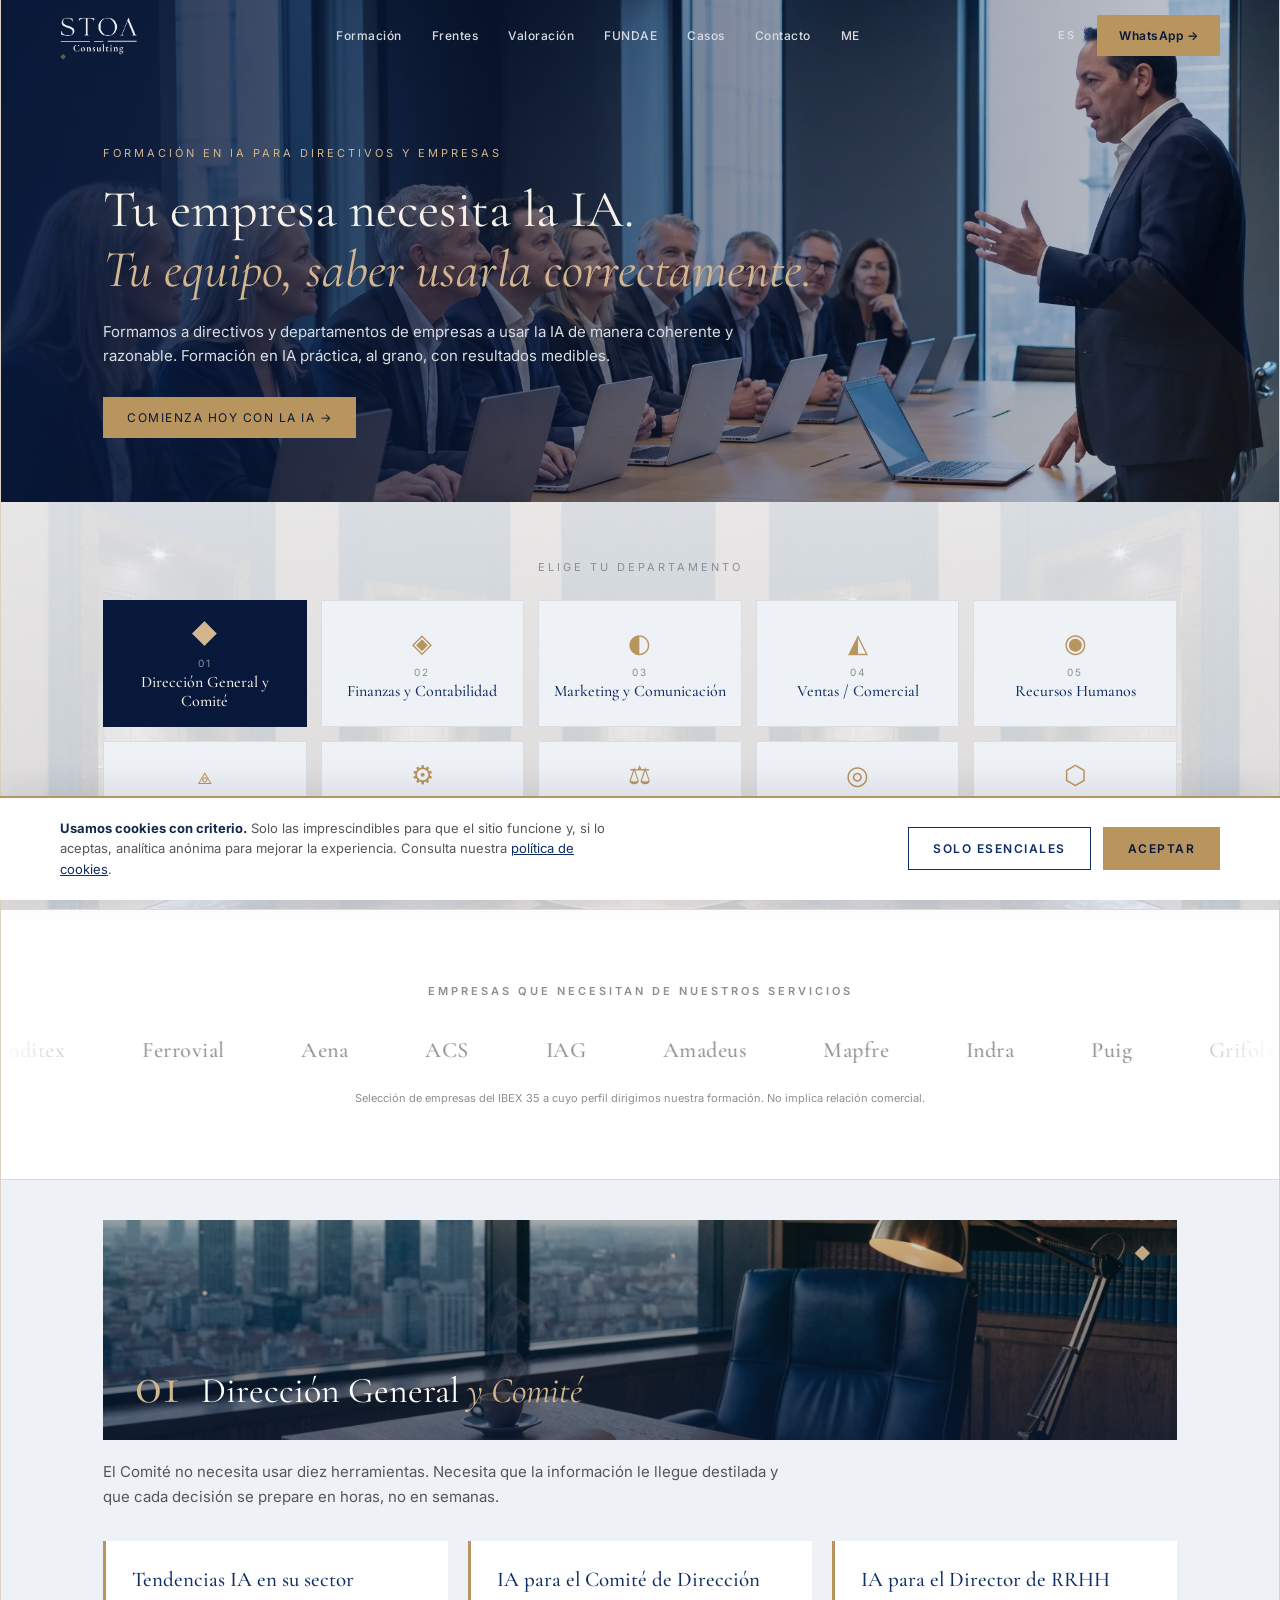
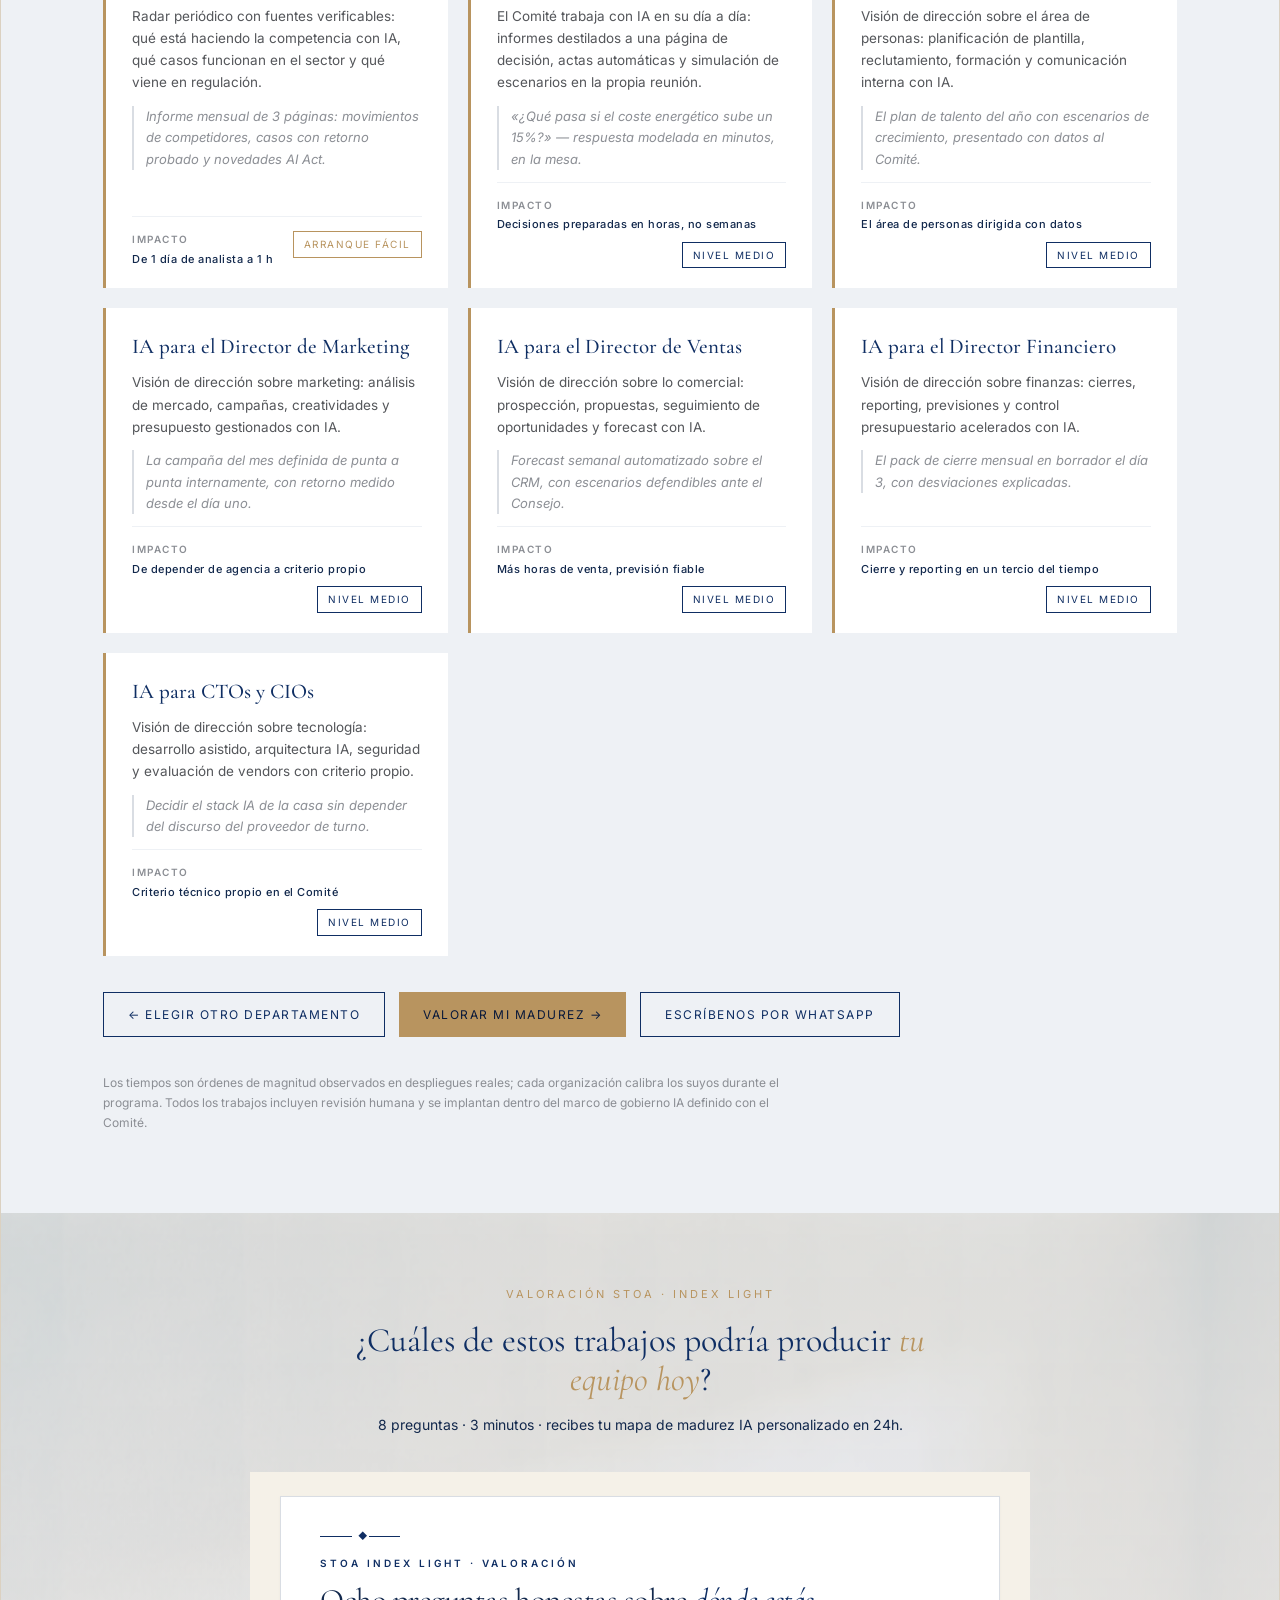
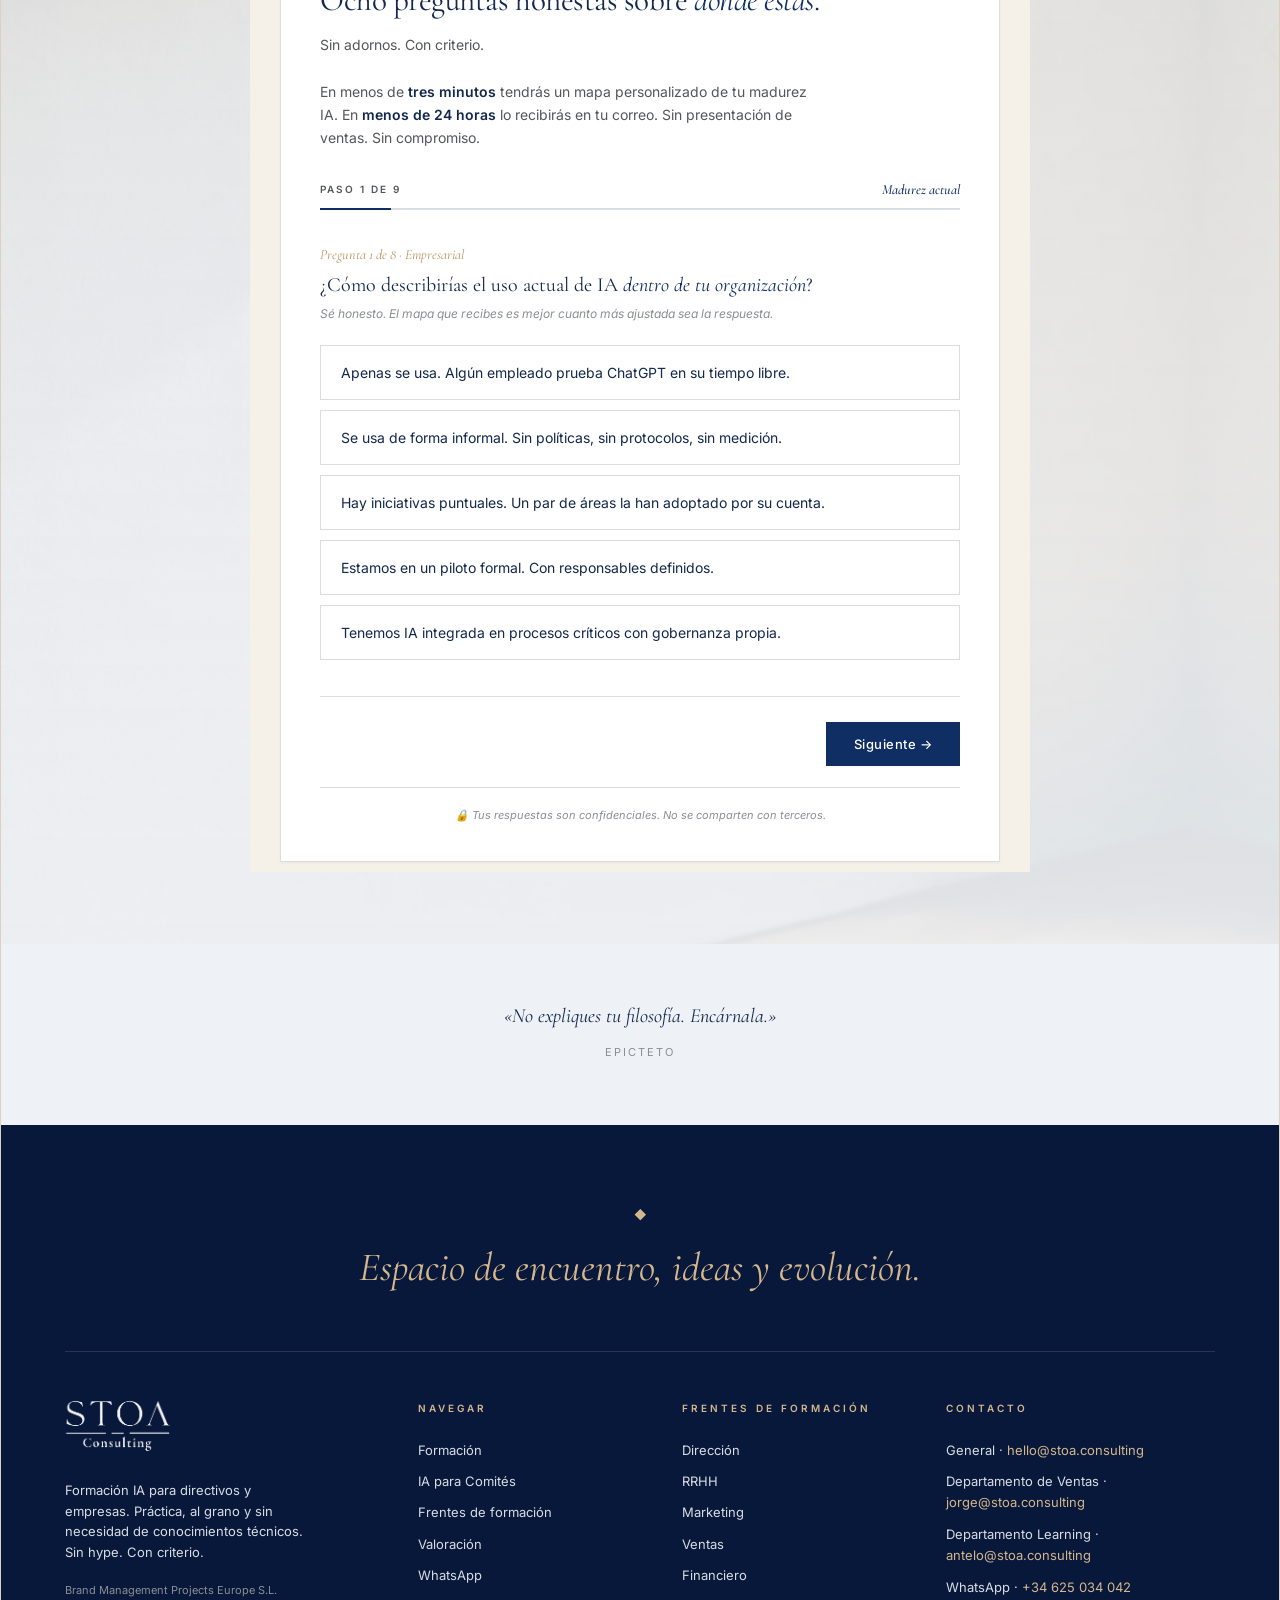
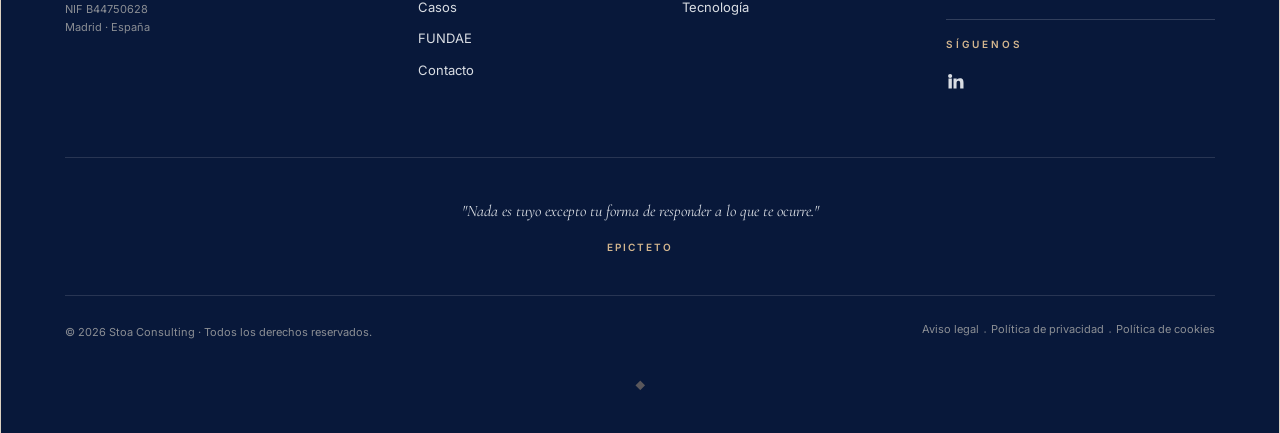
<file: index.html>
<!DOCTYPE html>
<html lang="es">
<head>
<meta charset="UTF-8">
<meta name="viewport" content="width=device-width, initial-scale=1.0">
<title>Stoa Consulting · Formación IA para Directivos y Empresas</title>
<link rel="canonical" href="https://www.stoa.consulting/">
<meta property="og:title" content="Stoa Consulting · Formación IA para Directivos y Empresas">
<meta property="og:description" content="Lo que la IA puede hacer hoy en cada departamento de tu empresa: trabajos concretos, herramienta y tiempo recuperado. Sin hype. Con criterio.">
<meta property="og:url" content="https://www.stoa.consulting/">
<meta property="og:type" content="website">
<meta name="description" content="61 trabajos concretos que la IA puede hacer hoy en cada departamento de tu empresa: qué obtienes, con qué herramienta y cuánto tiempo recupera. Sin hype. Con criterio.">
<link rel="preconnect" href="https://fonts.googleapis.com">
<link href="https://fonts.googleapis.com/css2?family=Cormorant+Garamond:ital,wght@0,400;0,500;1,400;1,500&family=Inter:wght@400;500;600&display=swap" rel="stylesheet">
<link rel="stylesheet" href="assets/stoa.css?v=20260728">
<style>
:root{
  --azul:#0F2E63; --azul-prof:#12284C; --azul-noche:#08183A;
  --crema:#F5F1E8; --bronze:#B8945F; --bronze-light:#D4B68E;
  --antracita:#54565A; --gris-medio:#8B8E94; --gris-claro:#D9DDE3;
  --niebla:#EEF1F5; --blanco:#FFFFFF;
  --serif:'Cormorant Garamond',Georgia,serif; --sans:'Inter',-apple-system,'Segoe UI',sans-serif;
}
*{margin:0;padding:0;box-sizing:border-box}
html{scroll-behavior:smooth}
body{font-family:var(--sans);color:var(--antracita);font-size:15px;line-height:1.65;
  background-color:var(--azul-noche);
  background-image:url("data:image/svg+xml,%3Csvg xmlns='http://www.w3.org/2000/svg' width='140' height='140'%3E%3Ctext x='35' y='42' font-size='22' fill='%23B8945F' fill-opacity='0.13' text-anchor='middle' font-family='serif'%3E%E2%97%86%3C/text%3E%3Ctext x='105' y='112' font-size='11' fill='%23B8945F' fill-opacity='0.10' text-anchor='middle' font-family='serif'%3E%E2%97%86%3C/text%3E%3C/svg%3E")}
.page{max-width:1480px;margin:0 auto;background:var(--niebla);position:relative;
  border-left:1px solid rgba(184,148,95,.35);border-right:1px solid rgba(184,148,95,.35);
  box-shadow:0 0 80px rgba(0,0,0,.5)}

/* ── HEADER SITIO ── */

/* ── HERO CON PORTADA ── */
.hero{position:relative;color:var(--crema);padding:calc(var(--header-h) + 72px) 8% 72px;overflow:hidden;background:linear-gradient(90deg,rgba(8,24,58,.92) 0%,rgba(8,24,58,.55) 48%,rgba(8,24,58,.22) 100%),url('assets/escenas/prog_hero_comite.webp?v=20260729') center 8%/cover no-repeat}
.hero::after{content:"◆";position:absolute;right:-40px;bottom:-90px;font-size:340px;color:var(--bronze);opacity:.08;line-height:1}
.eyebrow{font-size:11px;letter-spacing:3px;text-transform:uppercase;color:var(--bronze-light);margin-bottom:18px}
.hero h1{font-family:var(--serif);font-weight:400;font-size:clamp(30px,4.4vw,52px);line-height:1.15;max-width:820px}
.hero h1 em{font-style:italic;color:var(--bronze-light)}
.hero p{max-width:640px;margin-top:20px;font-size:15px;color:var(--gris-claro)}
.hero-cta{margin-top:36px}

/* ── HUB DE DEPARTAMENTOS (rejilla de accesos) ── */
.hub{position:relative;border-bottom:1px solid var(--gris-claro);padding:56px 8% 60px;background:linear-gradient(180deg,rgba(238,241,245,.90),rgba(238,241,245,.82)),url('assets/escenas/05_hub.webp') center/cover no-repeat}
.hub .hub-title{position:relative}
.hub-grid{position:relative}
.door{background:rgba(255,255,255,.94);backdrop-filter:blur(2px)}
.hub .hub-title{text-align:center;font-size:11px;letter-spacing:3px;text-transform:uppercase;color:var(--gris-medio);margin-bottom:24px}
.hub-grid{display:grid;grid-template-columns:repeat(5,1fr);gap:14px}
.door{background:var(--niebla);border:1px solid var(--gris-claro);border-radius:0;padding:20px 12px 16px;text-align:center;cursor:pointer;font-family:var(--sans);transition:border-color .2s,transform .2s,background .2s}
.door:hover{border-color:var(--bronze);transform:translateY(-2px)}
.door .ic{display:block;font-size:26px;color:var(--bronze);line-height:1;margin-bottom:10px}
.door .dn{display:block;font-size:10px;letter-spacing:2px;color:var(--gris-medio);margin-bottom:4px}
.door .nm{display:block;font-family:var(--serif);font-size:16px;font-weight:500;color:var(--azul);line-height:1.15}
.door.active{background:var(--azul-noche);border-color:var(--azul-noche)}
.door.active .nm{color:var(--crema)}
.door.active .ic{color:var(--bronze-light)}
@media(max-width:1000px){.hub-grid{grid-template-columns:repeat(3,1fr)}}
@media(max-width:560px){.hub-grid{grid-template-columns:repeat(2,1fr)}.hub{padding:28px 6% 32px}}

/* ── CARRUSEL DE LOGOS ── */
.logos{background:var(--blanco);padding:clamp(40px,7vw,72px) 0;overflow:hidden;border-bottom:1px solid var(--gris-claro)}
.logos-titulo{font-family:var(--sans);font-size:11px;letter-spacing:3px;text-transform:uppercase;font-weight:600;color:var(--gris-medio);margin:0 0 32px;text-align:center}
.logos-viewport{position:relative;overflow:hidden;-webkit-mask-image:linear-gradient(to right,transparent,#000 12%,#000 88%,transparent);mask-image:linear-gradient(to right,transparent,#000 12%,#000 88%,transparent)}
.logos-cinta{display:flex;align-items:center;gap:clamp(40px,6vw,80px);width:max-content;margin:0;padding:0;list-style:none;animation:logos-desplazar var(--duracion,40s) linear infinite;will-change:transform}
@keyframes logos-desplazar{from{transform:translate3d(0,0,0)}to{transform:translate3d(-50%,0,0)}}
.logos-viewport:hover .logos-cinta{animation-play-state:paused}
.logos-item{flex:none;display:flex;align-items:center}
.logos-item img{display:block;height:clamp(28px,4vw,40px);width:auto;object-fit:contain;filter:grayscale(1);opacity:.55;transition:filter .2s,opacity .2s}
.logos-item img:hover{filter:none;opacity:1}
.logos-item .logo-texto{font-family:var(--serif);font-size:clamp(17px,2.2vw,22px);font-weight:500;color:var(--gris-medio);letter-spacing:.5px;white-space:nowrap}

/* ── SECCIÓN DEPARTAMENTO ── */
main{padding:0 8% 80px}
.dept{display:none;padding-top:40px}
.dept.visible{display:block}
.dept-banner{position:relative;height:220px;background-size:cover;background-position:center;display:flex;align-items:flex-end;padding:28px 32px;margin-bottom:8px}
.dept-banner::before{content:"";position:absolute;inset:0;background:linear-gradient(180deg,rgba(8,24,58,.15),rgba(8,24,58,.62))}
.dept-banner .fil{position:absolute;top:20px;right:26px;color:var(--bronze-light);font-size:16px;opacity:.9}
.dept-banner-inner{position:relative;display:flex;align-items:baseline;gap:20px;flex-wrap:wrap}
.dept-num{font-family:var(--serif);font-size:56px;color:var(--bronze-light);line-height:1}
.dept-banner h2{font-family:var(--serif);font-weight:400;font-size:36px;color:var(--blanco);line-height:1.1}
.dept-banner h2 em{font-style:italic;color:var(--bronze-light)}
.dept-intro{max-width:680px;margin:20px 0 32px;color:var(--antracita)}

/* ── CARDS ── */
.grid{display:grid;grid-template-columns:repeat(auto-fill,minmax(340px,1fr));gap:20px}
.card{background:var(--blanco);border-left:3px solid var(--bronze);padding:26px 26px 20px;display:flex;flex-direction:column;gap:12px}
.card h3{font-family:var(--serif);font-weight:500;font-size:21px;color:var(--azul);line-height:1.2}
.card .que{font-size:13.5px;color:var(--antracita)}
.card .ej{font-size:13px;color:var(--gris-medio);border-left:2px solid var(--gris-claro);padding-left:12px;font-style:italic}
.meta{display:flex;flex-wrap:wrap;gap:8px 18px;margin-top:auto;padding-top:14px;border-top:1px solid var(--niebla);align-items:center}
.meta .m{font-size:11px;letter-spacing:.5px}
.meta .m b{display:block;font-size:10px;letter-spacing:1.5px;text-transform:uppercase;color:var(--gris-medio);font-weight:600;margin-bottom:2px}
.meta .m span{color:var(--azul-prof);font-weight:500}
.badge{font-size:10px;letter-spacing:1.5px;text-transform:uppercase;padding:4px 10px;border-radius:0;margin-left:auto;align-self:flex-start}
.badge.facil{border:1px solid var(--bronze);color:var(--bronze)}
.badge.media{border:1px solid var(--azul);color:var(--azul)}
.dept-cta{margin-top:36px;display:flex;gap:14px;flex-wrap:wrap}
.btn-primary{font-size:12px;letter-spacing:1.5px;text-transform:uppercase;text-decoration:none;color:var(--azul-noche);background:var(--bronze);padding:13px 24px;border-radius:0}
.btn-primary:hover{background:var(--bronze-light)}
.btn-ghost{font-size:12px;letter-spacing:1.5px;text-transform:uppercase;text-decoration:none;color:var(--azul);border:1px solid var(--azul);padding:12px 24px;border-radius:0}
.btn-ghost:hover{color:var(--bronze);border-color:var(--bronze)}
.nota{margin-top:36px;font-size:12px;color:var(--gris-medio);max-width:680px}

/* ── FORMULARIO ── */
.form-section{position:relative;background:linear-gradient(180deg,rgba(238,241,245,.82),rgba(238,241,245,.94)),url('assets/escenas/08_formulario.webp') center/cover no-repeat;padding:72px 8%}
.form-section .head{text-align:center;max-width:640px;margin:0 auto 36px}
.form-section h2{font-family:var(--serif);font-weight:400;font-size:34px;color:var(--azul);line-height:1.15}
.form-section h2 em{font-style:italic;color:var(--bronze)}
.form-section .head p{margin-top:14px;font-size:14px}
.form-embed{display:block;width:100%;max-width:780px;height:1000px;margin:0 auto;border:none;background:transparent}

/* ── QUOTE Y FOOTER ── */
.quote{margin:0 auto;max-width:620px;text-align:center;padding:56px 8% 64px}
.quote p{font-family:var(--serif);font-style:italic;font-size:20px;color:var(--azul-prof)}
.quote span{display:block;margin-top:10px;font-size:11px;letter-spacing:2px;text-transform:uppercase;color:var(--gris-medio)}
@media(max-width:640px){.hero{padding:64px 6% 48px}main{padding:0 6% 60px}.dept-banner{height:170px;padding:20px}.dept-banner h2{font-size:28px}.form-embed{height:1050px}}
@media(max-width:760px){.hero{background-position:74% 6%}}</style>
</head>
<body>
<div class="page">

<!-- ===== HEADER GLOBAL ===== -->
<header class="site-header">
  <a href="#" class="brand" aria-label="Stoa Consulting · Inicio">
    <img src="assets/stoa_logo.svg" class="brand-logo" alt="Stoa Consulting · Formación IA para Directivos y Empresas">
  </a>
  <nav class="site-nav" aria-label="Navegación principal">
    <a href="programas.html" class="nav-link">Formación</a>
    <div class="nav-item">
      <a href="#departamentos" class="nav-link">Frentes</a>
      <div class="nav-dropdown">
        <a href="#dept-direccion">Dirección</a>
        <a href="#dept-rrhh">RRHH</a>
        <a href="#dept-marketing">Marketing</a>
        <a href="#dept-ventas">Ventas</a>
        <a href="#dept-finanzas">Financiero</a>
        <a href="#dept-tecnologia">Tecnología</a>
      </div>
    </div>
    <a href="#valoracion" class="nav-link">Valoración</a>
    <a href="fundae.html" class="nav-link">FUNDAE</a>
    <a href="casos.html" class="nav-link">Casos</a>
    <a href="contacto.html" class="nav-link">Contacto</a>
    <a href="https://www.jmantelo.es" class="nav-link nav-me" target="_blank" rel="noopener" title="Jose Manuel Antelo - jmantelo.es">ME</a>
  </nav>
  <div class="header-right">
    <span class="lang">ES</span>
    <a href="https://wa.me/34625034042?text=Hello%20STOA%20quiero%20m%C3%A1s%20informaci%C3%B3n" class="header-cta" target="_blank" rel="noopener">WhatsApp →</a>
    <button class="hamburger" aria-label="Abrir menú"><span></span><span></span><span></span></button>
  </div>
</header>

<!-- ===== DRAWER MÓVIL ===== -->
<div class="drawer-overlay"></div>
<aside class="drawer" aria-label="Menú móvil">
  <button class="drawer-close" aria-label="Cerrar menú">&times;</button>
  <a href="programas.html">Formación</a>
  <a href="#valoracion">Valoración</a>
  <a href="fundae.html">FUNDAE</a>
  <a href="casos.html">Casos</a>
  <a href="contacto.html">Contacto</a>
  <a href="https://www.jmantelo.es" target="_blank" rel="noopener" title="Jose Manuel Antelo - jmantelo.es">ME</a>
  <div class="drawer-section">Frentes de formación</div>
  <a href="#dept-direccion">Dirección</a>
  <a href="#dept-rrhh">RRHH</a>
  <a href="#dept-marketing">Marketing</a>
  <a href="#dept-ventas">Ventas</a>
  <a href="#dept-finanzas">Financiero</a>
  <a href="#dept-tecnologia">Tecnología</a>
  <a href="https://cal.com/stoa-consulting-1e59mq/30min" class="drawer-cta" target="_blank" rel="noopener">Agendar Stoa Call →</a>
</aside>

<section class="hero">
  <div class="eyebrow">Formación en IA para Directivos y Empresas</div>
  <h1>Tu empresa necesita la IA.<br><em>Tu equipo, saber usarla correctamente.</em></h1>
  <p>Formamos a directivos y departamentos de empresas a usar la IA de manera coherente y razonable. Formación en IA práctica, al grano, con resultados medibles.</p>
  <div class="hero-cta">
    <a class="btn-primary" href="#departamentos">Comienza hoy con la IA →</a>
  </div>
</section>

<section class="hub" id="departamentos">
  <div class="hub-title">Elige tu departamento</div>
  <div class="hub-grid" id="hub"></div>
</section>

<!-- ===== CARRUSEL DE LOGOS (CSS puro, sin JS) ===== -->
<section class="logos" aria-labelledby="logos-titulo">
  <h2 id="logos-titulo" class="logos-titulo">Empresas que necesitan de nuestros servicios</h2>
  <div class="logos-viewport">
    <ul class="logos-cinta" id="logos-cinta" style="--duracion:56s"></ul>
  </div>
  <p style="text-align:center;font-size:11px;color:var(--gris-medio);margin:20px 24px 0;">Selección de empresas del IBEX 35 a cuyo perfil dirigimos nuestra formación. No implica relación comercial.</p>
</section>

<main id="main"></main>

<section class="form-section" id="valoracion">
  <div class="head">
    <div class="eyebrow" style="color:var(--bronze)">Valoración Stoa · Index Light</div>
    <h2>¿Cuáles de estos trabajos podría producir <em>tu equipo hoy</em>?</h2>
    <p>8 preguntas · 3 minutos · recibes tu mapa de madurez IA personalizado en 24h.</p>
  </div>
  <iframe class="form-embed" title="Valoración Stoa Index Light" srcdoc="&lt;!DOCTYPE html&gt;
&lt;html lang=&quot;es&quot;&gt;
&lt;head&gt;
&lt;meta charset=&quot;UTF-8&quot;&gt;
&lt;meta name=&quot;viewport&quot; content=&quot;width=device-width, initial-scale=1.0&quot;&gt;
&lt;title&gt;Valoración Stoa · Tu madurez IA en 8 preguntas&lt;/title&gt;
&lt;meta name=&quot;description&quot; content=&quot;Valoración Stoa Index Light · 8 preguntas · 3 minutos · mapa personalizado en 24h.&quot;&gt;
&lt;link rel=&quot;preconnect&quot; href=&quot;https://fonts.googleapis.com&quot;&gt;
&lt;link rel=&quot;preconnect&quot; href=&quot;https://fonts.gstatic.com&quot; crossorigin&gt;
&lt;link href=&quot;https://fonts.googleapis.com/css2?family=Cormorant+Garamond:ital,wght@0,400;0,500;1,400;1,500&amp;family=Inter:wght@300;400;500;600;700&amp;display=swap&quot; rel=&quot;stylesheet&quot;&gt;
&lt;style&gt;
:root {
  --azul-stoa: #0F2E63;
  --azul-profundo: #12284C;
  --azul-noche: #08183A;
  --crema: #F5F1E8;
  --bronze: #B8945F;
  --bronze-light: #D4B68E;
  --gris-antracita: #54565A;
  --gris-medio: #8B8E94;
  --gris-claro: #D9DDE3;
  --gris-niebla: #EEF1F5;
  --blanco: #FFFFFF;
  --ok: #2D7A5F;
  --bad: #A8332A;
  --serif: &#x27;Cormorant Garamond&#x27;, Georgia, serif;
  --sans: &#x27;Inter&#x27;, -apple-system, &#x27;Segoe UI&#x27;, sans-serif;
}
* { margin: 0; padding: 0; box-sizing: border-box; }
body {
  font-family: var(--sans);
  background: var(--crema);
  color: var(--azul-profundo);
  min-height: 100vh;
  display: flex;
  align-items: center;
  justify-content: center;
  padding: 24px;
  -webkit-font-smoothing: antialiased;
}

/* CONTAINER */
.form-wrapper {
  width: 100%;
  max-width: 720px;
  background: var(--blanco);
  border: 1px solid var(--gris-claro);
  padding: clamp(32px, 5vw, 64px);
  position: relative;
  box-shadow: 0 1px 3px rgba(0,0,0,0.04);
}

/* FILIGRANA */
.filigree {
  width: 80px;
  height: 1px;
  background: linear-gradient(90deg, var(--azul-stoa) 0 32px, transparent 32px 48px, var(--azul-stoa) 48px 80px);
  position: relative;
  margin-bottom: 20px;
}
.filigree::before {
  content: &#x27;◆&#x27;;
  position: absolute;
  top: -6px;
  left: 36px;
  font-size: 9px;
  color: var(--azul-stoa);
  background: var(--blanco);
  padding: 0 2px;
}

/* HEADER */
.eyebrow {
  font-family: var(--sans);
  font-size: 10px;
  letter-spacing: 3px;
  text-transform: uppercase;
  color: var(--azul-stoa);
  font-weight: 600;
  margin-bottom: 14px;
}
.form-title {
  font-family: var(--serif);
  font-size: clamp(28px, 4vw, 38px);
  font-weight: 400;
  line-height: 1.1;
  letter-spacing: -0.015em;
  margin-bottom: 16px;
}
.form-title em {
  font-style: italic;
  color: var(--azul-stoa);
}
.form-intro {
  font-size: 14px;
  line-height: 1.65;
  color: var(--gris-antracita);
  margin-bottom: 32px;
  max-width: 56ch;
}
.form-intro strong {
  color: var(--azul-profundo);
  font-weight: 600;
}

/* PROGRESS */
.progress-container { margin-bottom: 36px; }
.progress-label {
  font-size: 10px;
  letter-spacing: 2px;
  text-transform: uppercase;
  color: var(--gris-antracita);
  font-weight: 600;
  margin-bottom: 10px;
  display: flex;
  justify-content: space-between;
  align-items: center;
}
.progress-label em { font-style: italic; color: var(--azul-stoa); font-weight: 500; text-transform: none; letter-spacing: 0; font-family: var(--serif); font-size: 14px; }
.progress-bar {
  width: 100%;
  height: 2px;
  background: var(--gris-claro);
  position: relative;
}
.progress-fill {
  height: 100%;
  background: var(--azul-stoa);
  transition: width 0.5s cubic-bezier(0.65, 0, 0.35, 1);
  width: 11%;
}

/* QUESTIONS */
.question {
  display: none;
}
.question.active { display: block; animation: fadeIn 0.4s ease; }
@keyframes fadeIn { from { opacity: 0; transform: translateY(8px); } to { opacity: 1; transform: translateY(0); } }
.question-num {
  font-family: var(--serif);
  font-style: italic;
  font-size: 14px;
  color: var(--bronze);
  margin-bottom: 10px;
}
.question-text {
  font-family: var(--serif);
  font-size: clamp(20px, 2.5vw, 26px);
  font-weight: 400;
  line-height: 1.25;
  color: var(--azul-profundo);
  margin-bottom: 8px;
}
.question-text em { font-style: italic; color: var(--azul-stoa); }
.question-hint {
  font-size: 12px;
  color: var(--gris-medio);
  font-style: italic;
  margin-bottom: 24px;
}

/* OPTIONS */
.options { list-style: none; }
.option {
  display: block;
  margin-bottom: 10px;
}
.option input[type=&quot;radio&quot;], .option input[type=&quot;checkbox&quot;] {
  position: absolute;
  opacity: 0;
  pointer-events: none;
}
.option label {
  display: block;
  padding: 16px 20px;
  border: 1px solid var(--gris-claro);
  background: var(--blanco);
  cursor: pointer;
  transition: all 0.2s ease;
  font-size: 14px;
  line-height: 1.5;
  color: var(--azul-profundo);
}
.option label:hover {
  border-color: var(--azul-stoa);
  background: var(--gris-niebla);
}
.option input[type=&quot;radio&quot;]:checked + label,
.option input[type=&quot;checkbox&quot;]:checked + label {
  border-color: var(--azul-stoa);
  background: var(--azul-stoa);
  color: var(--blanco);
}

/* TEXT INPUTS */
.text-field { margin-bottom: 14px; }
.text-field label {
  display: block;
  font-size: 10px;
  letter-spacing: 2px;
  text-transform: uppercase;
  color: var(--gris-antracita);
  font-weight: 600;
  margin-bottom: 6px;
}
.text-field input, .text-field select {
  width: 100%;
  padding: 14px 16px;
  border: 1px solid var(--gris-claro);
  background: var(--blanco);
  font-family: var(--sans);
  font-size: 14px;
  color: var(--azul-profundo);
  transition: border-color 0.2s;
}
.text-field input:focus, .text-field select:focus {
  outline: none;
  border-color: var(--azul-stoa);
}
.text-field .field-grid {
  display: grid;
  grid-template-columns: 1fr 1fr;
  gap: 14px;
}

/* TRANSITION TEXT */
.transition-block {
  background: var(--gris-niebla);
  padding: 18px 22px;
  border-left: 3px solid var(--bronze);
  font-family: var(--serif);
  font-style: italic;
  font-size: 16px;
  color: var(--azul-profundo);
  margin-bottom: 24px;
  line-height: 1.5;
}

/* NAVIGATION */
.nav-buttons {
  display: flex;
  justify-content: space-between;
  align-items: center;
  margin-top: 36px;
  padding-top: 24px;
  border-top: 1px solid var(--gris-claro);
  flex-wrap: wrap;
  gap: 12px;
}
.btn {
  padding: 14px 28px;
  font-family: var(--sans);
  font-size: 13px;
  font-weight: 500;
  letter-spacing: 0.5px;
  cursor: pointer;
  border: none;
  transition: all 0.2s;
}
.btn-primary {
  background: var(--azul-stoa);
  color: var(--blanco);
}
.btn-primary:hover {
  background: var(--azul-profundo);
}
.btn-primary:disabled {
  opacity: 0.4;
  cursor: not-allowed;
}
.btn-ghost {
  background: transparent;
  color: var(--gris-antracita);
  border: 1px solid var(--gris-claro);
}
.btn-ghost:hover {
  border-color: var(--azul-stoa);
  color: var(--azul-stoa);
}

/* CONFIDENCE FOOTER */
.confidence {
  margin-top: 20px;
  padding-top: 20px;
  border-top: 1px solid var(--gris-claro);
  font-size: 11px;
  color: var(--gris-medio);
  font-style: italic;
  text-align: center;
}

/* SUCCESS SCREEN */
.success-screen {
  display: none;
  text-align: center;
  padding: 40px 0;
}
.success-screen.visible { display: block; animation: fadeIn 0.6s ease; }
.success-icon {
  font-family: var(--serif);
  font-size: 56px;
  font-weight: 300;
  color: var(--azul-stoa);
  margin-bottom: 20px;
}
.success-title {
  font-family: var(--serif);
  font-size: clamp(28px, 4vw, 42px);
  font-weight: 400;
  line-height: 1.1;
  margin-bottom: 16px;
  color: var(--azul-profundo);
}
.success-title em {
  font-style: italic;
  color: var(--azul-stoa);
}
.success-text {
  font-size: 14px;
  line-height: 1.7;
  color: var(--gris-antracita);
  max-width: 50ch;
  margin: 0 auto 28px;
}

/* LOADING */
.loading {
  display: none;
  text-align: center;
  padding: 40px 0;
}
.loading.visible { display: block; }
.loading-spinner {
  display: inline-block;
  width: 40px;
  height: 40px;
  border: 2px solid var(--gris-claro);
  border-top-color: var(--azul-stoa);
  border-radius: 50%;
  animation: spin 0.9s linear infinite;
  margin-bottom: 16px;
}
@keyframes spin { to { transform: rotate(360deg); } }
.loading-text { color: var(--gris-antracita); font-size: 13px; font-style: italic; }

/* ERROR */
.error-msg {
  display: none;
  background: rgba(168,51,42,0.06);
  border-left: 3px solid var(--bad);
  padding: 14px 18px;
  margin-top: 16px;
  font-size: 13px;
  color: var(--bad);
}
.error-msg.visible { display: block; }

@media (max-width: 640px) {
  .form-wrapper { padding: 28px 22px; }
  .text-field .field-grid { grid-template-columns: 1fr; }
  .nav-buttons { flex-direction: column-reverse; align-items: stretch; }
  .btn { width: 100%; }
}
&lt;/style&gt;
&lt;/head&gt;
&lt;body&gt;

&lt;div class=&quot;form-wrapper&quot; id=&quot;form-wrapper&quot;&gt;

  &lt;!-- HEADER --&gt;
  &lt;div class=&quot;filigree&quot;&gt;&lt;/div&gt;
  &lt;div class=&quot;eyebrow&quot;&gt;STOA INDEX LIGHT · VALORACIÓN&lt;/div&gt;
  &lt;h1 class=&quot;form-title&quot;&gt;Ocho preguntas honestas sobre &lt;em&gt;dónde estás&lt;/em&gt;.&lt;/h1&gt;
  &lt;p class=&quot;form-intro&quot;&gt;
    Sin adornos. Con criterio.
    &lt;br&gt;&lt;br&gt;
    En menos de &lt;strong&gt;tres minutos&lt;/strong&gt; tendrás un mapa personalizado de tu madurez IA.
    En &lt;strong&gt;menos de 24 horas&lt;/strong&gt; lo recibirás en tu correo.
    Sin presentación de ventas. Sin compromiso.
  &lt;/p&gt;

  &lt;!-- PROGRESS --&gt;
  &lt;div class=&quot;progress-container&quot;&gt;
    &lt;div class=&quot;progress-label&quot;&gt;
      &lt;span id=&quot;progress-num&quot;&gt;Paso 1 de 9&lt;/span&gt;
      &lt;em id=&quot;progress-tag&quot;&gt;Madurez actual&lt;/em&gt;
    &lt;/div&gt;
    &lt;div class=&quot;progress-bar&quot;&gt;
      &lt;div class=&quot;progress-fill&quot; id=&quot;progress-fill&quot;&gt;&lt;/div&gt;
    &lt;/div&gt;
  &lt;/div&gt;

  &lt;!-- FORM --&gt;
  &lt;form id=&quot;valoracion-form&quot; onsubmit=&quot;return false;&quot;&gt;

    &lt;!-- Q1 --&gt;
    &lt;div class=&quot;question active&quot; data-step=&quot;1&quot; data-tag=&quot;Madurez actual&quot;&gt;
      &lt;div class=&quot;question-num&quot;&gt;Pregunta 1 de 8 · Empresarial&lt;/div&gt;
      &lt;h2 class=&quot;question-text&quot;&gt;¿Cómo describirías el uso actual de IA &lt;em&gt;dentro de tu organización&lt;/em&gt;?&lt;/h2&gt;
      &lt;p class=&quot;question-hint&quot;&gt;Sé honesto. El mapa que recibes es mejor cuanto más ajustada sea la respuesta.&lt;/p&gt;
      &lt;ul class=&quot;options&quot;&gt;
        &lt;li class=&quot;option&quot;&gt;&lt;input type=&quot;radio&quot; name=&quot;q1&quot; value=&quot;1&quot; id=&quot;q1-1&quot;&gt;&lt;label for=&quot;q1-1&quot;&gt;Apenas se usa. Algún empleado prueba ChatGPT en su tiempo libre.&lt;/label&gt;&lt;/li&gt;
        &lt;li class=&quot;option&quot;&gt;&lt;input type=&quot;radio&quot; name=&quot;q1&quot; value=&quot;2&quot; id=&quot;q1-2&quot;&gt;&lt;label for=&quot;q1-2&quot;&gt;Se usa de forma informal. Sin políticas, sin protocolos, sin medición.&lt;/label&gt;&lt;/li&gt;
        &lt;li class=&quot;option&quot;&gt;&lt;input type=&quot;radio&quot; name=&quot;q1&quot; value=&quot;3&quot; id=&quot;q1-3&quot;&gt;&lt;label for=&quot;q1-3&quot;&gt;Hay iniciativas puntuales. Un par de áreas la han adoptado por su cuenta.&lt;/label&gt;&lt;/li&gt;
        &lt;li class=&quot;option&quot;&gt;&lt;input type=&quot;radio&quot; name=&quot;q1&quot; value=&quot;4&quot; id=&quot;q1-4&quot;&gt;&lt;label for=&quot;q1-4&quot;&gt;Estamos en un piloto formal. Con responsables definidos.&lt;/label&gt;&lt;/li&gt;
        &lt;li class=&quot;option&quot;&gt;&lt;input type=&quot;radio&quot; name=&quot;q1&quot; value=&quot;5&quot; id=&quot;q1-5&quot;&gt;&lt;label for=&quot;q1-5&quot;&gt;Tenemos IA integrada en procesos críticos con gobernanza propia.&lt;/label&gt;&lt;/li&gt;
      &lt;/ul&gt;
    &lt;/div&gt;

    &lt;!-- Q2 --&gt;
    &lt;div class=&quot;question&quot; data-step=&quot;2&quot; data-tag=&quot;Política institucional&quot;&gt;
      &lt;div class=&quot;question-num&quot;&gt;Pregunta 2 de 8 · Empresarial&lt;/div&gt;
      &lt;h2 class=&quot;question-text&quot;&gt;¿Tu empresa tiene una &lt;em&gt;política formal&lt;/em&gt; de uso responsable de IA?&lt;/h2&gt;
      &lt;ul class=&quot;options&quot;&gt;
        &lt;li class=&quot;option&quot;&gt;&lt;input type=&quot;radio&quot; name=&quot;q2&quot; value=&quot;1&quot; id=&quot;q2-1&quot;&gt;&lt;label for=&quot;q2-1&quot;&gt;No. Nadie ha planteado el tema en serio.&lt;/label&gt;&lt;/li&gt;
        &lt;li class=&quot;option&quot;&gt;&lt;input type=&quot;radio&quot; name=&quot;q2&quot; value=&quot;2&quot; id=&quot;q2-2&quot;&gt;&lt;label for=&quot;q2-2&quot;&gt;No. Lo hemos hablado pero no hay nada escrito.&lt;/label&gt;&lt;/li&gt;
        &lt;li class=&quot;option&quot;&gt;&lt;input type=&quot;radio&quot; name=&quot;q2&quot; value=&quot;3&quot; id=&quot;q2-3&quot;&gt;&lt;label for=&quot;q2-3&quot;&gt;Hay un borrador en curso, sin aprobar.&lt;/label&gt;&lt;/li&gt;
        &lt;li class=&quot;option&quot;&gt;&lt;input type=&quot;radio&quot; name=&quot;q2&quot; value=&quot;4&quot; id=&quot;q2-4&quot;&gt;&lt;label for=&quot;q2-4&quot;&gt;Sí, pero no se está aplicando con disciplina.&lt;/label&gt;&lt;/li&gt;
        &lt;li class=&quot;option&quot;&gt;&lt;input type=&quot;radio&quot; name=&quot;q2&quot; value=&quot;5&quot; id=&quot;q2-5&quot;&gt;&lt;label for=&quot;q2-5&quot;&gt;Sí, aprobada por dirección y aplicada con seguimiento.&lt;/label&gt;&lt;/li&gt;
      &lt;/ul&gt;
    &lt;/div&gt;

    &lt;!-- Q3 --&gt;
    &lt;div class=&quot;question&quot; data-step=&quot;3&quot; data-tag=&quot;Shadow AI&quot;&gt;
      &lt;div class=&quot;question-num&quot;&gt;Pregunta 3 de 8 · Empresarial&lt;/div&gt;
      &lt;h2 class=&quot;question-text&quot;&gt;¿Tienes certeza de que &lt;em&gt;ningún empleado&lt;/em&gt; está introduciendo información confidencial de la empresa en herramientas IA gratuitas?&lt;/h2&gt;
      &lt;p class=&quot;question-hint&quot;&gt;Datos de clientes, finanzas, RRHH, contratos…&lt;/p&gt;
      &lt;ul class=&quot;options&quot;&gt;
        &lt;li class=&quot;option&quot;&gt;&lt;input type=&quot;radio&quot; name=&quot;q3&quot; value=&quot;1&quot; id=&quot;q3-1&quot;&gt;&lt;label for=&quot;q3-1&quot;&gt;Estoy seguro de que sí está pasando.&lt;/label&gt;&lt;/li&gt;
        &lt;li class=&quot;option&quot;&gt;&lt;input type=&quot;radio&quot; name=&quot;q3&quot; value=&quot;2&quot; id=&quot;q3-2&quot;&gt;&lt;label for=&quot;q3-2&quot;&gt;Sospecho que sí pasa, pero no lo he confirmado.&lt;/label&gt;&lt;/li&gt;
        &lt;li class=&quot;option&quot;&gt;&lt;input type=&quot;radio&quot; name=&quot;q3&quot; value=&quot;3&quot; id=&quot;q3-3&quot;&gt;&lt;label for=&quot;q3-3&quot;&gt;Probablemente no pasa, pero no tenemos forma de saberlo.&lt;/label&gt;&lt;/li&gt;
        &lt;li class=&quot;option&quot;&gt;&lt;input type=&quot;radio&quot; name=&quot;q3&quot; value=&quot;4&quot; id=&quot;q3-4&quot;&gt;&lt;label for=&quot;q3-4&quot;&gt;Tenemos protocolos que lo limitan, aunque no auditados.&lt;/label&gt;&lt;/li&gt;
        &lt;li class=&quot;option&quot;&gt;&lt;input type=&quot;radio&quot; name=&quot;q3&quot; value=&quot;5&quot; id=&quot;q3-5&quot;&gt;&lt;label for=&quot;q3-5&quot;&gt;Está controlado y auditado.&lt;/label&gt;&lt;/li&gt;
      &lt;/ul&gt;
    &lt;/div&gt;

    &lt;!-- Q4 --&gt;
    &lt;div class=&quot;question&quot; data-step=&quot;4&quot; data-tag=&quot;Prioridad comité&quot;&gt;
      &lt;div class=&quot;question-num&quot;&gt;Pregunta 4 de 8 · Empresarial&lt;/div&gt;
      &lt;h2 class=&quot;question-text&quot;&gt;¿Cuál es la prioridad estratégica de la IA en tu comité de dirección en los &lt;em&gt;próximos 12 meses&lt;/em&gt;?&lt;/h2&gt;
      &lt;ul class=&quot;options&quot;&gt;
        &lt;li class=&quot;option&quot;&gt;&lt;input type=&quot;radio&quot; name=&quot;q4&quot; value=&quot;1&quot; id=&quot;q4-1&quot;&gt;&lt;label for=&quot;q4-1&quot;&gt;No está en la agenda del comité.&lt;/label&gt;&lt;/li&gt;
        &lt;li class=&quot;option&quot;&gt;&lt;input type=&quot;radio&quot; name=&quot;q4&quot; value=&quot;2&quot; id=&quot;q4-2&quot;&gt;&lt;label for=&quot;q4-2&quot;&gt;Está en la agenda pero como tema secundario.&lt;/label&gt;&lt;/li&gt;
        &lt;li class=&quot;option&quot;&gt;&lt;input type=&quot;radio&quot; name=&quot;q4&quot; value=&quot;3&quot; id=&quot;q4-3&quot;&gt;&lt;label for=&quot;q4-3&quot;&gt;Es uno de los 3-5 temas principales.&lt;/label&gt;&lt;/li&gt;
        &lt;li class=&quot;option&quot;&gt;&lt;input type=&quot;radio&quot; name=&quot;q4&quot; value=&quot;4&quot; id=&quot;q4-4&quot;&gt;&lt;label for=&quot;q4-4&quot;&gt;Es el tema número uno este año.&lt;/label&gt;&lt;/li&gt;
        &lt;li class=&quot;option&quot;&gt;&lt;input type=&quot;radio&quot; name=&quot;q4&quot; value=&quot;5&quot; id=&quot;q4-5&quot;&gt;&lt;label for=&quot;q4-5&quot;&gt;Tenemos presupuesto aprobado y un responsable dedicado.&lt;/label&gt;&lt;/li&gt;
      &lt;/ul&gt;
    &lt;/div&gt;

    &lt;!-- TRANSITION --&gt;
    &lt;div class=&quot;question&quot; data-step=&quot;5&quot; data-tag=&quot;Tú como decisor&quot;&gt;
      &lt;div class=&quot;transition-block&quot;&gt;
        Ahora, tres preguntas sobre ti. El mapa es más útil cuando incluye al decisor.
      &lt;/div&gt;

      &lt;div class=&quot;question-num&quot;&gt;Pregunta 5 de 8 · Personal&lt;/div&gt;
      &lt;h2 class=&quot;question-text&quot;&gt;¿Con qué frecuencia usas herramientas de IA &lt;em&gt;tú personalmente&lt;/em&gt; en tu trabajo?&lt;/h2&gt;
      &lt;ul class=&quot;options&quot;&gt;
        &lt;li class=&quot;option&quot;&gt;&lt;input type=&quot;radio&quot; name=&quot;q5&quot; value=&quot;1&quot; id=&quot;q5-1&quot;&gt;&lt;label for=&quot;q5-1&quot;&gt;Nunca o casi nunca.&lt;/label&gt;&lt;/li&gt;
        &lt;li class=&quot;option&quot;&gt;&lt;input type=&quot;radio&quot; name=&quot;q5&quot; value=&quot;2&quot; id=&quot;q5-2&quot;&gt;&lt;label for=&quot;q5-2&quot;&gt;Algunas veces al mes.&lt;/label&gt;&lt;/li&gt;
        &lt;li class=&quot;option&quot;&gt;&lt;input type=&quot;radio&quot; name=&quot;q5&quot; value=&quot;3&quot; id=&quot;q5-3&quot;&gt;&lt;label for=&quot;q5-3&quot;&gt;Algunas veces a la semana.&lt;/label&gt;&lt;/li&gt;
        &lt;li class=&quot;option&quot;&gt;&lt;input type=&quot;radio&quot; name=&quot;q5&quot; value=&quot;4&quot; id=&quot;q5-4&quot;&gt;&lt;label for=&quot;q5-4&quot;&gt;Varias veces al día.&lt;/label&gt;&lt;/li&gt;
        &lt;li class=&quot;option&quot;&gt;&lt;input type=&quot;radio&quot; name=&quot;q5&quot; value=&quot;5&quot; id=&quot;q5-5&quot;&gt;&lt;label for=&quot;q5-5&quot;&gt;Es parte estructural de cómo trabajo.&lt;/label&gt;&lt;/li&gt;
      &lt;/ul&gt;
    &lt;/div&gt;

    &lt;!-- Q6 --&gt;
    &lt;div class=&quot;question&quot; data-step=&quot;6&quot; data-tag=&quot;Confianza criterio&quot;&gt;
      &lt;div class=&quot;question-num&quot;&gt;Pregunta 6 de 8 · Personal&lt;/div&gt;
      &lt;h2 class=&quot;question-text&quot;&gt;¿Cómo de cómodo te sientes &lt;em&gt;evaluando si una propuesta técnica&lt;/em&gt; relacionada con IA tiene sentido o no?&lt;/h2&gt;
      &lt;ul class=&quot;options&quot;&gt;
        &lt;li class=&quot;option&quot;&gt;&lt;input type=&quot;radio&quot; name=&quot;q6&quot; value=&quot;1&quot; id=&quot;q6-1&quot;&gt;&lt;label for=&quot;q6-1&quot;&gt;Muy poco cómodo. Dependo totalmente del CTO o consultores externos.&lt;/label&gt;&lt;/li&gt;
        &lt;li class=&quot;option&quot;&gt;&lt;input type=&quot;radio&quot; name=&quot;q6&quot; value=&quot;2&quot; id=&quot;q6-2&quot;&gt;&lt;label for=&quot;q6-2&quot;&gt;Poco cómodo. Entiendo lo básico pero me pierdo en los detalles.&lt;/label&gt;&lt;/li&gt;
        &lt;li class=&quot;option&quot;&gt;&lt;input type=&quot;radio&quot; name=&quot;q6&quot; value=&quot;3&quot; id=&quot;q6-3&quot;&gt;&lt;label for=&quot;q6-3&quot;&gt;Razonablemente cómodo. Puedo hacer preguntas pertinentes.&lt;/label&gt;&lt;/li&gt;
        &lt;li class=&quot;option&quot;&gt;&lt;input type=&quot;radio&quot; name=&quot;q6&quot; value=&quot;4&quot; id=&quot;q6-4&quot;&gt;&lt;label for=&quot;q6-4&quot;&gt;Cómodo. Puedo desafiar propuestas con criterio.&lt;/label&gt;&lt;/li&gt;
        &lt;li class=&quot;option&quot;&gt;&lt;input type=&quot;radio&quot; name=&quot;q6&quot; value=&quot;5&quot; id=&quot;q6-5&quot;&gt;&lt;label for=&quot;q6-5&quot;&gt;Muy cómodo. Soy yo quien lidera la conversación técnica.&lt;/label&gt;&lt;/li&gt;
      &lt;/ul&gt;
    &lt;/div&gt;

    &lt;!-- Q7 --&gt;
    &lt;div class=&quot;question&quot; data-step=&quot;7&quot; data-tag=&quot;Preocupación&quot;&gt;
      &lt;div class=&quot;question-num&quot;&gt;Pregunta 7 de 8 · Personal&lt;/div&gt;
      &lt;h2 class=&quot;question-text&quot;&gt;Cuando piensas en IA en tu empresa, &lt;em&gt;¿qué te preocupa más?&lt;/em&gt;&lt;/h2&gt;
      &lt;p class=&quot;question-hint&quot;&gt;Elige una.&lt;/p&gt;
      &lt;ul class=&quot;options&quot;&gt;
        &lt;li class=&quot;option&quot;&gt;&lt;input type=&quot;radio&quot; name=&quot;q7&quot; value=&quot;competencia&quot; id=&quot;q7-1&quot;&gt;&lt;label for=&quot;q7-1&quot;&gt;Quedarme atrás respecto a la competencia.&lt;/label&gt;&lt;/li&gt;
        &lt;li class=&quot;option&quot;&gt;&lt;input type=&quot;radio&quot; name=&quot;q7&quot; value=&quot;adaptacion&quot; id=&quot;q7-2&quot;&gt;&lt;label for=&quot;q7-2&quot;&gt;Que mi equipo no sepa adaptarse.&lt;/label&gt;&lt;/li&gt;
        &lt;li class=&quot;option&quot;&gt;&lt;input type=&quot;radio&quot; name=&quot;q7&quot; value=&quot;regulatorio&quot; id=&quot;q7-3&quot;&gt;&lt;label for=&quot;q7-3&quot;&gt;Riesgos legales o regulatorios (RGPD, AI Act).&lt;/label&gt;&lt;/li&gt;
        &lt;li class=&quot;option&quot;&gt;&lt;input type=&quot;radio&quot; name=&quot;q7&quot; value=&quot;inversion&quot; id=&quot;q7-4&quot;&gt;&lt;label for=&quot;q7-4&quot;&gt;Gastar mucho dinero sin retorno claro.&lt;/label&gt;&lt;/li&gt;
        &lt;li class=&quot;option&quot;&gt;&lt;input type=&quot;radio&quot; name=&quot;q7&quot; value=&quot;datos&quot; id=&quot;q7-5&quot;&gt;&lt;label for=&quot;q7-5&quot;&gt;Decisiones tomadas con datos sesgados o erróneos.&lt;/label&gt;&lt;/li&gt;
      &lt;/ul&gt;
    &lt;/div&gt;

    &lt;!-- Q8 --&gt;
    &lt;div class=&quot;question&quot; data-step=&quot;8&quot; data-tag=&quot;Necesidades&quot;&gt;
      &lt;div class=&quot;question-num&quot;&gt;Pregunta 8 de 8 · Personal&lt;/div&gt;
      &lt;h2 class=&quot;question-text&quot;&gt;¿Qué necesitas tú &lt;em&gt;en los próximos 3 meses&lt;/em&gt; respecto a IA?&lt;/h2&gt;
      &lt;p class=&quot;question-hint&quot;&gt;Elige hasta 2.&lt;/p&gt;
      &lt;ul class=&quot;options&quot;&gt;
        &lt;li class=&quot;option&quot;&gt;&lt;input type=&quot;checkbox&quot; name=&quot;q8&quot; value=&quot;entender&quot; id=&quot;q8-1&quot;&gt;&lt;label for=&quot;q8-1&quot;&gt;Entender el panorama: qué es realmente IA y qué no.&lt;/label&gt;&lt;/li&gt;
        &lt;li class=&quot;option&quot;&gt;&lt;input type=&quot;checkbox&quot; name=&quot;q8&quot; value=&quot;herramientas&quot; id=&quot;q8-2&quot;&gt;&lt;label for=&quot;q8-2&quot;&gt;Saber qué puede usar mi equipo con tranquilidad y qué no.&lt;/label&gt;&lt;/li&gt;
        &lt;li class=&quot;option&quot;&gt;&lt;input type=&quot;checkbox&quot; name=&quot;q8&quot; value=&quot;casos&quot; id=&quot;q8-3&quot;&gt;&lt;label for=&quot;q8-3&quot;&gt;Identificar 2-3 casos uso concretos en mi área.&lt;/label&gt;&lt;/li&gt;
        &lt;li class=&quot;option&quot;&gt;&lt;input type=&quot;checkbox&quot; name=&quot;q8&quot; value=&quot;politica&quot; id=&quot;q8-4&quot;&gt;&lt;label for=&quot;q8-4&quot;&gt;Definir una política institucional defendible.&lt;/label&gt;&lt;/li&gt;
        &lt;li class=&quot;option&quot;&gt;&lt;input type=&quot;checkbox&quot; name=&quot;q8&quot; value=&quot;formacion&quot; id=&quot;q8-5&quot;&gt;&lt;label for=&quot;q8-5&quot;&gt;Formación práctica para el comité de dirección.&lt;/label&gt;&lt;/li&gt;
        &lt;li class=&quot;option&quot;&gt;&lt;input type=&quot;checkbox&quot; name=&quot;q8&quot; value=&quot;red&quot; id=&quot;q8-6&quot;&gt;&lt;label for=&quot;q8-6&quot;&gt;Conectar con otros decisores en mi situación.&lt;/label&gt;&lt;/li&gt;
      &lt;/ul&gt;
    &lt;/div&gt;

    &lt;!-- Q9 CONTACT --&gt;
    &lt;div class=&quot;question&quot; data-step=&quot;9&quot; data-tag=&quot;Cierre&quot;&gt;
      &lt;div class=&quot;question-num&quot;&gt;Datos finales · 30 segundos&lt;/div&gt;
      &lt;h2 class=&quot;question-text&quot;&gt;Casi listo. &lt;em&gt;Para enviarte el mapa.&lt;/em&gt;&lt;/h2&gt;
      &lt;p class=&quot;question-hint&quot;&gt;Toda la información es confidencial. Solo se usa para preparar la llamada.&lt;/p&gt;

      &lt;div class=&quot;text-field&quot;&gt;
        &lt;label for=&quot;nombre&quot;&gt;Nombre y apellidos&lt;/label&gt;
        &lt;input type=&quot;text&quot; id=&quot;nombre&quot; name=&quot;nombre&quot; required placeholder=&quot;&quot;&gt;
      &lt;/div&gt;

      &lt;div class=&quot;text-field&quot;&gt;
        &lt;label for=&quot;empresa&quot;&gt;Empresa&lt;/label&gt;
        &lt;input type=&quot;text&quot; id=&quot;empresa&quot; name=&quot;empresa&quot; required&gt;
      &lt;/div&gt;

      &lt;div class=&quot;text-field&quot;&gt;
        &lt;div class=&quot;field-grid&quot;&gt;
          &lt;div&gt;
            &lt;label for=&quot;rol&quot;&gt;Rol / cargo&lt;/label&gt;
            &lt;select id=&quot;rol&quot; name=&quot;rol&quot; required&gt;
              &lt;option value=&quot;&quot;&gt;Selecciona…&lt;/option&gt;
              &lt;option value=&quot;CEO&quot;&gt;CEO / Director General&lt;/option&gt;
              &lt;option value=&quot;COO&quot;&gt;Director de Operaciones&lt;/option&gt;
              &lt;option value=&quot;CTO&quot;&gt;Director Tecnología / CIO / CTO&lt;/option&gt;
              &lt;option value=&quot;CFO&quot;&gt;Director Financiero / CFO&lt;/option&gt;
              &lt;option value=&quot;CHRO&quot;&gt;Director RRHH&lt;/option&gt;
              &lt;option value=&quot;CMO&quot;&gt;Director Marketing&lt;/option&gt;
              &lt;option value=&quot;CSO&quot;&gt;Director Comercial&lt;/option&gt;
              &lt;option value=&quot;Comite&quot;&gt;Otro miembro comité&lt;/option&gt;
              &lt;option value=&quot;Mando&quot;&gt;Mando intermedio&lt;/option&gt;
              &lt;option value=&quot;Otro&quot;&gt;Otro&lt;/option&gt;
            &lt;/select&gt;
          &lt;/div&gt;
          &lt;div&gt;
            &lt;label for=&quot;tamano&quot;&gt;Tamaño empresa&lt;/label&gt;
            &lt;select id=&quot;tamano&quot; name=&quot;tamano&quot; required&gt;
              &lt;option value=&quot;&quot;&gt;Selecciona…&lt;/option&gt;
              &lt;option value=&quot;&lt;10&quot;&gt;Menos de 10 empleados&lt;/option&gt;
              &lt;option value=&quot;10-50&quot;&gt;10-50 empleados&lt;/option&gt;
              &lt;option value=&quot;50-250&quot;&gt;50-250 empleados&lt;/option&gt;
              &lt;option value=&quot;250-1000&quot;&gt;250-1.000 empleados&lt;/option&gt;
              &lt;option value=&quot;&gt;1000&quot;&gt;Más de 1.000 empleados&lt;/option&gt;
            &lt;/select&gt;
          &lt;/div&gt;
        &lt;/div&gt;
      &lt;/div&gt;

      &lt;div class=&quot;text-field&quot;&gt;
        &lt;div class=&quot;field-grid&quot;&gt;
          &lt;div&gt;
            &lt;label for=&quot;sector&quot;&gt;Sector&lt;/label&gt;
            &lt;select id=&quot;sector&quot; name=&quot;sector&quot; required&gt;
              &lt;option value=&quot;&quot;&gt;Selecciona…&lt;/option&gt;
              &lt;option value=&quot;Educacion&quot;&gt;Educación&lt;/option&gt;
              &lt;option value=&quot;Industria&quot;&gt;Industria&lt;/option&gt;
              &lt;option value=&quot;Legal&quot;&gt;Legal&lt;/option&gt;
              &lt;option value=&quot;Finanzas&quot;&gt;Finanzas&lt;/option&gt;
              &lt;option value=&quot;Marketing&quot;&gt;Marketing&lt;/option&gt;
              &lt;option value=&quot;Operaciones&quot;&gt;Operaciones&lt;/option&gt;
              &lt;option value=&quot;Otro&quot;&gt;Otro&lt;/option&gt;
            &lt;/select&gt;
          &lt;/div&gt;
          &lt;div&gt;
            &lt;label for=&quot;urgencia&quot;&gt;Cuándo quieres hablar&lt;/label&gt;
            &lt;select id=&quot;urgencia&quot; name=&quot;urgencia&quot;&gt;
              &lt;option value=&quot;&quot;&gt;Sin urgencia&lt;/option&gt;
              &lt;option value=&quot;semana&quot;&gt;Esta semana&lt;/option&gt;
              &lt;option value=&quot;proxima&quot;&gt;La próxima semana&lt;/option&gt;
              &lt;option value=&quot;mes&quot;&gt;Este mes&lt;/option&gt;
              &lt;option value=&quot;sin&quot;&gt;Sin prisa, contáctame cuando podáis&lt;/option&gt;
            &lt;/select&gt;
          &lt;/div&gt;
        &lt;/div&gt;
      &lt;/div&gt;

      &lt;div class=&quot;text-field&quot;&gt;
        &lt;label for=&quot;email&quot;&gt;Email corporativo&lt;/label&gt;
        &lt;input type=&quot;email&quot; id=&quot;email&quot; name=&quot;email&quot; required&gt;
      &lt;/div&gt;

      &lt;div class=&quot;error-msg&quot; id=&quot;error-msg&quot;&gt;&lt;/div&gt;
    &lt;/div&gt;

    &lt;!-- NAVIGATION --&gt;
    &lt;div class=&quot;nav-buttons&quot;&gt;
      &lt;button type=&quot;button&quot; class=&quot;btn btn-ghost&quot; id=&quot;btn-prev&quot;&gt;← Atrás&lt;/button&gt;
      &lt;button type=&quot;button&quot; class=&quot;btn btn-primary&quot; id=&quot;btn-next&quot;&gt;Siguiente →&lt;/button&gt;
    &lt;/div&gt;
  &lt;/form&gt;

  &lt;!-- LOADING --&gt;
  &lt;div class=&quot;loading&quot; id=&quot;loading-screen&quot;&gt;
    &lt;div class=&quot;loading-spinner&quot;&gt;&lt;/div&gt;
    &lt;p class=&quot;loading-text&quot;&gt;Guardando tu valoración…&lt;/p&gt;
  &lt;/div&gt;

  &lt;!-- SUCCESS --&gt;
  &lt;div class=&quot;success-screen&quot; id=&quot;success-screen&quot;&gt;
    &lt;div class=&quot;filigree&quot; style=&quot;margin: 0 auto 24px;&quot;&gt;&lt;/div&gt;
    &lt;div class=&quot;success-icon&quot;&gt;◆&lt;/div&gt;
    &lt;h2 class=&quot;success-title&quot;&gt;Recibido.&lt;br&gt;&lt;em&gt;Tu mapa está en camino.&lt;/em&gt;&lt;/h2&gt;
    &lt;p class=&quot;success-text&quot;&gt;
      Hemos guardado tu valoración. En las próximas &lt;strong&gt;veinticuatro horas&lt;/strong&gt; tendrás en tu correo el mapa completo de tu posición.
      &lt;br&gt;&lt;br&gt;
      El siguiente paso, si te parece bien, es una &lt;strong&gt;Stoa Call de treinta minutos&lt;/strong&gt;. Sin presentación. Sin vendedor. Solo la conversación que tiene sentido después de leer tu mapa.
    &lt;/p&gt;
    &lt;a href=&quot;https://cal.com/stoa-consulting-1e59mq/30min&quot; target=&quot;_blank&quot; class=&quot;btn btn-primary&quot; style=&quot;display:inline-block; text-decoration:none;&quot;&gt;Agendar mi Stoa Call ahora&lt;/a&gt;
  &lt;/div&gt;

  &lt;p class=&quot;confidence&quot;&gt;🔒 Tus respuestas son confidenciales. No se comparten con terceros.&lt;/p&gt;

&lt;/div&gt;

&lt;script&gt;
// ===== CONFIG =====
// Reemplaza esta URL con la URL del Apps Script Web App tras desplegarlo
const APPS_SCRIPT_URL = &#x27;https://brandandnetwork.app.n8n.cloud/webhook/stoa-valoracion&#x27;;

// ===== STATE =====
let currentStep = 1;
const totalSteps = 9;
const answers = {};

// ===== ELEMENTS =====
const form = document.getElementById(&#x27;valoracion-form&#x27;);
const formWrapper = document.getElementById(&#x27;form-wrapper&#x27;);
const progressFill = document.getElementById(&#x27;progress-fill&#x27;);
const progressNum = document.getElementById(&#x27;progress-num&#x27;);
const progressTag = document.getElementById(&#x27;progress-tag&#x27;);
const btnNext = document.getElementById(&#x27;btn-next&#x27;);
const btnPrev = document.getElementById(&#x27;btn-prev&#x27;);
const errorMsg = document.getElementById(&#x27;error-msg&#x27;);
const loadingScreen = document.getElementById(&#x27;loading-screen&#x27;);
const successScreen = document.getElementById(&#x27;success-screen&#x27;);

// ===== NAVIGATION =====
function showStep(n) {
  document.querySelectorAll(&#x27;.question&#x27;).forEach(q =&gt; q.classList.remove(&#x27;active&#x27;));
  const step = document.querySelector(`.question[data-step=&quot;${n}&quot;]`);
  if (!step) return;
  step.classList.add(&#x27;active&#x27;);

  // Update progress
  progressFill.style.width = `${(n / totalSteps) * 100}%`;
  progressNum.textContent = n === 9 ? &#x27;Último paso&#x27; : `Paso ${n} de 9`;
  progressTag.textContent = step.dataset.tag;

  // Update buttons
  btnPrev.style.visibility = n === 1 ? &#x27;hidden&#x27; : &#x27;visible&#x27;;
  btnNext.textContent = n === totalSteps ? &#x27;Enviar valoración →&#x27; : &#x27;Siguiente →&#x27;;

  errorMsg.classList.remove(&#x27;visible&#x27;);
  window.scrollTo({ top: 0, behavior: &#x27;smooth&#x27; });
}

function validateStep(n) {
  const step = document.querySelector(`.question[data-step=&quot;${n}&quot;]`);
  if (!step) return false;

  if (n === 8) {
    // Checkbox · al menos 1, máximo 2
    const checked = step.querySelectorAll(&#x27;input[type=&quot;checkbox&quot;]:checked&#x27;);
    if (checked.length === 0) {
      showError(&#x27;Elige al menos una opción.&#x27;);
      return false;
    }
    if (checked.length &gt; 2) {
      showError(&#x27;Máximo 2 opciones.&#x27;);
      return false;
    }
    answers.q8 = Array.from(checked).map(c =&gt; c.value);
    return true;
  }

  if (n === 9) {
    // Contact fields
    const fields = [&#x27;nombre&#x27;, &#x27;empresa&#x27;, &#x27;rol&#x27;, &#x27;tamano&#x27;, &#x27;sector&#x27;, &#x27;email&#x27;];
    for (const f of fields) {
      const el = document.getElementById(f);
      if (!el.value.trim()) {
        showError(&#x27;Por favor completa todos los campos requeridos.&#x27;);
        el.focus();
        return false;
      }
      answers[f] = el.value.trim();
    }
    // Email validation
    const email = answers.email;
    if (!/^[^\s@]+@[^\s@]+\.[^\s@]+$/.test(email)) {
      showError(&#x27;El email no parece válido.&#x27;);
      return false;
    }
    answers.urgencia = document.getElementById(&#x27;urgencia&#x27;).value || &#x27;sin&#x27;;
    return true;
  }

  // Radio questions 1-7
  const checked = step.querySelector(&#x27;input[type=&quot;radio&quot;]:checked&#x27;);
  if (!checked) {
    showError(&#x27;Elige una opción para continuar.&#x27;);
    return false;
  }
  answers[`q${n}`] = checked.value;
  return true;
}

function showError(msg) {
  errorMsg.textContent = msg;
  errorMsg.classList.add(&#x27;visible&#x27;);
  setTimeout(() =&gt; errorMsg.classList.remove(&#x27;visible&#x27;), 4000);
}

// ===== SCORING =====
function calculateScore() {
  const scoreQs = [&#x27;q1&#x27;, &#x27;q2&#x27;, &#x27;q3&#x27;, &#x27;q4&#x27;, &#x27;q5&#x27;, &#x27;q6&#x27;];
  return scoreQs.reduce((acc, q) =&gt; acc + parseInt(answers[q] || 0), 0);
}

function getNivel(score) {
  if (score &lt; 13) return { num: &#x27;1&#x27;, label: &#x27;Exploración&#x27; };
  if (score &lt; 19) return { num: &#x27;2&#x27;, label: &#x27;Despertar&#x27; };
  if (score &lt; 24) return { num: &#x27;3&#x27;, label: &#x27;Adopción inicial&#x27; };
  if (score &lt; 28) return { num: &#x27;4&#x27;, label: &#x27;Madurez práctica&#x27; };
  return { num: &#x27;5&#x27;, label: &#x27;Excelencia operativa&#x27; };
}

// ===== SUBMIT =====
async function submitForm() {
  const score = calculateScore();
  const nivel = getNivel(score);

  const payload = {
    tipo: &#x27;valoracion&#x27;,
    timestamp: new Date().toISOString(),
    nombre: answers.nombre,
    empresa: answers.empresa,
    rol: answers.rol,
    tamano: answers.tamano,
    sector: answers.sector,
    email: answers.email,
    urgencia: answers.urgencia,
    q1_madurez: answers.q1,
    q2_politica: answers.q2,
    q3_shadow_ai: answers.q3,
    q4_prioridad: answers.q4,
    q5_uso_personal: answers.q5,
    q6_confianza: answers.q6,
    q7_preocupacion: answers.q7,
    q8_necesidades: Array.isArray(answers.q8) ? answers.q8.join(&#x27; · &#x27;) : answers.q8,
    score_total: score,
    nivel_num: nivel.num,
    nivel_label: nivel.label
  };

  // Hide form, show loading
  form.style.display = &#x27;none&#x27;;
  loadingScreen.classList.add(&#x27;visible&#x27;);

  try {
    const response = await fetch(APPS_SCRIPT_URL, {
      method: &#x27;POST&#x27;,
      headers: { &#x27;Content-Type&#x27;: &#x27;application/json&#x27; },
      body: JSON.stringify(payload)
    });

    // Con mode: &#x27;no-cors&#x27; no podemos leer la respuesta, pero el envío ocurre.
    setTimeout(() =&gt; {
      loadingScreen.classList.remove(&#x27;visible&#x27;);
      successScreen.classList.add(&#x27;visible&#x27;);
    }, 1200);

  } catch (err) {
    console.error(&#x27;Error al enviar:&#x27;, err);
    loadingScreen.classList.remove(&#x27;visible&#x27;);
    form.style.display = &#x27;block&#x27;;
    showError(&#x27;Error al guardar. Inténtalo de nuevo o escríbeme a antelo@stoa.consulting&#x27;);
  }
}

// ===== EVENT LISTENERS =====
btnNext.addEventListener(&#x27;click&#x27;, () =&gt; {
  if (!validateStep(currentStep)) return;

  if (currentStep === totalSteps) {
    submitForm();
  } else {
    currentStep++;
    showStep(currentStep);
  }
});

btnPrev.addEventListener(&#x27;click&#x27;, () =&gt; {
  if (currentStep &gt; 1) {
    currentStep--;
    showStep(currentStep);
  }
});

// Initialize
showStep(1);
&lt;/script&gt;

&lt;/body&gt;
&lt;/html&gt;
"></iframe>
</section>

<div class="quote">
  <p>«No expliques tu filosofía. Encárnala.»</p>
  <span>Epicteto</span>
</div>

<!-- ===== FOOTER GLOBAL ===== -->
<footer class="site-footer">
  <div class="footer-statement">
    <span class="diamond">◆</span>
    <em>Espacio de encuentro, ideas y evolución.</em>
  </div>
  <div class="footer-grid">
    <div class="footer-col">
      <img src="assets/stoa_logo.svg" class="footer-logo" alt="Stoa Consulting">
      <p class="footer-desc">Formación IA para directivos y empresas. Práctica, al grano y sin necesidad de conocimientos técnicos. Sin hype. Con criterio.</p>
      <p class="footer-address">Brand Management Projects Europe S.L.<br>NIF B44750628<br>Madrid · España</p>
    </div>
    <div class="footer-col">
      <span class="eyebrow">Navegar</span>
      <a href="programas.html">Formación</a>
      <a href="programa-ia-comites.html">IA para Comités</a>
      <a href="#departamentos">Frentes de formación</a>
      <a href="#valoracion">Valoración</a>
      <a href="https://wa.me/34625034042?text=Hello%20STOA%20quiero%20m%C3%A1s%20informaci%C3%B3n" target="_blank" rel="noopener">WhatsApp</a>
      <a href="casos.html">Casos</a>
      <a href="fundae.html">FUNDAE</a>
      <a href="contacto.html">Contacto</a>
    </div>
    <div class="footer-col">
      <span class="eyebrow">Frentes de formación</span>
      <a href="#dept-direccion">Dirección</a>
      <a href="#dept-rrhh">RRHH</a>
      <a href="#dept-marketing">Marketing</a>
      <a href="#dept-ventas">Ventas</a>
      <a href="#dept-finanzas">Financiero</a>
      <a href="#dept-tecnologia">Tecnología</a>
    </div>
    <div class="footer-col">
      <span class="eyebrow">Contacto</span>
      <div class="footer-contact-line">General · <a href="mailto:hello@stoa.consulting">hello@stoa.consulting</a></div>
      <div class="footer-contact-line">Departamento de Ventas · <a href="mailto:jorge@stoa.consulting">jorge@stoa.consulting</a></div>
      <div class="footer-contact-line">Departamento Learning · <a href="mailto:antelo@stoa.consulting">antelo@stoa.consulting</a></div>
      <div class="footer-contact-line">WhatsApp · <a href="https://wa.me/34625034042?text=Hello%20STOA%20quiero%20m%C3%A1s%20informaci%C3%B3n" target="_blank" rel="noopener">+34 625 034 042</a></div>
      <div class="footer-sep"></div>
      <span class="eyebrow">Síguenos</span>
      <div class="footer-social">
        <a href="https://www.linkedin.com/in/jmantelo" target="_blank" rel="noopener" aria-label="LinkedIn">
          <svg viewBox="0 0 24 24"><path d="M4.98 3.5a2.5 2.5 0 1 1 0 5 2.5 2.5 0 0 1 0-5zM3 9h4v12H3zM9 9h3.8v1.7h.05c.53-1 1.83-2.05 3.76-2.05C20.4 8.65 21 11 21 14.1V21h-4v-6.1c0-1.45-.03-3.32-2.02-3.32-2.02 0-2.33 1.58-2.33 3.21V21H9z"/></svg>
        </a>
      </div>
    </div>
  </div>
  <div class="footer-quote">
    <em>"Nada es tuyo excepto tu forma de responder a lo que te ocurre."</em>
    <span class="author">Epicteto</span>
  </div>
  <div class="footer-legal">
    <span class="copy">© 2026 Stoa Consulting · Todos los derechos reservados.</span>
    <span class="links">
      <a href="aviso-legal.html">Aviso legal</a><span class="dot">·</span>
      <a href="privacidad.html">Política de privacidad</a><span class="dot">·</span>
      <a href="cookies.html">Política de cookies</a>
    </span>
  </div>
  <div class="footer-seal">◆</div>
</footer>

<!-- ===== BANNER COOKIES ===== -->
<div class="cookie-banner" role="dialog" aria-label="Aviso de cookies">
  <p class="cookie-text"><strong>Usamos cookies con criterio.</strong> Solo las imprescindibles para que el sitio funcione y, si lo aceptas, analítica anónima para mejorar la experiencia. Consulta nuestra <a href="cookies.html">política de cookies</a>.</p>
  <div class="cookie-actions">
    <button class="btn btn-ghost" data-cookie="reject">Solo esenciales</button>
    <button class="btn btn-primary" data-cookie="accept">Aceptar</button>
  </div>
</div>

<script src="assets/stoa.js?v=20260728"></script>

<script>
const DATA = [
{
 num:"01", slug:"direccion", nombre:"Dirección General", accent:"y Comité", img:"assets/escenas/04_despacho.webp",
 intro:"El Comité no necesita usar diez herramientas. Necesita que la información le llegue destilada y que cada decisión se prepare en horas, no en semanas.",
 trabajos:[
  {t:"Tendencias IA en su sector",q:"Radar periódico con fuentes verificables: qué está haciendo la competencia con IA, qué casos funcionan en el sector y qué viene en regulación.",e:"Informe mensual de 3 páginas: movimientos de competidores, casos con retorno probado y novedades AI Act.",h:"Claude con búsqueda web",tm:"De 1 día de analista a 1 h",d:"facil"},
  {t:"IA para el Comité de Dirección",q:"El Comité trabaja con IA en su día a día: informes destilados a una página de decisión, actas automáticas y simulación de escenarios en la propia reunión.",e:"«¿Qué pasa si el coste energético sube un 15%?» — respuesta modelada en minutos, en la mesa.",h:"Claude / Copilot + Excel",tm:"Decisiones preparadas en horas, no semanas",d:"media"},
  {t:"IA para el Director de RRHH",q:"Visión de dirección sobre el área de personas: planificación de plantilla, reclutamiento, formación y comunicación interna con IA.",e:"El plan de talento del año con escenarios de crecimiento, presentado con datos al Comité.",h:"Claude + datos de RRHH",tm:"El área de personas dirigida con datos",d:"media"},
  {t:"IA para el Director de Marketing",q:"Visión de dirección sobre marketing: análisis de mercado, campañas, creatividades y presupuesto gestionados con IA.",e:"La campaña del mes definida de punta a punta internamente, con retorno medido desde el día uno.",h:"Claude + herramientas creativas",tm:"De depender de agencia a criterio propio",d:"media"},
  {t:"IA para el Director de Ventas",q:"Visión de dirección sobre lo comercial: prospección, propuestas, seguimiento de oportunidades y forecast con IA.",e:"Forecast semanal automatizado sobre el CRM, con escenarios defendibles ante el Consejo.",h:"IA + CRM",tm:"Más horas de venta, previsión fiable",d:"media"},
  {t:"IA para el Director Financiero",q:"Visión de dirección sobre finanzas: cierres, reporting, previsiones y control presupuestario acelerados con IA.",e:"El pack de cierre mensual en borrador el día 3, con desviaciones explicadas.",h:"Claude / Copilot en Excel + Power BI",tm:"Cierre y reporting en un tercio del tiempo",d:"media"},
  {t:"IA para CTOs y CIOs",q:"Visión de dirección sobre tecnología: desarrollo asistido, arquitectura IA, seguridad y evaluación de vendors con criterio propio.",e:"Decidir el stack IA de la casa sin depender del discurso del proveedor de turno.",h:"Claude / Copilot + evaluación guiada",tm:"Criterio técnico propio en el Comité",d:"media"}
 ]
},
{
 num:"02", slug:"finanzas", nombre:"Finanzas", accent:"y Contabilidad", img:"assets/escenas/06_finanzas.webp",
 intro:"El departamento con más trabajo repetitivo de la casa es también donde la IA da resultados más medibles: cuadres, cierres y reporting.",
 trabajos:[
  {t:"Administración con IA",q:"El trabajo administrativo del día a día acelerado: facturas procesadas, cuadres automáticos y conciliación bancaria asistida.",e:"Las 400 facturas del mes digitadas y clasificadas; el equipo solo revisa excepciones.",h:"Document AI + Copilot en Excel",tm:"De horas diarias a minutos",d:"media"},
  {t:"Presupuestos y planificación financiera con IA",q:"Elaboración del presupuesto anual, previsiones y escenarios sobre tus propios datos, con supuestos visibles.",e:"«¿Qué pasa con el margen si el coste energético sube un 15%?» — escenario modelado en minutos.",h:"Claude / Copilot en Excel",tm:"De semanas de Excel a días",d:"media"},
  {t:"Contabilidad inteligente con IA",q:"Asientos, clasificación de apuntes y revisión cruzada de informes con cada descuadre localizado y explicado.",e:"El informe de gestión vs. el extracto del ERP: 4 diferencias encontradas en minutos.",h:"Claude / Copilot + ERP",tm:"De 3 h a 15 min por cuadre",d:"facil"},
  {t:"Reporting para Dirección con IA",q:"El pack de cierre y los informes de gestión con tablas, gráficos y desviaciones comentadas, listos para el Comité.",e:"El pack de cierre para el Comité sale en borrador el día 3, no el día 10.",h:"Claude + Power BI",tm:"De 2 días a media jornada",d:"facil"},
  {t:"Automatización del departamento financiero con IA",q:"Flujos que mueven datos entre banco, ERP y Excel sin picar nada a mano, con dashboards que se actualizan solos.",e:"Posición de caja y cobros pendientes actualizados a las 8:00 cada mañana, sin tocar nada.",h:"n8n / Power Automate + Power BI",tm:"Horas semanales recuperadas",d:"media"}
 ]
},
{
 num:"03", slug:"marketing", nombre:"Marketing", accent:"y Comunicación", img:"assets/escenas/06_marketing.webp",
 intro:"Donde antes hacía falta agencia, estudio o productora, ahora el equipo produce directamente. La IA no da las ideas: ejecuta a velocidad de idea.",
 trabajos:[
  {t:"Análisis de mercado, competencia, precios, canales y clientes",q:"Informes con fuentes verificables: tendencias de mercado, movimientos de competidores, comparativa de precios, rendimiento por canal de venta y segmentación de clientes.",e:"El análisis de competencia y precios que costaba una semana de trabajo, listo en una mañana.",h:"Claude con búsqueda web + datos propios",tm:"De semanas a horas",d:"facil"},
  {t:"Definición del producto del que eres responsable",q:"Concepto, propuesta de valor, precio y posicionamiento trabajados sobre datos de mercado y clientes, no sobre intuición.",e:"El brief del nuevo producto contrastado contra toda la competencia antes de llevarlo a dirección.",h:"Claude / ChatGPT",tm:"De intuición a propuesta documentada",d:"media"},
  {t:"Presentaciones para marketing, ventas y dirección",q:"Presentaciones con estructura, datos y diseño de marca generadas desde un guion, adaptadas a cada audiencia.",e:"La misma campaña presentada en 3 versiones: detalle para marketing, argumentos para ventas, síntesis para dirección.",h:"Claude + Gamma / Copilot PowerPoint",tm:"De 1 día a 1 h",d:"facil"},
  {t:"Definición de la campaña mensual completa",q:"Producto, precio y creatividades — logo, claims, música, imágenes y vídeos de campaña — más el plan de medios: redes sociales (Instagram, TikTok, YouTube, LinkedIn), SEM y offline.",e:"La campaña del mes definida de punta a punta, con creatividades listas para producir, en días y no en semanas.",h:"Claude + Midjourney / HeyGen / Suno",tm:"De depender de agencia a producción interna",d:"media"},
  {t:"Seguimiento de las campañas mensuales y reporting",q:"Informe periódico por canal: qué funciona, qué cortar y dónde mover presupuesto, con recomendaciones argumentadas.",e:"El reporting mensual que ocupaba 2 días, generado y comentado en 30 minutos.",h:"Claude + datos de las plataformas",tm:"De 2 días a 30 min",d:"facil"},
  {t:"Gestión del presupuesto de Marketing",q:"Presupuesto vivo: gasto real contra plan por campaña y canal, desviaciones explicadas y previsión de cierre de año.",e:"Saber en cualquier momento cuánto queda por campaña y qué retorno lleva cada euro invertido.",h:"Claude / Copilot en Excel",tm:"Control continuo sin picar datos",d:"media"}
 ]
},
{
 num:"04", slug:"ventas", nombre:"Ventas", accent:"/ Comercial", img:"assets/escenas/06_ventas.webp",
 intro:"El comercial no necesita más horas: necesita llegar a cada visita sabiendo más que nadie y no perder tardes escribiendo propuestas y correos.",
 trabajos:[
  {t:"Mejorar la prospección e investigación de clientes con IA",q:"Identificación de cuentas objetivo y dossier de cada cliente: quién es, últimas noticias, cifras y ángulos de conversación.",e:"Visita a las 10:00; a las 9:45 el comercial lee el dossier completo generado en el móvil.",h:"Claude con búsqueda web + CRM",tm:"De 1 h de búsqueda a 5 min por cuenta",d:"facil"},
  {t:"Presentaciones comerciales y ofertas con IA",q:"Presentaciones y propuestas adaptadas a cada cliente desde tu plantilla y las notas de la reunión.",e:"Propuesta con las necesidades exactas que el cliente mencionó, enviada esa misma tarde.",h:"Claude / Copilot + Gamma",tm:"De 4 h a 45 min por propuesta",d:"facil"},
  {t:"Redacción de emails comerciales con IA",q:"Primeros contactos, seguimientos y respuestas adaptados a cada cuenta y momento de la venta — no plantilla genérica.",e:"100 cuentas contactadas con referencia real a su negocio, no «Estimado cliente».",h:"Claude + CRM",tm:"×5 volumen con más calidad por email",d:"facil"},
  {t:"Seguimiento de oportunidades con IA",q:"Qué operaciones avanzan, cuáles llevan paradas demasiado tiempo y qué acción concreta toca en cada una.",e:"Lunes por la mañana: «8 operaciones sin actividad en 15 días; en estas 3, llamar hoy».",h:"IA sobre datos del CRM",tm:"Revisión del pipeline en 15 min",d:"media"},
  {t:"Forecast y predicción de ventas con IA",q:"Previsión de cierre sobre tu pipeline real, con escenarios defendibles ante dirección — no una hoja rellenada a fin de mes.",e:"El forecast semanal automatizado sobre el CRM existente, con supuestos visibles.",h:"IA + CRM / Copilot en Excel",tm:"De días de Excel a horas",d:"media"},
  {t:"Análisis comercial y mejora continua con IA",q:"Qué funciona y qué no: tasas de cierre por segmento, motivos de pérdida y argumentos que mejor convierten.",e:"«Perdemos el 60% de ofertas por precio en el segmento medio: revisar el paquete de entrada».",h:"Claude + datos comerciales",tm:"De intuición a decisiones con datos",d:"media"}
 ]
},
{
 num:"05", slug:"rrhh", nombre:"Recursos", accent:"Humanos", img:"assets/escenas/06_rrhh.webp",
 intro:"RRHH gana en dos frentes: se quita encima el trabajo administrativo y por primera vez puede analizar en serio lo que la plantilla dice y necesita.",
 trabajos:[
  {t:"Planificación de plantillas y necesidades de personal con IA",q:"Dimensionamiento de plantilla sobre datos: cargas de trabajo, rotación prevista y necesidades por área para los próximos meses.",e:"El plan de plantilla del año con escenarios: «¿y si crecemos un 20% en el canal online?».",h:"Claude / Copilot en Excel + datos RRHH",tm:"De estimaciones a plan con datos",d:"media"},
  {t:"Reclutamiento de talento con IA",q:"Descripciones de puesto, ofertas atractivas y búsqueda de candidatos alineadas con el rol real, en minutos.",e:"3 vacantes publicadas el mismo día que se aprueban, con lenguaje cuidado y difusión por canal.",h:"Claude + ATS / LinkedIn",tm:"De 2 h a 15 min por puesto",d:"facil"},
  {t:"Cribado de CVs con IA",q:"Ranking justificado contra los requisitos del puesto, siempre con revisión humana final.",e:"180 candidaturas ordenadas con el porqué de cada puntuación. Atención: uso regulado por el AI Act.",h:"ATS con IA / Copilot",tm:"De días a horas",d:"media"},
  {t:"Preparación y gestión de entrevistas con IA",q:"Guion de entrevista por candidato, preguntas según su CV, y síntesis comparable de cada conversación.",e:"Cada entrevistador llega con preguntas específicas del candidato; al final, comparativa homogénea de los 5 finalistas.",h:"Claude",tm:"De improvisación a proceso comparable",d:"facil"},
  {t:"Formación y desarrollo profesional con IA",q:"Itinerarios formativos por rol y nivel, materiales de formación interna y seguimiento del progreso.",e:"Cada mando recibe un plan individual a partir del mapa de capacidades, no el catálogo genérico de siempre.",h:"Claude",tm:"Personalización sin coste extra",d:"facil"},
  {t:"Comunicación interna y políticas de RRHH con IA",q:"Comunicados, manuales y políticas redactados en minutos, y un asistente que responde a la plantilla citando la fuente.",e:"«¿Cuántos días de teletrabajo me quedan este mes?» — respuesta correcta al momento, sin abrir ticket.",h:"Claude + GPT interno sobre tu documentación",tm:"Menos tickets repetitivos a RRHH",d:"media"}
 ]
},
{
 num:"06", slug:"operaciones", nombre:"Operaciones", accent:"", img:"assets/escenas/06_operaciones.webp",
 intro:"El conocimiento operativo suele vivir en la cabeza de tres personas. La IA lo documenta, lo automatiza y lo hace consultable por todos.",
 trabajos:[
  {t:"Documentar procesos que nadie escribía",q:"Grabas a alguien explicando el proceso; obtienes el manual con pasos, excepciones y responsables.",e:"El proceso de devoluciones «que solo sabe Marta», convertido en SOP en 1 h.",h:"Transcripción + Claude",tm:"De conocimiento tribal a manual en horas",d:"facil"},
  {t:"Automatizar tareas repetitivas entre sistemas",q:"Flujos que mueven datos entre aplicaciones sin picar nada a mano.",e:"Pedido entra por email → se registra en el ERP → se avisa a almacén. Solo, cada vez.",h:"n8n / Power Automate + IA",tm:"Horas semanales recuperadas por persona",d:"media"},
  {t:"Lectura masiva de documentos",q:"Datos clave extraídos de cientos de contratos, expedientes o albaranes a una tabla.",e:"Los 300 contratos de transporte: tarifas, vencimientos y penalizaciones en un Excel.",h:"Document AI / Claude",tm:"De semanas a horas",d:"media"},
  {t:"Informe diario de incidencias con patrones",q:"Resumen cada mañana de incidencias, causas probables y patrones que se repiten.",e:"«Tercera semana con picos de error en el turno de noche del centro B» — detectado solo.",h:"IA sobre datos operativos",tm:"Patrones visibles que antes pasaban de largo",d:"media"},
  {t:"Previsión de demanda explicada",q:"Previsión con supuestos visibles y escenarios alternativos, no una caja negra.",e:"Previsión de pedidos de Q4 con «qué pasa si» por canal y por región.",h:"IA + histórico propio",tm:"Mejora directa sobre el Excel manual",d:"media"},
  {t:"Histórico de incidencias consultable",q:"Preguntas del tipo «¿cómo se resolvió esto la última vez?» respondidas con contexto.",e:"El técnico nuevo resuelve en 20 min lo que antes exigía llamar al veterano.",h:"GPT interno sobre histórico de incidencias",tm:"De preguntar al veterano a autoservicio",d:"media"}
 ]
},
{
 num:"07", slug:"tecnologia", nombre:"Tecnología", accent:"/ IT", img:"assets/escenas/06_industria.webp",
 intro:"IT es a la vez el mayor beneficiario y el habilitador del resto. Empezar por aquí genera los primeros números que convencen al Comité.",
 trabajos:[
  {t:"Analizar mejor el mercado con IA",q:"Análisis de la competencia, de precios, de los canales de venta y de los clientes, con fuentes verificables.",e:"El benchmark tecnológico de la competencia — stack, productos y precios — actualizado cada mes.",h:"Claude con búsqueda web",tm:"De semanas a horas",d:"facil"},
  {t:"Desarrollo de software asistido por IA",q:"Código, tests y documentación asistidos dentro del entorno de desarrollo.",e:"La migración de informes que llevaba 3 semanas, entregada en una y media.",h:"GitHub Copilot / Claude Code",tm:"30-50% menos tiempo en tareas rutinarias",d:"facil"},
  {t:"Revisión de código y calidad del software con IA",q:"Revisión automática de cada cambio antes de producción: errores, vulnerabilidades y estilo.",e:"Cada pull request llega al revisor humano con lo obvio ya cazado.",h:"Copilot / Claude",tm:"Más defectos detectados antes de producción",d:"facil"},
  {t:"Testing automatizado con IA",q:"Generación y mantenimiento de tests unitarios, de integración y de regresión a partir del propio código.",e:"La cobertura de tests del módulo crítico pasa del 30% al 80% en un sprint.",h:"Copilot / Claude Code",tm:"Más cobertura con menos horas",d:"media"},
  {t:"Automatización mediante agentes de IA: tendencias",q:"Qué son los agentes, qué pueden automatizar de verdad hoy y qué es humo. Criterio para evaluar propuestas de vendors.",e:"Decidir con criterio propio si el «agente autónomo» que te ofrecen merece el presupuesto.",h:"Panorama de mercado guiado",tm:"Criterio propio ante cada propuesta",d:"facil"},
  {t:"Automatización mediante agentes de IA: casos prácticos",q:"Montar agentes reales sobre vuestros procesos: soporte interno, gestión de incidencias, flujos entre sistemas.",e:"Un agente que resuelve el 60% de los tickets repetitivos de nivel 1 sin tocar al equipo.",h:"n8n / Claude + APIs internas",tm:"Horas semanales recuperadas por proceso",d:"media"}
 ]
},
{
 num:"08", slug:"legal", nombre:"Legal", accent:"y Compliance", img:"assets/escenas/06_legal.webp",
 intro:"Leer mucho y rápido sin perder rigor: exactamente el trabajo donde la IA bien gobernada rinde más. Siempre con revisión del letrado.",
 trabajos:[
  {t:"Revisión de contratos contra tu playbook",q:"Cláusulas fuera de tu estándar marcadas, con propuesta de redline y nivel de riesgo.",e:"El contrato de 60 páginas del proveedor: 7 cláusulas señaladas con alternativa propuesta.",h:"Claude / herramienta legal IA",tm:"De 3 h a 30 min por contrato",d:"media"},
  {t:"Radar de novedades regulatorias",q:"Qué ha cambiado, a qué te afecta y qué habría que hacer, en un informe periódico.",e:"Novedades AI Act, protección de datos y sectorial del mes, aterrizadas a tu caso.",h:"Claude con búsqueda web",tm:"De suscripciones caras a informe propio",d:"facil"},
  {t:"Primer borrador de documentos legales",q:"NDAs, adendas y políticas generados desde tus propias plantillas y criterios.",e:"El NDA con el nuevo partner, en borrador consistente con tus 200 NDAs anteriores.",h:"Claude sobre plantillas propias",tm:"De 2 h a 20 min",d:"facil"},
  {t:"Due diligence documental",q:"Cientos de documentos leídos con riesgos, fechas y datos clave extraídos a matriz.",e:"El data room de la adquisición: primera pasada completa en días, no semanas.",h:"Claude / Document AI",tm:"De semanas a días",d:"media"},
  {t:"Inventario de sistemas IA (AI Act)",q:"Registro de sistemas de IA en uso, clasificados por nivel de riesgo, con evidencias.",e:"La obligación regulatoria cubierta y actualizable, no un Excel muerto.",h:"Plantilla Stoa + IA",tm:"Obligación AI Act resuelta y mantenible",d:"media"},
  {t:"Respuesta a requerimientos",q:"Borrador de respuesta con la documentación soporte localizada en tus archivos.",e:"Requerimiento de la agencia: borrador con anexos identificados en horas.",h:"Claude sobre archivo documental",tm:"De días a horas",d:"media"}
 ]
},
{
 num:"09", slug:"atencion-cliente", nombre:"Atención", accent:"al Cliente", img:"assets/escenas/03_recepcion.webp",
 intro:"No se trata de sustituir agentes por bots: se trata de que lo repetitivo se resuelva solo y los agentes lleguen a lo difícil con todo el contexto.",
 trabajos:[
  {t:"Asistente del agente en tiempo real",q:"Respuesta sugerida con los datos del cliente delante mientras el agente atiende.",e:"El agente ve historial, pedido y respuesta propuesta antes de terminar de leer la consulta.",h:"Copilot / plataforma de contact center",tm:"-30% de tiempo por consulta",d:"media"},
  {t:"Resolución automática de consultas repetitivas",q:"Las dudas frecuentes resueltas al momento, 24/7; lo complejo se deriva a personas.",e:"«¿Dónde está mi pedido?» y otras 40 consultas tipo, resueltas sin cola.",h:"Chatbot GPT sobre base de conocimiento",tm:"~60% de consultas sin intervención humana",d:"media"},
  {t:"Informe de motivos de contacto",q:"Por qué contacta la gente, qué crece y qué empeora, extraído de todas las conversaciones.",e:"«Las consultas por facturación han subido 40% desde el cambio de tarifa» — con datos.",h:"IA sobre transcripciones y tickets",tm:"De intuición a datos semanales",d:"facil"},
  {t:"Base de conocimiento que se escribe sola",q:"Cada caso resuelto se convierte en artículo reutilizable para clientes y agentes.",e:"La solución que encontró un agente el martes está disponible para todos el miércoles.",h:"Claude",tm:"KB siempre al día sin esfuerzo extra",d:"facil"},
  {t:"Alerta de clientes en riesgo de fuga",q:"Señales en las conversaciones — quejas repetidas, tono, amenaza de baja — detectadas a tiempo.",e:"Lista semanal de 12 clientes a los que llamar antes de que se vayan.",h:"IA sobre histórico de interacciones",tm:"Retención proactiva, no reactiva",d:"media"},
  {t:"Reclamaciones clasificadas y respondidas en borrador",q:"Cada reclamación clasificada, priorizada y con propuesta de respuesta lista para revisar.",e:"Las 80 reclamaciones de la semana, triadas y con borrador; el equipo revisa y envía.",h:"Claude",tm:"De 20 min a 3 min por reclamación",d:"facil"}
 ]
},
{
 num:"10", slug:"compras", nombre:"Compras", accent:"", img:"assets/escenas/02_hall.webp",
 intro:"Compras negocia mejor cuando sabe más. La IA convierte el archivo de contratos y el histórico de gasto en ventaja negociadora.",
 trabajos:[
  {t:"Comparación de ofertas de proveedores",q:"Tabla comparativa homogénea con la letra pequeña de cada oferta destacada.",e:"Las 4 ofertas del concurso, comparadas partida a partida, con las exclusiones señaladas.",h:"Claude",tm:"De 1 día a 1 h",d:"facil"},
  {t:"Archivo de contratos convertido en base de datos",q:"Renovaciones, penalizaciones y fechas clave extraídas de todos los contratos vigentes.",e:"«¿Qué contratos renuevan automáticamente en los próximos 90 días?» — respuesta al momento.",h:"Claude / Document AI",tm:"De archivador a consulta inmediata",d:"media"},
  {t:"Búsqueda y evaluación de proveedores",q:"Long list con criterios, riesgos, noticias y señales financieras de cada candidato.",e:"12 proveedores alternativos de embalaje evaluados con fuentes, en una mañana.",h:"Claude con búsqueda web",tm:"De semanas a días",d:"facil"},
  {t:"Borrador de RFPs y pliegos",q:"Pliego completo generado desde los requisitos de negocio, listo para revisar.",e:"El RFP de servicios logísticos, estructurado y redactado en media jornada.",h:"Claude",tm:"De 3 días a media jornada",d:"facil"},
  {t:"Alertas de gasto anómalo",q:"Líneas de gasto con desviaciones señaladas y explicadas sobre datos del ERP.",e:"«Este proveedor factura 18% más que el año pasado a igual volumen» — detectado solo.",h:"IA sobre datos del ERP",tm:"Ahorros que antes pasaban de largo",d:"media"},
  {t:"Preparación de negociaciones",q:"Briefing con histórico de precios, alternativas de mercado y argumentos por proveedor.",e:"A la renovación anual se llega con datos de 3 años y 2 alternativas reales sobre la mesa.",h:"Claude",tm:"De improvisación a negociar con datos",d:"facil"}
 ]
}
];

/* ── Render ── */
const ICONOS = ['◆','◈','◐','◭','◉','⟁','⚙','⚖','◎','⬡'];
const hub = document.getElementById('hub');
const main = document.getElementById('main');
let total=0, faciles=0;

DATA.forEach((d,i)=>{
  const btn=document.createElement('button');
  btn.className='door';
  btn.innerHTML=`<span class="ic">${ICONOS[i]}</span><span class="dn">${d.num}</span><span class="nm">${d.nombre}${d.accent? ' '+d.accent:''}</span>`;
  btn.onclick=()=>show(i);
  hub.appendChild(btn);

  const sec=document.createElement('section');
  sec.className='dept';
  sec.id='dept-'+d.slug;
  sec.innerHTML=`
    <div class="dept-banner" style="background-image:url('${d.img}')">
      <span class="fil">◆</span>
      <div class="dept-banner-inner">
        <span class="dept-num">${d.num}</span>
        <h2>${d.nombre}${d.accent? ' <em>'+d.accent+'</em>':''}</h2>
      </div>
    </div>
    <p class="dept-intro">${d.intro}</p>
    <div class="grid">
      ${d.trabajos.map(w=>{
        total++; if(w.d==='facil') faciles++;
        return `<article class="card">
          <h3>${w.t}</h3>
          <p class="que">${w.q}</p>
          <p class="ej">${w.e}</p>
          <div class="meta">
            <div class="m"><b>Impacto</b><span>${w.tm}</span></div>
            <span class="badge ${w.d}">${w.d==='facil'?'Arranque fácil':'Nivel medio'}</span>
          </div>
        </article>`;
      }).join('')}
    </div>
    <div class="dept-cta">
      <a class="btn-ghost" href="#departamentos">← Elegir otro departamento</a>
      <a class="btn-primary" href="#valoracion">Valorar mi madurez →</a>
      <a class="btn-ghost" href="https://wa.me/34625034042?text=Hello%20STOA%20quiero%20m%C3%A1s%20informaci%C3%B3n" target="_blank" rel="noopener">Escríbenos por WhatsApp</a>
    </div>
    <p class="nota">Los tiempos son órdenes de magnitud observados en despliegues reales; cada organización calibra los suyos durante el programa. Todos los trabajos incluyen revisión humana y se implantan dentro del marco de gobierno IA definido con el Comité.</p>
  `;
  main.appendChild(sec);
});

function show(i){
  document.querySelectorAll('.door').forEach((b,j)=>b.classList.toggle('active',j===i));
  document.querySelectorAll('.dept').forEach((s,j)=>s.classList.toggle('visible',j===i));
  window.scrollTo({top:document.getElementById('main').offsetTop - 70, behavior:'smooth'});
}

document.querySelectorAll('.door')[0].classList.add('active');
document.querySelectorAll('.dept')[0].classList.add('visible');

/* ── Enlaces directos a un departamento: #dept-<slug> (menú Frentes, drawer, footer) ── */
function showFromHash(){
  const m=(location.hash||'').match(/^#dept-([a-z-]+)$/);
  if(!m) return false;
  const i=DATA.findIndex(d=>d.slug===m[1]);
  if(i<0) return false;
  show(i);
  return true;
}
window.addEventListener('hashchange',showFromHash);
document.querySelectorAll('a[href*="#dept-"]').forEach(a=>a.addEventListener('click',()=>setTimeout(showFromHash,0)));
if(showFromHash()){ setTimeout(showFromHash,250); }

/* ── Carrusel de logos: cinta duplicada para bucle sin costura ── */
const LOGOS = [
  {nombre:'Inditex', src:'https://upload.wikimedia.org/wikipedia/commons/thumb/3/35/Inditex_logo_black.svg/500px-Inditex_logo_black.svg.png'},
  {nombre:'Ferrovial', src:'https://upload.wikimedia.org/wikipedia/commons/thumb/f/f5/Ferrovial_Logo.svg/500px-Ferrovial_Logo.svg.png'},
  {nombre:'Aena', src:'https://upload.wikimedia.org/wikipedia/commons/thumb/8/88/Aena_Logo_New.svg/500px-Aena_Logo_New.svg.png'},
  {nombre:'ACS', src:'https://upload.wikimedia.org/wikipedia/commons/thumb/0/05/Logo_Grupo_ACS.svg/500px-Logo_Grupo_ACS.svg.png'},
  {nombre:'IAG', src:'https://upload.wikimedia.org/wikipedia/commons/thumb/6/65/Logo_IAG.svg/500px-Logo_IAG.svg.png'},
  {nombre:'Amadeus', src:'https://upload.wikimedia.org/wikipedia/commons/thumb/4/4c/Amadeus_Organization_logo_2024.svg/500px-Amadeus_Organization_logo_2024.svg.png'},
  {nombre:'Mapfre', src:'https://upload.wikimedia.org/wikipedia/commons/thumb/4/48/Logo_Mapfre_2026.svg/500px-Logo_Mapfre_2026.svg.png'},
  {nombre:'Indra', src:'https://upload.wikimedia.org/wikipedia/commons/thumb/c/c1/Indra_Group_logo.svg/500px-Indra_Group_logo.svg.png'},
  {nombre:'Puig', src:'https://upload.wikimedia.org/wikipedia/commons/thumb/7/77/Puig_logo_2024.svg/500px-Puig_logo_2024.svg.png'},
  {nombre:'Grifols', src:'https://upload.wikimedia.org/wikipedia/commons/thumb/1/10/Grifols.svg/500px-Grifols.svg.png'},
  {nombre:'Fluidra', src:'https://upload.wikimedia.org/wikipedia/commons/thumb/0/06/Fluidra_Logo_2018.svg/500px-Fluidra_Logo_2018.svg.png'},
  {nombre:'Logista', src:'https://upload.wikimedia.org/wikipedia/commons/thumb/6/66/Logista_Logo_2021.svg/500px-Logista_Logo_2021.svg.png'}
];
const cinta = document.getElementById('logos-cinta');
let serie = [];
while (serie.length < 8) serie = serie.concat(LOGOS);
[...serie, ...serie].forEach((l,i)=>{
  const li = document.createElement('li');
  li.className='logos-item';
  if(i >= serie.length) li.setAttribute('aria-hidden','true');
  const img = document.createElement('img');
  img.src = l.src; img.alt = l.nombre; img.loading = 'lazy';
  img.onerror = () => { const s=document.createElement('span'); s.className='logo-texto'; s.textContent=l.nombre; img.replaceWith(s); };
  li.appendChild(img);
  cinta.appendChild(li);
});
</script>
</div>
</body>
</html>
</file>
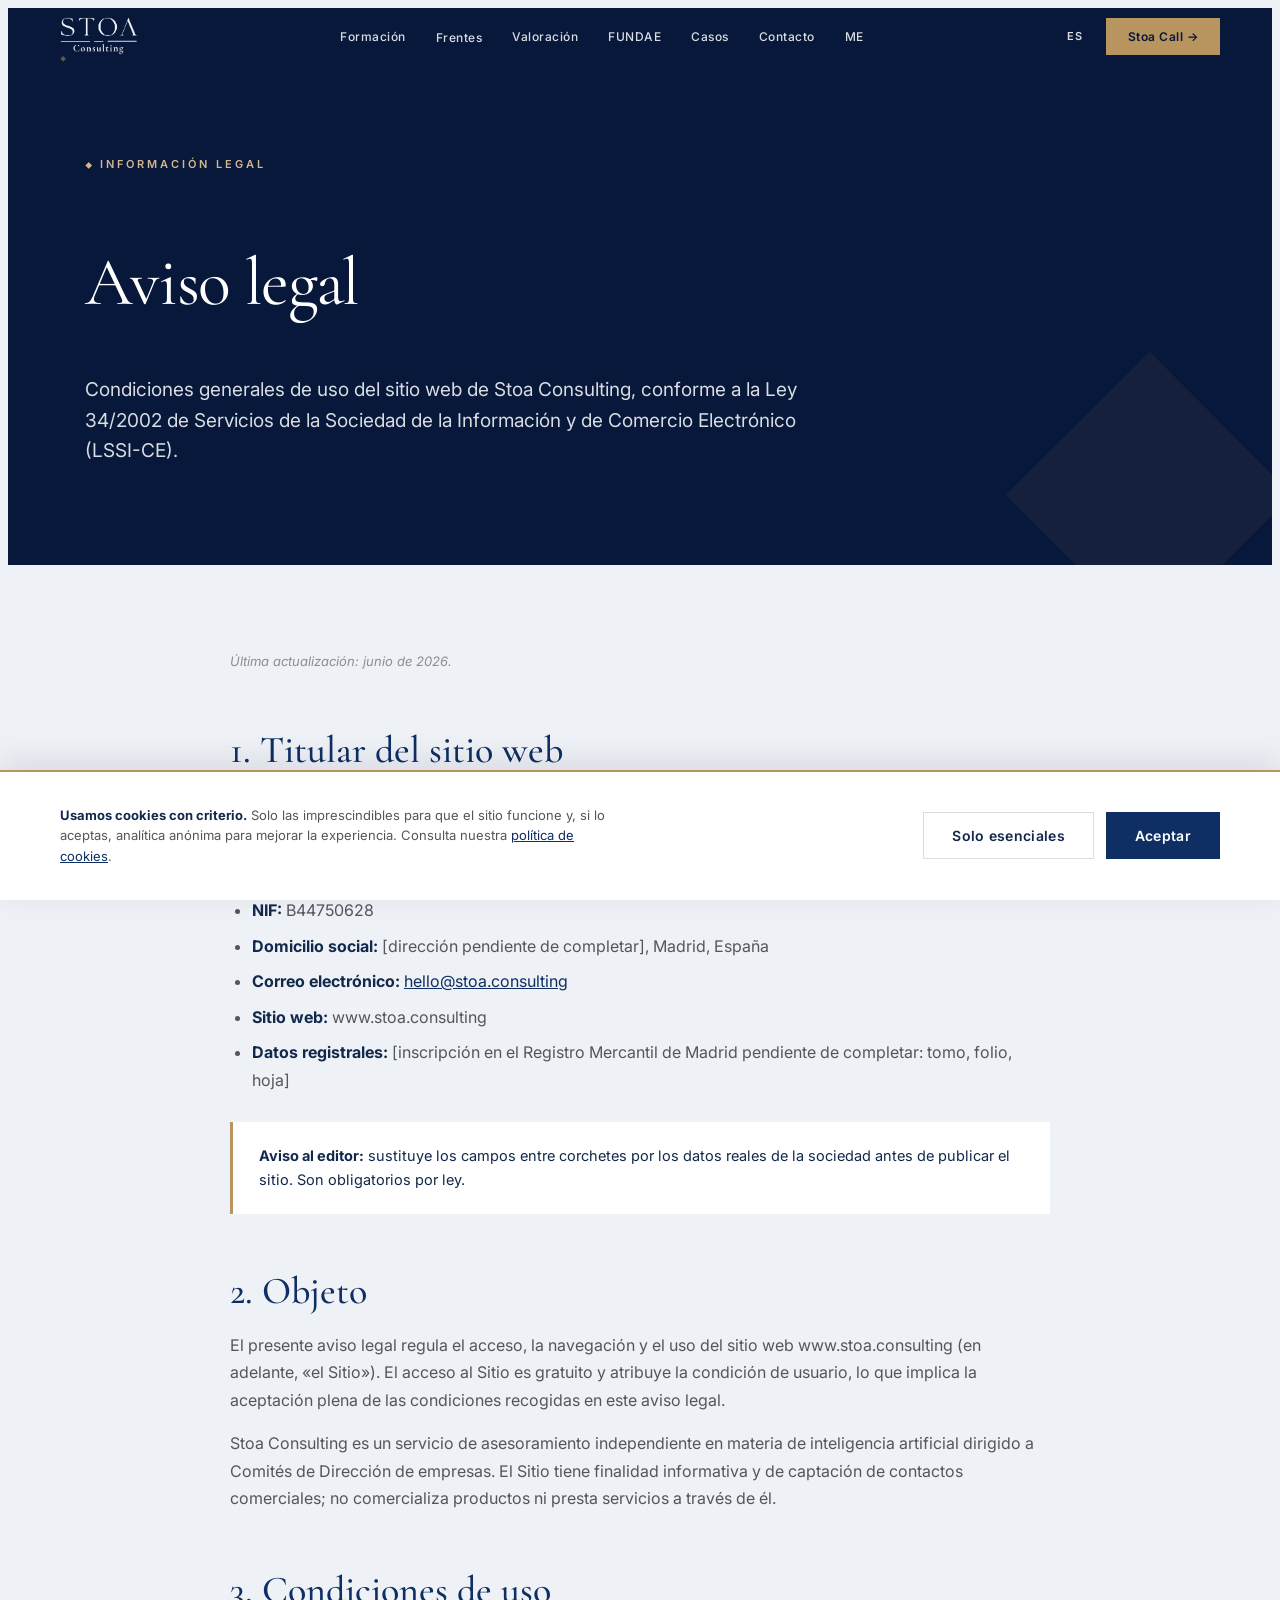
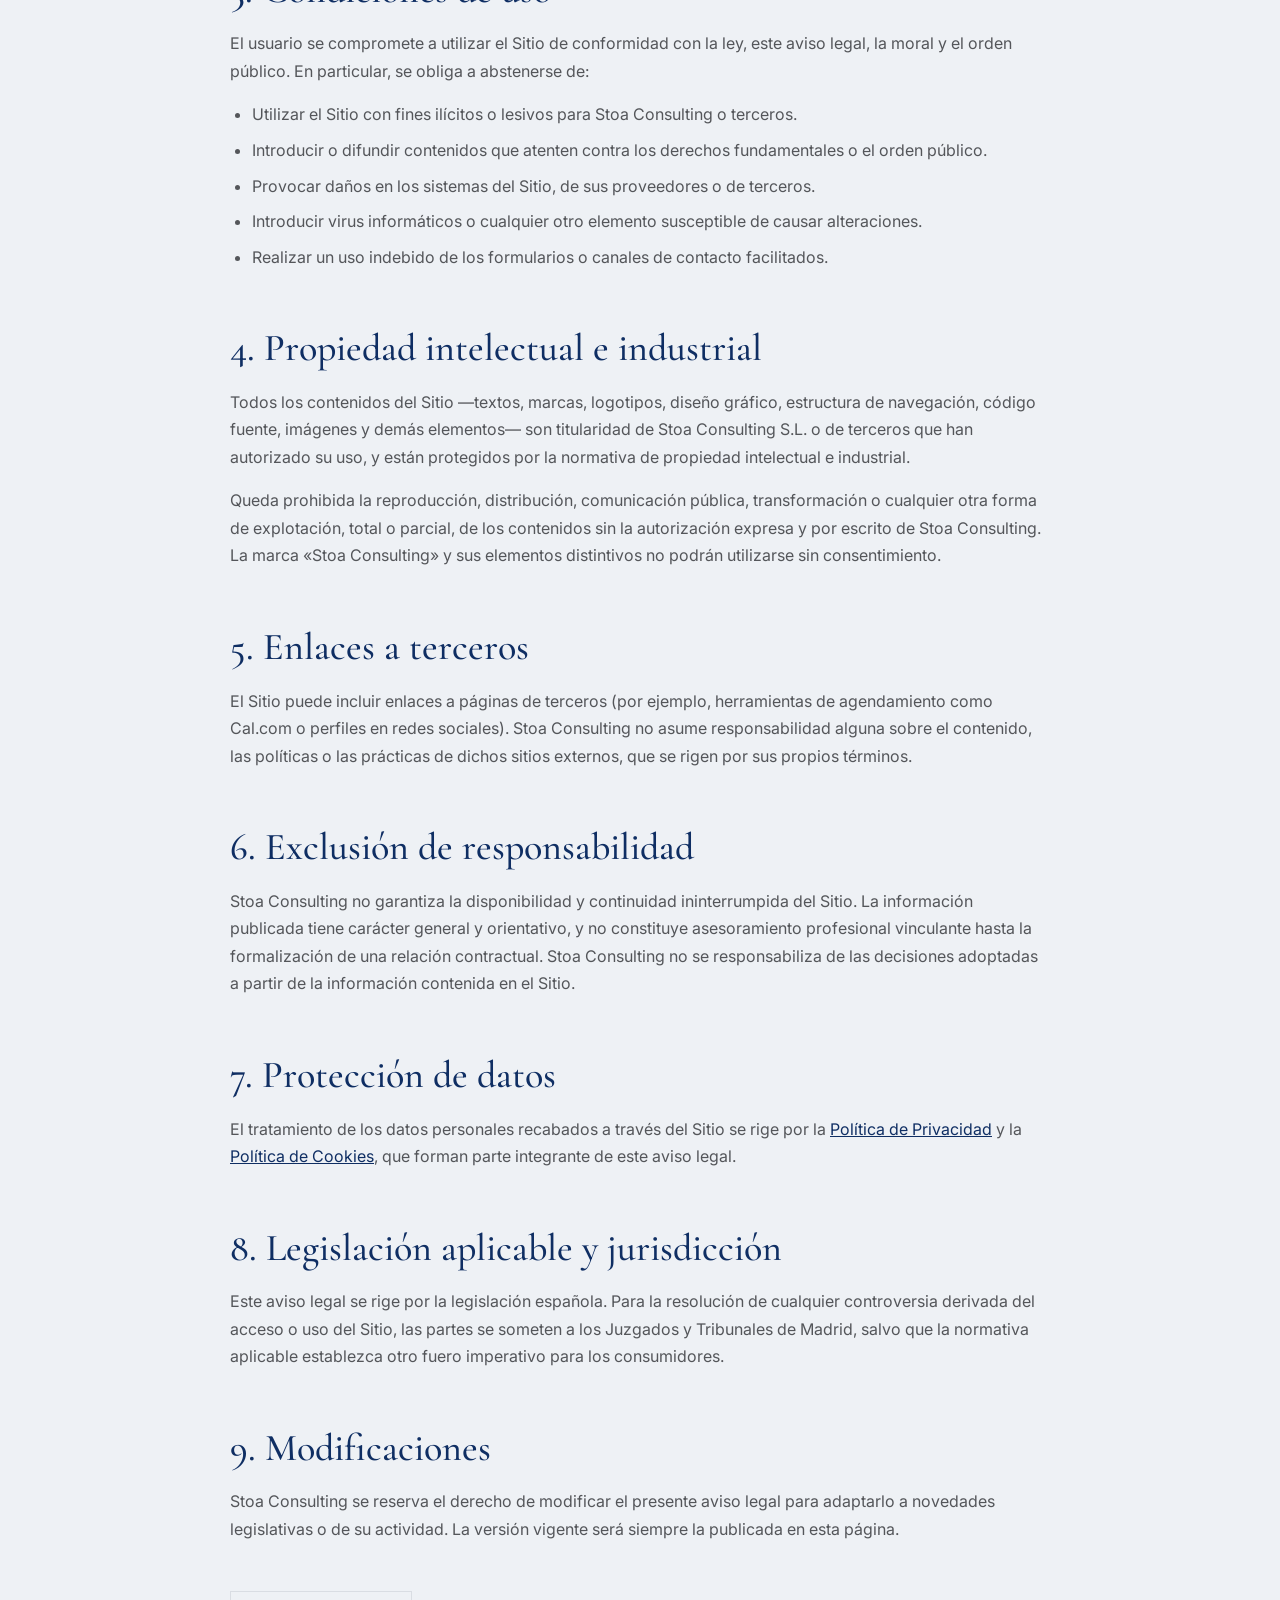
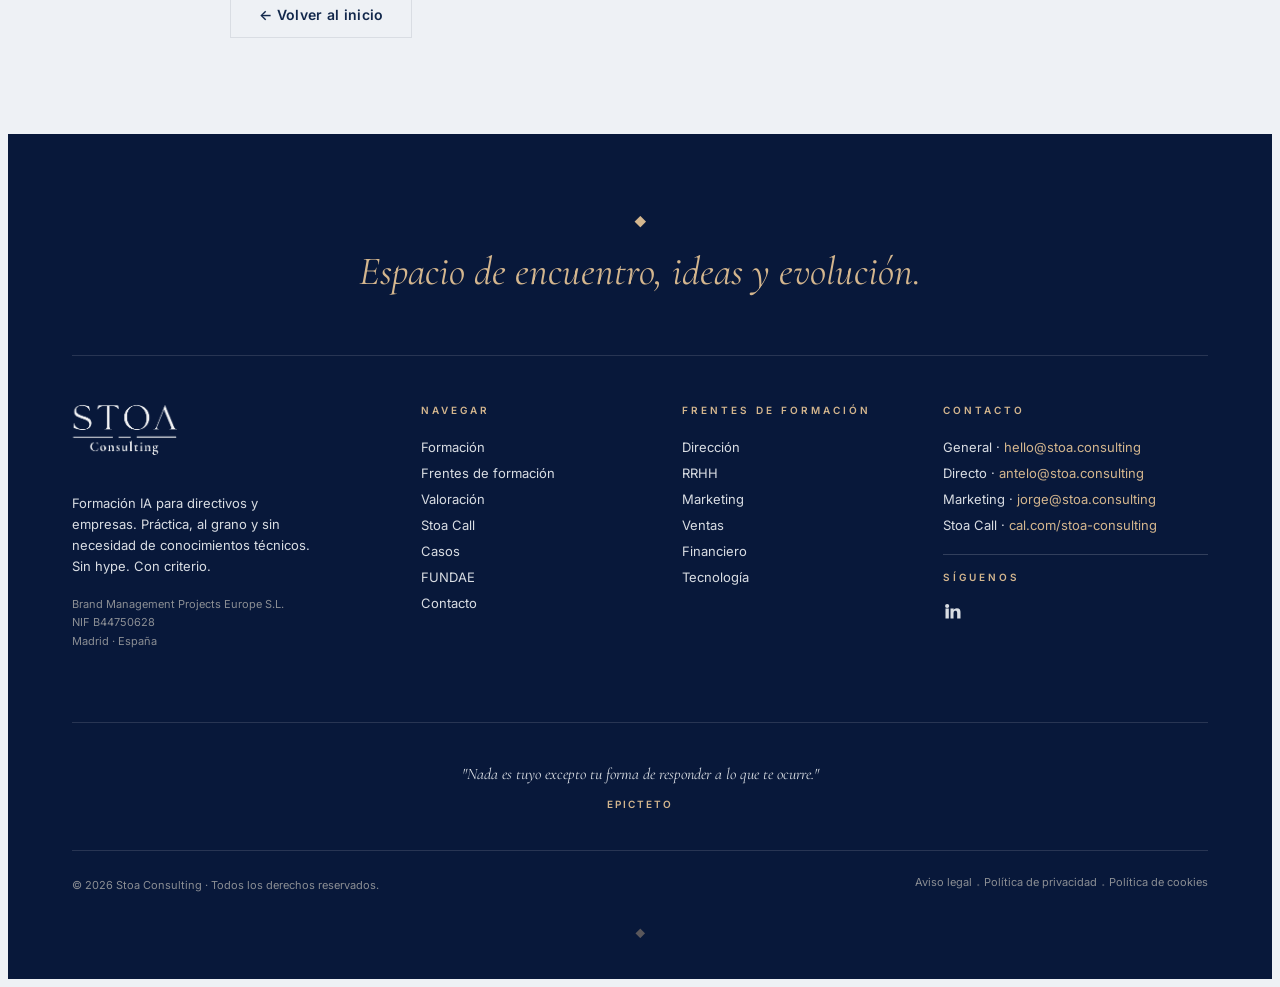
<file: aviso-legal.html>
<!DOCTYPE html>
<html lang="es">
<head>
<meta charset="UTF-8">
<meta name="viewport" content="width=device-width, initial-scale=1.0">
<title>Aviso legal · Stoa Consulting</title>
<meta name="description" content="Aviso legal y condiciones de uso del sitio web de Stoa Consulting S.L.">
<meta name="robots" content="noindex, follow">
<meta name="theme-color" content="#08183A">
<link rel="canonical" href="https://www.stoa.consulting/aviso-legal.html">
<link rel="icon" href="data:image/svg+xml,%3Csvg xmlns='http://www.w3.org/2000/svg' viewBox='0 0 32 32'%3E%3Crect width='32' height='32' fill='%2308183A'/%3E%3Ctext x='16' y='23' font-size='18' fill='%23D4B68E' text-anchor='middle' font-family='serif'%3E%E2%97%86%3C/text%3E%3C/svg%3E">
<link rel="preconnect" href="https://fonts.googleapis.com">
<link rel="preconnect" href="https://fonts.gstatic.com" crossorigin>
<link href="https://fonts.googleapis.com/css2?family=Cormorant+Garamond:ital,wght@0,300;0,400;0,500;0,600;1,400;1,500;1,600&family=Inter:wght@300;400;500;600;700&display=swap" rel="stylesheet">
<link rel="stylesheet" href="assets/stoa.css?v=20260728">
</head>
<body class="page">

<!-- ===== HEADER GLOBAL ===== -->
<header class="site-header">
  <a href="index.html" class="brand" aria-label="Stoa Consulting · Inicio">
    <img src="assets/stoa_logo.svg" class="brand-logo" alt="Stoa Consulting · Formación IA para Directivos y Empresas">
  </a>
  <nav class="site-nav" aria-label="Navegación principal">
    <a href="programas.html" class="nav-link">Formación</a>
    <div class="nav-item">
      <a href="index.html#departamentos" class="nav-link">Frentes</a>
      <div class="nav-dropdown">
        <a href="index.html#dept-direccion">Dirección</a>
        <a href="index.html#dept-rrhh">RRHH</a>
        <a href="index.html#dept-marketing">Marketing</a>
        <a href="index.html#dept-ventas">Ventas</a>
        <a href="index.html#dept-finanzas">Financiero</a>
        <a href="index.html#dept-tecnologia">Tecnología</a>
</div>
    </div>
    <a href="index.html#valoracion" class="nav-link">Valoración</a>
    <a href="fundae.html" class="nav-link">FUNDAE</a>
    <a href="casos.html" class="nav-link">Casos</a>
    <a href="contacto.html" class="nav-link">Contacto</a>
    <a href="https://www.jmantelo.es" class="nav-link nav-me" target="_blank" rel="noopener" title="Jose Manuel Antelo - jmantelo.es">ME</a>
  </nav>
  <div class="header-right">
    <span class="lang">ES</span>
    <a href="https://cal.com/stoa-consulting-1e59mq/30min" class="header-cta" target="_blank" rel="noopener">Stoa Call →</a>
    <button class="hamburger" aria-label="Abrir menú"><span></span><span></span><span></span></button>
  </div>
</header>

<!-- ===== DRAWER MÓVIL ===== -->
<div class="drawer-overlay"></div>
<aside class="drawer" aria-label="Menú móvil">
  <button class="drawer-close" aria-label="Cerrar menú">&times;</button>
  <a href="programas.html">Formación</a>
  <a href="index.html#valoracion">Valoración</a>
  <a href="fundae.html">FUNDAE</a>
  <a href="casos.html">Casos</a>
  <a href="contacto.html">Contacto</a>
  <a href="https://www.jmantelo.es" target="_blank" rel="noopener" title="Jose Manuel Antelo - jmantelo.es">ME</a>
  <div class="drawer-section">Frentes de formación</div>
  <a href="index.html#dept-direccion">Dirección</a>
  <a href="index.html#dept-rrhh">RRHH</a>
  <a href="index.html#dept-marketing">Marketing</a>
  <a href="index.html#dept-ventas">Ventas</a>
  <a href="index.html#dept-finanzas">Financiero</a>
  <a href="index.html#dept-tecnologia">Tecnología</a>
<a href="https://cal.com/stoa-consulting-1e59mq/30min" class="drawer-cta" target="_blank" rel="noopener">Agendar Stoa Call →</a>
</aside>

<!-- ===== HERO ===== -->
<section class="page-hero">
  <span class="eyebrow">Información legal</span>
  <h1>Aviso legal</h1>
  <p class="hero-lede">Condiciones generales de uso del sitio web de Stoa Consulting, conforme a la Ley 34/2002 de Servicios de la Sociedad de la Información y de Comercio Electrónico (LSSI-CE).</p>
</section>

<!-- ===== CUERPO ===== -->
<div class="page-body">
  <p class="updated">Última actualización: junio de 2026.</p>

  <h2>1. Titular del sitio web</h2>
  <p>En cumplimiento del artículo 10 de la LSSI-CE, se informa de los datos identificativos del titular de este sitio web:</p>
  <ul>
    <li><strong>Titular:</strong> Brand Management Projects Europe S.L. (Stoa Consulting)</li>
    <li><strong>NIF:</strong> B44750628</li>
    <li><strong>Domicilio social:</strong> [dirección pendiente de completar], Madrid, España</li>
    <li><strong>Correo electrónico:</strong> <a href="mailto:hello@stoa.consulting">hello@stoa.consulting</a></li>
    <li><strong>Sitio web:</strong> www.stoa.consulting</li>
    <li><strong>Datos registrales:</strong> [inscripción en el Registro Mercantil de Madrid pendiente de completar: tomo, folio, hoja]</li>
  </ul>
  <div class="callout"><strong>Aviso al editor:</strong> sustituye los campos entre corchetes por los datos reales de la sociedad antes de publicar el sitio. Son obligatorios por ley.</div>

  <h2>2. Objeto</h2>
  <p>El presente aviso legal regula el acceso, la navegación y el uso del sitio web www.stoa.consulting (en adelante, «el Sitio»). El acceso al Sitio es gratuito y atribuye la condición de usuario, lo que implica la aceptación plena de las condiciones recogidas en este aviso legal.</p>
  <p>Stoa Consulting es un servicio de asesoramiento independiente en materia de inteligencia artificial dirigido a Comités de Dirección de empresas. El Sitio tiene finalidad informativa y de captación de contactos comerciales; no comercializa productos ni presta servicios a través de él.</p>

  <h2>3. Condiciones de uso</h2>
  <p>El usuario se compromete a utilizar el Sitio de conformidad con la ley, este aviso legal, la moral y el orden público. En particular, se obliga a abstenerse de:</p>
  <ul>
    <li>Utilizar el Sitio con fines ilícitos o lesivos para Stoa Consulting o terceros.</li>
    <li>Introducir o difundir contenidos que atenten contra los derechos fundamentales o el orden público.</li>
    <li>Provocar daños en los sistemas del Sitio, de sus proveedores o de terceros.</li>
    <li>Introducir virus informáticos o cualquier otro elemento susceptible de causar alteraciones.</li>
    <li>Realizar un uso indebido de los formularios o canales de contacto facilitados.</li>
  </ul>

  <h2>4. Propiedad intelectual e industrial</h2>
  <p>Todos los contenidos del Sitio —textos, marcas, logotipos, diseño gráfico, estructura de navegación, código fuente, imágenes y demás elementos— son titularidad de Stoa Consulting S.L. o de terceros que han autorizado su uso, y están protegidos por la normativa de propiedad intelectual e industrial.</p>
  <p>Queda prohibida la reproducción, distribución, comunicación pública, transformación o cualquier otra forma de explotación, total o parcial, de los contenidos sin la autorización expresa y por escrito de Stoa Consulting. La marca «Stoa Consulting» y sus elementos distintivos no podrán utilizarse sin consentimiento.</p>

  <h2>5. Enlaces a terceros</h2>
  <p>El Sitio puede incluir enlaces a páginas de terceros (por ejemplo, herramientas de agendamiento como Cal.com o perfiles en redes sociales). Stoa Consulting no asume responsabilidad alguna sobre el contenido, las políticas o las prácticas de dichos sitios externos, que se rigen por sus propios términos.</p>

  <h2>6. Exclusión de responsabilidad</h2>
  <p>Stoa Consulting no garantiza la disponibilidad y continuidad ininterrumpida del Sitio. La información publicada tiene carácter general y orientativo, y no constituye asesoramiento profesional vinculante hasta la formalización de una relación contractual. Stoa Consulting no se responsabiliza de las decisiones adoptadas a partir de la información contenida en el Sitio.</p>

  <h2>7. Protección de datos</h2>
  <p>El tratamiento de los datos personales recabados a través del Sitio se rige por la <a href="privacidad.html">Política de Privacidad</a> y la <a href="cookies.html">Política de Cookies</a>, que forman parte integrante de este aviso legal.</p>

  <h2>8. Legislación aplicable y jurisdicción</h2>
  <p>Este aviso legal se rige por la legislación española. Para la resolución de cualquier controversia derivada del acceso o uso del Sitio, las partes se someten a los Juzgados y Tribunales de Madrid, salvo que la normativa aplicable establezca otro fuero imperativo para los consumidores.</p>

  <h2>9. Modificaciones</h2>
  <p>Stoa Consulting se reserva el derecho de modificar el presente aviso legal para adaptarlo a novedades legislativas o de su actividad. La versión vigente será siempre la publicada en esta página.</p>

  <div style="margin-top:48px;">
    <a href="index.html" class="btn btn-ghost">← Volver al inicio</a>
  </div>
</div>

<!-- ===== FOOTER GLOBAL ===== -->
<footer class="site-footer">
  <div class="footer-statement">
    <span class="diamond">◆</span>
    <em>Espacio de encuentro, ideas y evolución.</em>
  </div>
  <div class="footer-grid">
    <div class="footer-col">
      <img src="assets/stoa_logo.svg" class="footer-logo" alt="Stoa Consulting">
      <p class="footer-desc">Formación IA para directivos y empresas. Práctica, al grano y sin necesidad de conocimientos técnicos. Sin hype. Con criterio.</p>
      <p class="footer-address">Brand Management Projects Europe S.L.<br>NIF B44750628<br>Madrid · España</p>
    </div>
    <div class="footer-col">
      <span class="eyebrow">Navegar</span>
      <a href="programas.html">Formación</a>
      <a href="index.html#departamentos">Frentes de formación</a>
      <a href="index.html#valoracion">Valoración</a>
      <a href="https://cal.com/stoa-consulting-1e59mq/30min" target="_blank" rel="noopener">Stoa Call</a>
      <a href="casos.html">Casos</a>
      <a href="fundae.html">FUNDAE</a>
      <a href="contacto.html">Contacto</a>
    </div>
    <div class="footer-col">
      <span class="eyebrow">Frentes de formación</span>
      <a href="index.html#dept-direccion">Dirección</a>
      <a href="index.html#dept-rrhh">RRHH</a>
      <a href="index.html#dept-marketing">Marketing</a>
      <a href="index.html#dept-ventas">Ventas</a>
      <a href="index.html#dept-finanzas">Financiero</a>
      <a href="index.html#dept-tecnologia">Tecnología</a>
</div>
    <div class="footer-col">
      <span class="eyebrow">Contacto</span>
      <div class="footer-contact-line">General · <a href="mailto:hello@stoa.consulting">hello@stoa.consulting</a></div>
      <div class="footer-contact-line">Directo · <a href="mailto:antelo@stoa.consulting">antelo@stoa.consulting</a></div>
      <div class="footer-contact-line">Marketing · <a href="mailto:jorge@stoa.consulting">jorge@stoa.consulting</a></div>
      <div class="footer-contact-line">Stoa Call · <a href="https://cal.com/stoa-consulting-1e59mq/30min" target="_blank" rel="noopener">cal.com/stoa-consulting</a></div>
      <div class="footer-sep"></div>
      <span class="eyebrow">Síguenos</span>
      <div class="footer-social">
        <a href="https://www.linkedin.com/in/jmantelo" target="_blank" rel="noopener" aria-label="LinkedIn">
          <svg viewBox="0 0 24 24"><path d="M4.98 3.5a2.5 2.5 0 1 1 0 5 2.5 2.5 0 0 1 0-5zM3 9h4v12H3zM9 9h3.8v1.7h.05c.53-1 1.83-2.05 3.76-2.05C20.4 8.65 21 11 21 14.1V21h-4v-6.1c0-1.45-.03-3.32-2.02-3.32-2.02 0-2.33 1.58-2.33 3.21V21H9z"/></svg>
        </a>
      </div>
    </div>
  </div>
  <div class="footer-quote">
    <em>"Nada es tuyo excepto tu forma de responder a lo que te ocurre."</em>
    <span class="author">Epicteto</span>
  </div>
  <div class="footer-legal">
    <span class="copy">© 2026 Stoa Consulting · Todos los derechos reservados.</span>
    <span class="links">
      <a href="aviso-legal.html">Aviso legal</a><span class="dot">·</span>
      <a href="privacidad.html">Política de privacidad</a><span class="dot">·</span>
      <a href="cookies.html">Política de cookies</a>
    </span>
  </div>
  <div class="footer-seal">◆</div>
</footer>

<!-- ===== BANNER COOKIES ===== -->
<div class="cookie-banner" role="dialog" aria-label="Aviso de cookies">
  <p class="cookie-text"><strong>Usamos cookies con criterio.</strong> Solo las imprescindibles para que el sitio funcione y, si lo aceptas, analítica anónima para mejorar la experiencia. Consulta nuestra <a href="cookies.html">política de cookies</a>.</p>
  <div class="cookie-actions">
    <button class="btn btn-ghost" data-cookie="reject">Solo esenciales</button>
    <button class="btn btn-primary" data-cookie="accept">Aceptar</button>
  </div>
</div>

<script src="assets/stoa.js?v=20260728"></script>
</body>
</html>
</file>
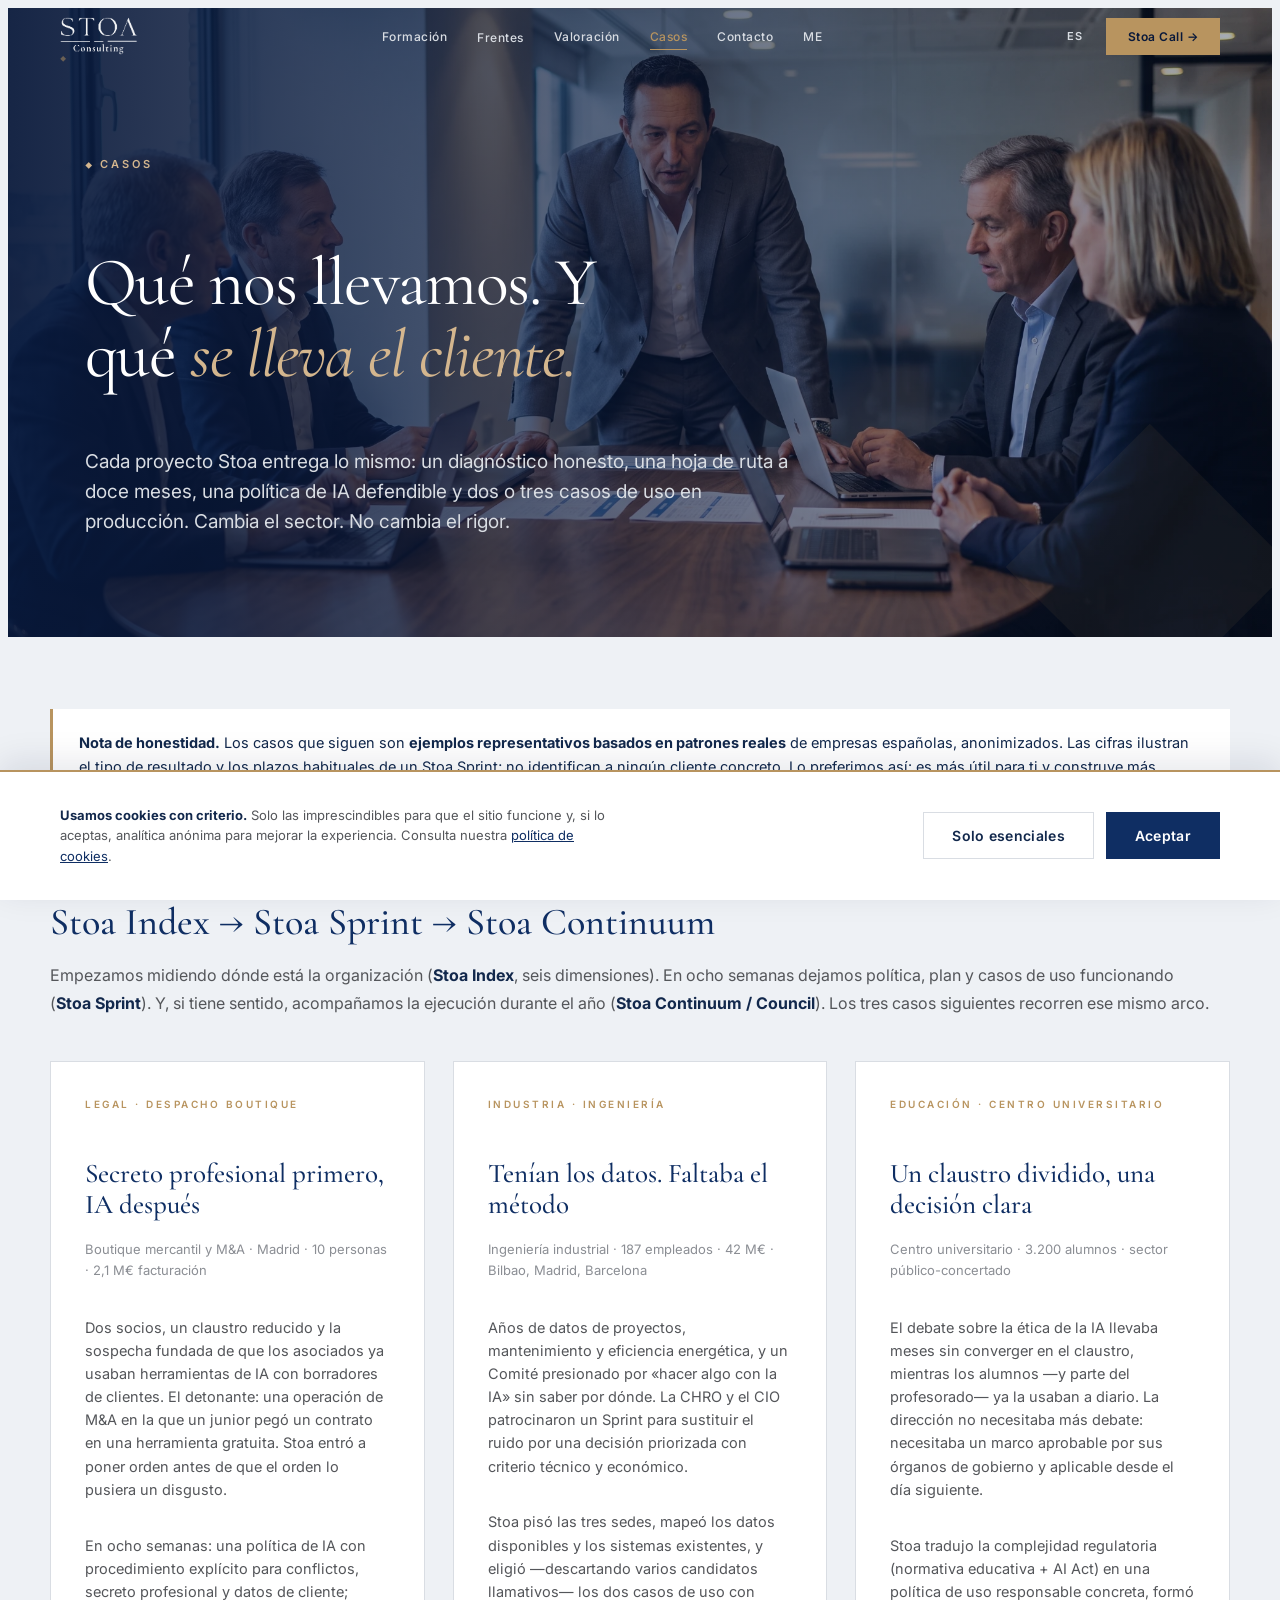
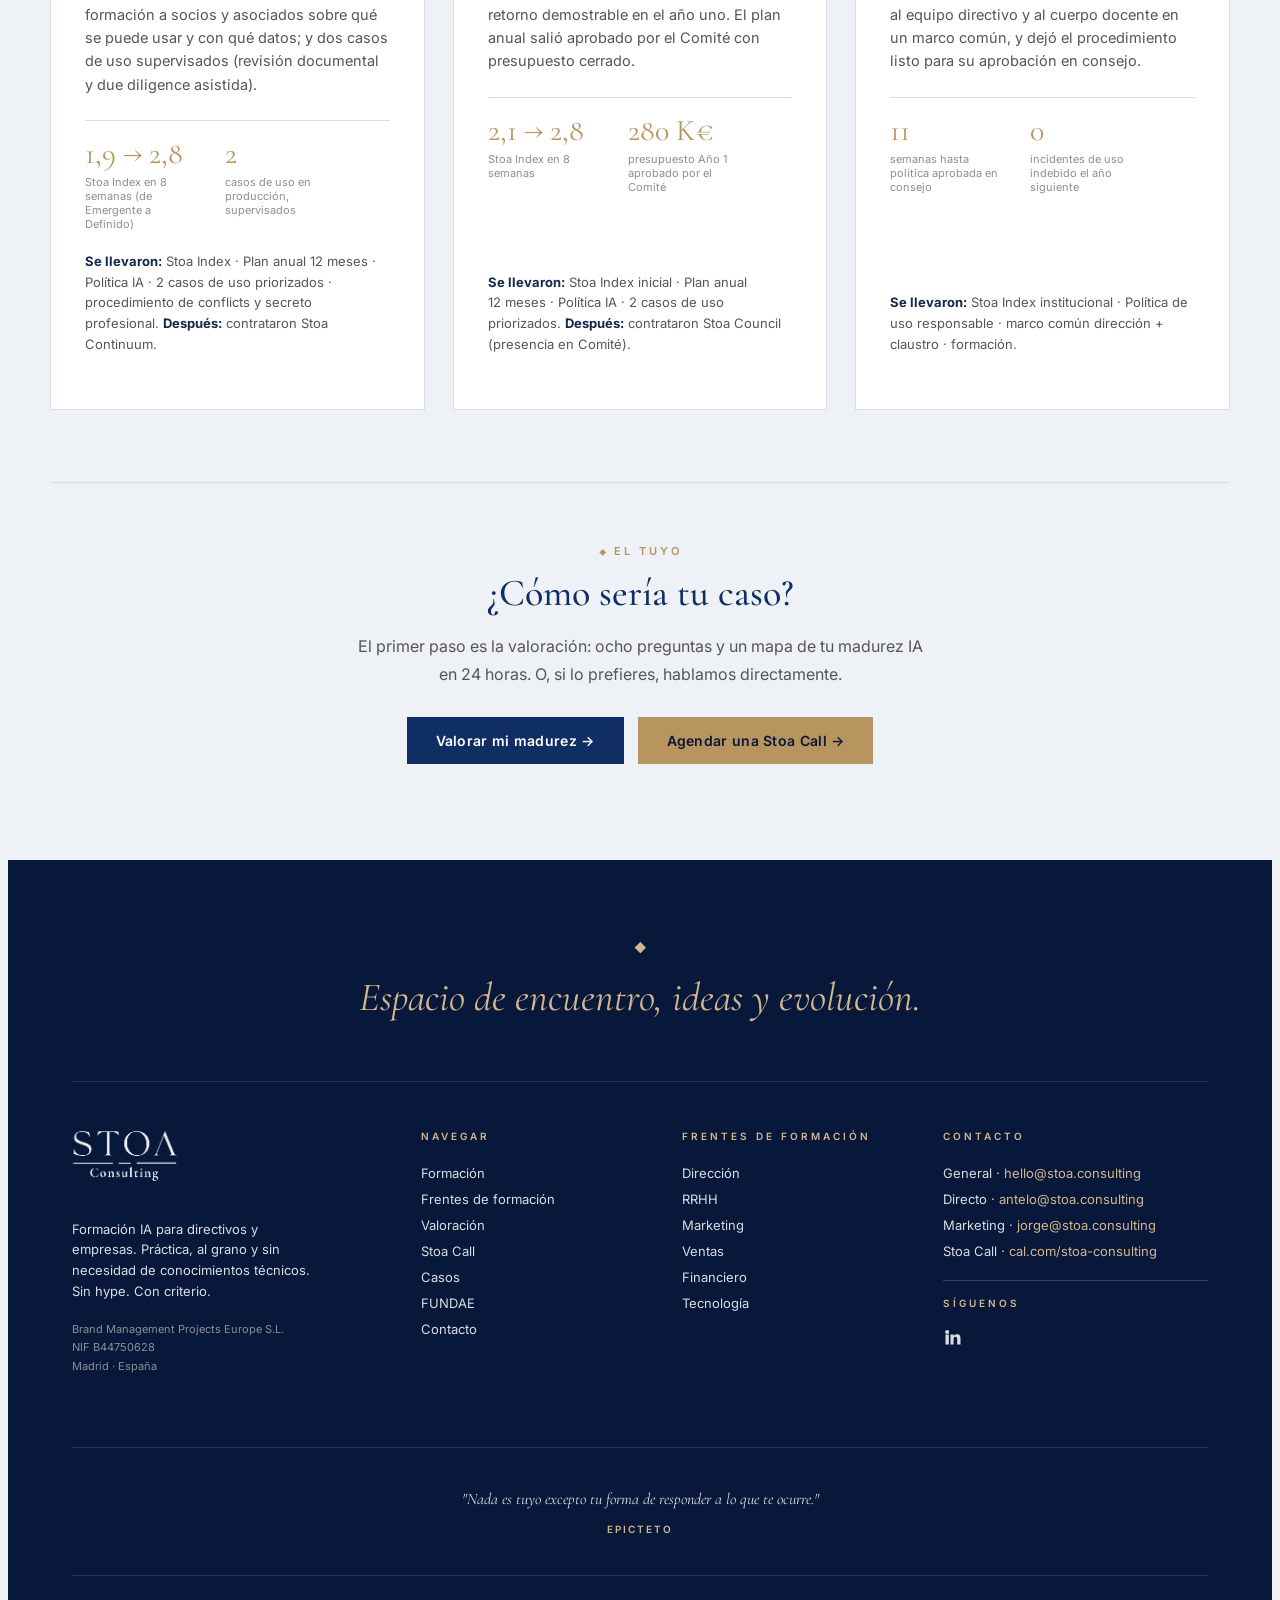
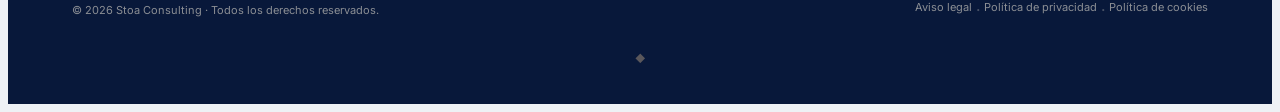
<file: casos.html>
<!DOCTYPE html>
<html lang="es">
<head>
<meta charset="UTF-8">
<meta name="viewport" content="width=device-width, initial-scale=1.0">
<title>Casos · Stoa Consulting</title>
<meta name="description" content="Casos representativos del trabajo de Stoa: qué entregamos en un Stoa Sprint, con qué resultados y en qué plazos. Ejemplos basados en patrones reales de empresas españolas.">
<meta name="theme-color" content="#08183A">
<link rel="canonical" href="https://www.stoa.consulting/casos.html">
<link rel="icon" href="data:image/svg+xml,%3Csvg xmlns='http://www.w3.org/2000/svg' viewBox='0 0 32 32'%3E%3Crect width='32' height='32' fill='%2308183A'/%3E%3Ctext x='16' y='23' font-size='18' fill='%23D4B68E' text-anchor='middle' font-family='serif'%3E%E2%97%86%3C/text%3E%3C/svg%3E">
<meta property="og:type" content="website">
<meta property="og:locale" content="es_ES">
<meta property="og:title" content="Casos · Stoa Consulting">
<meta property="og:description" content="Qué entregamos en un Stoa Sprint, con qué resultados y en qué plazos.">
<meta property="og:url" content="https://www.stoa.consulting/casos.html">
<link rel="preconnect" href="https://fonts.googleapis.com">
<link rel="preconnect" href="https://fonts.gstatic.com" crossorigin>
<link href="https://fonts.googleapis.com/css2?family=Cormorant+Garamond:ital,wght@0,300;0,400;0,500;0,600;1,400;1,500;1,600&family=Inter:wght@300;400;500;600;700&display=swap" rel="stylesheet">
<link rel="stylesheet" href="assets/stoa.css?v=20260728">
</head>
<body class="page">

<!-- ===== HEADER GLOBAL ===== -->
<header class="site-header">
  <a href="index.html" class="brand" aria-label="Stoa Consulting · Inicio">
    <img src="assets/stoa_logo.svg" class="brand-logo" alt="Stoa Consulting · Formación IA para Directivos y Empresas">
  </a>
  <nav class="site-nav" aria-label="Navegación principal">
    <a href="programas.html" class="nav-link">Formación</a>
    <div class="nav-item">
      <a href="index.html#departamentos" class="nav-link">Frentes</a>
      <div class="nav-dropdown">
        <a href="index.html#dept-direccion">Dirección</a>
        <a href="index.html#dept-rrhh">RRHH</a>
        <a href="index.html#dept-marketing">Marketing</a>
        <a href="index.html#dept-ventas">Ventas</a>
        <a href="index.html#dept-finanzas">Financiero</a>
        <a href="index.html#dept-tecnologia">Tecnología</a>
</div>
    </div>
    <a href="index.html#valoracion" class="nav-link">Valoración</a>
    <a href="casos.html" class="nav-link active">Casos</a>
    <a href="contacto.html" class="nav-link">Contacto</a>
    <a href="https://www.jmantelo.es" class="nav-link nav-me" target="_blank" rel="noopener" title="Jose Manuel Antelo - jmantelo.es">ME</a>
  </nav>
  <div class="header-right">
    <span class="lang">ES</span>
    <a href="https://cal.com/stoa-consulting-1e59mq/30min" class="header-cta" target="_blank" rel="noopener">Stoa Call →</a>
    <button class="hamburger" aria-label="Abrir menú"><span></span><span></span><span></span></button>
  </div>
</header>

<!-- ===== DRAWER MÓVIL ===== -->
<div class="drawer-overlay"></div>
<aside class="drawer" aria-label="Menú móvil">
  <button class="drawer-close" aria-label="Cerrar menú">&times;</button>
  <a href="programas.html">Formación</a>
  <a href="index.html#valoracion">Valoración</a>
  <a href="fundae.html">FUNDAE</a>
  <a href="casos.html">Casos</a>
  <a href="contacto.html">Contacto</a>
  <a href="https://www.jmantelo.es" target="_blank" rel="noopener" title="Jose Manuel Antelo - jmantelo.es">ME</a>
  <div class="drawer-section">Frentes de formación</div>
  <a href="index.html#dept-direccion">Dirección</a>
  <a href="index.html#dept-rrhh">RRHH</a>
  <a href="index.html#dept-marketing">Marketing</a>
  <a href="index.html#dept-ventas">Ventas</a>
  <a href="index.html#dept-finanzas">Financiero</a>
  <a href="index.html#dept-tecnologia">Tecnología</a>
<a href="https://cal.com/stoa-consulting-1e59mq/30min" class="drawer-cta" target="_blank" rel="noopener">Agendar Stoa Call →</a>
</aside>

<!-- ===== HERO ===== -->
<section class="page-hero con-foto" style="background-image:url('assets/escenas/prog_taller.webp')">
  <span class="eyebrow">Casos</span>
  <h1>Qué nos llevamos. Y qué <em>se lleva el cliente.</em></h1>
  <p class="hero-lede">Cada proyecto Stoa entrega lo mismo: un diagnóstico honesto, una hoja de ruta a doce meses, una política de IA defendible y dos o tres casos de uso en producción. Cambia el sector. No cambia el rigor.</p>
</section>

<!-- ===== CUERPO ===== -->
<div class="page-body wide">

  <div class="callout" style="margin-top:0; margin-bottom:48px;">
    <strong>Nota de honestidad.</strong> Los casos que siguen son <strong>ejemplos representativos basados en patrones reales</strong> de empresas españolas, anonimizados. Las cifras ilustran el tipo de resultado y los plazos habituales de un Stoa Sprint; no identifican a ningún cliente concreto. Lo preferimos así: es más útil para ti y construye más confianza que disfrazar un caso real.
  </div>

  <span class="section-eyebrow">El método, en una línea</span>
  <h2 style="margin-top:0">Stoa Index → Stoa Sprint → Stoa Continuum</h2>
  <p style="margin-bottom:44px;">Empezamos midiendo dónde está la organización (<strong>Stoa&nbsp;Index</strong>, seis dimensiones). En ocho semanas dejamos política, plan y casos de uso funcionando (<strong>Stoa&nbsp;Sprint</strong>). Y, si tiene sentido, acompañamos la ejecución durante el año (<strong>Stoa&nbsp;Continuum / Council</strong>). Los tres casos siguientes recorren ese mismo arco.</p>

  <div class="case-grid">

    <!-- CASO 1 · LEGAL -->
    <article class="case-card">
      <div class="case-tag">Legal · Despacho boutique</div>
      <h3>Secreto profesional primero, IA después</h3>
      <p class="case-meta">Boutique mercantil y M&amp;A · Madrid · 10 personas · 2,1&nbsp;M€ facturación</p>
      <p>Dos socios, un claustro reducido y la sospecha fundada de que los asociados ya usaban herramientas de IA con borradores de clientes. El detonante: una operación de M&amp;A en la que un junior pegó un contrato en una herramienta gratuita. Stoa entró a poner orden antes de que el orden lo pusiera un disgusto.</p>
      <p>En ocho semanas: una política de IA con procedimiento explícito para conflictos, secreto profesional y datos de cliente; formación a socios y asociados sobre qué se puede usar y con qué datos; y dos casos de uso supervisados (revisión documental y due diligence asistida).</p>
      <div class="case-metrics">
        <div class="case-metric"><div class="num">1,9 → 2,8</div><div class="lbl">Stoa Index en 8 semanas (de Emergente a Definido)</div></div>
        <div class="case-metric"><div class="num">2</div><div class="lbl">casos de uso en producción, supervisados</div></div>
      </div>
      <p class="deliverables"><strong>Se llevaron:</strong> Stoa Index · Plan anual 12&nbsp;meses · Política IA · 2 casos de uso priorizados · procedimiento de conflicts y secreto profesional. <strong>Después:</strong> contrataron Stoa Continuum.</p>
    </article>

    <!-- CASO 2 · INDUSTRIA -->
    <article class="case-card">
      <div class="case-tag">Industria · Ingeniería</div>
      <h3>Tenían los datos. Faltaba el método</h3>
      <p class="case-meta">Ingeniería industrial · 187 empleados · 42&nbsp;M€ · Bilbao, Madrid, Barcelona</p>
      <p>Años de datos de proyectos, mantenimiento y eficiencia energética, y un Comité presionado por «hacer algo con la IA» sin saber por dónde. La CHRO y el CIO patrocinaron un Sprint para sustituir el ruido por una decisión priorizada con criterio técnico y económico.</p>
      <p>Stoa pisó las tres sedes, mapeó los datos disponibles y los sistemas existentes, y eligió —descartando varios candidatos llamativos— los dos casos de uso con retorno demostrable en el año uno. El plan anual salió aprobado por el Comité con presupuesto cerrado.</p>
      <div class="case-metrics">
        <div class="case-metric"><div class="num">2,1 → 2,8</div><div class="lbl">Stoa Index en 8 semanas</div></div>
        <div class="case-metric"><div class="num">280&nbsp;K€</div><div class="lbl">presupuesto Año&nbsp;1 aprobado por el Comité</div></div>
      </div>
      <p class="deliverables"><strong>Se llevaron:</strong> Stoa Index inicial · Plan anual 12&nbsp;meses · Política IA · 2 casos de uso priorizados. <strong>Después:</strong> contrataron Stoa Council (presencia en Comité).</p>
    </article>

    <!-- CASO 3 · EDUCACIÓN -->
    <article class="case-card">
      <div class="case-tag">Educación · Centro universitario</div>
      <h3>Un claustro dividido, una decisión clara</h3>
      <p class="case-meta">Centro universitario · 3.200 alumnos · sector público-concertado</p>
      <p>El debate sobre la ética de la IA llevaba meses sin converger en el claustro, mientras los alumnos —y parte del profesorado— ya la usaban a diario. La dirección no necesitaba más debate: necesitaba un marco aprobable por sus órganos de gobierno y aplicable desde el día siguiente.</p>
      <p>Stoa tradujo la complejidad regulatoria (normativa educativa + AI&nbsp;Act) en una política de uso responsable concreta, formó al equipo directivo y al cuerpo docente en un marco común, y dejó el procedimiento listo para su aprobación en consejo.</p>
      <div class="case-metrics">
        <div class="case-metric"><div class="num">11</div><div class="lbl">semanas hasta política aprobada en consejo</div></div>
        <div class="case-metric"><div class="num">0</div><div class="lbl">incidentes de uso indebido el año siguiente</div></div>
      </div>
      <p class="deliverables"><strong>Se llevaron:</strong> Stoa Index institucional · Política de uso responsable · marco común dirección + claustro · formación.</p>
    </article>

  </div>

  <!-- CTA cierre -->
  <div style="text-align:center; margin-top:72px; padding-top:56px; border-top:1px solid var(--gris-claro);">
    <span class="section-eyebrow" style="display:inline-block;">El tuyo</span>
    <h2 style="margin-top:0;">¿Cómo sería tu caso?</h2>
    <p style="max-width:58ch; margin:0 auto 28px;">El primer paso es la valoración: ocho preguntas y un mapa de tu madurez IA en 24&nbsp;horas. O, si lo prefieres, hablamos directamente.</p>
    <div style="display:flex; gap:14px; justify-content:center; flex-wrap:wrap;">
      <a href="index.html#valoracion" class="btn btn-primary">Valorar mi madurez →</a>
      <a href="https://cal.com/stoa-consulting-1e59mq/30min" class="btn btn-bronze" target="_blank" rel="noopener">Agendar una Stoa Call →</a>
    </div>
  </div>

</div>

<!-- ===== FOOTER GLOBAL ===== -->
<footer class="site-footer">
  <div class="footer-statement">
    <span class="diamond">◆</span>
    <em>Espacio de encuentro, ideas y evolución.</em>
  </div>
  <div class="footer-grid">
    <div class="footer-col">
      <img src="assets/stoa_logo.svg" class="footer-logo" alt="Stoa Consulting">
      <p class="footer-desc">Formación IA para directivos y empresas. Práctica, al grano y sin necesidad de conocimientos técnicos. Sin hype. Con criterio.</p>
      <p class="footer-address">Brand Management Projects Europe S.L.<br>NIF B44750628<br>Madrid · España</p>
    </div>
    <div class="footer-col">
      <span class="eyebrow">Navegar</span>
      <a href="programas.html">Formación</a>
      <a href="index.html#departamentos">Frentes de formación</a>
      <a href="index.html#valoracion">Valoración</a>
      <a href="https://cal.com/stoa-consulting-1e59mq/30min" target="_blank" rel="noopener">Stoa Call</a>
      <a href="casos.html">Casos</a>
      <a href="fundae.html">FUNDAE</a>
      <a href="contacto.html">Contacto</a>
    </div>
    <div class="footer-col">
      <span class="eyebrow">Frentes de formación</span>
      <a href="index.html#dept-direccion">Dirección</a>
      <a href="index.html#dept-rrhh">RRHH</a>
      <a href="index.html#dept-marketing">Marketing</a>
      <a href="index.html#dept-ventas">Ventas</a>
      <a href="index.html#dept-finanzas">Financiero</a>
      <a href="index.html#dept-tecnologia">Tecnología</a>
</div>
    <div class="footer-col">
      <span class="eyebrow">Contacto</span>
      <div class="footer-contact-line">General · <a href="mailto:hello@stoa.consulting">hello@stoa.consulting</a></div>
      <div class="footer-contact-line">Directo · <a href="mailto:antelo@stoa.consulting">antelo@stoa.consulting</a></div>
      <div class="footer-contact-line">Marketing · <a href="mailto:jorge@stoa.consulting">jorge@stoa.consulting</a></div>
      <div class="footer-contact-line">Stoa Call · <a href="https://cal.com/stoa-consulting-1e59mq/30min" target="_blank" rel="noopener">cal.com/stoa-consulting</a></div>
      <div class="footer-sep"></div>
      <span class="eyebrow">Síguenos</span>
      <div class="footer-social">
        <a href="https://www.linkedin.com/in/jmantelo" target="_blank" rel="noopener" aria-label="LinkedIn">
          <svg viewBox="0 0 24 24"><path d="M4.98 3.5a2.5 2.5 0 1 1 0 5 2.5 2.5 0 0 1 0-5zM3 9h4v12H3zM9 9h3.8v1.7h.05c.53-1 1.83-2.05 3.76-2.05C20.4 8.65 21 11 21 14.1V21h-4v-6.1c0-1.45-.03-3.32-2.02-3.32-2.02 0-2.33 1.58-2.33 3.21V21H9z"/></svg>
        </a>
      </div>
    </div>
  </div>
  <div class="footer-quote">
    <em>"Nada es tuyo excepto tu forma de responder a lo que te ocurre."</em>
    <span class="author">Epicteto</span>
  </div>
  <div class="footer-legal">
    <span class="copy">© 2026 Stoa Consulting · Todos los derechos reservados.</span>
    <span class="links">
      <a href="aviso-legal.html">Aviso legal</a><span class="dot">·</span>
      <a href="privacidad.html">Política de privacidad</a><span class="dot">·</span>
      <a href="cookies.html">Política de cookies</a>
    </span>
  </div>
  <div class="footer-seal">◆</div>
</footer>

<!-- ===== BANNER COOKIES ===== -->
<div class="cookie-banner" role="dialog" aria-label="Aviso de cookies">
  <p class="cookie-text"><strong>Usamos cookies con criterio.</strong> Solo las imprescindibles para que el sitio funcione y, si lo aceptas, analítica anónima para mejorar la experiencia. Consulta nuestra <a href="cookies.html">política de cookies</a>.</p>
  <div class="cookie-actions">
    <button class="btn btn-ghost" data-cookie="reject">Solo esenciales</button>
    <button class="btn btn-primary" data-cookie="accept">Aceptar</button>
  </div>
</div>

<script src="assets/stoa.js?v=20260728"></script>
</body>
</html>
</file>
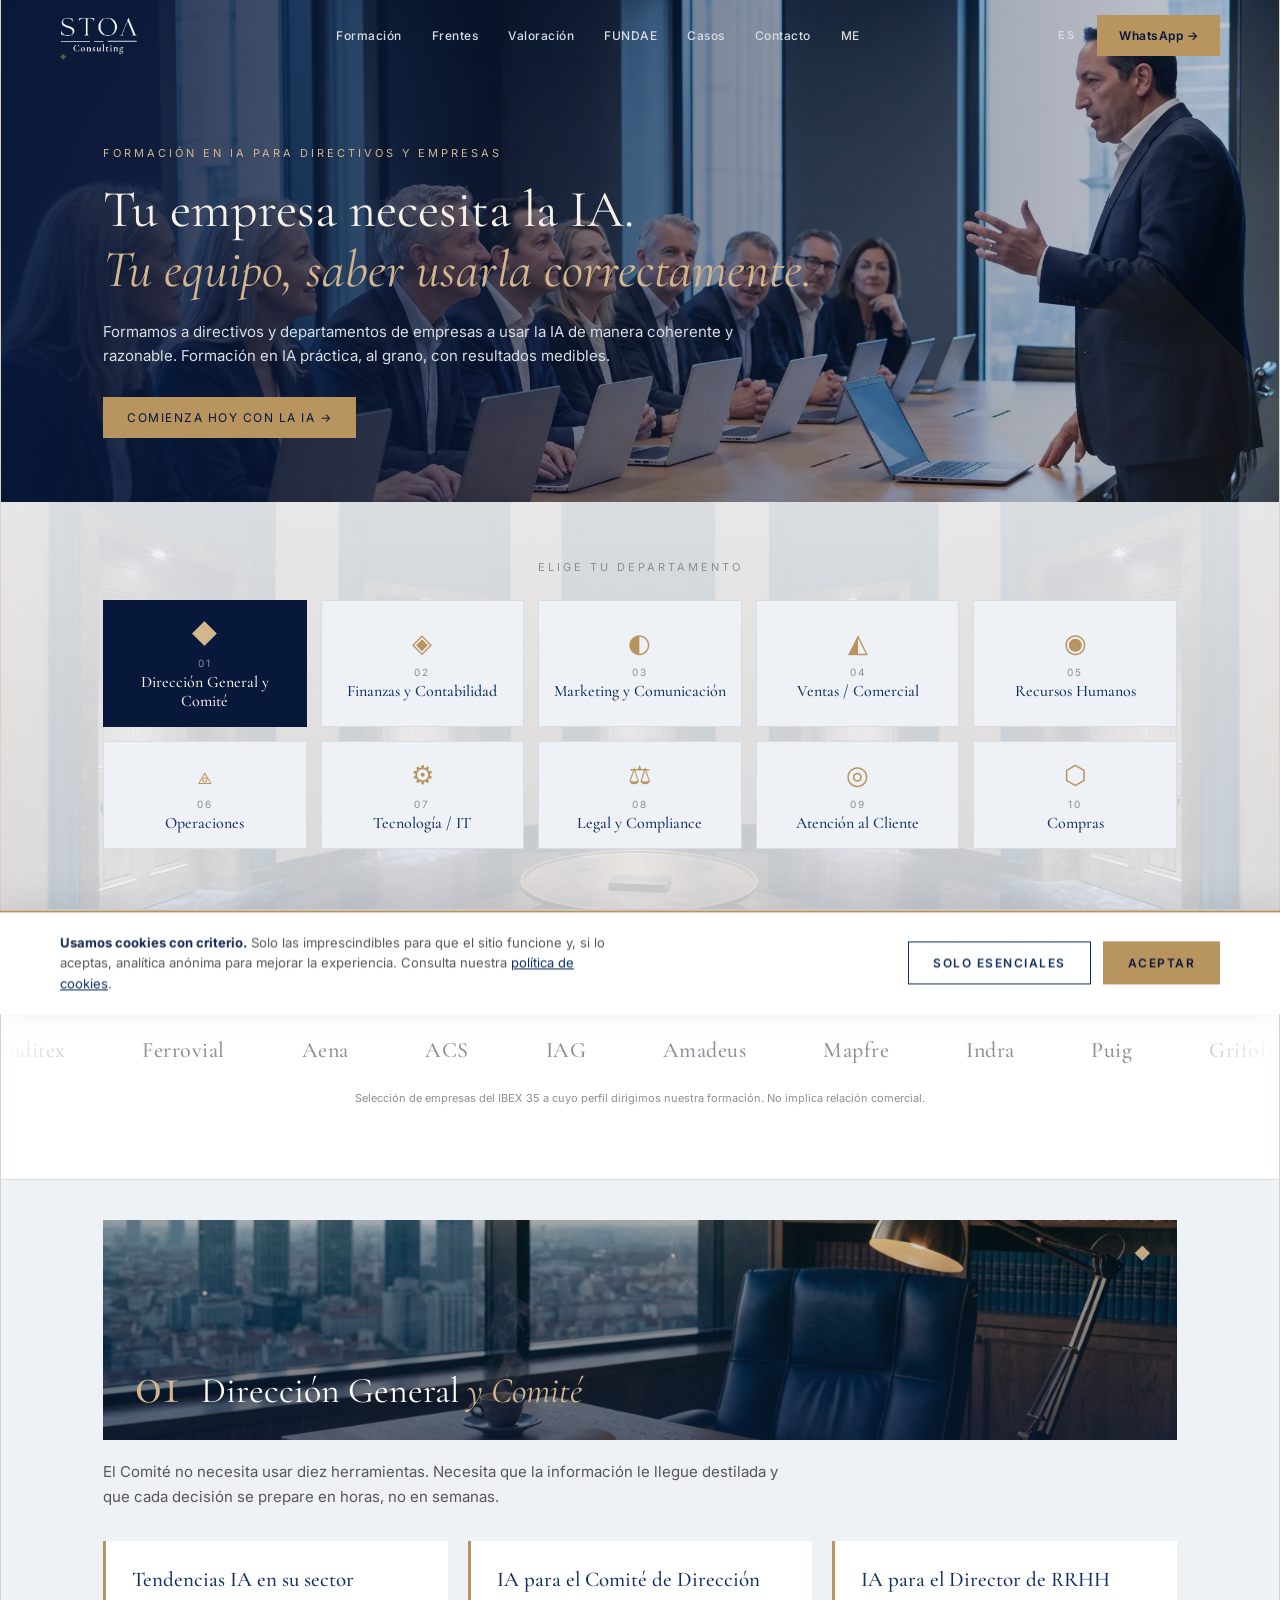
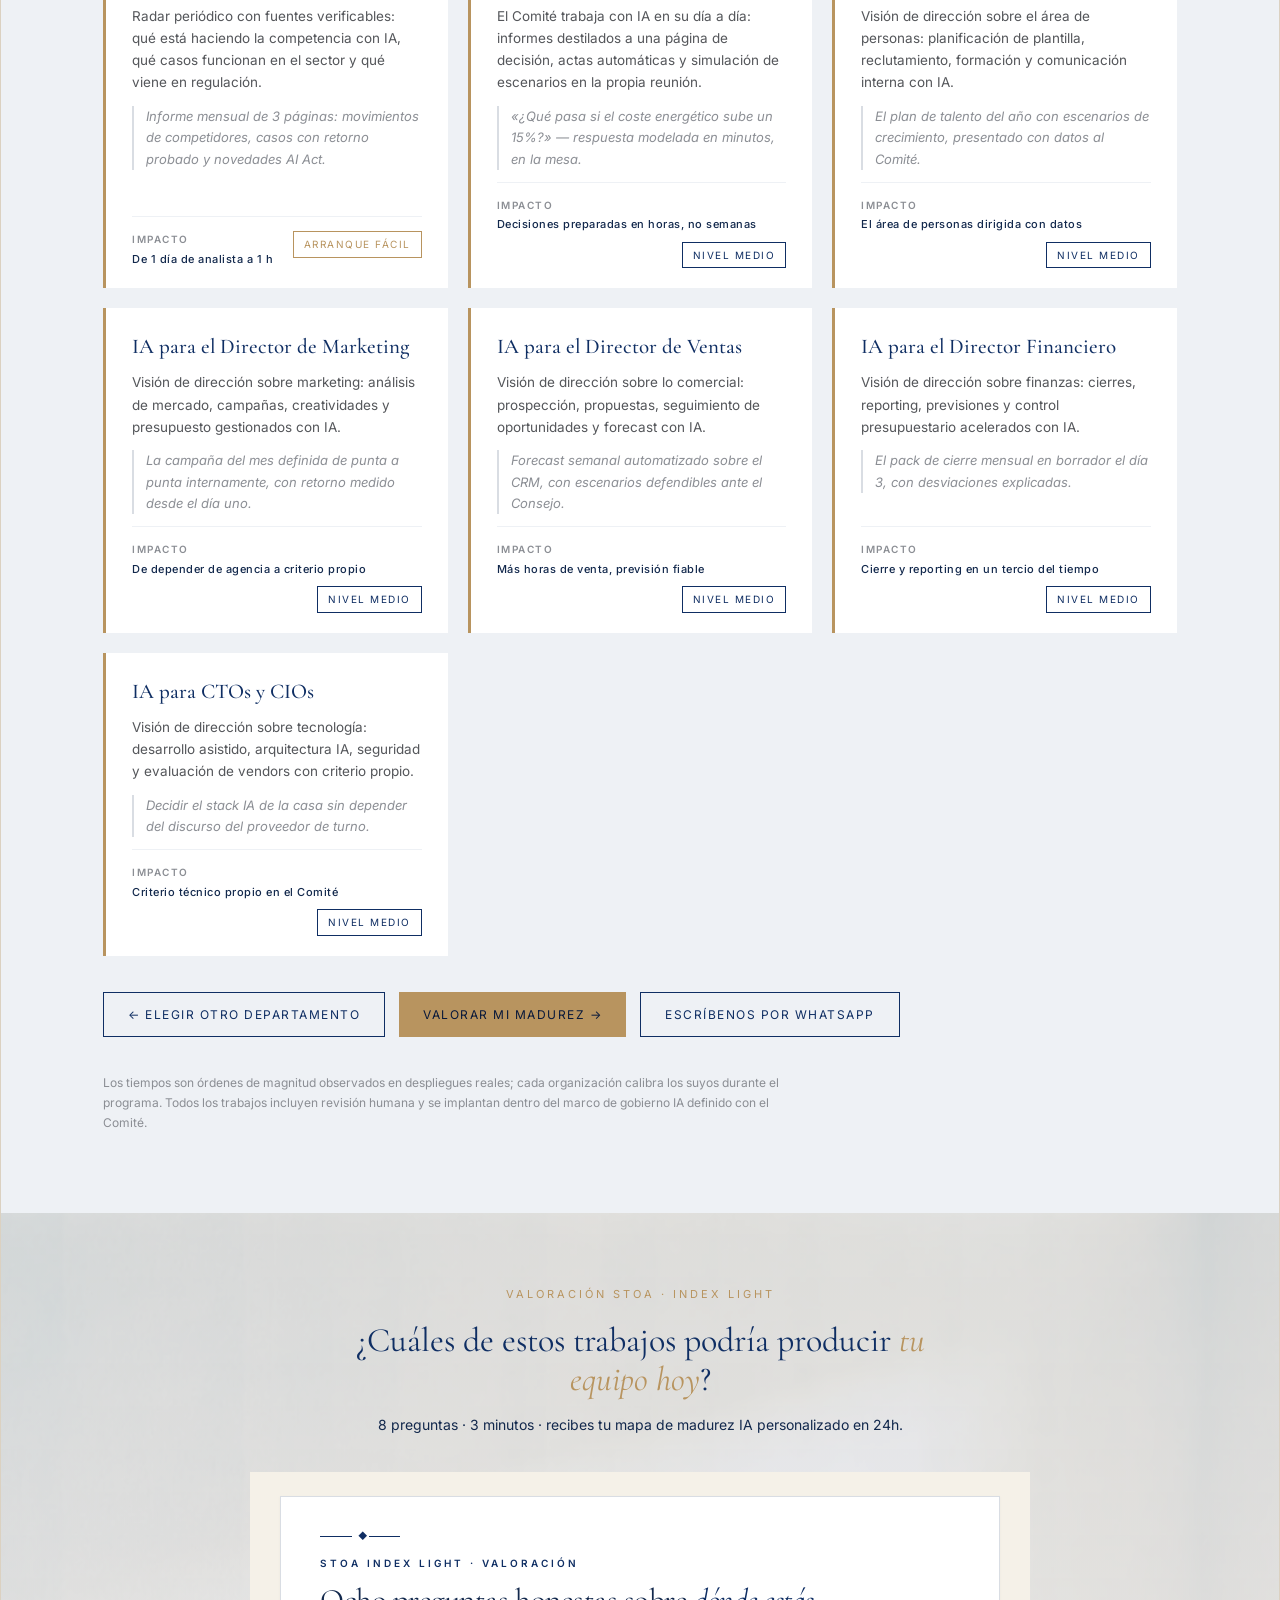
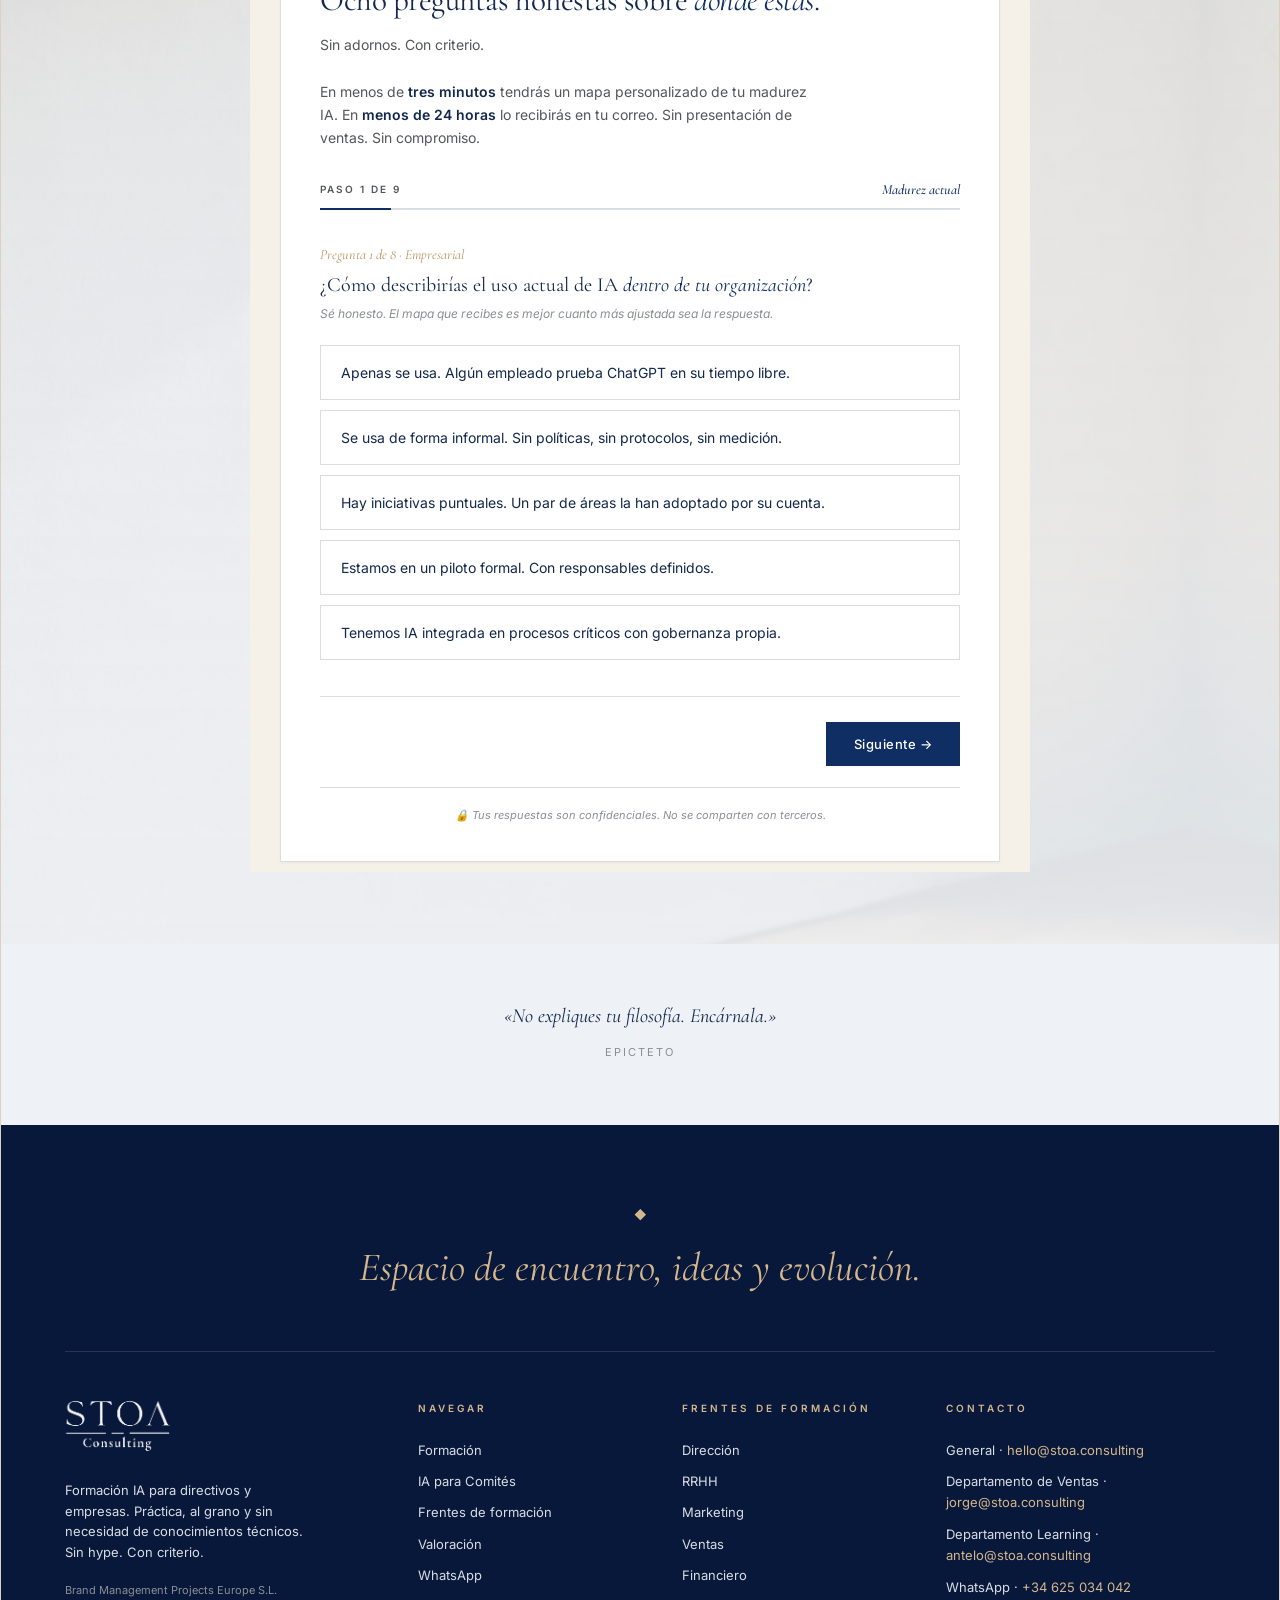
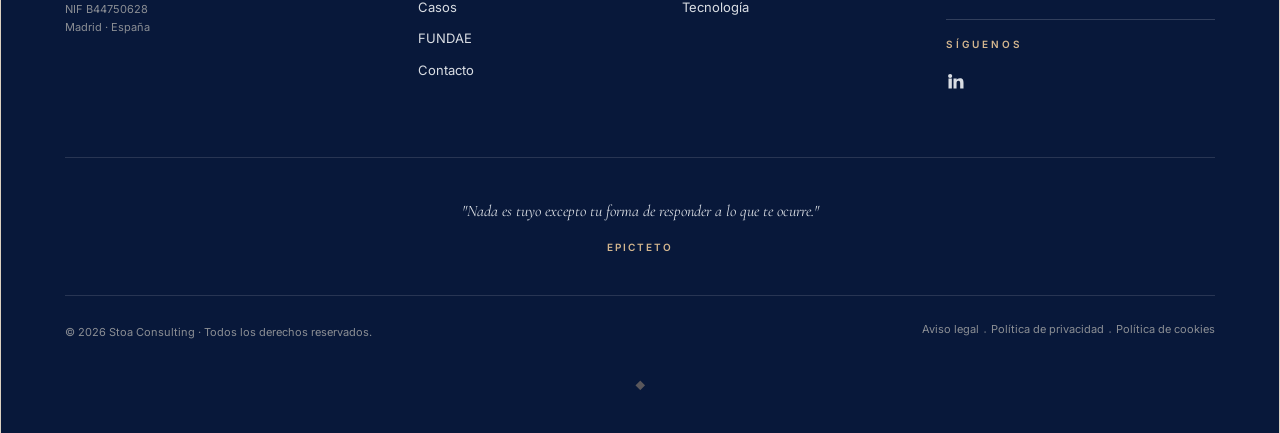
<file: catalogo.html>
<!DOCTYPE html>
<html lang="es"><head><meta charset="UTF-8">
<meta http-equiv="refresh" content="0; url=index.html">
<link rel="canonical" href="https://www.stoa.consulting/">
<title>Stoa Consulting</title></head>
<body><p>Redirigiendo… <a href="index.html">Ir a la página principal</a></p></body></html>
</file>
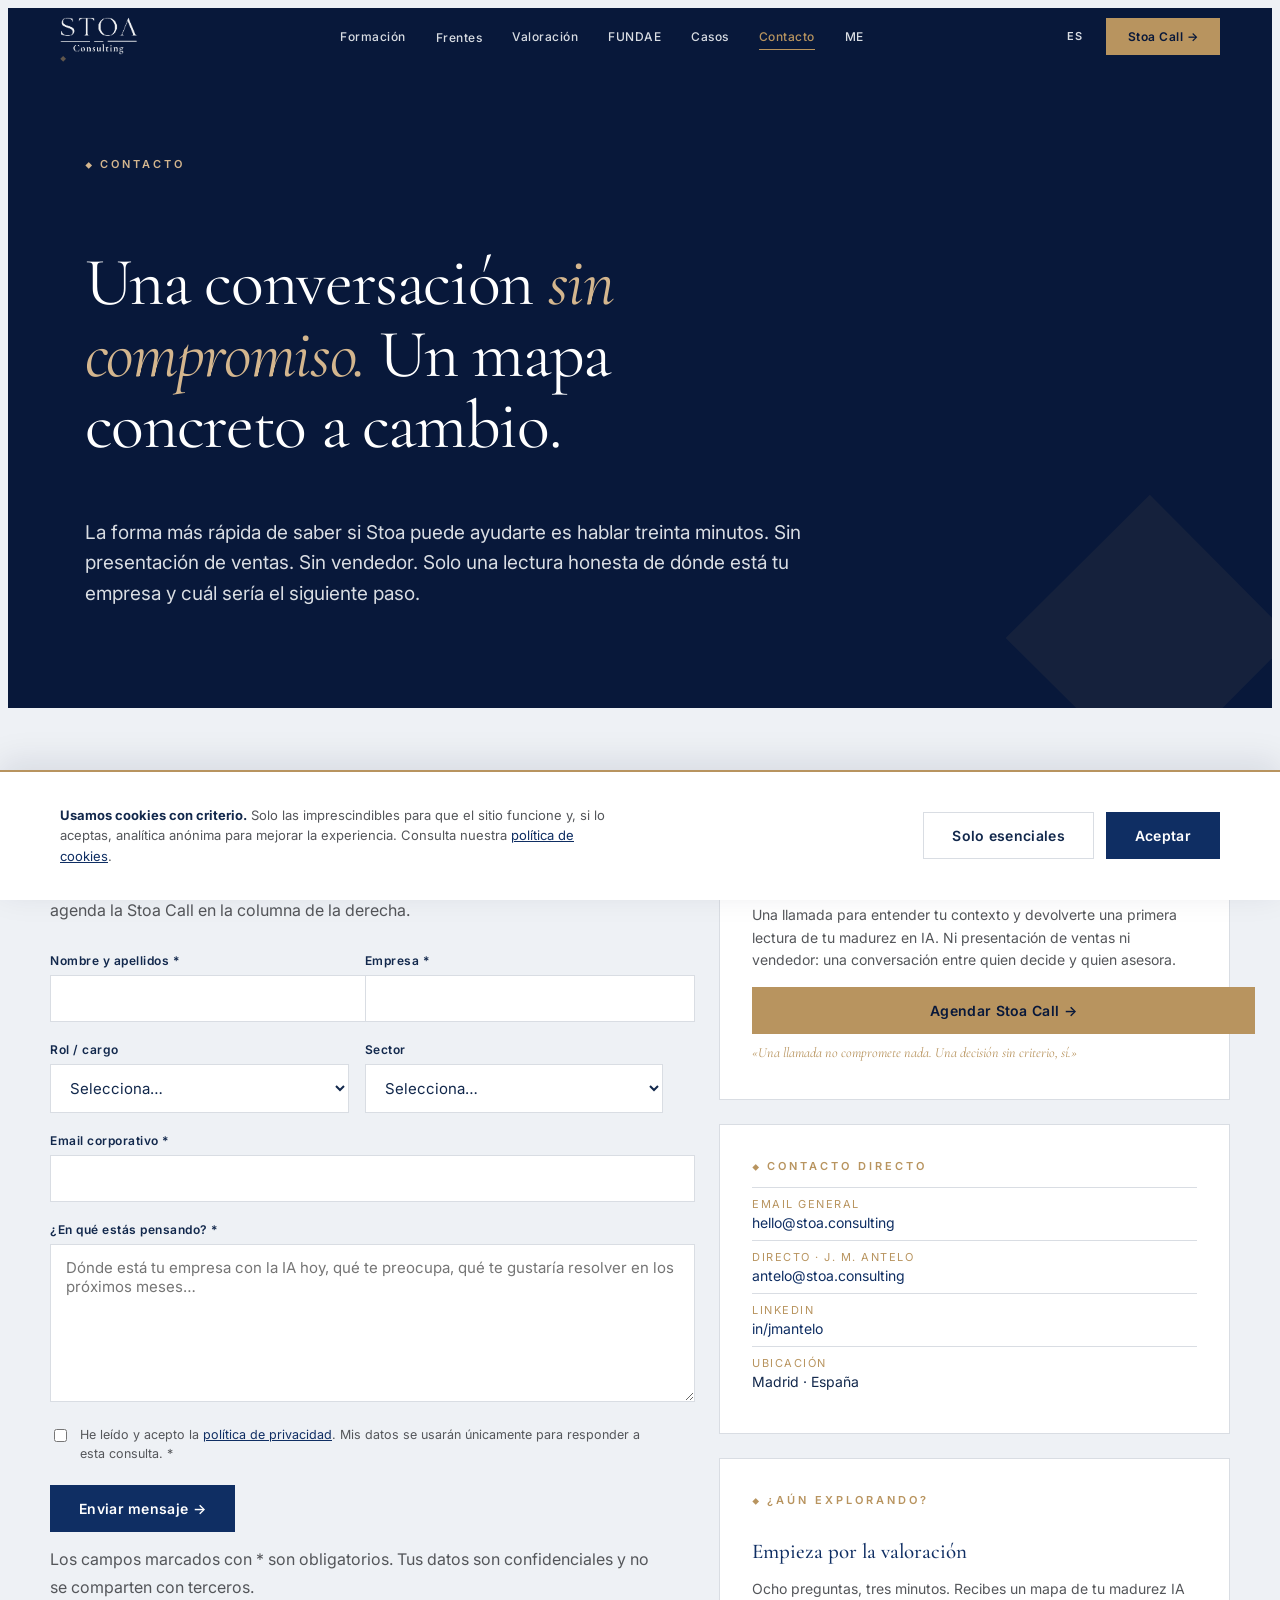
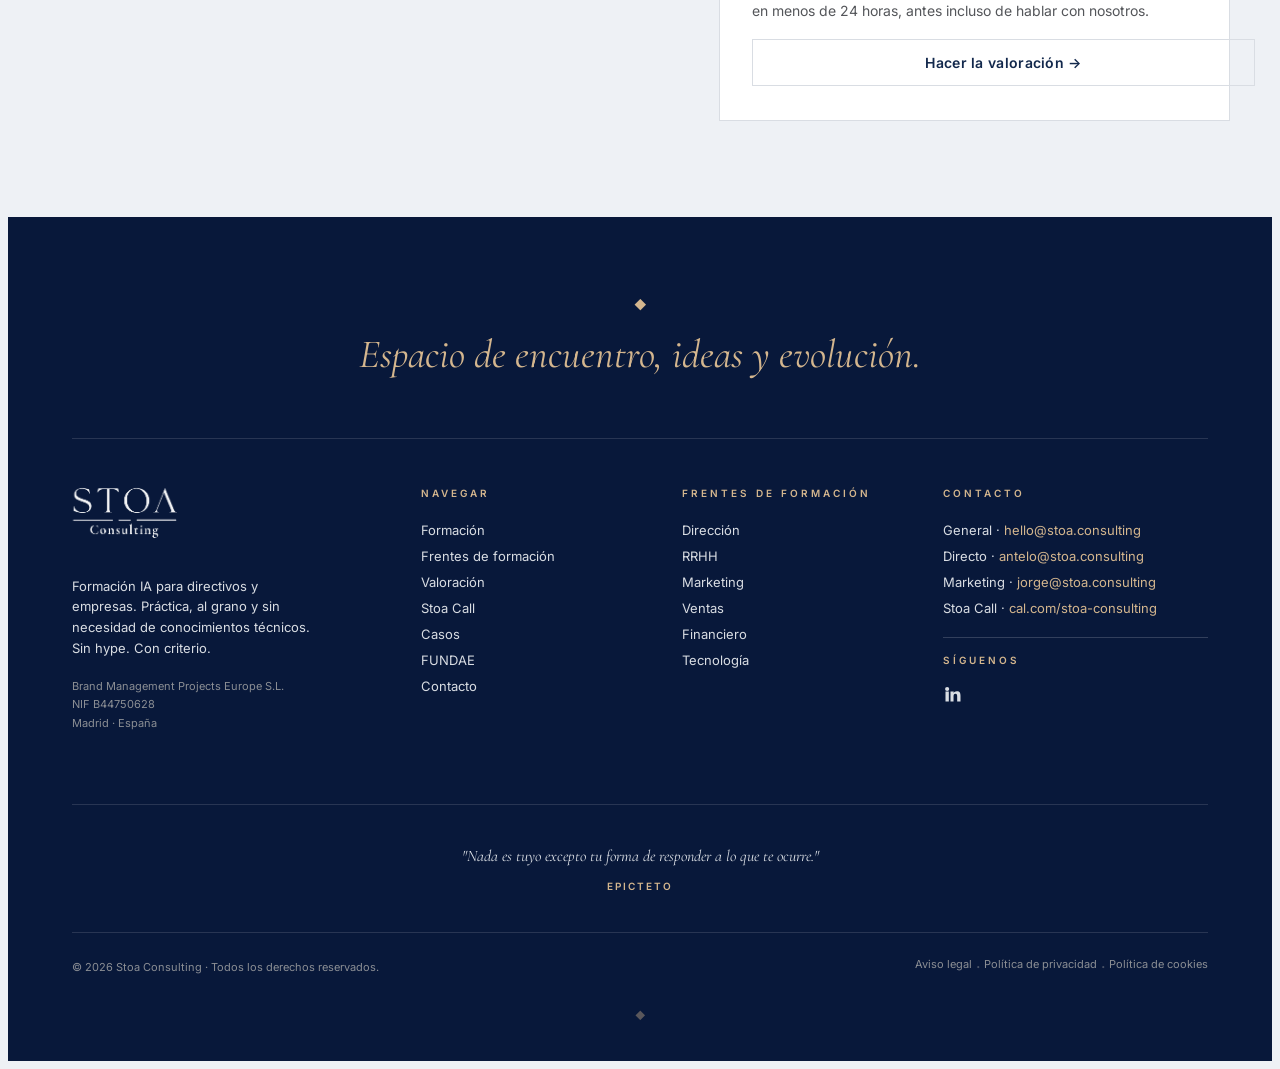
<file: contacto.html>
<!DOCTYPE html>
<html lang="es">
<head>
<meta charset="UTF-8">
<meta name="viewport" content="width=device-width, initial-scale=1.0">
<title>Contacto · Stoa Consulting</title>
<meta name="description" content="Hablemos. Escríbenos o agenda una Stoa Call de 30 minutos: una conversación sin compromiso para devolverte un mapa concreto de tu situación con la IA.">
<meta name="theme-color" content="#08183A">
<link rel="canonical" href="https://www.stoa.consulting/contacto.html">
<link rel="icon" href="data:image/svg+xml,%3Csvg xmlns='http://www.w3.org/2000/svg' viewBox='0 0 32 32'%3E%3Crect width='32' height='32' fill='%2308183A'/%3E%3Ctext x='16' y='23' font-size='18' fill='%23D4B68E' text-anchor='middle' font-family='serif'%3E%E2%97%86%3C/text%3E%3C/svg%3E">
<meta property="og:type" content="website">
<meta property="og:locale" content="es_ES">
<meta property="og:title" content="Contacto · Stoa Consulting">
<meta property="og:description" content="Agenda una Stoa Call de 30 minutos. Sin presentación de ventas. Sin compromiso.">
<meta property="og:url" content="https://www.stoa.consulting/contacto.html">
<link rel="preconnect" href="https://fonts.googleapis.com">
<link rel="preconnect" href="https://fonts.gstatic.com" crossorigin>
<link href="https://fonts.googleapis.com/css2?family=Cormorant+Garamond:ital,wght@0,300;0,400;0,500;0,600;1,400;1,500;1,600&family=Inter:wght@300;400;500;600;700&display=swap" rel="stylesheet">
<link rel="stylesheet" href="assets/stoa.css?v=20260728">
</head>
<body class="page">

<!-- ===== HEADER GLOBAL ===== -->
<header class="site-header">
  <a href="index.html" class="brand" aria-label="Stoa Consulting · Inicio">
    <img src="assets/stoa_logo.svg" class="brand-logo" alt="Stoa Consulting · Formación IA para Directivos y Empresas">
  </a>
  <nav class="site-nav" aria-label="Navegación principal">
    <a href="programas.html" class="nav-link">Formación</a>
    <div class="nav-item">
      <a href="index.html#departamentos" class="nav-link">Frentes</a>
      <div class="nav-dropdown">
        <a href="index.html#dept-direccion">Dirección</a>
        <a href="index.html#dept-rrhh">RRHH</a>
        <a href="index.html#dept-marketing">Marketing</a>
        <a href="index.html#dept-ventas">Ventas</a>
        <a href="index.html#dept-finanzas">Financiero</a>
        <a href="index.html#dept-tecnologia">Tecnología</a>
</div>
    </div>
    <a href="index.html#valoracion" class="nav-link">Valoración</a>
    <a href="fundae.html" class="nav-link">FUNDAE</a>
    <a href="casos.html" class="nav-link">Casos</a>
    <a href="contacto.html" class="nav-link active">Contacto</a>
    <a href="https://www.jmantelo.es" class="nav-link nav-me" target="_blank" rel="noopener" title="Jose Manuel Antelo - jmantelo.es">ME</a>
  </nav>
  <div class="header-right">
    <span class="lang">ES</span>
    <a href="https://cal.com/stoa-consulting-1e59mq/30min" class="header-cta" target="_blank" rel="noopener">Stoa Call →</a>
    <button class="hamburger" aria-label="Abrir menú"><span></span><span></span><span></span></button>
  </div>
</header>

<!-- ===== DRAWER MÓVIL ===== -->
<div class="drawer-overlay"></div>
<aside class="drawer" aria-label="Menú móvil">
  <button class="drawer-close" aria-label="Cerrar menú">&times;</button>
  <a href="programas.html">Formación</a>
  <a href="index.html#valoracion">Valoración</a>
  <a href="fundae.html">FUNDAE</a>
  <a href="casos.html">Casos</a>
  <a href="contacto.html">Contacto</a>
  <a href="https://www.jmantelo.es" target="_blank" rel="noopener" title="Jose Manuel Antelo - jmantelo.es">ME</a>
  <div class="drawer-section">Frentes de formación</div>
  <a href="index.html#dept-direccion">Dirección</a>
  <a href="index.html#dept-rrhh">RRHH</a>
  <a href="index.html#dept-marketing">Marketing</a>
  <a href="index.html#dept-ventas">Ventas</a>
  <a href="index.html#dept-finanzas">Financiero</a>
  <a href="index.html#dept-tecnologia">Tecnología</a>
<a href="https://cal.com/stoa-consulting-1e59mq/30min" class="drawer-cta" target="_blank" rel="noopener">Agendar Stoa Call →</a>
</aside>

<!-- ===== HERO ===== -->
<section class="page-hero">
  <span class="eyebrow">Contacto</span>
  <h1>Una conversación <em>sin compromiso.</em> Un mapa concreto a cambio.</h1>
  <p class="hero-lede">La forma más rápida de saber si Stoa puede ayudarte es hablar treinta minutos. Sin presentación de ventas. Sin vendedor. Solo una lectura honesta de dónde está tu empresa y cuál sería el siguiente paso.</p>
</section>

<!-- ===== CUERPO ===== -->
<div class="page-body wide">
  <div class="contact-layout">

    <!-- Formulario -->
    <div>
      <span class="section-eyebrow">Escríbenos</span>
      <h2 style="margin-top:0">Cuéntanos tu situación</h2>
      <p style="color:var(--gris-antracita); margin-bottom:28px;">Responderemos en menos de 24&nbsp;horas laborables. Si prefieres ir directo al grano, agenda la Stoa Call en la columna de la derecha.</p>

      <form id="contact-form" novalidate>
        <div class="field-row">
          <div class="field">
            <label for="nombre">Nombre y apellidos *</label>
            <input type="text" id="nombre" name="nombre" required autocomplete="name">
          </div>
          <div class="field">
            <label for="empresa">Empresa *</label>
            <input type="text" id="empresa" name="empresa" required autocomplete="organization">
          </div>
        </div>
        <div class="field-row">
          <div class="field">
            <label for="rol">Rol / cargo</label>
            <select id="rol" name="rol">
              <option value="">Selecciona…</option>
              <option>CEO / Director General</option>
              <option>Director de Operaciones</option>
              <option>Director de Tecnología</option>
              <option>Director Financiero</option>
              <option>Director de RRHH</option>
              <option>Director de Marketing</option>
              <option>Otro miembro del comité</option>
              <option>Mando intermedio</option>
              <option>Otro</option>
            </select>
          </div>
          <div class="field">
            <label for="sector">Sector</label>
            <select id="sector" name="sector">
              <option value="">Selecciona…</option>
              <option>Educación</option>
              <option>Industria</option>
              <option>Legal</option>
              <option>Finanzas</option>
              <option>Marketing</option>
              <option>Operaciones</option>
              <option>Otro</option>
            </select>
          </div>
        </div>
        <div class="field">
          <label for="email">Email corporativo *</label>
          <input type="email" id="email" name="email" required autocomplete="email">
        </div>
        <div class="field">
          <label for="mensaje">¿En qué estás pensando? *</label>
          <textarea id="mensaje" name="mensaje" required placeholder="Dónde está tu empresa con la IA hoy, qué te preocupa, qué te gustaría resolver en los próximos meses…"></textarea>
        </div>
        <label class="form-consent">
          <input type="checkbox" id="consent" name="consent" required>
          <span>He leído y acepto la <a href="privacidad.html" target="_blank">política de privacidad</a>. Mis datos se usarán únicamente para responder a esta consulta. *</span>
        </label>
        <button type="submit" class="btn btn-primary">Enviar mensaje →</button>
        <p class="form-note">Los campos marcados con * son obligatorios. Tus datos son confidenciales y no se comparten con terceros.</p>
        <div class="error-note" id="error-note" style="color:#b03030; font-size:13px; margin-top:12px; display:none;"></div>
      </form>

      <div class="form-success" id="form-success">
        <div class="diamond">◆</div>
        <h3>Recibido.</h3>
        <p style="color:var(--gris-antracita)">Gracias por escribirnos. Te responderemos en menos de 24&nbsp;horas laborables. Si quieres adelantar la conversación, la Stoa Call está disponible ahora mismo.</p>
        <a href="https://cal.com/stoa-consulting-1e59mq/30min" class="btn btn-bronze" target="_blank" rel="noopener" style="margin-top:8px;">Agendar mi Stoa Call →</a>
      </div>
    </div>

    <!-- Aside -->
    <div>
      <div class="aside-card">
        <span class="section-eyebrow">Stoa Call</span>
        <h3>30 minutos. Sin compromiso.</h3>
        <p>Una llamada para entender tu contexto y devolverte una primera lectura de tu madurez en IA. Ni presentación de ventas ni vendedor: una conversación entre quien decide y quien asesora.</p>
        <a href="https://cal.com/stoa-consulting-1e59mq/30min" class="btn btn-bronze" target="_blank" rel="noopener" style="width:100%; text-align:center; margin-bottom:8px;">Agendar Stoa Call →</a>
        <p style="font-family:var(--serif); font-style:italic; font-size:14px; color:var(--bronze); margin:0;">«Una llamada no compromete nada. Una decisión sin criterio, sí.»</p>
      </div>

      <div class="aside-card" style="margin-top:24px;">
        <span class="section-eyebrow">Contacto directo</span>
        <div class="contact-item"><span>Email general</span><a href="mailto:hello@stoa.consulting">hello@stoa.consulting</a></div>
        <div class="contact-item"><span>Directo · J. M. Antelo</span><a href="mailto:antelo@stoa.consulting">antelo@stoa.consulting</a></div>
        <div class="contact-item"><span>LinkedIn</span><a href="https://www.linkedin.com/in/jmantelo" target="_blank" rel="noopener">in/jmantelo</a></div>
        <div class="contact-item"><span>Ubicación</span>Madrid · España</div>
      </div>

      <div class="aside-card" style="margin-top:24px;">
        <span class="section-eyebrow">¿Aún explorando?</span>
        <h3 style="font-size:21px;">Empieza por la valoración</h3>
        <p>Ocho preguntas, tres minutos. Recibes un mapa de tu madurez IA en menos de 24&nbsp;horas, antes incluso de hablar con nosotros.</p>
        <a href="index.html#valoracion" class="btn btn-ghost" style="width:100%; text-align:center;">Hacer la valoración →</a>
      </div>
    </div>

  </div>
</div>

<!-- ===== FOOTER GLOBAL ===== -->
<footer class="site-footer">
  <div class="footer-statement">
    <span class="diamond">◆</span>
    <em>Espacio de encuentro, ideas y evolución.</em>
  </div>
  <div class="footer-grid">
    <div class="footer-col">
      <img src="assets/stoa_logo.svg" class="footer-logo" alt="Stoa Consulting">
      <p class="footer-desc">Formación IA para directivos y empresas. Práctica, al grano y sin necesidad de conocimientos técnicos. Sin hype. Con criterio.</p>
      <p class="footer-address">Brand Management Projects Europe S.L.<br>NIF B44750628<br>Madrid · España</p>
    </div>
    <div class="footer-col">
      <span class="eyebrow">Navegar</span>
      <a href="programas.html">Formación</a>
      <a href="index.html#departamentos">Frentes de formación</a>
      <a href="index.html#valoracion">Valoración</a>
      <a href="https://cal.com/stoa-consulting-1e59mq/30min" target="_blank" rel="noopener">Stoa Call</a>
      <a href="casos.html">Casos</a>
      <a href="fundae.html">FUNDAE</a>
      <a href="contacto.html">Contacto</a>
    </div>
    <div class="footer-col">
      <span class="eyebrow">Frentes de formación</span>
      <a href="index.html#dept-direccion">Dirección</a>
      <a href="index.html#dept-rrhh">RRHH</a>
      <a href="index.html#dept-marketing">Marketing</a>
      <a href="index.html#dept-ventas">Ventas</a>
      <a href="index.html#dept-finanzas">Financiero</a>
      <a href="index.html#dept-tecnologia">Tecnología</a>
</div>
    <div class="footer-col">
      <span class="eyebrow">Contacto</span>
      <div class="footer-contact-line">General · <a href="mailto:hello@stoa.consulting">hello@stoa.consulting</a></div>
      <div class="footer-contact-line">Directo · <a href="mailto:antelo@stoa.consulting">antelo@stoa.consulting</a></div>
      <div class="footer-contact-line">Marketing · <a href="mailto:jorge@stoa.consulting">jorge@stoa.consulting</a></div>
      <div class="footer-contact-line">Stoa Call · <a href="https://cal.com/stoa-consulting-1e59mq/30min" target="_blank" rel="noopener">cal.com/stoa-consulting</a></div>
      <div class="footer-sep"></div>
      <span class="eyebrow">Síguenos</span>
      <div class="footer-social">
        <a href="https://www.linkedin.com/in/jmantelo" target="_blank" rel="noopener" aria-label="LinkedIn">
          <svg viewBox="0 0 24 24"><path d="M4.98 3.5a2.5 2.5 0 1 1 0 5 2.5 2.5 0 0 1 0-5zM3 9h4v12H3zM9 9h3.8v1.7h.05c.53-1 1.83-2.05 3.76-2.05C20.4 8.65 21 11 21 14.1V21h-4v-6.1c0-1.45-.03-3.32-2.02-3.32-2.02 0-2.33 1.58-2.33 3.21V21H9z"/></svg>
        </a>
      </div>
    </div>
  </div>
  <div class="footer-quote">
    <em>"Nada es tuyo excepto tu forma de responder a lo que te ocurre."</em>
    <span class="author">Epicteto</span>
  </div>
  <div class="footer-legal">
    <span class="copy">© 2026 Stoa Consulting · Todos los derechos reservados.</span>
    <span class="links">
      <a href="aviso-legal.html">Aviso legal</a><span class="dot">·</span>
      <a href="privacidad.html">Política de privacidad</a><span class="dot">·</span>
      <a href="cookies.html">Política de cookies</a>
    </span>
  </div>
  <div class="footer-seal">◆</div>
</footer>

<!-- ===== BANNER COOKIES ===== -->
<div class="cookie-banner" role="dialog" aria-label="Aviso de cookies">
  <p class="cookie-text"><strong>Usamos cookies con criterio.</strong> Solo las imprescindibles para que el sitio funcione y, si lo aceptas, analítica anónima para mejorar la experiencia. Consulta nuestra <a href="cookies.html">política de cookies</a>.</p>
  <div class="cookie-actions">
    <button class="btn btn-ghost" data-cookie="reject">Solo esenciales</button>
    <button class="btn btn-primary" data-cookie="accept">Aceptar</button>
  </div>
</div>

<script src="assets/stoa.js?v=20260728"></script>
<script>
// Validación + envío del formulario de contacto
(function () {
  var form = document.getElementById('contact-form');
  var success = document.getElementById('form-success');
  var errorNote = document.getElementById('error-note');
  // Backend: workflow n8n "Stoa · Contacto web → Aviso + HubSpot" (id y9me8aXoSKpozoZO)
  var ENDPOINT = 'https://brandandnetwork.app.n8n.cloud/webhook/stoa-contacto';
  // Etiqueta el lead con el programa de origen (contacto.html?programa=ia-comites-oct26)
  var PROGRAMA = '';
  try { PROGRAMA = new URLSearchParams(window.location.search).get('programa') || ''; } catch (e) { PROGRAMA = ''; }

  function showError(msg) {
    errorNote.textContent = msg;
    errorNote.style.display = 'block';
  }

  form.addEventListener('submit', function (e) {
    e.preventDefault();
    errorNote.style.display = 'none';
    var nombre = document.getElementById('nombre').value.trim();
    var empresa = document.getElementById('empresa').value.trim();
    var email = document.getElementById('email').value.trim();
    var mensaje = document.getElementById('mensaje').value.trim();
    var consent = document.getElementById('consent').checked;

    if (!nombre || !empresa || !email || !mensaje) { return showError('Por favor completa todos los campos obligatorios.'); }
    if (!/^[^\s@]+@[^\s@]+\.[^\s@]+$/.test(email)) { return showError('El email no parece válido.'); }
    if (!consent) { return showError('Necesitamos tu consentimiento para tratar los datos.'); }

    var payload = {
      tipo: 'contacto',
      nombre: nombre, empresa: empresa,
      rol: document.getElementById('rol').value,
      sector: document.getElementById('sector').value,
      email: email, mensaje: mensaje,
      programa: PROGRAMA
    };

    function done() { form.style.display = 'none'; success.classList.add('show'); success.scrollIntoView({ behavior: 'smooth', block: 'center' }); }

    if (ENDPOINT) {
      fetch(ENDPOINT, { method: 'POST', headers: { 'Content-Type': 'application/json' }, body: JSON.stringify(payload) })
        .then(done).catch(function () { showError('No se pudo enviar. Escríbenos a hello@stoa.consulting.'); });
    } else {
      // Sin backend configurado NUNCA damos por enviado el mensaje.
      showError('El formulario no está disponible ahora mismo. Escríbenos a hello@stoa.consulting y te contestamos hoy.');
    }
  });
})();
</script>
</body>
</html>
</file>
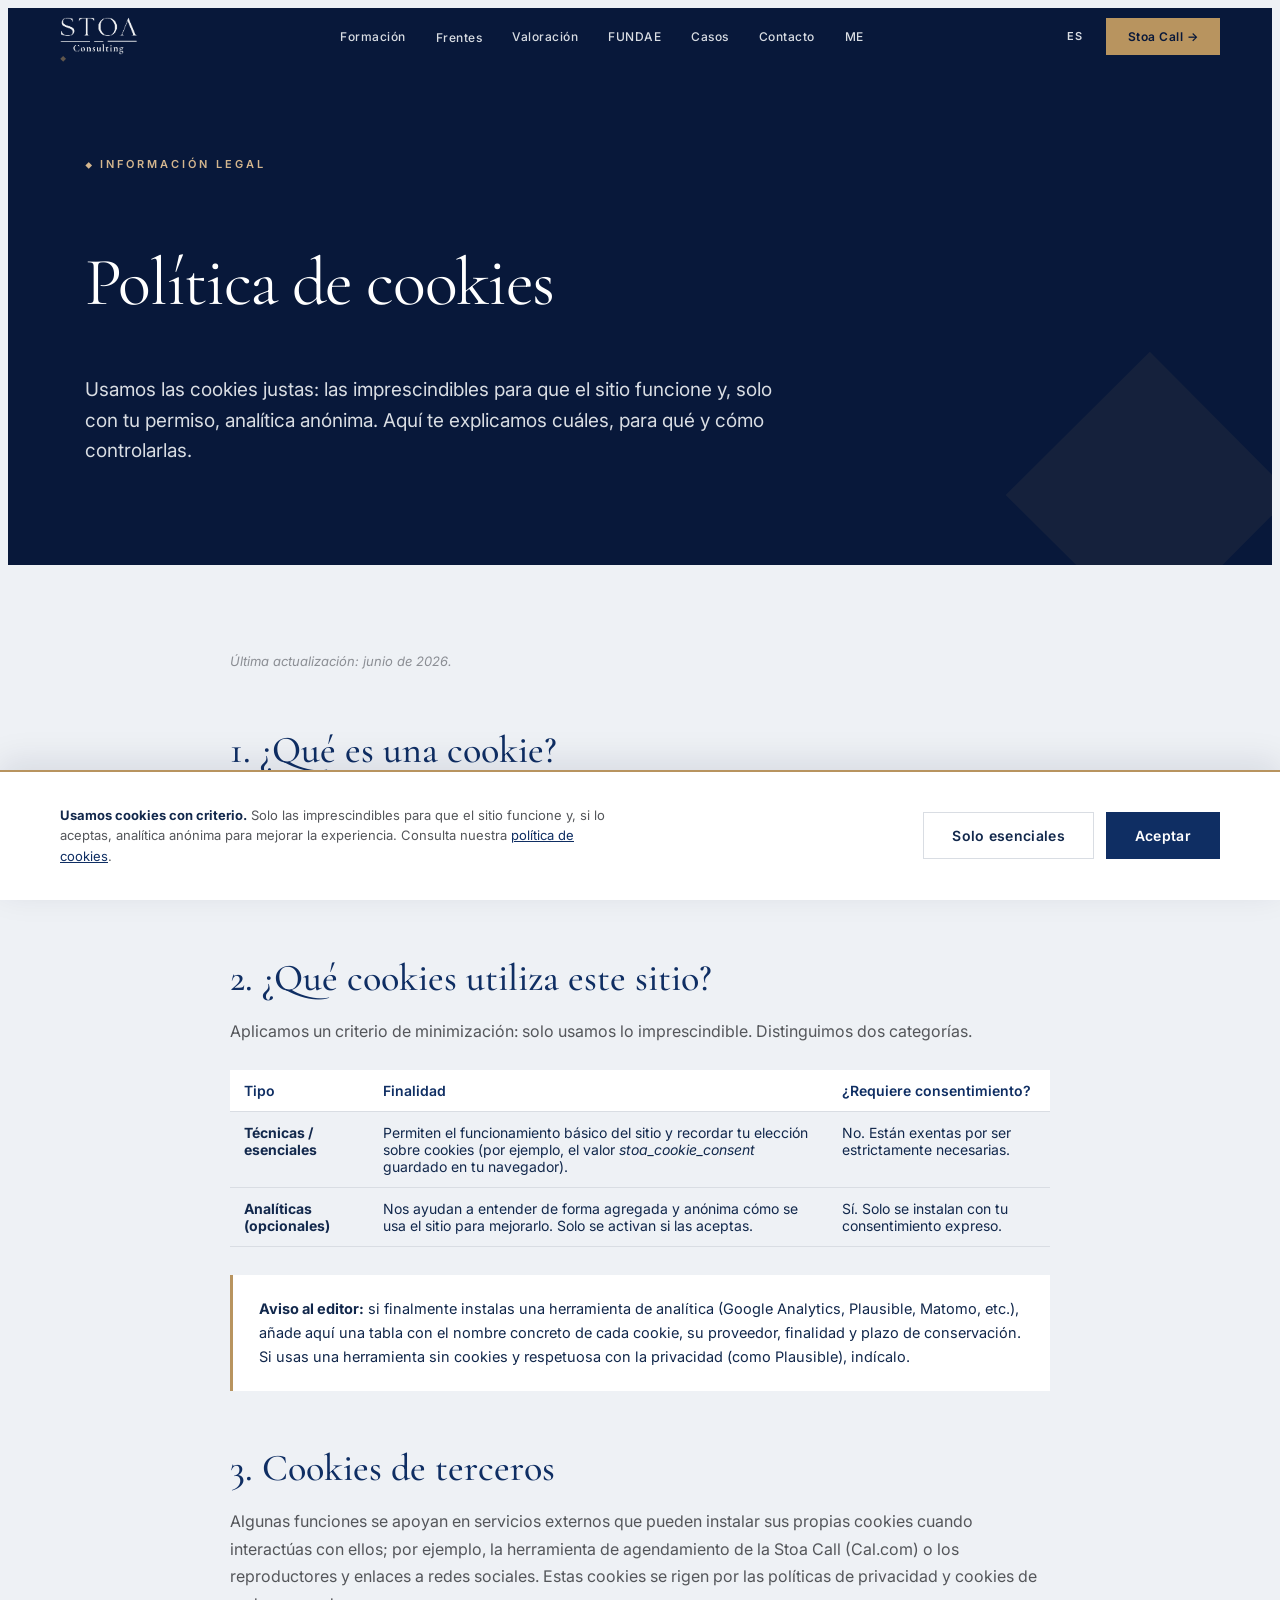
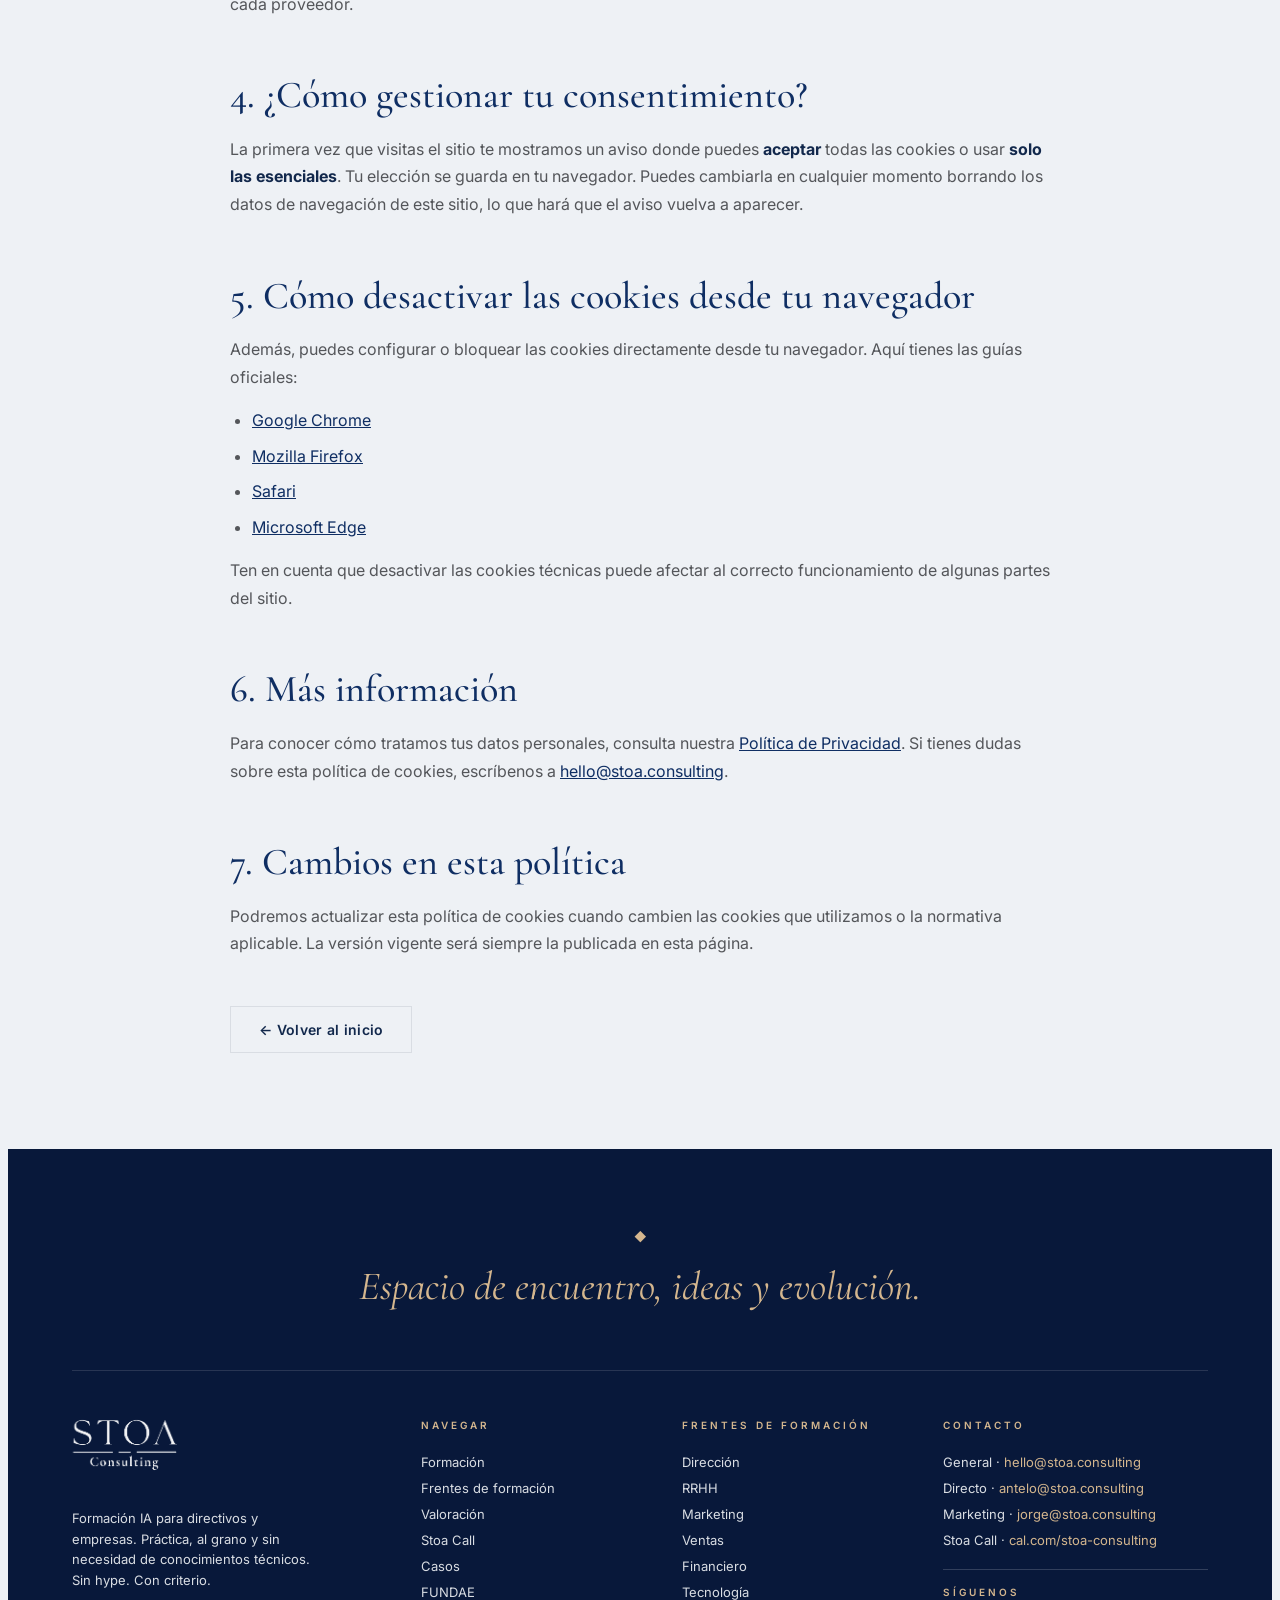
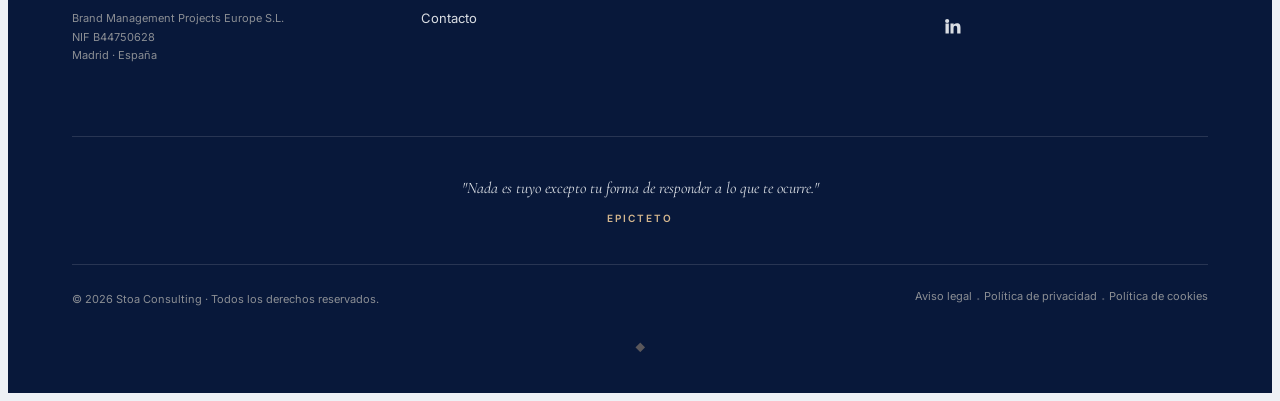
<file: cookies.html>
<!DOCTYPE html>
<html lang="es">
<head>
<meta charset="UTF-8">
<meta name="viewport" content="width=device-width, initial-scale=1.0">
<title>Política de cookies · Stoa Consulting</title>
<meta name="description" content="Qué cookies utiliza el sitio web de Stoa Consulting, para qué sirven y cómo gestionarlas.">
<meta name="robots" content="noindex, follow">
<meta name="theme-color" content="#08183A">
<link rel="canonical" href="https://www.stoa.consulting/cookies.html">
<link rel="icon" href="data:image/svg+xml,%3Csvg xmlns='http://www.w3.org/2000/svg' viewBox='0 0 32 32'%3E%3Crect width='32' height='32' fill='%2308183A'/%3E%3Ctext x='16' y='23' font-size='18' fill='%23D4B68E' text-anchor='middle' font-family='serif'%3E%E2%97%86%3C/text%3E%3C/svg%3E">
<link rel="preconnect" href="https://fonts.googleapis.com">
<link rel="preconnect" href="https://fonts.gstatic.com" crossorigin>
<link href="https://fonts.googleapis.com/css2?family=Cormorant+Garamond:ital,wght@0,300;0,400;0,500;0,600;1,400;1,500;1,600&family=Inter:wght@300;400;500;600;700&display=swap" rel="stylesheet">
<link rel="stylesheet" href="assets/stoa.css?v=20260728">
</head>
<body class="page">

<!-- ===== HEADER GLOBAL ===== -->
<header class="site-header">
  <a href="index.html" class="brand" aria-label="Stoa Consulting · Inicio">
    <img src="assets/stoa_logo.svg" class="brand-logo" alt="Stoa Consulting · Formación IA para Directivos y Empresas">
  </a>
  <nav class="site-nav" aria-label="Navegación principal">
    <a href="programas.html" class="nav-link">Formación</a>
    <div class="nav-item">
      <a href="index.html#departamentos" class="nav-link">Frentes</a>
      <div class="nav-dropdown">
        <a href="index.html#dept-direccion">Dirección</a>
        <a href="index.html#dept-rrhh">RRHH</a>
        <a href="index.html#dept-marketing">Marketing</a>
        <a href="index.html#dept-ventas">Ventas</a>
        <a href="index.html#dept-finanzas">Financiero</a>
        <a href="index.html#dept-tecnologia">Tecnología</a>
</div>
    </div>
    <a href="index.html#valoracion" class="nav-link">Valoración</a>
    <a href="fundae.html" class="nav-link">FUNDAE</a>
    <a href="casos.html" class="nav-link">Casos</a>
    <a href="contacto.html" class="nav-link">Contacto</a>
    <a href="https://www.jmantelo.es" class="nav-link nav-me" target="_blank" rel="noopener" title="Jose Manuel Antelo - jmantelo.es">ME</a>
  </nav>
  <div class="header-right">
    <span class="lang">ES</span>
    <a href="https://cal.com/stoa-consulting-1e59mq/30min" class="header-cta" target="_blank" rel="noopener">Stoa Call →</a>
    <button class="hamburger" aria-label="Abrir menú"><span></span><span></span><span></span></button>
  </div>
</header>

<!-- ===== DRAWER MÓVIL ===== -->
<div class="drawer-overlay"></div>
<aside class="drawer" aria-label="Menú móvil">
  <button class="drawer-close" aria-label="Cerrar menú">&times;</button>
  <a href="programas.html">Formación</a>
  <a href="index.html#valoracion">Valoración</a>
  <a href="fundae.html">FUNDAE</a>
  <a href="casos.html">Casos</a>
  <a href="contacto.html">Contacto</a>
  <a href="https://www.jmantelo.es" target="_blank" rel="noopener" title="Jose Manuel Antelo - jmantelo.es">ME</a>
  <div class="drawer-section">Frentes de formación</div>
  <a href="index.html#dept-direccion">Dirección</a>
  <a href="index.html#dept-rrhh">RRHH</a>
  <a href="index.html#dept-marketing">Marketing</a>
  <a href="index.html#dept-ventas">Ventas</a>
  <a href="index.html#dept-finanzas">Financiero</a>
  <a href="index.html#dept-tecnologia">Tecnología</a>
<a href="https://cal.com/stoa-consulting-1e59mq/30min" class="drawer-cta" target="_blank" rel="noopener">Agendar Stoa Call →</a>
</aside>

<!-- ===== HERO ===== -->
<section class="page-hero">
  <span class="eyebrow">Información legal</span>
  <h1>Política de cookies</h1>
  <p class="hero-lede">Usamos las cookies justas: las imprescindibles para que el sitio funcione y, solo con tu permiso, analítica anónima. Aquí te explicamos cuáles, para qué y cómo controlarlas.</p>
</section>

<!-- ===== CUERPO ===== -->
<div class="page-body">
  <p class="updated">Última actualización: junio de 2026.</p>

  <h2>1. ¿Qué es una cookie?</h2>
  <p>Una cookie es un pequeño archivo de texto que un sitio web almacena en tu navegador cuando lo visitas. Sirve para que el sitio recuerde información sobre tu visita, como tus preferencias, lo que facilita la siguiente vez que vuelves y hace el sitio más útil. Tecnologías similares (como el almacenamiento local del navegador) reciben el mismo tratamiento en esta política.</p>

  <h2>2. ¿Qué cookies utiliza este sitio?</h2>
  <p>Aplicamos un criterio de minimización: solo usamos lo imprescindible. Distinguimos dos categorías.</p>
  <table>
    <thead><tr><th>Tipo</th><th>Finalidad</th><th>¿Requiere consentimiento?</th></tr></thead>
    <tbody>
      <tr><td><strong>Técnicas / esenciales</strong></td><td>Permiten el funcionamiento básico del sitio y recordar tu elección sobre cookies (por ejemplo, el valor <em>stoa_cookie_consent</em> guardado en tu navegador).</td><td>No. Están exentas por ser estrictamente necesarias.</td></tr>
      <tr><td><strong>Analíticas (opcionales)</strong></td><td>Nos ayudan a entender de forma agregada y anónima cómo se usa el sitio para mejorarlo. Solo se activan si las aceptas.</td><td>Sí. Solo se instalan con tu consentimiento expreso.</td></tr>
    </tbody>
  </table>
  <div class="callout"><strong>Aviso al editor:</strong> si finalmente instalas una herramienta de analítica (Google Analytics, Plausible, Matomo, etc.), añade aquí una tabla con el nombre concreto de cada cookie, su proveedor, finalidad y plazo de conservación. Si usas una herramienta sin cookies y respetuosa con la privacidad (como Plausible), indícalo.</div>

  <h2>3. Cookies de terceros</h2>
  <p>Algunas funciones se apoyan en servicios externos que pueden instalar sus propias cookies cuando interactúas con ellos; por ejemplo, la herramienta de agendamiento de la Stoa Call (Cal.com) o los reproductores y enlaces a redes sociales. Estas cookies se rigen por las políticas de privacidad y cookies de cada proveedor.</p>

  <h2>4. ¿Cómo gestionar tu consentimiento?</h2>
  <p>La primera vez que visitas el sitio te mostramos un aviso donde puedes <strong>aceptar</strong> todas las cookies o usar <strong>solo las esenciales</strong>. Tu elección se guarda en tu navegador. Puedes cambiarla en cualquier momento borrando los datos de navegación de este sitio, lo que hará que el aviso vuelva a aparecer.</p>

  <h2>5. Cómo desactivar las cookies desde tu navegador</h2>
  <p>Además, puedes configurar o bloquear las cookies directamente desde tu navegador. Aquí tienes las guías oficiales:</p>
  <ul>
    <li><a href="https://support.google.com/chrome/answer/95647" target="_blank" rel="noopener">Google Chrome</a></li>
    <li><a href="https://support.mozilla.org/es/kb/Borrar%20cookies" target="_blank" rel="noopener">Mozilla Firefox</a></li>
    <li><a href="https://support.apple.com/es-es/guide/safari/sfri11471/mac" target="_blank" rel="noopener">Safari</a></li>
    <li><a href="https://support.microsoft.com/es-es/microsoft-edge" target="_blank" rel="noopener">Microsoft Edge</a></li>
  </ul>
  <p>Ten en cuenta que desactivar las cookies técnicas puede afectar al correcto funcionamiento de algunas partes del sitio.</p>

  <h2>6. Más información</h2>
  <p>Para conocer cómo tratamos tus datos personales, consulta nuestra <a href="privacidad.html">Política de Privacidad</a>. Si tienes dudas sobre esta política de cookies, escríbenos a <a href="mailto:hello@stoa.consulting">hello@stoa.consulting</a>.</p>

  <h2>7. Cambios en esta política</h2>
  <p>Podremos actualizar esta política de cookies cuando cambien las cookies que utilizamos o la normativa aplicable. La versión vigente será siempre la publicada en esta página.</p>

  <div style="margin-top:48px;">
    <a href="index.html" class="btn btn-ghost">← Volver al inicio</a>
  </div>
</div>

<!-- ===== FOOTER GLOBAL ===== -->
<footer class="site-footer">
  <div class="footer-statement">
    <span class="diamond">◆</span>
    <em>Espacio de encuentro, ideas y evolución.</em>
  </div>
  <div class="footer-grid">
    <div class="footer-col">
      <img src="assets/stoa_logo.svg" class="footer-logo" alt="Stoa Consulting">
      <p class="footer-desc">Formación IA para directivos y empresas. Práctica, al grano y sin necesidad de conocimientos técnicos. Sin hype. Con criterio.</p>
      <p class="footer-address">Brand Management Projects Europe S.L.<br>NIF B44750628<br>Madrid · España</p>
    </div>
    <div class="footer-col">
      <span class="eyebrow">Navegar</span>
      <a href="programas.html">Formación</a>
      <a href="index.html#departamentos">Frentes de formación</a>
      <a href="index.html#valoracion">Valoración</a>
      <a href="https://cal.com/stoa-consulting-1e59mq/30min" target="_blank" rel="noopener">Stoa Call</a>
      <a href="casos.html">Casos</a>
      <a href="fundae.html">FUNDAE</a>
      <a href="contacto.html">Contacto</a>
    </div>
    <div class="footer-col">
      <span class="eyebrow">Frentes de formación</span>
      <a href="index.html#dept-direccion">Dirección</a>
      <a href="index.html#dept-rrhh">RRHH</a>
      <a href="index.html#dept-marketing">Marketing</a>
      <a href="index.html#dept-ventas">Ventas</a>
      <a href="index.html#dept-finanzas">Financiero</a>
      <a href="index.html#dept-tecnologia">Tecnología</a>
</div>
    <div class="footer-col">
      <span class="eyebrow">Contacto</span>
      <div class="footer-contact-line">General · <a href="mailto:hello@stoa.consulting">hello@stoa.consulting</a></div>
      <div class="footer-contact-line">Directo · <a href="mailto:antelo@stoa.consulting">antelo@stoa.consulting</a></div>
      <div class="footer-contact-line">Marketing · <a href="mailto:jorge@stoa.consulting">jorge@stoa.consulting</a></div>
      <div class="footer-contact-line">Stoa Call · <a href="https://cal.com/stoa-consulting-1e59mq/30min" target="_blank" rel="noopener">cal.com/stoa-consulting</a></div>
      <div class="footer-sep"></div>
      <span class="eyebrow">Síguenos</span>
      <div class="footer-social">
        <a href="https://www.linkedin.com/in/jmantelo" target="_blank" rel="noopener" aria-label="LinkedIn">
          <svg viewBox="0 0 24 24"><path d="M4.98 3.5a2.5 2.5 0 1 1 0 5 2.5 2.5 0 0 1 0-5zM3 9h4v12H3zM9 9h3.8v1.7h.05c.53-1 1.83-2.05 3.76-2.05C20.4 8.65 21 11 21 14.1V21h-4v-6.1c0-1.45-.03-3.32-2.02-3.32-2.02 0-2.33 1.58-2.33 3.21V21H9z"/></svg>
        </a>
      </div>
    </div>
  </div>
  <div class="footer-quote">
    <em>"Nada es tuyo excepto tu forma de responder a lo que te ocurre."</em>
    <span class="author">Epicteto</span>
  </div>
  <div class="footer-legal">
    <span class="copy">© 2026 Stoa Consulting · Todos los derechos reservados.</span>
    <span class="links">
      <a href="aviso-legal.html">Aviso legal</a><span class="dot">·</span>
      <a href="privacidad.html">Política de privacidad</a><span class="dot">·</span>
      <a href="cookies.html">Política de cookies</a>
    </span>
  </div>
  <div class="footer-seal">◆</div>
</footer>

<!-- ===== BANNER COOKIES ===== -->
<div class="cookie-banner" role="dialog" aria-label="Aviso de cookies">
  <p class="cookie-text"><strong>Usamos cookies con criterio.</strong> Solo las imprescindibles para que el sitio funcione y, si lo aceptas, analítica anónima para mejorar la experiencia. Consulta nuestra <a href="cookies.html">política de cookies</a>.</p>
  <div class="cookie-actions">
    <button class="btn btn-ghost" data-cookie="reject">Solo esenciales</button>
    <button class="btn btn-primary" data-cookie="accept">Aceptar</button>
  </div>
</div>

<script src="assets/stoa.js?v=20260728"></script>
</body>
</html>
</file>
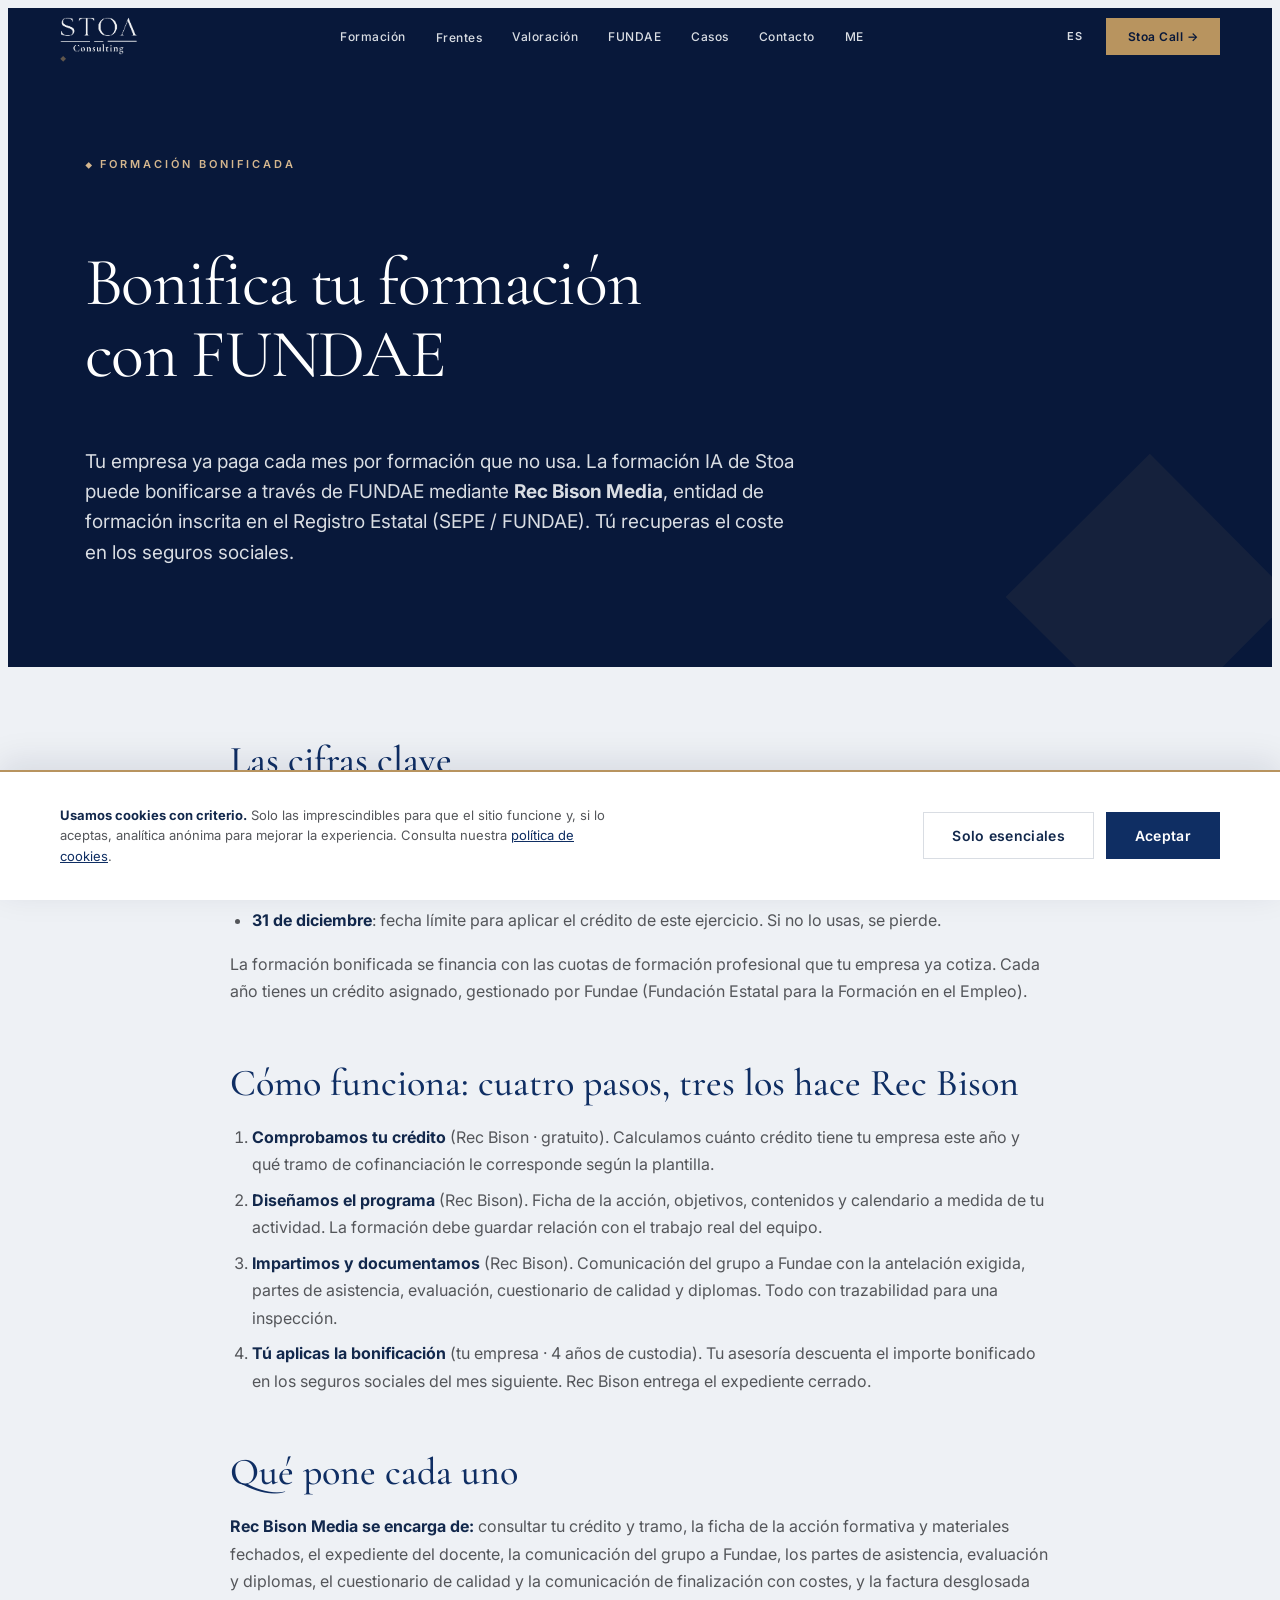
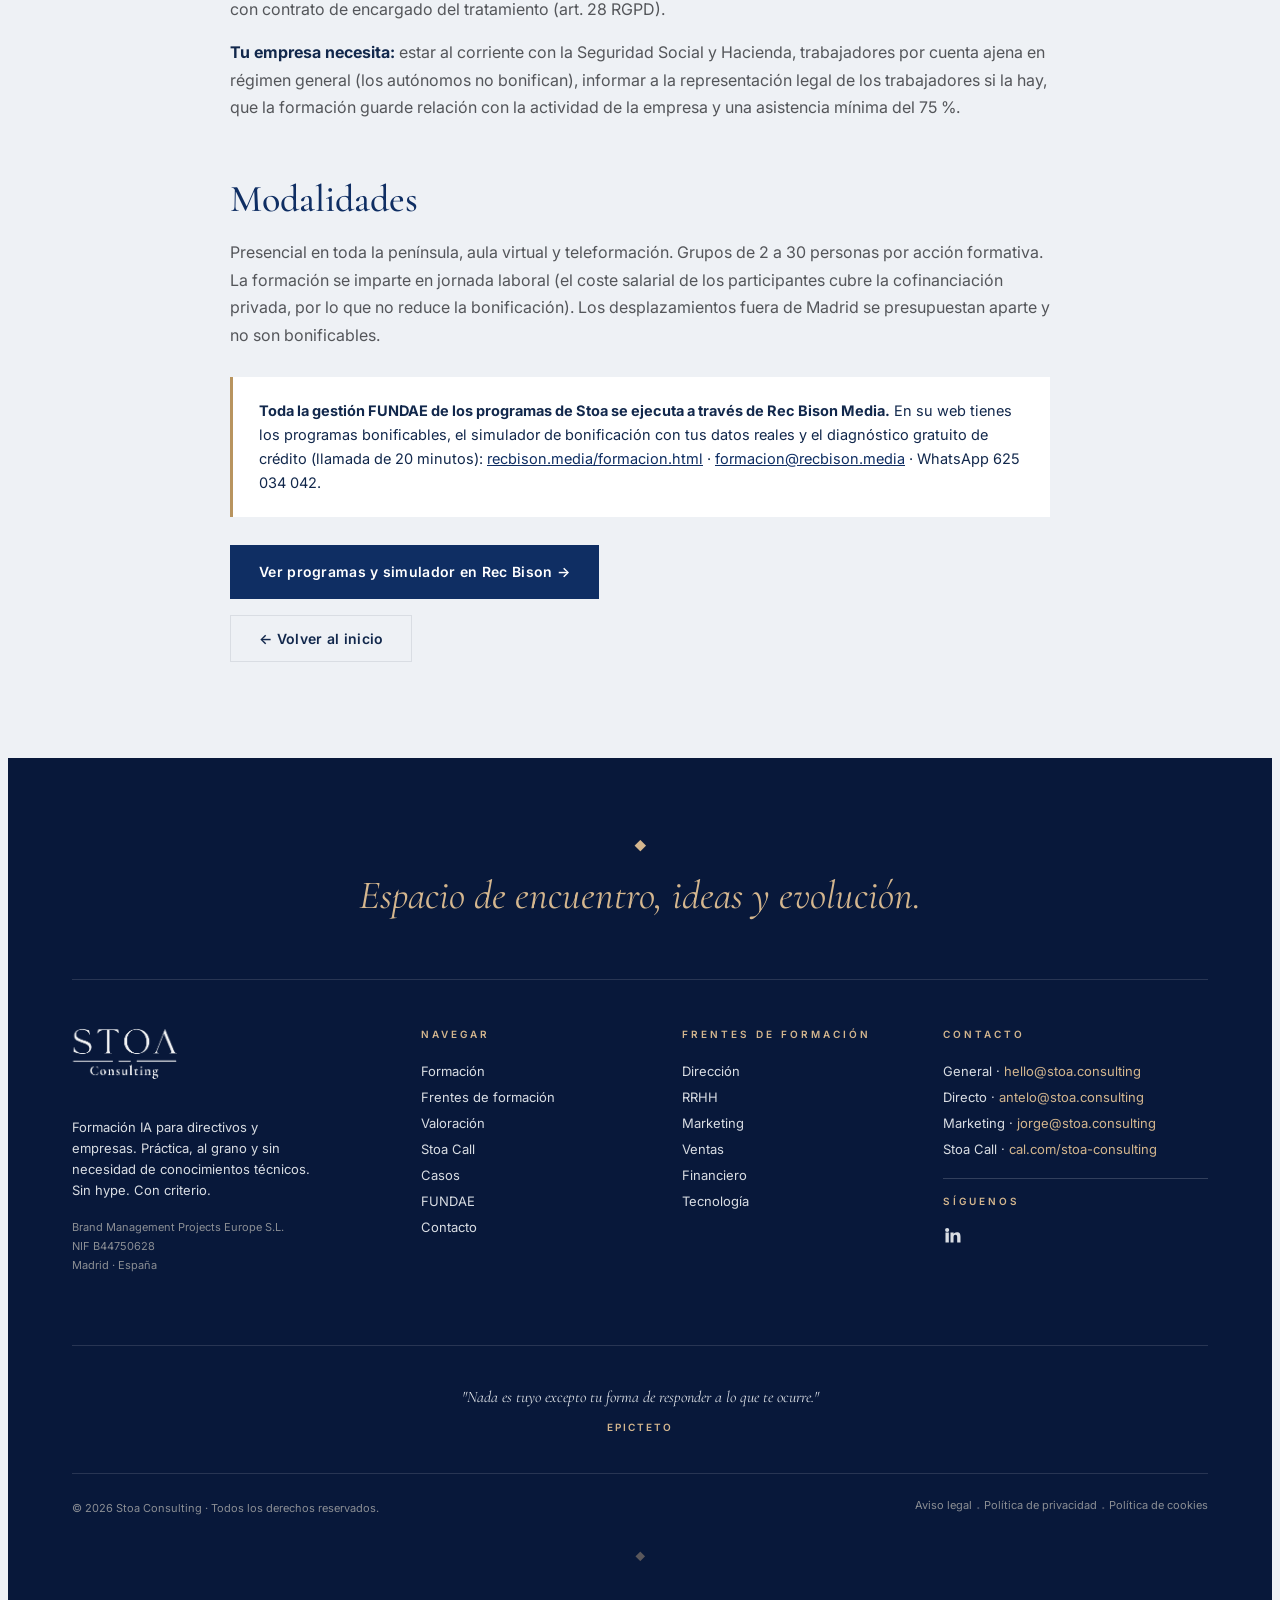
<file: fundae.html>
<!DOCTYPE html>
<html lang="es">
<head>
<meta charset="UTF-8">
<meta name="viewport" content="width=device-width, initial-scale=1.0">
<title>Formación bonificada FUNDAE · Stoa Consulting</title>
<meta name="description" content="La formación IA de Stoa puede bonificarse a través de FUNDAE con Rec Bison Media, entidad de formación inscrita en el Registro Estatal (SEPE/FUNDAE). Así funciona el proceso.">

<meta name="theme-color" content="#08183A">
<link rel="canonical" href="https://www.stoa.consulting/fundae.html">
<link rel="icon" href="data:image/svg+xml,%3Csvg xmlns='http://www.w3.org/2000/svg' viewBox='0 0 32 32'%3E%3Crect width='32' height='32' fill='%2308183A'/%3E%3Ctext x='16' y='23' font-size='18' fill='%23D4B68E' text-anchor='middle' font-family='serif'%3E%E2%97%86%3C/text%3E%3C/svg%3E">
<link rel="preconnect" href="https://fonts.googleapis.com">
<link rel="preconnect" href="https://fonts.gstatic.com" crossorigin>
<link href="https://fonts.googleapis.com/css2?family=Cormorant+Garamond:ital,wght@0,300;0,400;0,500;0,600;1,400;1,500;1,600&family=Inter:wght@300;400;500;600;700&display=swap" rel="stylesheet">
<link rel="stylesheet" href="assets/stoa.css?v=20260728">
</head>
<body class="page">

<!-- ===== HEADER GLOBAL ===== -->
<header class="site-header">
  <a href="index.html" class="brand" aria-label="Stoa Consulting · Inicio">
    <img src="assets/stoa_logo.svg" class="brand-logo" alt="Stoa Consulting · Formación IA para Directivos y Empresas">
  </a>
  <nav class="site-nav" aria-label="Navegación principal">
    <a href="programas.html" class="nav-link">Formación</a>
    <div class="nav-item">
      <a href="index.html#departamentos" class="nav-link">Frentes</a>
      <div class="nav-dropdown">
        <a href="index.html#dept-direccion">Dirección</a>
        <a href="index.html#dept-rrhh">RRHH</a>
        <a href="index.html#dept-marketing">Marketing</a>
        <a href="index.html#dept-ventas">Ventas</a>
        <a href="index.html#dept-finanzas">Financiero</a>
        <a href="index.html#dept-tecnologia">Tecnología</a>
</div>
    </div>
    <a href="index.html#valoracion" class="nav-link">Valoración</a>
    <a href="fundae.html" class="nav-link">FUNDAE</a>
    <a href="casos.html" class="nav-link">Casos</a>
    <a href="contacto.html" class="nav-link">Contacto</a>
    <a href="https://www.jmantelo.es" class="nav-link nav-me" target="_blank" rel="noopener" title="Jose Manuel Antelo - jmantelo.es">ME</a>
  </nav>
  <div class="header-right">
    <span class="lang">ES</span>
    <a href="https://cal.com/stoa-consulting-1e59mq/30min" class="header-cta" target="_blank" rel="noopener">Stoa Call →</a>
    <button class="hamburger" aria-label="Abrir menú"><span></span><span></span><span></span></button>
  </div>
</header>

<!-- ===== DRAWER MÓVIL ===== -->
<div class="drawer-overlay"></div>
<aside class="drawer" aria-label="Menú móvil">
  <button class="drawer-close" aria-label="Cerrar menú">&times;</button>
  <a href="programas.html">Formación</a>
  <a href="index.html#valoracion">Valoración</a>
  <a href="fundae.html">FUNDAE</a>
  <a href="casos.html">Casos</a>
  <a href="contacto.html">Contacto</a>
  <a href="https://www.jmantelo.es" target="_blank" rel="noopener" title="Jose Manuel Antelo - jmantelo.es">ME</a>
  <div class="drawer-section">Frentes de formación</div>
  <a href="index.html#dept-direccion">Dirección</a>
  <a href="index.html#dept-rrhh">RRHH</a>
  <a href="index.html#dept-marketing">Marketing</a>
  <a href="index.html#dept-ventas">Ventas</a>
  <a href="index.html#dept-finanzas">Financiero</a>
  <a href="index.html#dept-tecnologia">Tecnología</a>
<a href="https://cal.com/stoa-consulting-1e59mq/30min" class="drawer-cta" target="_blank" rel="noopener">Agendar Stoa Call →</a>
</aside>

<!-- ===== HERO ===== -->
<section class="page-hero">
  <span class="eyebrow">Formación bonificada</span>
  <h1>Bonifica tu formación con FUNDAE</h1>
  <p class="hero-lede">Tu empresa ya paga cada mes por formación que no usa. La formación IA de Stoa puede bonificarse a través de FUNDAE mediante <strong>Rec Bison Media</strong>, entidad de formación inscrita en el Registro Estatal (SEPE / FUNDAE). Tú recuperas el coste en los seguros sociales.</p>
</section>

<!-- ===== CUERPO ===== -->
<div class="page-body">

  <h2>Las cifras clave</h2>
  <ul>
    <li><strong>100 %</strong> del crédito bonificable para empresas de 1 a 9 trabajadores.</li>
    <li><strong>420 €</strong> de crédito mínimo garantizado al año, aunque la empresa sea muy pequeña.</li>
    <li><strong>0 €</strong> para el trabajador: la formación bonificada es gratuita para la plantilla.</li>
    <li><strong>31 de diciembre</strong>: fecha límite para aplicar el crédito de este ejercicio. Si no lo usas, se pierde.</li>
  </ul>
  <p>La formación bonificada se financia con las cuotas de formación profesional que tu empresa ya cotiza. Cada año tienes un crédito asignado, gestionado por Fundae (Fundación Estatal para la Formación en el Empleo).</p>

  <h2>Cómo funciona: cuatro pasos, tres los hace Rec Bison</h2>
  <ol>
    <li><strong>Comprobamos tu crédito</strong> (Rec Bison · gratuito). Calculamos cuánto crédito tiene tu empresa este año y qué tramo de cofinanciación le corresponde según la plantilla.</li>
    <li><strong>Diseñamos el programa</strong> (Rec Bison). Ficha de la acción, objetivos, contenidos y calendario a medida de tu actividad. La formación debe guardar relación con el trabajo real del equipo.</li>
    <li><strong>Impartimos y documentamos</strong> (Rec Bison). Comunicación del grupo a Fundae con la antelación exigida, partes de asistencia, evaluación, cuestionario de calidad y diplomas. Todo con trazabilidad para una inspección.</li>
    <li><strong>Tú aplicas la bonificación</strong> (tu empresa · 4 años de custodia). Tu asesoría descuenta el importe bonificado en los seguros sociales del mes siguiente. Rec Bison entrega el expediente cerrado.</li>
  </ol>

  <h2>Qué pone cada uno</h2>
  <p><strong>Rec Bison Media se encarga de:</strong> consultar tu crédito y tramo, la ficha de la acción formativa y materiales fechados, el expediente del docente, la comunicación del grupo a Fundae, los partes de asistencia, evaluación y diplomas, el cuestionario de calidad y la comunicación de finalización con costes, y la factura desglosada con contrato de encargado del tratamiento (art. 28 RGPD).</p>
  <p><strong>Tu empresa necesita:</strong> estar al corriente con la Seguridad Social y Hacienda, trabajadores por cuenta ajena en régimen general (los autónomos no bonifican), informar a la representación legal de los trabajadores si la hay, que la formación guarde relación con la actividad de la empresa y una asistencia mínima del 75 %.</p>

  <h2>Modalidades</h2>
  <p>Presencial en toda la península, aula virtual y teleformación. Grupos de 2 a 30 personas por acción formativa. La formación se imparte en jornada laboral (el coste salarial de los participantes cubre la cofinanciación privada, por lo que no reduce la bonificación). Los desplazamientos fuera de Madrid se presupuestan aparte y no son bonificables.</p>

  <div class="callout"><strong>Toda la gestión FUNDAE de los programas de Stoa se ejecuta a través de Rec Bison Media.</strong> En su web tienes los programas bonificables, el simulador de bonificación con tus datos reales y el diagnóstico gratuito de crédito (llamada de 20 minutos): <a href="https://recbison.media/formacion.html" target="_blank" rel="noopener">recbison.media/formacion.html</a> · <a href="mailto:formacion@recbison.media">formacion@recbison.media</a> · WhatsApp 625 034 042.</div>

  <p style="margin-top: 28px;"><a href="https://recbison.media/formacion.html" class="btn btn-primary" target="_blank" rel="noopener">Ver programas y simulador en Rec Bison →</a></p>

  <div class="page-back">
  <a href="index.html" class="btn btn-ghost">← Volver al inicio</a>
  </div>
</div>

<!-- ===== FOOTER GLOBAL ===== -->
<footer class="site-footer">
  <div class="footer-statement">
    <span class="diamond">◆</span>
    <em>Espacio de encuentro, ideas y evolución.</em>
  </div>
  <div class="footer-grid">
    <div class="footer-col">
      <img src="assets/stoa_logo.svg" class="footer-logo" alt="Stoa Consulting">
      <p class="footer-desc">Formación IA para directivos y empresas. Práctica, al grano y sin necesidad de conocimientos técnicos. Sin hype. Con criterio.</p>
      <p class="footer-address">Brand Management Projects Europe S.L.<br>NIF B44750628<br>Madrid · España</p>
    </div>
    <div class="footer-col">
      <span class="eyebrow">Navegar</span>
      <a href="programas.html">Formación</a>
      <a href="index.html#departamentos">Frentes de formación</a>
      <a href="index.html#valoracion">Valoración</a>
      <a href="https://cal.com/stoa-consulting-1e59mq/30min" target="_blank" rel="noopener">Stoa Call</a>
      <a href="casos.html">Casos</a>
      <a href="fundae.html">FUNDAE</a>
      <a href="contacto.html">Contacto</a>
    </div>
    <div class="footer-col">
      <span class="eyebrow">Frentes de formación</span>
      <a href="index.html#dept-direccion">Dirección</a>
      <a href="index.html#dept-rrhh">RRHH</a>
      <a href="index.html#dept-marketing">Marketing</a>
      <a href="index.html#dept-ventas">Ventas</a>
      <a href="index.html#dept-finanzas">Financiero</a>
      <a href="index.html#dept-tecnologia">Tecnología</a>
</div>
    <div class="footer-col">
      <span class="eyebrow">Contacto</span>
      <div class="footer-contact-line">General · <a href="mailto:hello@stoa.consulting">hello@stoa.consulting</a></div>
      <div class="footer-contact-line">Directo · <a href="mailto:antelo@stoa.consulting">antelo@stoa.consulting</a></div>
      <div class="footer-contact-line">Marketing · <a href="mailto:jorge@stoa.consulting">jorge@stoa.consulting</a></div>
      <div class="footer-contact-line">Stoa Call · <a href="https://cal.com/stoa-consulting-1e59mq/30min" target="_blank" rel="noopener">cal.com/stoa-consulting</a></div>
      <div class="footer-sep"></div>
      <span class="eyebrow">Síguenos</span>
      <div class="footer-social">
        <a href="https://www.linkedin.com/in/jmantelo" target="_blank" rel="noopener" aria-label="LinkedIn">
          <svg viewBox="0 0 24 24"><path d="M4.98 3.5a2.5 2.5 0 1 1 0 5 2.5 2.5 0 0 1 0-5zM3 9h4v12H3zM9 9h3.8v1.7h.05c.53-1 1.83-2.05 3.76-2.05C20.4 8.65 21 11 21 14.1V21h-4v-6.1c0-1.45-.03-3.32-2.02-3.32-2.02 0-2.33 1.58-2.33 3.21V21H9z"/></svg>
        </a>
      </div>
    </div>
  </div>
  <div class="footer-quote">
    <em>"Nada es tuyo excepto tu forma de responder a lo que te ocurre."</em>
    <span class="author">Epicteto</span>
  </div>
  <div class="footer-legal">
    <span class="copy">© 2026 Stoa Consulting · Todos los derechos reservados.</span>
    <span class="links">
      <a href="aviso-legal.html">Aviso legal</a><span class="dot">·</span>
      <a href="privacidad.html">Política de privacidad</a><span class="dot">·</span>
      <a href="cookies.html">Política de cookies</a>
    </span>
  </div>
  <div class="footer-seal">◆</div>
</footer>

<!-- ===== BANNER COOKIES ===== -->
<div class="cookie-banner" role="dialog" aria-label="Aviso de cookies">
  <p class="cookie-text"><strong>Usamos cookies con criterio.</strong> Solo las imprescindibles para que el sitio funcione y, si lo aceptas, analítica anónima para mejorar la experiencia. Consulta nuestra <a href="cookies.html">política de cookies</a>.</p>
  <div class="cookie-actions">
    <button class="btn btn-ghost" data-cookie="reject">Solo esenciales</button>
    <button class="btn btn-primary" data-cookie="accept">Aceptar</button>
  </div>
</div>

<script src="assets/stoa.js?v=20260728"></script>
</body>
</html>
</file>
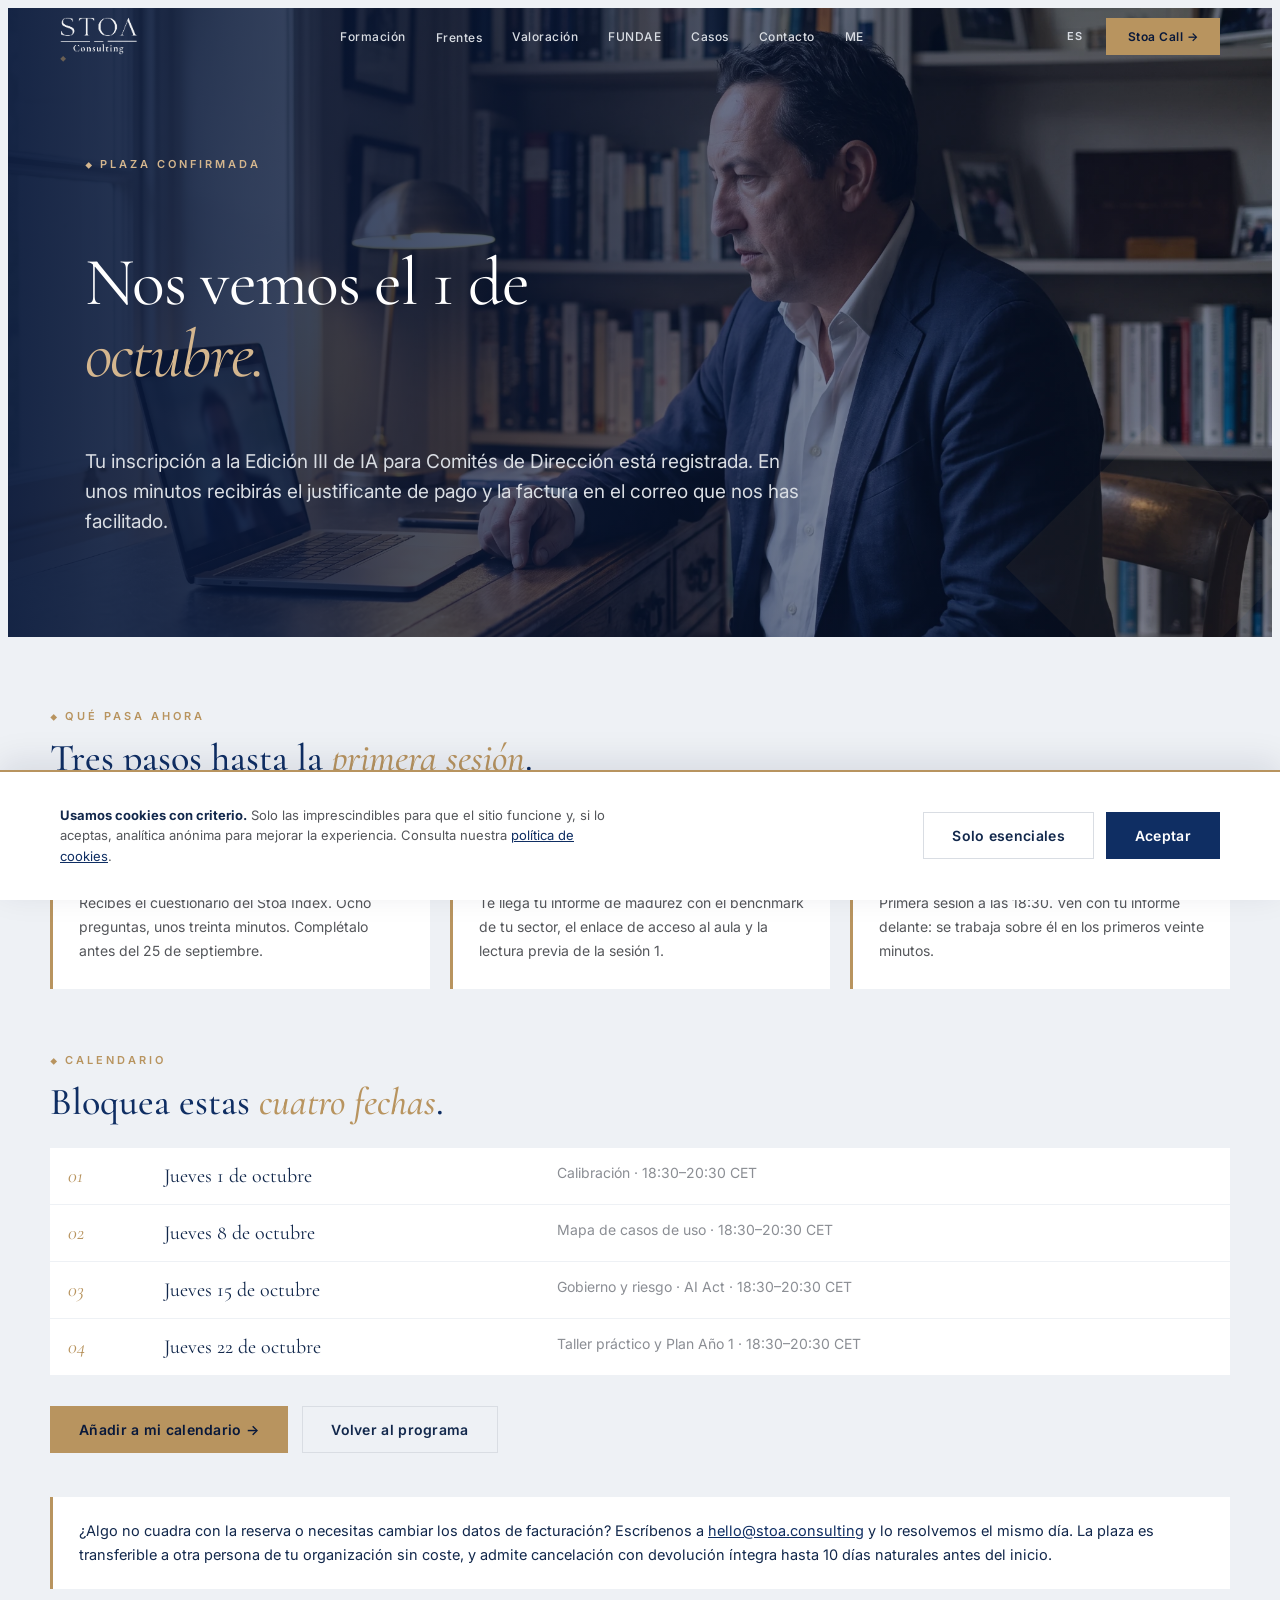
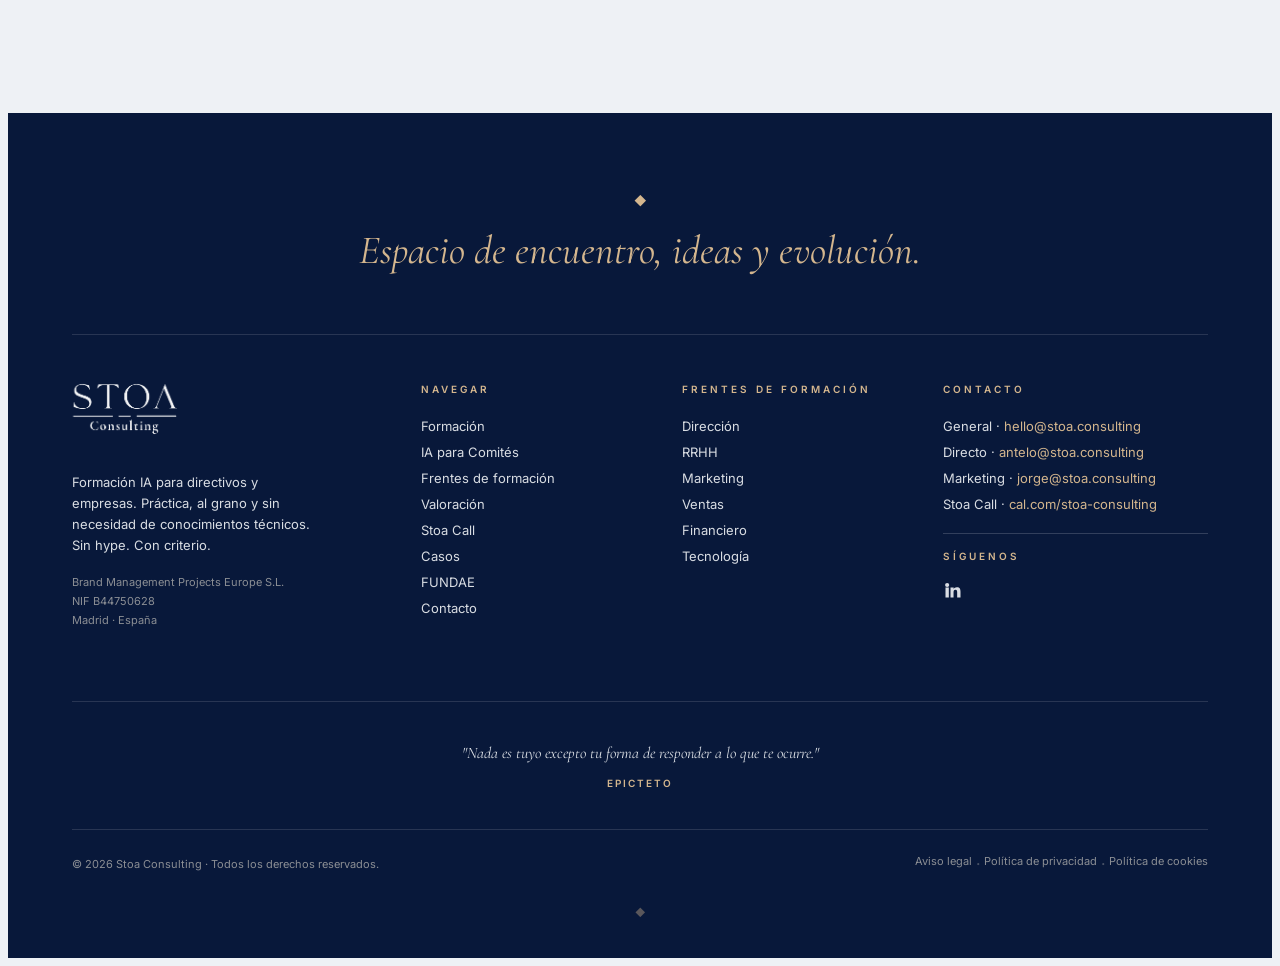
<file: gracias.html>
<!DOCTYPE html>
<html lang="es">
<head>
<meta charset="UTF-8">
<meta name="viewport" content="width=device-width, initial-scale=1.0">
<title>Plaza confirmada · Stoa Consulting</title>
<meta name="description" content="Confirmación de inscripción al programa IA para Comités de Dirección · Edición III.">
<meta name="theme-color" content="#08183A">
<link rel="canonical" href="https://www.stoa.consulting/gracias.html">
<link rel="icon" href="data:image/svg+xml,%3Csvg xmlns='http://www.w3.org/2000/svg' viewBox='0 0 32 32'%3E%3Crect width='32' height='32' fill='%2308183A'/%3E%3Ctext x='16' y='23' font-size='18' fill='%23D4B68E' text-anchor='middle' font-family='serif'%3E%E2%97%86%3C/text%3E%3C/svg%3E">
<meta property="og:type" content="website">
<meta property="og:locale" content="es_ES">
<meta property="og:title" content="Plaza confirmada · Stoa Consulting">
<meta property="og:description" content="Confirmación de inscripción al programa IA para Comités de Dirección · Edición III.">
<meta property="og:url" content="https://www.stoa.consulting/gracias.html">
<link rel="preconnect" href="https://fonts.googleapis.com">
<link rel="preconnect" href="https://fonts.gstatic.com" crossorigin>
<link href="https://fonts.googleapis.com/css2?family=Cormorant+Garamond:ital,wght@0,300;0,400;0,500;0,600;1,400;1,500;1,600&family=Inter:wght@300;400;500;600;700&display=swap" rel="stylesheet">
<link rel="stylesheet" href="assets/stoa.css?v=20260728">
<meta name="robots" content="noindex,nofollow">
</head>
<body class="page">

<!-- ===== HEADER GLOBAL ===== -->
<header class="site-header">
  <a href="index.html" class="brand" aria-label="Stoa Consulting · Inicio">
    <img src="assets/stoa_logo.svg" class="brand-logo" alt="Stoa Consulting · Formación IA para Directivos y Empresas">
  </a>
  <nav class="site-nav" aria-label="Navegación principal">
    <a href="programas.html" class="nav-link">Formación</a>
    <div class="nav-item">
      <a href="index.html#departamentos" class="nav-link">Frentes</a>
      <div class="nav-dropdown">
        <a href="index.html#dept-direccion">Dirección</a>
        <a href="index.html#dept-rrhh">RRHH</a>
        <a href="index.html#dept-marketing">Marketing</a>
        <a href="index.html#dept-ventas">Ventas</a>
        <a href="index.html#dept-finanzas">Financiero</a>
        <a href="index.html#dept-tecnologia">Tecnología</a>
      </div>
    </div>
    <a href="index.html#valoracion" class="nav-link">Valoración</a>
    <a href="fundae.html" class="nav-link">FUNDAE</a>
    <a href="casos.html" class="nav-link">Casos</a>
    <a href="contacto.html" class="nav-link">Contacto</a>
    <a href="https://www.jmantelo.es" class="nav-link nav-me" target="_blank" rel="noopener" title="Jose Manuel Antelo - jmantelo.es">ME</a>
  </nav>
  <div class="header-right">
    <span class="lang">ES</span>
    <a href="https://cal.com/stoa-consulting-1e59mq/30min" class="header-cta" target="_blank" rel="noopener">Stoa Call →</a>
    <button class="hamburger" aria-label="Abrir menú"><span></span><span></span><span></span></button>
  </div>
</header>

<!-- ===== DRAWER MÓVIL ===== -->
<div class="drawer-overlay"></div>
<aside class="drawer" aria-label="Menú móvil">
  <button class="drawer-close" aria-label="Cerrar menú">&times;</button>
  <a href="programas.html">Formación</a>
  <a href="index.html#valoracion">Valoración</a>
  <a href="fundae.html">FUNDAE</a>
  <a href="casos.html">Casos</a>
  <a href="contacto.html">Contacto</a>
  <a href="https://www.jmantelo.es" target="_blank" rel="noopener" title="Jose Manuel Antelo - jmantelo.es">ME</a>
  <div class="drawer-section">Frentes de formación</div>
  <a href="index.html#dept-direccion">Dirección</a>
  <a href="index.html#dept-rrhh">RRHH</a>
  <a href="index.html#dept-marketing">Marketing</a>
  <a href="index.html#dept-ventas">Ventas</a>
  <a href="index.html#dept-finanzas">Financiero</a>
  <a href="index.html#dept-tecnologia">Tecnología</a>
  <a href="https://cal.com/stoa-consulting-1e59mq/30min" class="drawer-cta" target="_blank" rel="noopener">Agendar Stoa Call →</a>
</aside>

<section class="page-hero con-foto" style="background-image:url('assets/escenas/svc_call.webp')">
  <span class="eyebrow">Plaza confirmada</span>
  <h1>Nos vemos el 1 de <em>octubre.</em></h1>
  <p class="hero-lede">Tu inscripción a la Edición III de IA para Comités de Dirección está registrada. En unos minutos recibirás el justificante de pago y la factura en el correo que nos has facilitado.</p>
</section>

<div class="page-body wide">

  <span class="section-eyebrow">Qué pasa ahora</span>
  <h2 style="margin-top:0">Tres pasos hasta la <em>primera sesión</em>.</h2>
  <div class="pasos">
    <div class="paso"><span class="n">01</span><h4>En 24 horas</h4><p>Recibes el cuestionario del Stoa Index. Ocho preguntas, unos treinta minutos. Complétalo antes del 25 de septiembre.</p></div>
    <div class="paso"><span class="n">02</span><h4>El 28 de septiembre</h4><p>Te llega tu informe de madurez con el benchmark de tu sector, el enlace de acceso al aula y la lectura previa de la sesión 1.</p></div>
    <div class="paso"><span class="n">03</span><h4>El 1 de octubre</h4><p>Primera sesión a las 18:30. Ven con tu informe delante: se trabaja sobre él en los primeros veinte minutos.</p></div>
  </div>

  <span class="section-eyebrow" style="margin-top:64px">Calendario</span>
  <h2 style="margin-top:0">Bloquea estas <em>cuatro fechas</em>.</h2>
  <table class="sesiones">
    <tr><td>01</td><td>Jueves 1 de octubre</td><td>Calibración · 18:30–20:30 CET</td></tr>
    <tr><td>02</td><td>Jueves 8 de octubre</td><td>Mapa de casos de uso · 18:30–20:30 CET</td></tr>
    <tr><td>03</td><td>Jueves 15 de octubre</td><td>Gobierno y riesgo · AI Act · 18:30–20:30 CET</td></tr>
    <tr><td>04</td><td>Jueves 22 de octubre</td><td>Taller práctico y Plan Año 1 · 18:30–20:30 CET</td></tr>
  </table>
  <div style="display:flex;gap:14px;flex-wrap:wrap;margin-top:30px">
    <a href="assets/stoa-ia-comites-oct26.ics" class="btn btn-bronze" download>Añadir a mi calendario →</a>
    <a href="programa-ia-comites.html" class="btn btn-ghost">Volver al programa</a>
  </div>

  <div class="callout" style="margin-top:44px">
    ¿Algo no cuadra con la reserva o necesitas cambiar los datos de facturación? Escríbenos a <a href="mailto:hello@stoa.consulting">hello@stoa.consulting</a> y lo resolvemos el mismo día. La plaza es transferible a otra persona de tu organización sin coste, y admite cancelación con devolución íntegra hasta 10 días naturales antes del inicio.
  </div>

</div>

<!-- ===== FOOTER GLOBAL ===== -->
<footer class="site-footer">
  <div class="footer-statement">
    <span class="diamond">◆</span>
    <em>Espacio de encuentro, ideas y evolución.</em>
  </div>
  <div class="footer-grid">
    <div class="footer-col">
      <img src="assets/stoa_logo.svg" class="footer-logo" alt="Stoa Consulting">
      <p class="footer-desc">Formación IA para directivos y empresas. Práctica, al grano y sin necesidad de conocimientos técnicos. Sin hype. Con criterio.</p>
      <p class="footer-address">Brand Management Projects Europe S.L.<br>NIF B44750628<br>Madrid · España</p>
    </div>
    <div class="footer-col">
      <span class="eyebrow">Navegar</span>
      <a href="programas.html">Formación</a>
      <a href="programa-ia-comites.html">IA para Comités</a>
      <a href="index.html#departamentos">Frentes de formación</a>
      <a href="index.html#valoracion">Valoración</a>
      <a href="https://cal.com/stoa-consulting-1e59mq/30min" target="_blank" rel="noopener">Stoa Call</a>
      <a href="casos.html">Casos</a>
      <a href="fundae.html">FUNDAE</a>
      <a href="contacto.html">Contacto</a>
    </div>
    <div class="footer-col">
      <span class="eyebrow">Frentes de formación</span>
      <a href="index.html#dept-direccion">Dirección</a>
      <a href="index.html#dept-rrhh">RRHH</a>
      <a href="index.html#dept-marketing">Marketing</a>
      <a href="index.html#dept-ventas">Ventas</a>
      <a href="index.html#dept-finanzas">Financiero</a>
      <a href="index.html#dept-tecnologia">Tecnología</a>
    </div>
    <div class="footer-col">
      <span class="eyebrow">Contacto</span>
      <div class="footer-contact-line">General · <a href="mailto:hello@stoa.consulting">hello@stoa.consulting</a></div>
      <div class="footer-contact-line">Directo · <a href="mailto:antelo@stoa.consulting">antelo@stoa.consulting</a></div>
      <div class="footer-contact-line">Marketing · <a href="mailto:jorge@stoa.consulting">jorge@stoa.consulting</a></div>
      <div class="footer-contact-line">Stoa Call · <a href="https://cal.com/stoa-consulting-1e59mq/30min" target="_blank" rel="noopener">cal.com/stoa-consulting</a></div>
      <div class="footer-sep"></div>
      <span class="eyebrow">Síguenos</span>
      <div class="footer-social">
        <a href="https://www.linkedin.com/in/jmantelo" target="_blank" rel="noopener" aria-label="LinkedIn">
          <svg viewBox="0 0 24 24"><path d="M4.98 3.5a2.5 2.5 0 1 1 0 5 2.5 2.5 0 0 1 0-5zM3 9h4v12H3zM9 9h3.8v1.7h.05c.53-1 1.83-2.05 3.76-2.05C20.4 8.65 21 11 21 14.1V21h-4v-6.1c0-1.45-.03-3.32-2.02-3.32-2.02 0-2.33 1.58-2.33 3.21V21H9z"/></svg>
        </a>
      </div>
    </div>
  </div>
  <div class="footer-quote">
    <em>"Nada es tuyo excepto tu forma de responder a lo que te ocurre."</em>
    <span class="author">Epicteto</span>
  </div>
  <div class="footer-legal">
    <span class="copy">© 2026 Stoa Consulting · Todos los derechos reservados.</span>
    <span class="links">
      <a href="aviso-legal.html">Aviso legal</a><span class="dot">·</span>
      <a href="privacidad.html">Política de privacidad</a><span class="dot">·</span>
      <a href="cookies.html">Política de cookies</a>
    </span>
  </div>
  <div class="footer-seal">◆</div>
</footer>

<!-- ===== BANNER COOKIES ===== -->
<div class="cookie-banner" role="dialog" aria-label="Aviso de cookies">
  <p class="cookie-text"><strong>Usamos cookies con criterio.</strong> Solo las imprescindibles para que el sitio funcione y, si lo aceptas, analítica anónima para mejorar la experiencia. Consulta nuestra <a href="cookies.html">política de cookies</a>.</p>
  <div class="cookie-actions">
    <button class="btn btn-ghost" data-cookie="reject">Solo esenciales</button>
    <button class="btn btn-primary" data-cookie="accept">Aceptar</button>
  </div>
</div>

<script src="assets/stoa.js?v=20260728"></script>

</body>
</html>
</file>
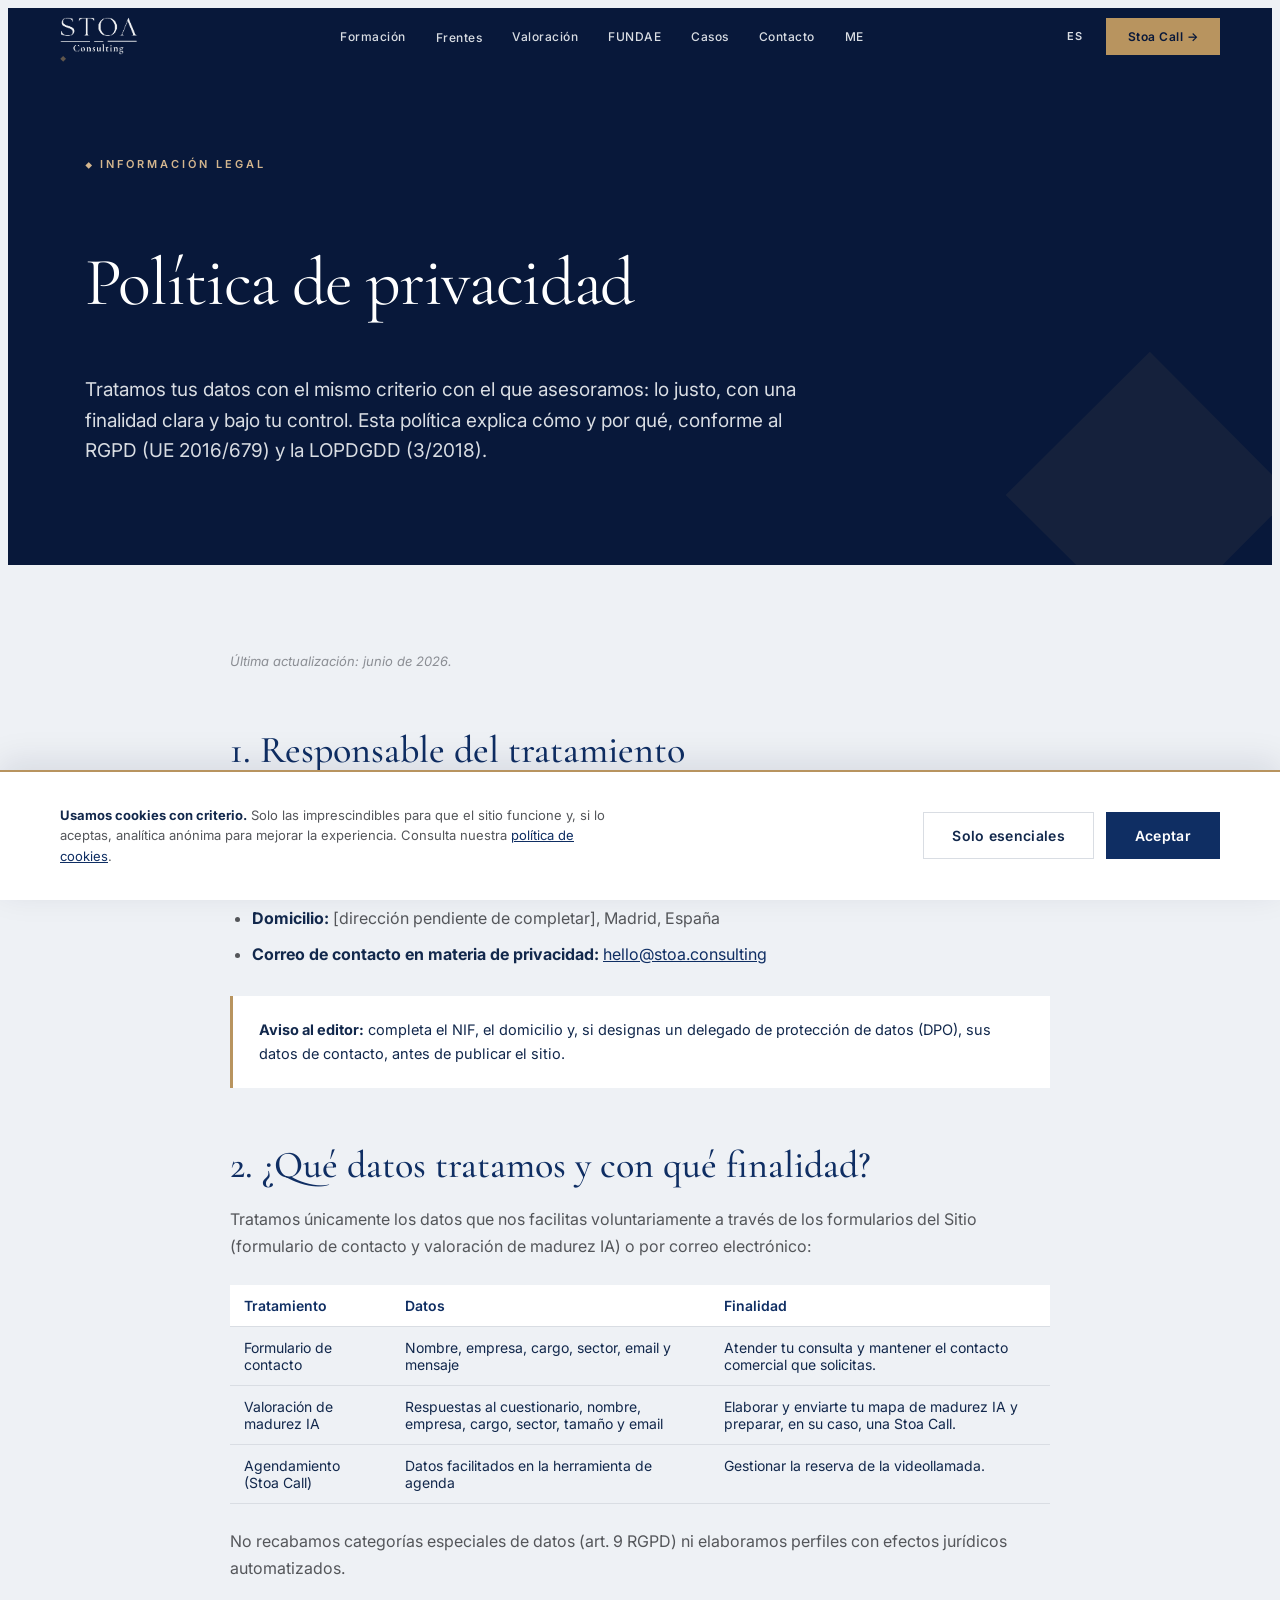
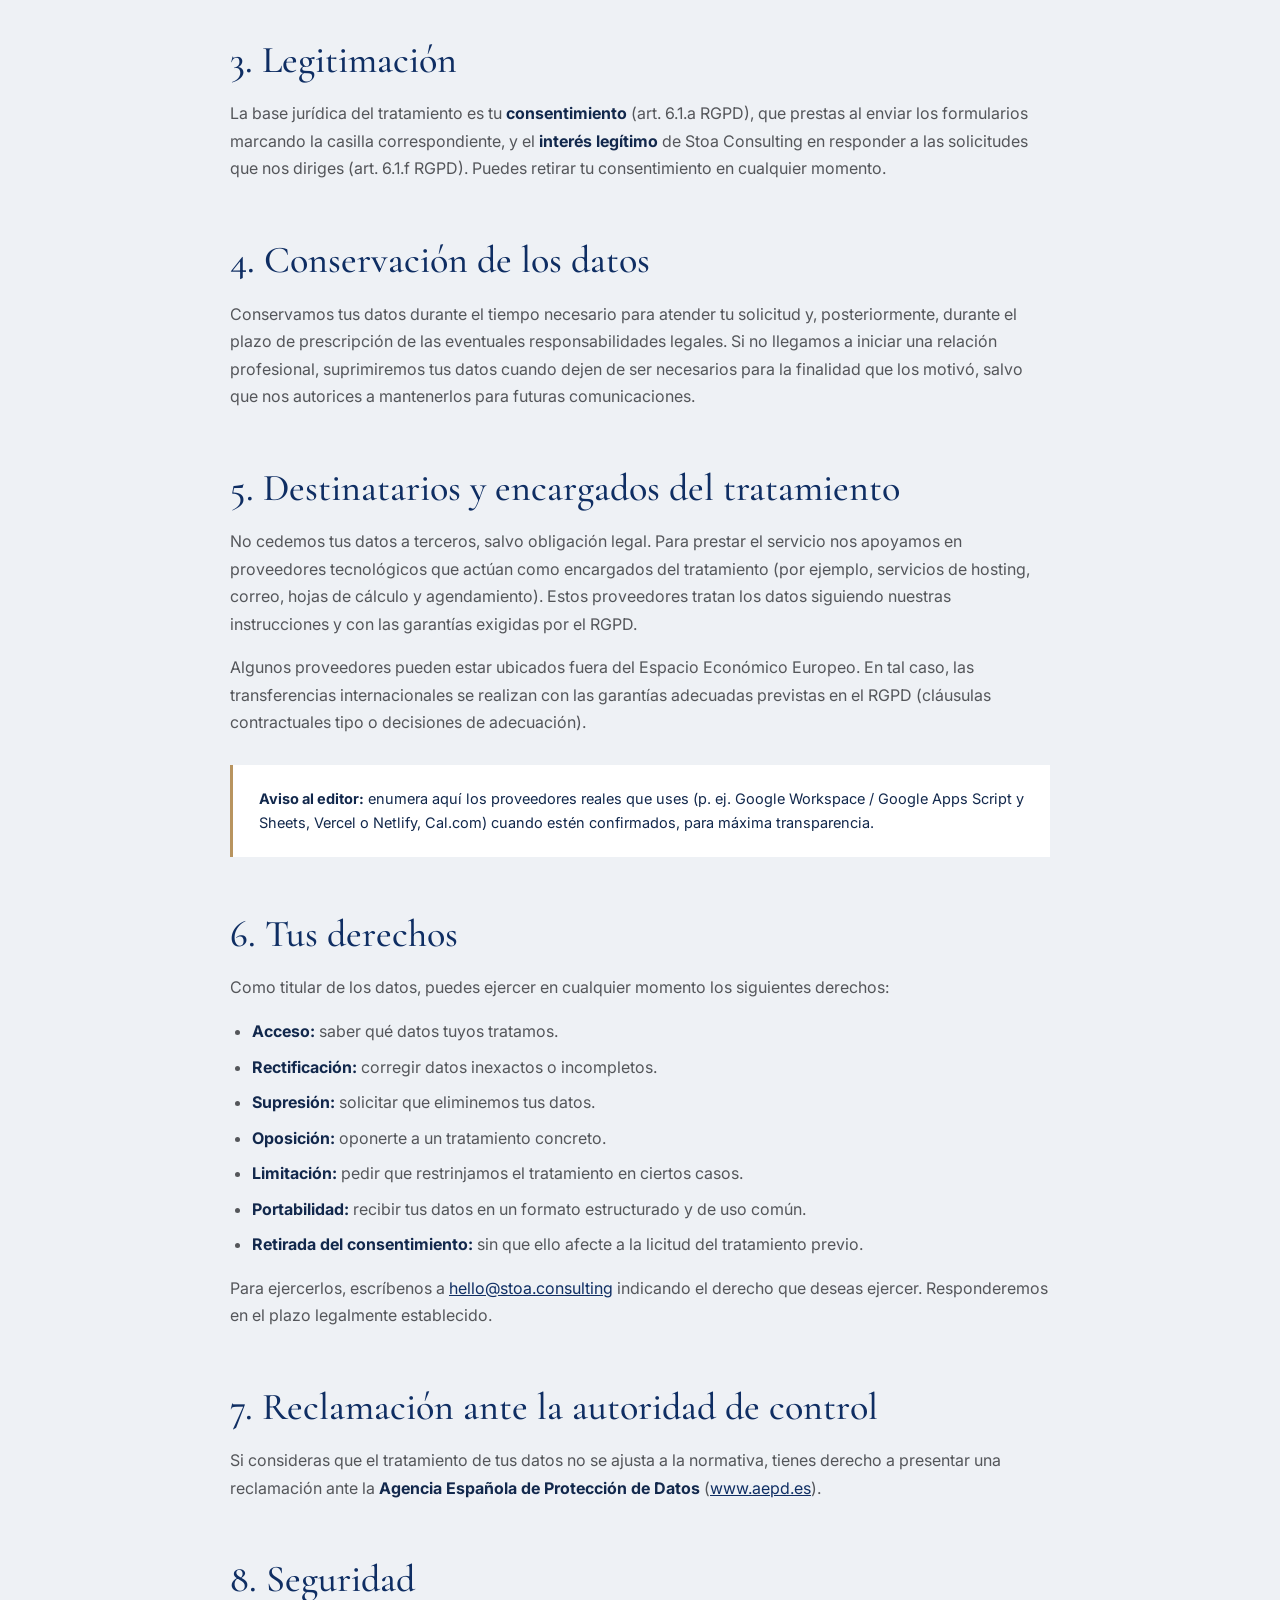
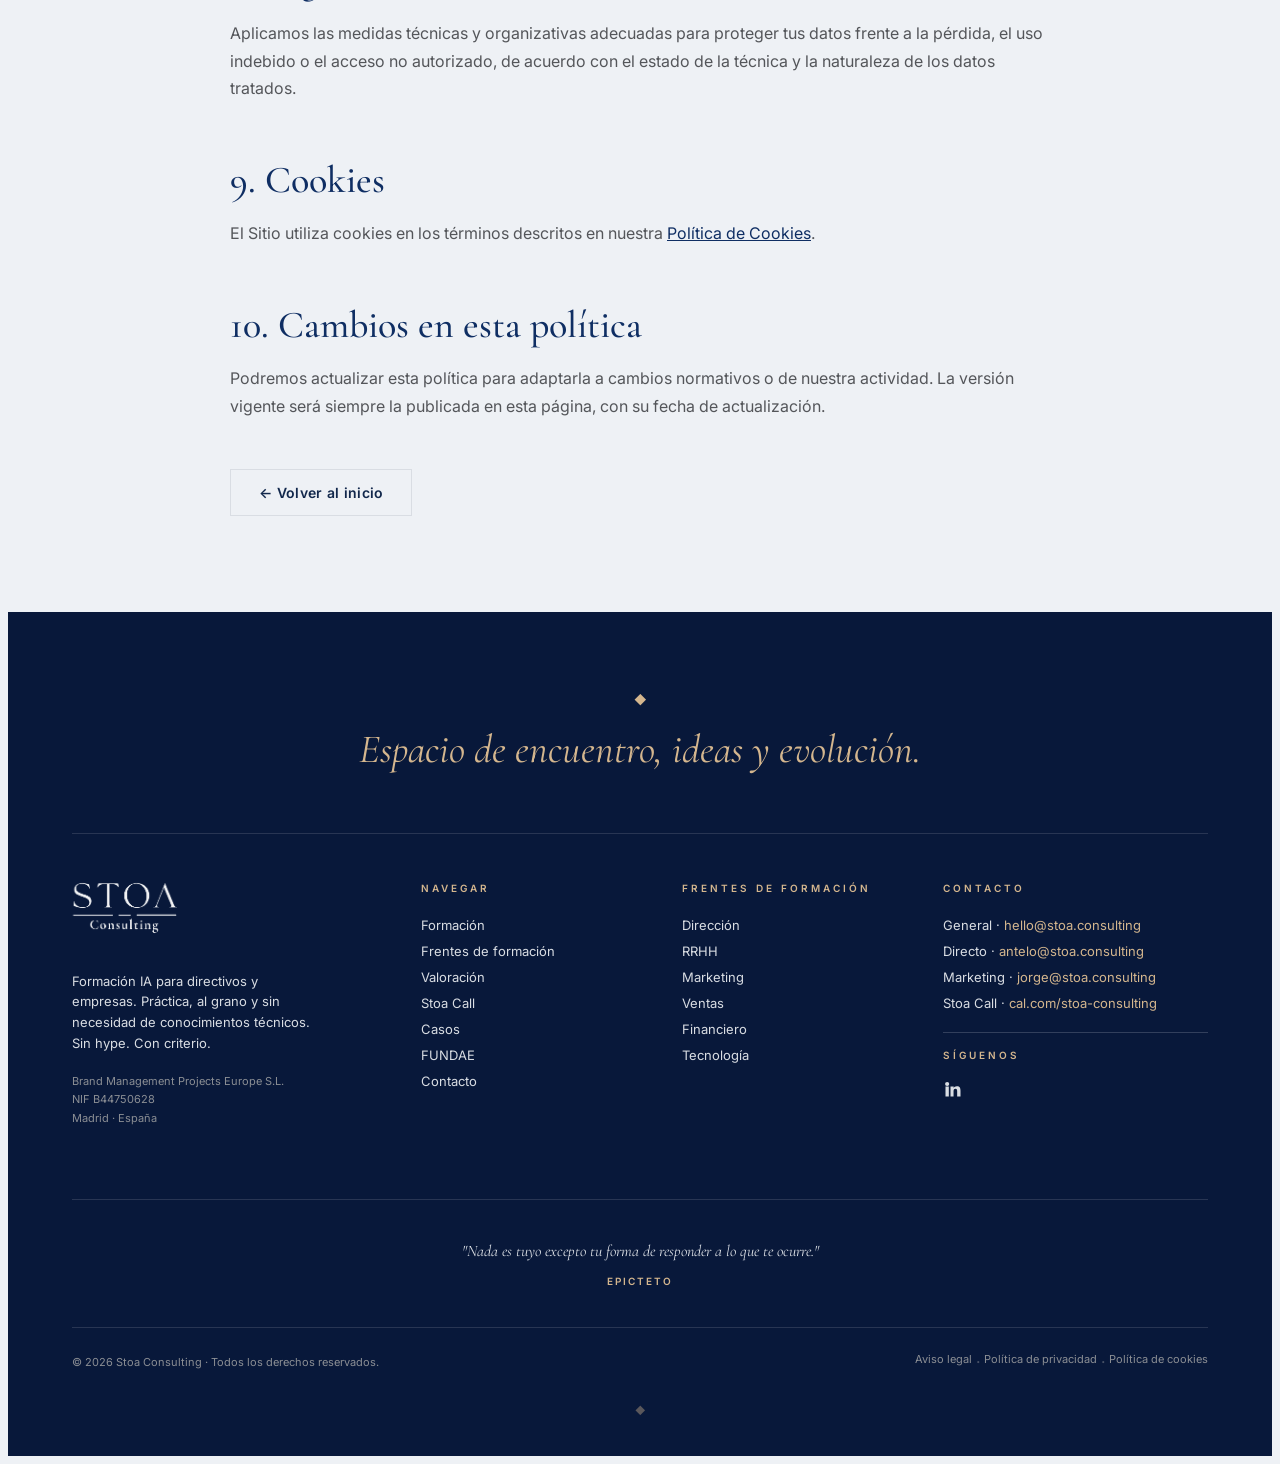
<file: privacidad.html>
<!DOCTYPE html>
<html lang="es">
<head>
<meta charset="UTF-8">
<meta name="viewport" content="width=device-width, initial-scale=1.0">
<title>Política de privacidad · Stoa Consulting</title>
<meta name="description" content="Cómo trata Stoa Consulting S.L. los datos personales recabados a través de su sitio web, conforme al RGPD y la LOPDGDD.">
<meta name="robots" content="noindex, follow">
<meta name="theme-color" content="#08183A">
<link rel="canonical" href="https://www.stoa.consulting/privacidad.html">
<link rel="icon" href="data:image/svg+xml,%3Csvg xmlns='http://www.w3.org/2000/svg' viewBox='0 0 32 32'%3E%3Crect width='32' height='32' fill='%2308183A'/%3E%3Ctext x='16' y='23' font-size='18' fill='%23D4B68E' text-anchor='middle' font-family='serif'%3E%E2%97%86%3C/text%3E%3C/svg%3E">
<link rel="preconnect" href="https://fonts.googleapis.com">
<link rel="preconnect" href="https://fonts.gstatic.com" crossorigin>
<link href="https://fonts.googleapis.com/css2?family=Cormorant+Garamond:ital,wght@0,300;0,400;0,500;0,600;1,400;1,500;1,600&family=Inter:wght@300;400;500;600;700&display=swap" rel="stylesheet">
<link rel="stylesheet" href="assets/stoa.css?v=20260728">
</head>
<body class="page">

<!-- ===== HEADER GLOBAL ===== -->
<header class="site-header">
  <a href="index.html" class="brand" aria-label="Stoa Consulting · Inicio">
    <img src="assets/stoa_logo.svg" class="brand-logo" alt="Stoa Consulting · Formación IA para Directivos y Empresas">
  </a>
  <nav class="site-nav" aria-label="Navegación principal">
    <a href="programas.html" class="nav-link">Formación</a>
    <div class="nav-item">
      <a href="index.html#departamentos" class="nav-link">Frentes</a>
      <div class="nav-dropdown">
        <a href="index.html#dept-direccion">Dirección</a>
        <a href="index.html#dept-rrhh">RRHH</a>
        <a href="index.html#dept-marketing">Marketing</a>
        <a href="index.html#dept-ventas">Ventas</a>
        <a href="index.html#dept-finanzas">Financiero</a>
        <a href="index.html#dept-tecnologia">Tecnología</a>
</div>
    </div>
    <a href="index.html#valoracion" class="nav-link">Valoración</a>
    <a href="fundae.html" class="nav-link">FUNDAE</a>
    <a href="casos.html" class="nav-link">Casos</a>
    <a href="contacto.html" class="nav-link">Contacto</a>
    <a href="https://www.jmantelo.es" class="nav-link nav-me" target="_blank" rel="noopener" title="Jose Manuel Antelo - jmantelo.es">ME</a>
  </nav>
  <div class="header-right">
    <span class="lang">ES</span>
    <a href="https://cal.com/stoa-consulting-1e59mq/30min" class="header-cta" target="_blank" rel="noopener">Stoa Call →</a>
    <button class="hamburger" aria-label="Abrir menú"><span></span><span></span><span></span></button>
  </div>
</header>

<!-- ===== DRAWER MÓVIL ===== -->
<div class="drawer-overlay"></div>
<aside class="drawer" aria-label="Menú móvil">
  <button class="drawer-close" aria-label="Cerrar menú">&times;</button>
  <a href="programas.html">Formación</a>
  <a href="index.html#valoracion">Valoración</a>
  <a href="fundae.html">FUNDAE</a>
  <a href="casos.html">Casos</a>
  <a href="contacto.html">Contacto</a>
  <a href="https://www.jmantelo.es" target="_blank" rel="noopener" title="Jose Manuel Antelo - jmantelo.es">ME</a>
  <div class="drawer-section">Frentes de formación</div>
  <a href="index.html#dept-direccion">Dirección</a>
  <a href="index.html#dept-rrhh">RRHH</a>
  <a href="index.html#dept-marketing">Marketing</a>
  <a href="index.html#dept-ventas">Ventas</a>
  <a href="index.html#dept-finanzas">Financiero</a>
  <a href="index.html#dept-tecnologia">Tecnología</a>
<a href="https://cal.com/stoa-consulting-1e59mq/30min" class="drawer-cta" target="_blank" rel="noopener">Agendar Stoa Call →</a>
</aside>

<!-- ===== HERO ===== -->
<section class="page-hero">
  <span class="eyebrow">Información legal</span>
  <h1>Política de privacidad</h1>
  <p class="hero-lede">Tratamos tus datos con el mismo criterio con el que asesoramos: lo justo, con una finalidad clara y bajo tu control. Esta política explica cómo y por qué, conforme al RGPD (UE 2016/679) y la LOPDGDD (3/2018).</p>
</section>

<!-- ===== CUERPO ===== -->
<div class="page-body">
  <p class="updated">Última actualización: junio de 2026.</p>

  <h2>1. Responsable del tratamiento</h2>
  <p>El responsable del tratamiento de tus datos personales es:</p>
  <ul>
    <li><strong>Responsable:</strong> Stoa Consulting S.L.</li>
    <li><strong>NIF:</strong> B44750628</li>
    <li><strong>Domicilio:</strong> [dirección pendiente de completar], Madrid, España</li>
    <li><strong>Correo de contacto en materia de privacidad:</strong> <a href="mailto:hello@stoa.consulting">hello@stoa.consulting</a></li>
  </ul>
  <div class="callout"><strong>Aviso al editor:</strong> completa el NIF, el domicilio y, si designas un delegado de protección de datos (DPO), sus datos de contacto, antes de publicar el sitio.</div>

  <h2>2. ¿Qué datos tratamos y con qué finalidad?</h2>
  <p>Tratamos únicamente los datos que nos facilitas voluntariamente a través de los formularios del Sitio (formulario de contacto y valoración de madurez IA) o por correo electrónico:</p>
  <table>
    <thead><tr><th>Tratamiento</th><th>Datos</th><th>Finalidad</th></tr></thead>
    <tbody>
      <tr><td>Formulario de contacto</td><td>Nombre, empresa, cargo, sector, email y mensaje</td><td>Atender tu consulta y mantener el contacto comercial que solicitas.</td></tr>
      <tr><td>Valoración de madurez IA</td><td>Respuestas al cuestionario, nombre, empresa, cargo, sector, tamaño y email</td><td>Elaborar y enviarte tu mapa de madurez IA y preparar, en su caso, una Stoa Call.</td></tr>
      <tr><td>Agendamiento (Stoa Call)</td><td>Datos facilitados en la herramienta de agenda</td><td>Gestionar la reserva de la videollamada.</td></tr>
    </tbody>
  </table>
  <p>No recabamos categorías especiales de datos (art. 9 RGPD) ni elaboramos perfiles con efectos jurídicos automatizados.</p>

  <h2>3. Legitimación</h2>
  <p>La base jurídica del tratamiento es tu <strong>consentimiento</strong> (art. 6.1.a RGPD), que prestas al enviar los formularios marcando la casilla correspondiente, y el <strong>interés legítimo</strong> de Stoa Consulting en responder a las solicitudes que nos diriges (art. 6.1.f RGPD). Puedes retirar tu consentimiento en cualquier momento.</p>

  <h2>4. Conservación de los datos</h2>
  <p>Conservamos tus datos durante el tiempo necesario para atender tu solicitud y, posteriormente, durante el plazo de prescripción de las eventuales responsabilidades legales. Si no llegamos a iniciar una relación profesional, suprimiremos tus datos cuando dejen de ser necesarios para la finalidad que los motivó, salvo que nos autorices a mantenerlos para futuras comunicaciones.</p>

  <h2>5. Destinatarios y encargados del tratamiento</h2>
  <p>No cedemos tus datos a terceros, salvo obligación legal. Para prestar el servicio nos apoyamos en proveedores tecnológicos que actúan como encargados del tratamiento (por ejemplo, servicios de hosting, correo, hojas de cálculo y agendamiento). Estos proveedores tratan los datos siguiendo nuestras instrucciones y con las garantías exigidas por el RGPD.</p>
  <p>Algunos proveedores pueden estar ubicados fuera del Espacio Económico Europeo. En tal caso, las transferencias internacionales se realizan con las garantías adecuadas previstas en el RGPD (cláusulas contractuales tipo o decisiones de adecuación).</p>
  <div class="callout"><strong>Aviso al editor:</strong> enumera aquí los proveedores reales que uses (p. ej. Google Workspace / Google Apps Script y Sheets, Vercel o Netlify, Cal.com) cuando estén confirmados, para máxima transparencia.</div>

  <h2>6. Tus derechos</h2>
  <p>Como titular de los datos, puedes ejercer en cualquier momento los siguientes derechos:</p>
  <ul>
    <li><strong>Acceso:</strong> saber qué datos tuyos tratamos.</li>
    <li><strong>Rectificación:</strong> corregir datos inexactos o incompletos.</li>
    <li><strong>Supresión:</strong> solicitar que eliminemos tus datos.</li>
    <li><strong>Oposición:</strong> oponerte a un tratamiento concreto.</li>
    <li><strong>Limitación:</strong> pedir que restrinjamos el tratamiento en ciertos casos.</li>
    <li><strong>Portabilidad:</strong> recibir tus datos en un formato estructurado y de uso común.</li>
    <li><strong>Retirada del consentimiento:</strong> sin que ello afecte a la licitud del tratamiento previo.</li>
  </ul>
  <p>Para ejercerlos, escríbenos a <a href="mailto:hello@stoa.consulting">hello@stoa.consulting</a> indicando el derecho que deseas ejercer. Responderemos en el plazo legalmente establecido.</p>

  <h2>7. Reclamación ante la autoridad de control</h2>
  <p>Si consideras que el tratamiento de tus datos no se ajusta a la normativa, tienes derecho a presentar una reclamación ante la <strong>Agencia Española de Protección de Datos</strong> (<a href="https://www.aepd.es" target="_blank" rel="noopener">www.aepd.es</a>).</p>

  <h2>8. Seguridad</h2>
  <p>Aplicamos las medidas técnicas y organizativas adecuadas para proteger tus datos frente a la pérdida, el uso indebido o el acceso no autorizado, de acuerdo con el estado de la técnica y la naturaleza de los datos tratados.</p>

  <h2>9. Cookies</h2>
  <p>El Sitio utiliza cookies en los términos descritos en nuestra <a href="cookies.html">Política de Cookies</a>.</p>

  <h2>10. Cambios en esta política</h2>
  <p>Podremos actualizar esta política para adaptarla a cambios normativos o de nuestra actividad. La versión vigente será siempre la publicada en esta página, con su fecha de actualización.</p>

  <div style="margin-top:48px;">
    <a href="index.html" class="btn btn-ghost">← Volver al inicio</a>
  </div>
</div>

<!-- ===== FOOTER GLOBAL ===== -->
<footer class="site-footer">
  <div class="footer-statement">
    <span class="diamond">◆</span>
    <em>Espacio de encuentro, ideas y evolución.</em>
  </div>
  <div class="footer-grid">
    <div class="footer-col">
      <img src="assets/stoa_logo.svg" class="footer-logo" alt="Stoa Consulting">
      <p class="footer-desc">Formación IA para directivos y empresas. Práctica, al grano y sin necesidad de conocimientos técnicos. Sin hype. Con criterio.</p>
      <p class="footer-address">Brand Management Projects Europe S.L.<br>NIF B44750628<br>Madrid · España</p>
    </div>
    <div class="footer-col">
      <span class="eyebrow">Navegar</span>
      <a href="programas.html">Formación</a>
      <a href="index.html#departamentos">Frentes de formación</a>
      <a href="index.html#valoracion">Valoración</a>
      <a href="https://cal.com/stoa-consulting-1e59mq/30min" target="_blank" rel="noopener">Stoa Call</a>
      <a href="casos.html">Casos</a>
      <a href="fundae.html">FUNDAE</a>
      <a href="contacto.html">Contacto</a>
    </div>
    <div class="footer-col">
      <span class="eyebrow">Frentes de formación</span>
      <a href="index.html#dept-direccion">Dirección</a>
      <a href="index.html#dept-rrhh">RRHH</a>
      <a href="index.html#dept-marketing">Marketing</a>
      <a href="index.html#dept-ventas">Ventas</a>
      <a href="index.html#dept-finanzas">Financiero</a>
      <a href="index.html#dept-tecnologia">Tecnología</a>
</div>
    <div class="footer-col">
      <span class="eyebrow">Contacto</span>
      <div class="footer-contact-line">General · <a href="mailto:hello@stoa.consulting">hello@stoa.consulting</a></div>
      <div class="footer-contact-line">Directo · <a href="mailto:antelo@stoa.consulting">antelo@stoa.consulting</a></div>
      <div class="footer-contact-line">Marketing · <a href="mailto:jorge@stoa.consulting">jorge@stoa.consulting</a></div>
      <div class="footer-contact-line">Stoa Call · <a href="https://cal.com/stoa-consulting-1e59mq/30min" target="_blank" rel="noopener">cal.com/stoa-consulting</a></div>
      <div class="footer-sep"></div>
      <span class="eyebrow">Síguenos</span>
      <div class="footer-social">
        <a href="https://www.linkedin.com/in/jmantelo" target="_blank" rel="noopener" aria-label="LinkedIn">
          <svg viewBox="0 0 24 24"><path d="M4.98 3.5a2.5 2.5 0 1 1 0 5 2.5 2.5 0 0 1 0-5zM3 9h4v12H3zM9 9h3.8v1.7h.05c.53-1 1.83-2.05 3.76-2.05C20.4 8.65 21 11 21 14.1V21h-4v-6.1c0-1.45-.03-3.32-2.02-3.32-2.02 0-2.33 1.58-2.33 3.21V21H9z"/></svg>
        </a>
      </div>
    </div>
  </div>
  <div class="footer-quote">
    <em>"Nada es tuyo excepto tu forma de responder a lo que te ocurre."</em>
    <span class="author">Epicteto</span>
  </div>
  <div class="footer-legal">
    <span class="copy">© 2026 Stoa Consulting · Todos los derechos reservados.</span>
    <span class="links">
      <a href="aviso-legal.html">Aviso legal</a><span class="dot">·</span>
      <a href="privacidad.html">Política de privacidad</a><span class="dot">·</span>
      <a href="cookies.html">Política de cookies</a>
    </span>
  </div>
  <div class="footer-seal">◆</div>
</footer>

<!-- ===== BANNER COOKIES ===== -->
<div class="cookie-banner" role="dialog" aria-label="Aviso de cookies">
  <p class="cookie-text"><strong>Usamos cookies con criterio.</strong> Solo las imprescindibles para que el sitio funcione y, si lo aceptas, analítica anónima para mejorar la experiencia. Consulta nuestra <a href="cookies.html">política de cookies</a>.</p>
  <div class="cookie-actions">
    <button class="btn btn-ghost" data-cookie="reject">Solo esenciales</button>
    <button class="btn btn-primary" data-cookie="accept">Aceptar</button>
  </div>
</div>

<script src="assets/stoa.js?v=20260728"></script>
</body>
</html>
</file>
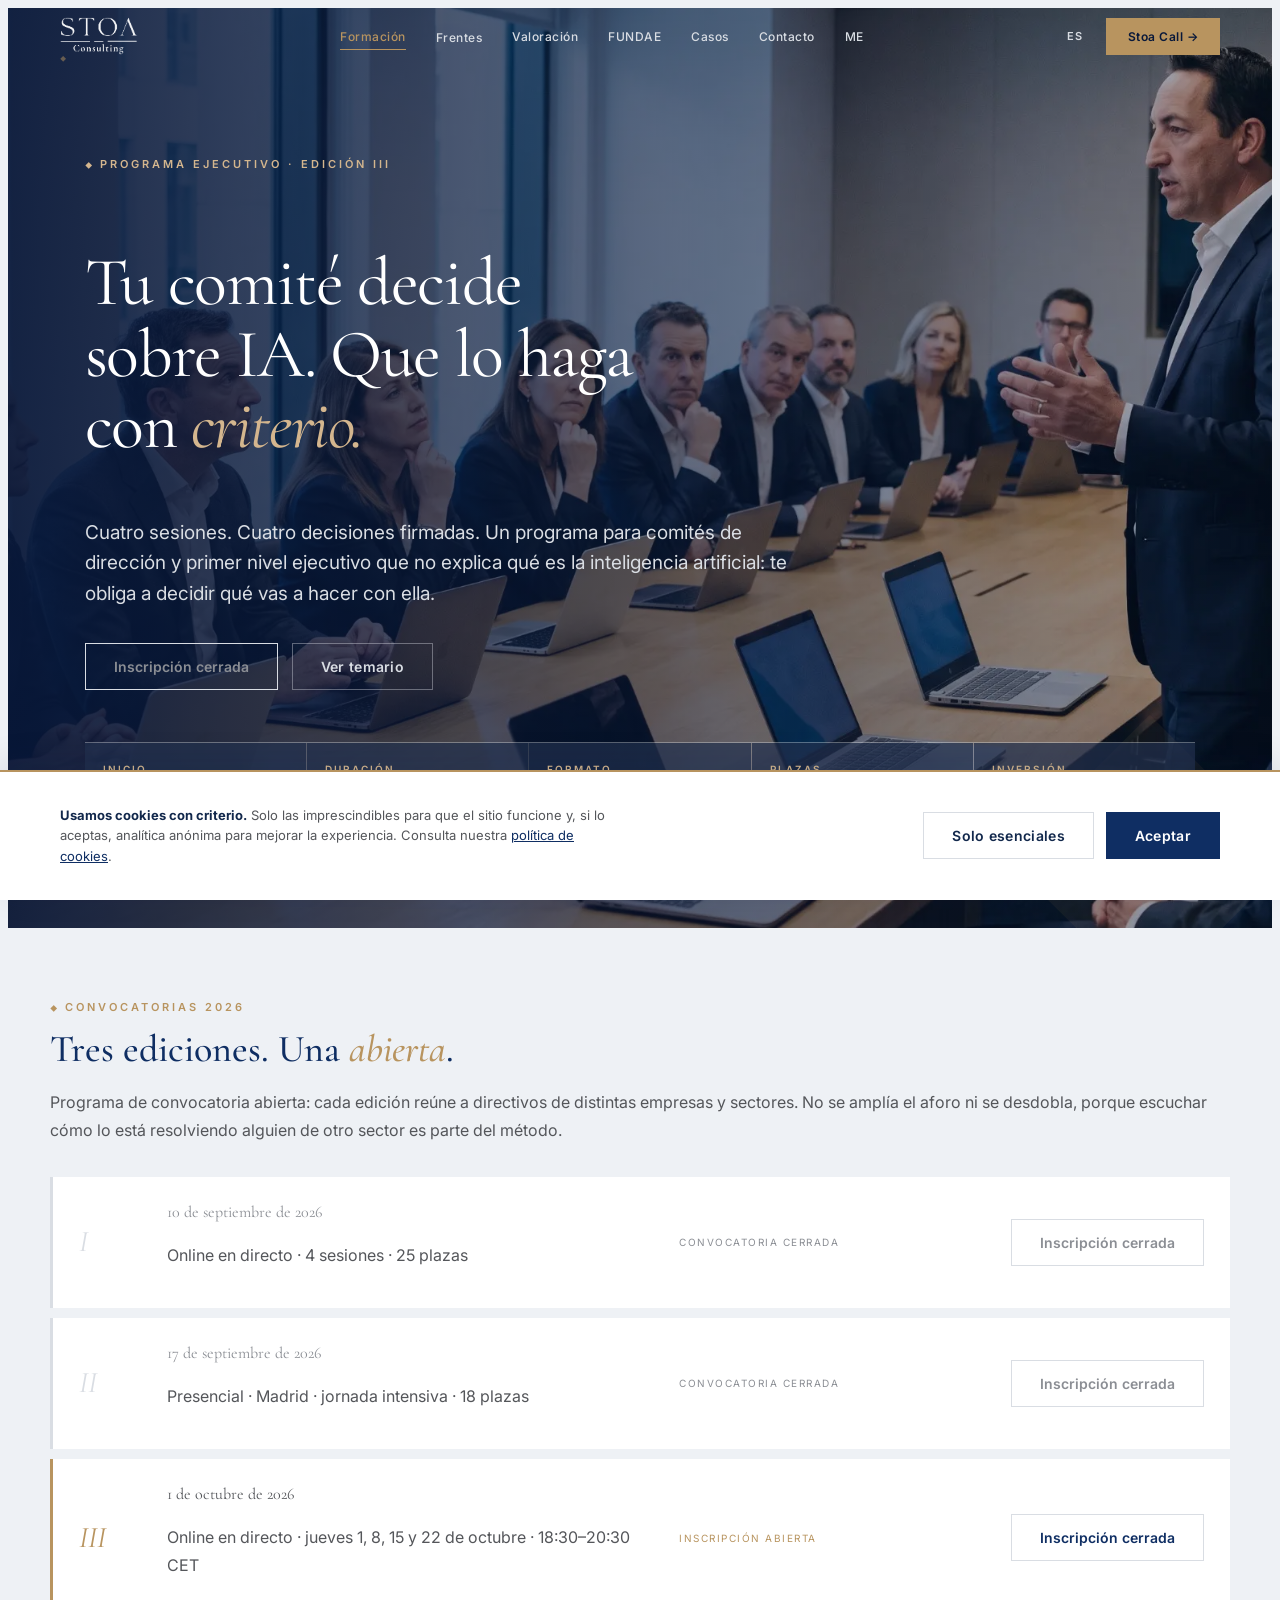
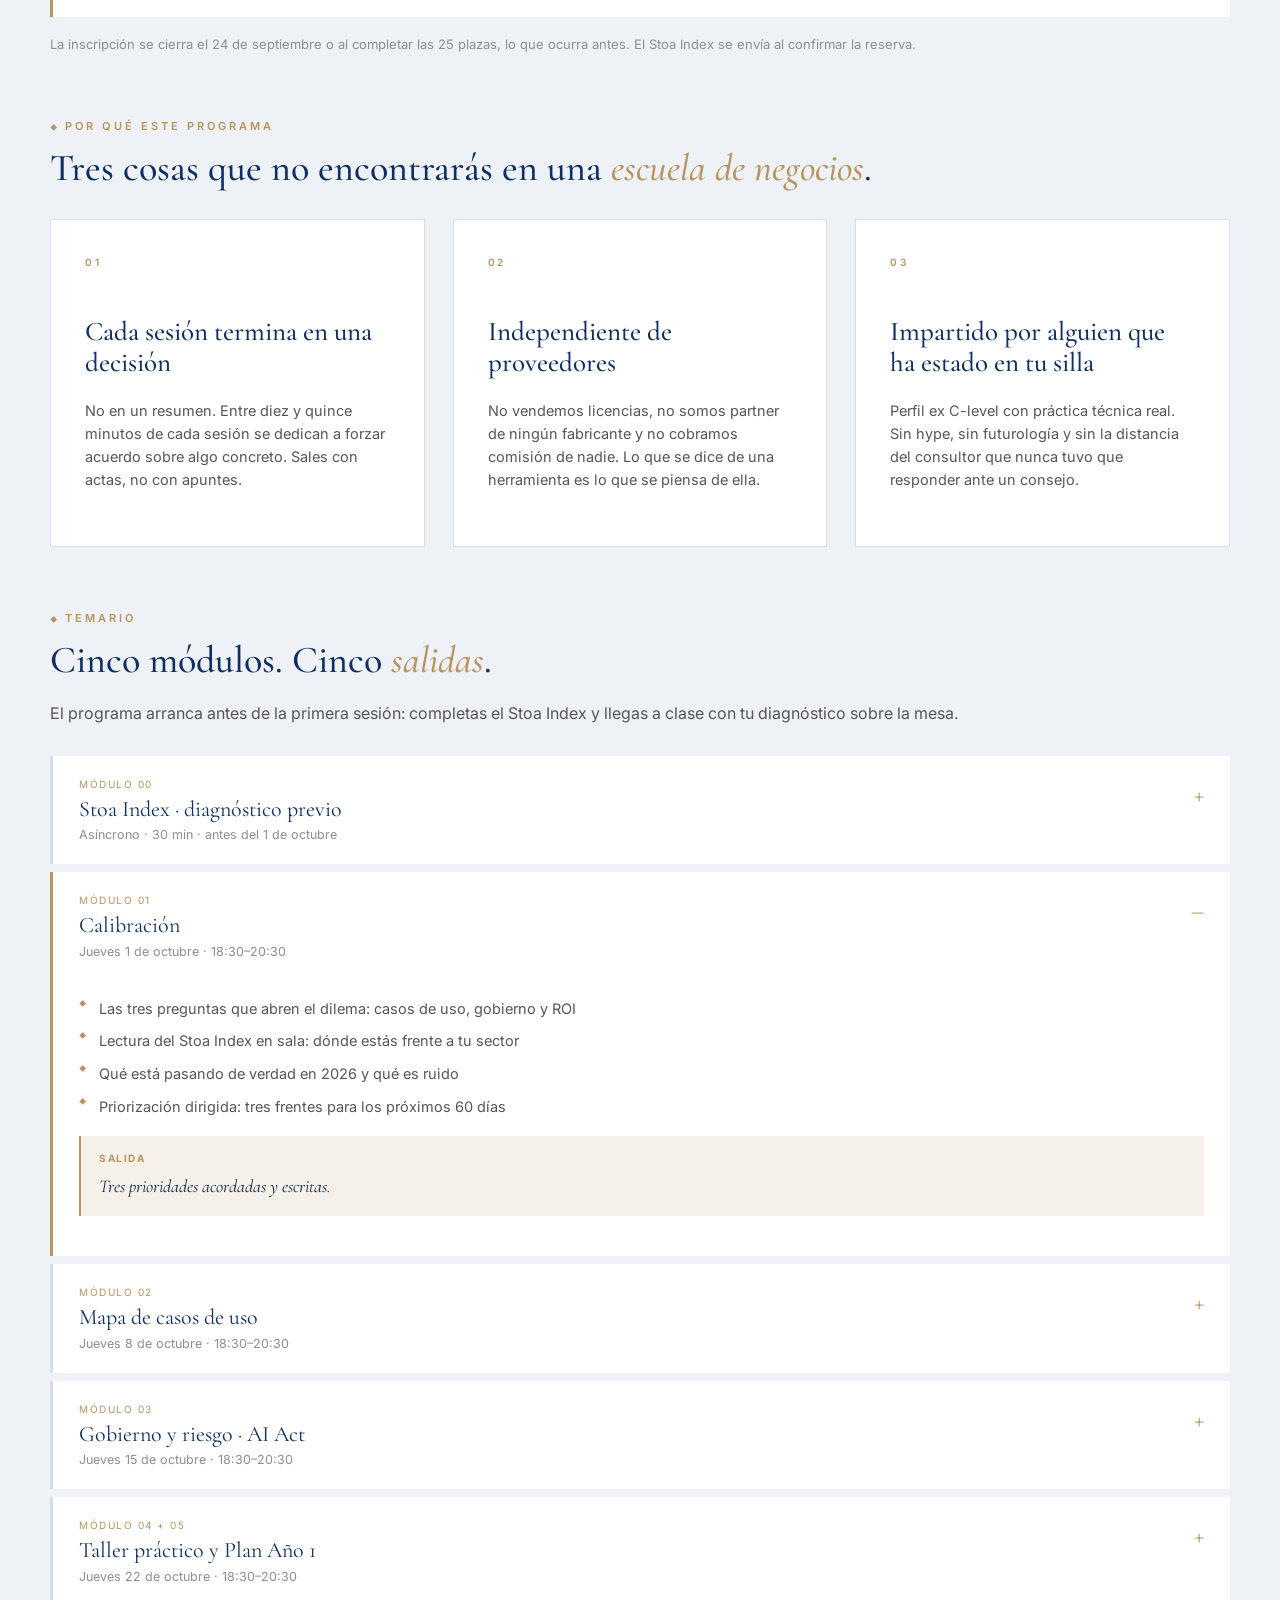
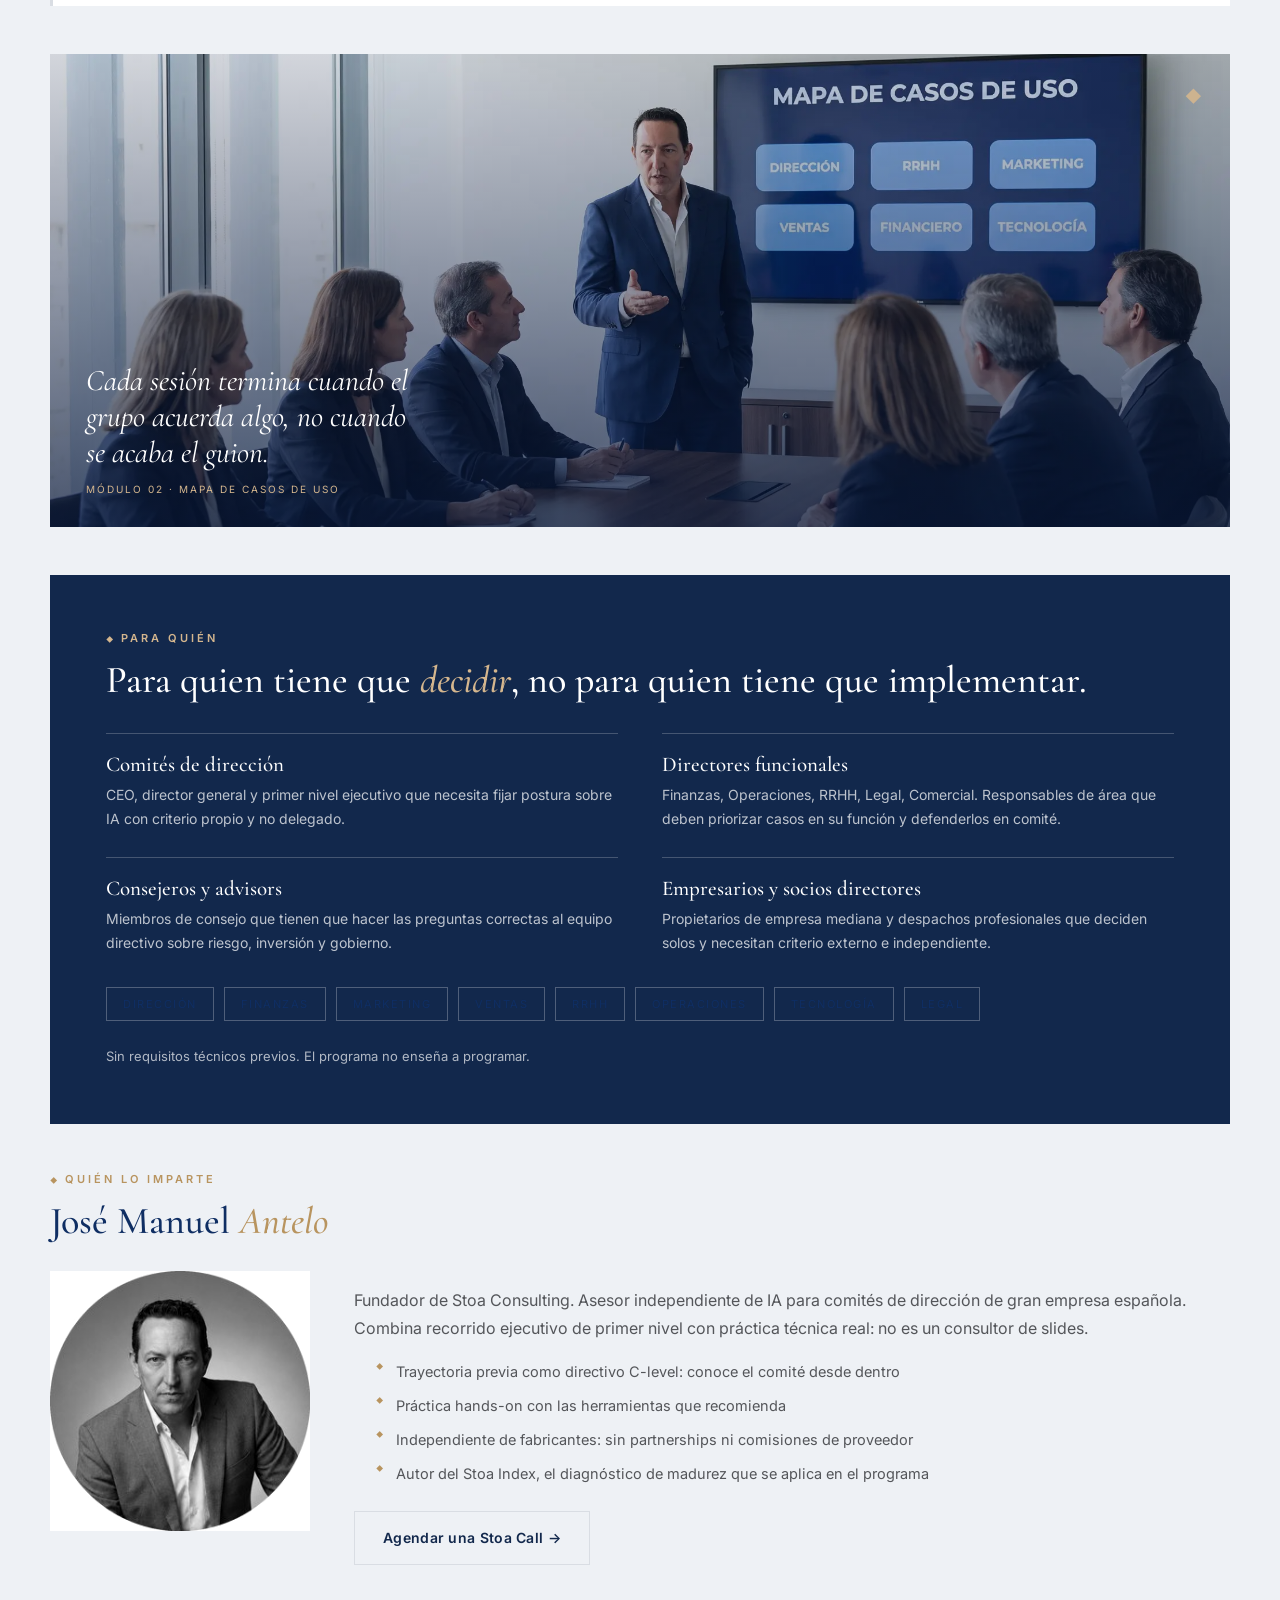
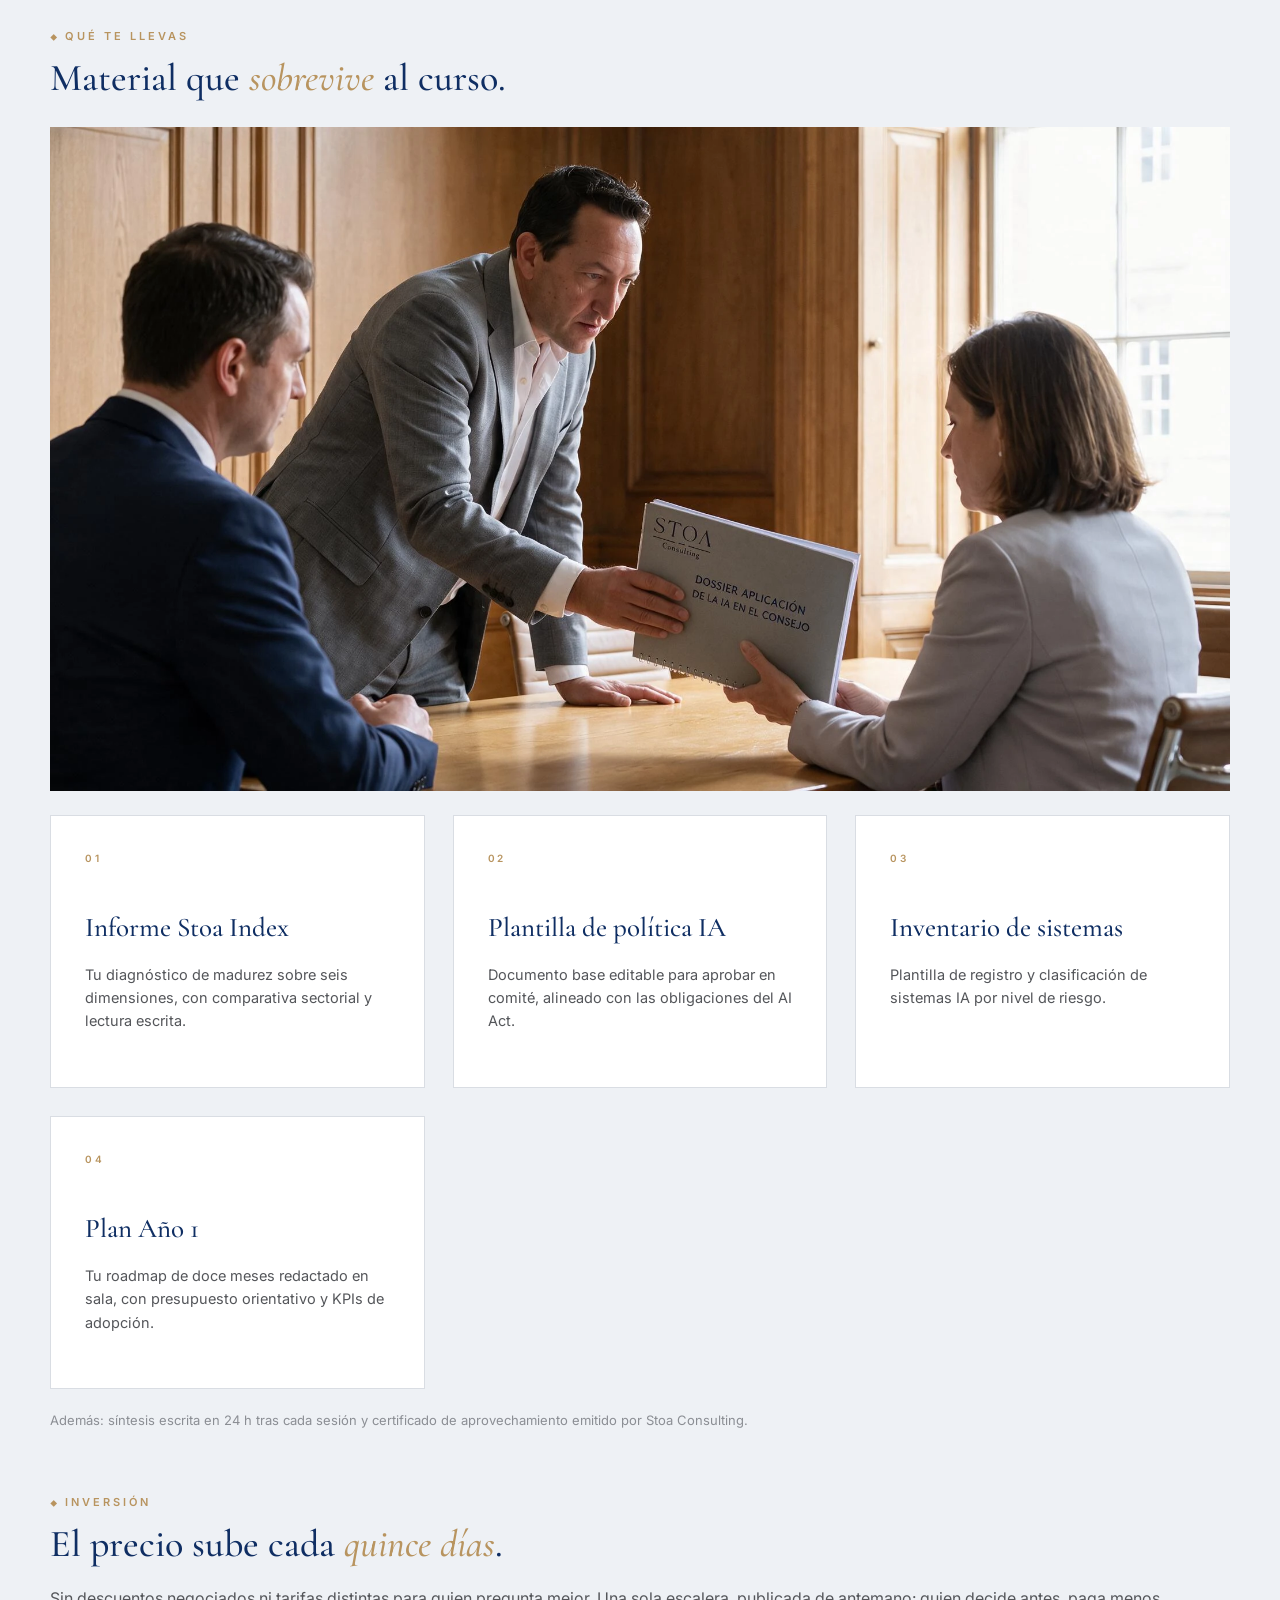
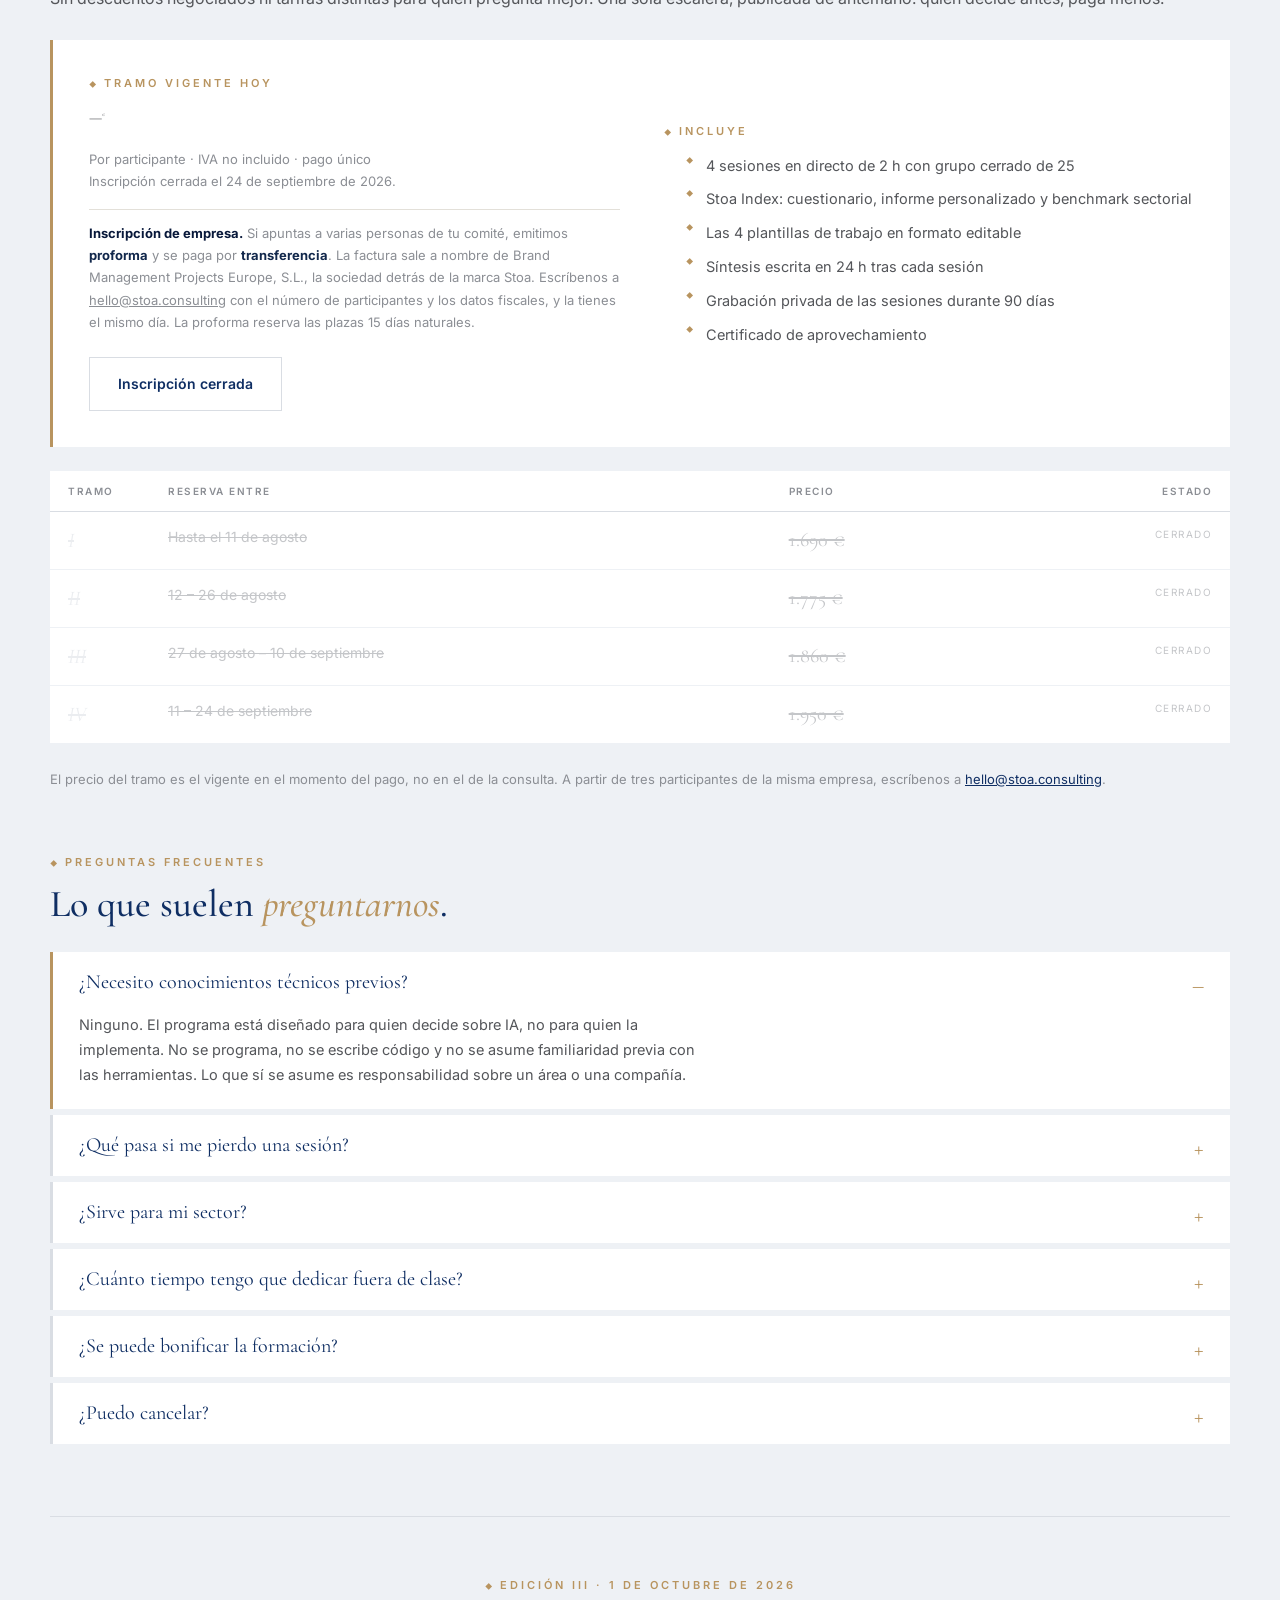
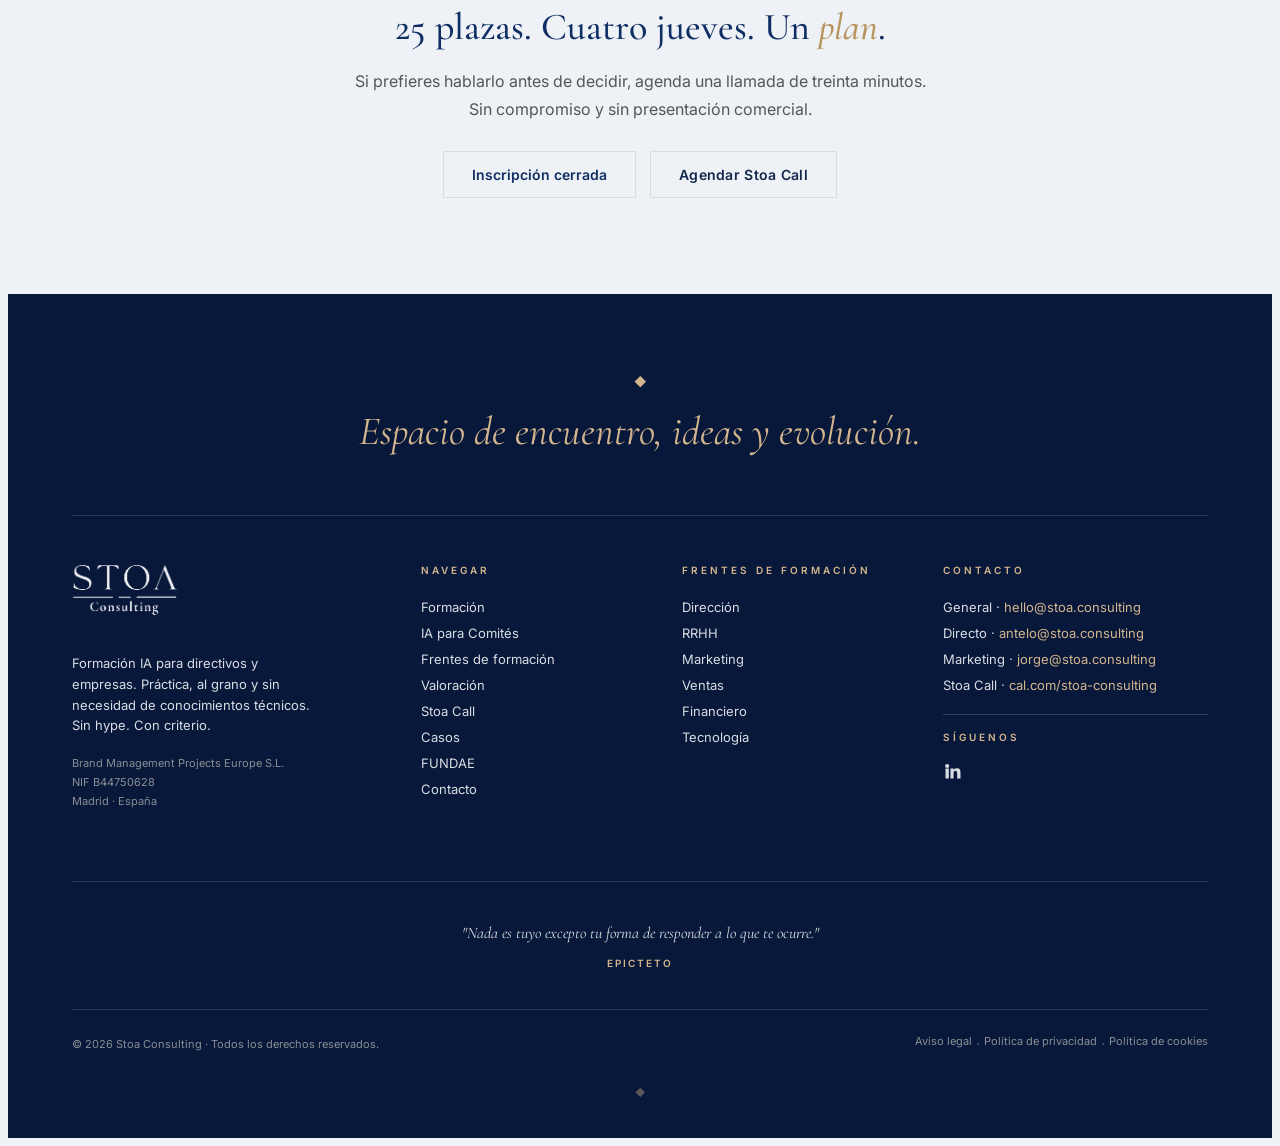
<file: programa-ia-comites.html>
<!DOCTYPE html>
<html lang="es">
<head>
<meta charset="UTF-8">
<meta name="viewport" content="width=device-width, initial-scale=1.0">
<title>IA para Comités de Dirección · Programa ejecutivo · Stoa Consulting</title>
<meta name="description" content="Programa ejecutivo de 8 horas para comités de dirección. Cuatro sesiones, cuatro decisiones firmadas. Stoa Index incluido. Edición III · 1 de octubre de 2026.">
<meta name="theme-color" content="#08183A">
<link rel="canonical" href="https://www.stoa.consulting/programa-ia-comites.html">
<link rel="icon" href="data:image/svg+xml,%3Csvg xmlns='http://www.w3.org/2000/svg' viewBox='0 0 32 32'%3E%3Crect width='32' height='32' fill='%2308183A'/%3E%3Ctext x='16' y='23' font-size='18' fill='%23D4B68E' text-anchor='middle' font-family='serif'%3E%E2%97%86%3C/text%3E%3C/svg%3E">
<meta property="og:type" content="website">
<meta property="og:locale" content="es_ES">
<meta property="og:title" content="IA para Comités de Dirección · Programa ejecutivo · Stoa Consulting">
<meta property="og:description" content="Programa ejecutivo de 8 horas para comités de dirección. Cuatro sesiones, cuatro decisiones firmadas. Stoa Index incluido. Edición III · 1 de octubre de 2026.">
<meta property="og:url" content="https://www.stoa.consulting/programa-ia-comites.html">
<link rel="preconnect" href="https://fonts.googleapis.com">
<link rel="preconnect" href="https://fonts.gstatic.com" crossorigin>
<link href="https://fonts.googleapis.com/css2?family=Cormorant+Garamond:ital,wght@0,300;0,400;0,500;0,600;1,400;1,500;1,600&family=Inter:wght@300;400;500;600;700&display=swap" rel="stylesheet">
<link rel="stylesheet" href="assets/stoa.css?v=20260728">
</head>
<body class="page">

<!-- ===== HEADER GLOBAL ===== -->
<header class="site-header">
  <a href="index.html" class="brand" aria-label="Stoa Consulting · Inicio">
    <img src="assets/stoa_logo.svg" class="brand-logo" alt="Stoa Consulting · Formación IA para Directivos y Empresas">
  </a>
  <nav class="site-nav" aria-label="Navegación principal">
    <a href="programas.html" class="nav-link active">Formación</a>
    <div class="nav-item">
      <a href="index.html#departamentos" class="nav-link">Frentes</a>
      <div class="nav-dropdown">
        <a href="index.html#dept-direccion">Dirección</a>
        <a href="index.html#dept-rrhh">RRHH</a>
        <a href="index.html#dept-marketing">Marketing</a>
        <a href="index.html#dept-ventas">Ventas</a>
        <a href="index.html#dept-finanzas">Financiero</a>
        <a href="index.html#dept-tecnologia">Tecnología</a>
      </div>
    </div>
    <a href="index.html#valoracion" class="nav-link">Valoración</a>
    <a href="fundae.html" class="nav-link">FUNDAE</a>
    <a href="casos.html" class="nav-link">Casos</a>
    <a href="contacto.html" class="nav-link">Contacto</a>
    <a href="https://www.jmantelo.es" class="nav-link nav-me" target="_blank" rel="noopener" title="Jose Manuel Antelo - jmantelo.es">ME</a>
  </nav>
  <div class="header-right">
    <span class="lang">ES</span>
    <a href="https://cal.com/stoa-consulting-1e59mq/30min" class="header-cta" target="_blank" rel="noopener">Stoa Call →</a>
    <button class="hamburger" aria-label="Abrir menú"><span></span><span></span><span></span></button>
  </div>
</header>

<!-- ===== DRAWER MÓVIL ===== -->
<div class="drawer-overlay"></div>
<aside class="drawer" aria-label="Menú móvil">
  <button class="drawer-close" aria-label="Cerrar menú">&times;</button>
  <a href="programas.html">Formación</a>
  <a href="index.html#valoracion">Valoración</a>
  <a href="fundae.html">FUNDAE</a>
  <a href="casos.html">Casos</a>
  <a href="contacto.html">Contacto</a>
  <a href="https://www.jmantelo.es" target="_blank" rel="noopener" title="Jose Manuel Antelo - jmantelo.es">ME</a>
  <div class="drawer-section">Frentes de formación</div>
  <a href="index.html#dept-direccion">Dirección</a>
  <a href="index.html#dept-rrhh">RRHH</a>
  <a href="index.html#dept-marketing">Marketing</a>
  <a href="index.html#dept-ventas">Ventas</a>
  <a href="index.html#dept-finanzas">Financiero</a>
  <a href="index.html#dept-tecnologia">Tecnología</a>
  <a href="https://cal.com/stoa-consulting-1e59mq/30min" class="drawer-cta" target="_blank" rel="noopener">Agendar Stoa Call →</a>
</aside>

<section class="page-hero con-foto" style="background-image:url('assets/escenas/prog_hero_ficha.webp?v=20260729')">
  <span class="eyebrow">Programa ejecutivo · Edición III</span>
  <h1>Tu comité decide sobre IA. Que lo haga con <em>criterio.</em></h1>
  <p class="hero-lede">Cuatro sesiones. Cuatro decisiones firmadas. Un programa para comités de dirección y primer nivel ejecutivo que no explica qué es la inteligencia artificial: te obliga a decidir qué vas a hacer con ella.</p>
  <div class="hero-acciones">
    <a href="#convocatorias" class="btn btn-bronze js-reservar">Reservar plaza · 1 oct 2026 →</a>
    <a href="#temario" class="btn btn-ghost-light">Ver temario</a>
  </div>
  <div class="factbar">
    <div class="fact"><b>Inicio</b><span>1 octubre 2026</span><small>Jueves · 18:30 CET</small></div>
    <div class="fact"><b>Duración</b><span>8 horas</span><small>4 sesiones de 2 h</small></div>
    <div class="fact"><b>Formato</b><span>Online en directo</span><small>Aula cerrada</small></div>
    <div class="fact"><b>Plazas</b><span>25</span><small>Convocatoria abierta · grupo mixto</small></div>
    <div class="fact"><b>Inversión</b><span class="js-inversion">1.690 €</span><small class="js-subnota">Sube a 1.775 € el 12 de agosto</small></div>
  </div>
</section>

<div class="page-body wide">

  <span class="section-eyebrow" id="convocatorias">Convocatorias 2026</span>
  <h2 style="margin-top:0">Tres ediciones. Una <em>abierta</em>.</h2>
  <p style="margin-bottom:32px">Programa de convocatoria abierta: cada edición reúne a directivos de distintas empresas y sectores. No se amplía el aforo ni se desdobla, porque escuchar cómo lo está resolviendo alguien de otro sector es parte del método.</p>

  <div class="edicion cerrada">
    <span class="ed-num">I</span>
    <div><p class="ed-fecha">10 de septiembre de 2026</p><p class="ed-meta">Online en directo · 4 sesiones · 25 plazas</p></div>
    <span class="ed-estado">Convocatoria cerrada</span>
    <span class="btn-off">Inscripción cerrada</span>
  </div>
  <div class="edicion cerrada">
    <span class="ed-num">II</span>
    <div><p class="ed-fecha">17 de septiembre de 2026</p><p class="ed-meta">Presencial · Madrid · jornada intensiva · 18 plazas</p></div>
    <span class="ed-estado">Convocatoria cerrada</span>
    <span class="btn-off">Inscripción cerrada</span>
  </div>
  <div class="edicion abierta">
    <span class="ed-num">III</span>
    <div><p class="ed-fecha">1 de octubre de 2026</p><p class="ed-meta">Online en directo · jueves 1, 8, 15 y 22 de octubre · 18:30–20:30 CET</p></div>
    <span class="ed-estado">Inscripción abierta</span>
    <a href="contacto.html?programa=ia-comites-oct26" class="btn btn-primary js-reservar">Reservar plaza →</a>
  </div>
  <p style="font-size:13px;color:var(--gris-medio);margin-top:16px">La inscripción se cierra el 24 de septiembre o al completar las 25 plazas, lo que ocurra antes. El Stoa Index se envía al confirmar la reserva.</p>

  <span class="section-eyebrow" style="margin-top:64px">Por qué este programa</span>
  <h2 style="margin-top:0">Tres cosas que no encontrarás en una <em>escuela de negocios</em>.</h2>
  <div class="case-grid" style="margin-top:28px">
    <article class="case-card"><div class="case-tag">01</div><h3>Cada sesión termina en una decisión</h3><p>No en un resumen. Entre diez y quince minutos de cada sesión se dedican a forzar acuerdo sobre algo concreto. Sales con actas, no con apuntes.</p></article>
    <article class="case-card"><div class="case-tag">02</div><h3>Independiente de proveedores</h3><p>No vendemos licencias, no somos partner de ningún fabricante y no cobramos comisión de nadie. Lo que se dice de una herramienta es lo que se piensa de ella.</p></article>
    <article class="case-card"><div class="case-tag">03</div><h3>Impartido por alguien que ha estado en tu silla</h3><p>Perfil ex C-level con práctica técnica real. Sin hype, sin futurología y sin la distancia del consultor que nunca tuvo que responder ante un consejo.</p></article>
  </div>

  <span class="section-eyebrow" id="temario" style="margin-top:64px">Temario</span>
  <h2 style="margin-top:0">Cinco módulos. Cinco <em>salidas</em>.</h2>
  <p style="margin-bottom:28px">El programa arranca antes de la primera sesión: completas el Stoa Index y llegas a clase con tu diagnóstico sobre la mesa.</p>

  <article class="mod">
    <button class="mod-h"><span class="mod-k">Módulo 00</span><span class="mod-t">Stoa Index · diagnóstico previo</span><span class="mod-date">Asíncrono · 30 min · antes del 1 de octubre</span></button>
    <div class="mod-b">
      <ul>
        <li>Cuestionario de madurez IA sobre seis dimensiones: estrategia, datos, talento, casos de uso, gobierno y tecnología</li>
        <li>Comparativa con el benchmark de tu sector</li>
        <li>Informe personalizado devuelto antes de la sesión 1</li>
      </ul>
      <p class="salida"><b>Salida</b><em>Sabes en qué percentil estás antes de que empiece el programa.</em></p>
    </div>
  </article>

  <article class="mod open">
    <button class="mod-h"><span class="mod-k">Módulo 01</span><span class="mod-t">Calibración</span><span class="mod-date">Jueves 1 de octubre · 18:30–20:30</span></button>
    <div class="mod-b">
      <ul>
        <li>Las tres preguntas que abren el dilema: casos de uso, gobierno y ROI</li>
        <li>Lectura del Stoa Index en sala: dónde estás frente a tu sector</li>
        <li>Qué está pasando de verdad en 2026 y qué es ruido</li>
        <li>Priorización dirigida: tres frentes para los próximos 60 días</li>
      </ul>
      <p class="salida"><b>Salida</b><em>Tres prioridades acordadas y escritas.</em></p>
    </div>
  </article>

  <article class="mod">
    <button class="mod-h"><span class="mod-k">Módulo 02</span><span class="mod-t">Mapa de casos de uso</span><span class="mod-date">Jueves 8 de octubre · 18:30–20:30</span></button>
    <div class="mod-b">
      <ul>
        <li>Catálogo de trabajos IA por departamento: Dirección, Finanzas, Marketing, Ventas, RRHH, Operaciones, Tecnología y Legal</li>
        <li>Qué se automatiza hoy con garantías y qué sigue siendo promesa</li>
        <li>Matriz impacto × esfuerzo × riesgo regulatorio aplicada a tu organización</li>
        <li>Asignación de sponsor funcional por caso</li>
      </ul>
      <p class="salida"><b>Salida</b><em>Dos o tres casos priorizados, cada uno con dueño.</em></p>
    </div>
  </article>

  <article class="mod">
    <button class="mod-h"><span class="mod-k">Módulo 03</span><span class="mod-t">Gobierno y riesgo · AI Act</span><span class="mod-date">Jueves 15 de octubre · 18:30–20:30</span></button>
    <div class="mod-b">
      <ul>
        <li>AI Act europeo: categorías de riesgo, calendario de obligaciones y qué te aplica realmente</li>
        <li>Guías sectoriales cuando aplican: EBA, EIOPA, Banco de España</li>
        <li>Marco mínimo de gobierno: política de uso, inventario de sistemas, comité interno y procedimiento de validación</li>
        <li>Los casos de no-uso: dónde la respuesta correcta es no</li>
      </ul>
      <p class="salida"><b>Salida</b><em>Marco mínimo de gobierno definido, con responsable por elemento.</em></p>
    </div>
  </article>

  <article class="mod">
    <button class="mod-h"><span class="mod-k">Módulo 04 + 05</span><span class="mod-t">Taller práctico y Plan Año 1</span><span class="mod-date">Jueves 22 de octubre · 18:30–20:30</span></button>
    <div class="mod-b">
      <ul>
        <li>Taller en directo: trabajas con las herramientas sobre un expediente real de tu propia función</li>
        <li>Tres workflows propios construidos en sala, reutilizables desde el día siguiente</li>
        <li>Plan Año 1: roadmap de doce meses, presupuesto orientativo y KPIs de adopción</li>
        <li>Cómo medir de verdad: porcentaje de uso semanal, horas liberadas, coste por caso</li>
      </ul>
      <p class="salida"><b>Salida</b><em>Tu plan de doce meses redactado y tres workflows funcionando.</em></p>
    </div>
  </article>

  <div class="banda" style="background-image:url('assets/escenas/prog_casos_uso.webp?v=20260729')">
    <span class="fil">◆</span>
    <p>Cada sesión termina cuando el grupo acuerda algo, no cuando se acaba el guion.<span>Módulo 02 · Mapa de casos de uso</span></p>
  </div>

  <div class="franja-oscura">
    <span class="section-eyebrow">Para quién</span>
    <h2>Para quien tiene que <em>decidir</em>, no para quien tiene que implementar.</h2>
    <div class="perfiles">
      <div class="perfil"><h4>Comités de dirección</h4><p>CEO, director general y primer nivel ejecutivo que necesita fijar postura sobre IA con criterio propio y no delegado.</p></div>
      <div class="perfil"><h4>Directores funcionales</h4><p>Finanzas, Operaciones, RRHH, Legal, Comercial. Responsables de área que deben priorizar casos en su función y defenderlos en comité.</p></div>
      <div class="perfil"><h4>Consejeros y advisors</h4><p>Miembros de consejo que tienen que hacer las preguntas correctas al equipo directivo sobre riesgo, inversión y gobierno.</p></div>
      <div class="perfil"><h4>Empresarios y socios directores</h4><p>Propietarios de empresa mediana y despachos profesionales que deciden solos y necesitan criterio externo e independiente.</p></div>
    </div>
    <div class="chips">
      <a href="index.html#dept-direccion">Dirección</a>
      <a href="index.html#departamentos">Finanzas</a>
      <a href="index.html#dept-marketing">Marketing</a>
      <a href="index.html#dept-ventas">Ventas</a>
      <a href="index.html#dept-rrhh">RRHH</a>
      <a href="index.html#departamentos">Operaciones</a>
      <a href="index.html#dept-tecnologia">Tecnología</a>
      <a href="index.html#departamentos">Legal</a>
    </div>
    <p style="font-size:13px;margin-top:24px;margin-bottom:0;opacity:.8">Sin requisitos técnicos previos. El programa no enseña a programar.</p>
  </div>

  <span class="section-eyebrow">Quién lo imparte</span>
  <h2 style="margin-top:0">José Manuel <em>Antelo</em></h2>
  <div class="docente" style="margin-top:28px">
    <img src="assets/firma/antelo.jpg" alt="José Manuel Antelo, fundador de Stoa Consulting">
    <div>
      <p>Fundador de Stoa Consulting. Asesor independiente de IA para comités de dirección de gran empresa española. Combina recorrido ejecutivo de primer nivel con práctica técnica real: no es un consultor de slides.</p>
      <ul class="creds">
        <li>Trayectoria previa como directivo C-level: conoce el comité desde dentro</li>
        <li>Práctica hands-on con las herramientas que recomienda</li>
        <li>Independiente de fabricantes: sin partnerships ni comisiones de proveedor</li>
        <li>Autor del Stoa Index, el diagnóstico de madurez que se aplica en el programa</li>
      </ul>
      <p style="margin-top:24px;margin-bottom:0"><a href="https://cal.com/stoa-consulting-1e59mq/30min" class="btn btn-ghost" target="_blank" rel="noopener">Agendar una Stoa Call →</a></p>
    </div>
  </div>

  <span class="section-eyebrow" style="margin-top:64px">Qué te llevas</span>
  <h2 style="margin-top:0">Material que <em>sobrevive</em> al curso.</h2>
  <img src="assets/escenas/svc_plan.webp" alt="Entrega del dossier de aplicación de la IA en el consejo" style="width:100%;display:block;margin:26px 0 24px">
  <div class="case-grid">
    <article class="case-card"><div class="case-tag">01</div><h3>Informe Stoa Index</h3><p>Tu diagnóstico de madurez sobre seis dimensiones, con comparativa sectorial y lectura escrita.</p></article>
    <article class="case-card"><div class="case-tag">02</div><h3>Plantilla de política IA</h3><p>Documento base editable para aprobar en comité, alineado con las obligaciones del AI Act.</p></article>
    <article class="case-card"><div class="case-tag">03</div><h3>Inventario de sistemas</h3><p>Plantilla de registro y clasificación de sistemas IA por nivel de riesgo.</p></article>
    <article class="case-card"><div class="case-tag">04</div><h3>Plan Año 1</h3><p>Tu roadmap de doce meses redactado en sala, con presupuesto orientativo y KPIs de adopción.</p></article>
  </div>
  <p style="font-size:13px;color:var(--gris-medio);margin-top:20px">Además: síntesis escrita en 24 h tras cada sesión y certificado de aprovechamiento emitido por Stoa Consulting.</p>

  <span class="section-eyebrow" style="margin-top:64px">Inversión</span>
  <h2 style="margin-top:0">El precio sube cada <em>quince días</em>.</h2>
  <p style="margin-bottom:28px">Sin descuentos negociados ni tarifas distintas para quien pregunta mejor. Una sola escalera, publicada de antemano: quien decide antes, paga menos.</p>
  <div class="precio-box">
    <div>
      <span class="section-eyebrow">Tramo vigente hoy</span>
      <p class="precio-cifra"><span class="js-precio">1.690</span><sup>€</sup></p>
      <p style="font-size:13px;color:var(--gris-medio);margin-top:14px">Por participante · IVA no incluido · pago único<br><span class="js-nota">Este precio se mantiene hasta el <strong class="js-hasta">11 de agosto</strong></span></p>
      <p style="font-size:13px;color:var(--gris-medio);margin-top:12px;padding-top:12px;border-top:1px solid var(--linea, #e3e0d9)"><strong style="color:var(--azul, #08183A)">Inscripción de empresa.</strong> Si apuntas a varias personas de tu comité, emitimos <strong>proforma</strong> y se paga por <strong>transferencia</strong>. La factura sale a nombre de Brand Management Projects Europe, S.L., la sociedad detrás de la marca Stoa. Escríbenos a <a href="mailto:hello@stoa.consulting?subject=Inscripci%C3%B3n%20de%20empresa%20%C2%B7%20IA%20para%20Comit%C3%A9s%20Ed.%20III" style="color:inherit">hello@stoa.consulting</a> con el número de participantes y los datos fiscales, y la tienes el mismo día. La proforma reserva las plazas 15 días naturales.</p>
      <p style="margin-top:24px;margin-bottom:0"><a href="contacto.html?programa=ia-comites-oct26" class="btn btn-primary js-reservar">Reservar plaza →</a></p>
    </div>
    <div>
      <span class="section-eyebrow">Incluye</span>
      <ul class="precio-inc">
        <li>4 sesiones en directo de 2 h con grupo cerrado de 25</li>
        <li>Stoa Index: cuestionario, informe personalizado y benchmark sectorial</li>
        <li>Las 4 plantillas de trabajo en formato editable</li>
        <li>Síntesis escrita en 24 h tras cada sesión</li>
        <li>Grabación privada de las sesiones durante 90 días</li>
        <li>Certificado de aprovechamiento</li>
      </ul>
    </div>
  </div>

  <table class="tramos">
    <thead><tr><th>Tramo</th><th>Reserva entre</th><th>Precio</th><th class="estado">Estado</th></tr></thead>
    <tbody>
      <tr data-tramo="1"><td>I</td><td>Hasta el 11 de agosto</td><td>1.690 €</td><td class="estado"></td></tr>
      <tr data-tramo="2"><td>II</td><td>12 – 26 de agosto</td><td>1.775 €</td><td class="estado"></td></tr>
      <tr data-tramo="3"><td>III</td><td>27 de agosto – 10 de septiembre</td><td>1.860 €</td><td class="estado"></td></tr>
      <tr data-tramo="4"><td>IV</td><td>11 – 24 de septiembre</td><td>1.950 €</td><td class="estado"></td></tr>
    </tbody>
  </table>
  <p style="font-size:13px;color:var(--gris-medio);margin-top:16px">El precio del tramo es el vigente en el momento del pago, no en el de la consulta. A partir de tres participantes de la misma empresa, escríbenos a <a href="mailto:hello@stoa.consulting">hello@stoa.consulting</a>.</p>

  <span class="section-eyebrow" style="margin-top:64px">Preguntas frecuentes</span>
  <h2 style="margin-top:0">Lo que suelen <em>preguntarnos</em>.</h2>
  <div style="margin-top:26px">
    <article class="faq-q open"><button class="faq-h">¿Necesito conocimientos técnicos previos?</button><div class="faq-b">Ninguno. El programa está diseñado para quien decide sobre IA, no para quien la implementa. No se programa, no se escribe código y no se asume familiaridad previa con las herramientas. Lo que sí se asume es responsabilidad sobre un área o una compañía.</div></article>
    <article class="faq-q"><button class="faq-h">¿Qué pasa si me pierdo una sesión?</button><div class="faq-b">Cada sesión queda grabada y disponible en privado durante 90 días. Aun así, el valor del programa está en la discusión en sala: recomendamos asistir a las cuatro. Si prevés perder más de una, hablemos antes de que reserves.</div></article>
    <article class="faq-q"><button class="faq-h">¿Sirve para mi sector?</button><div class="faq-b">El método es transversal y los casos se adaptan. El catálogo cubre ocho frentes y el módulo 02 se trabaja sobre tu función concreta. Los ejemplos de gobierno tienen especial profundidad en entornos regulados.</div></article>
    <article class="faq-q"><button class="faq-h">¿Cuánto tiempo tengo que dedicar fuera de clase?</button><div class="faq-b">Unos treinta minutos para completar el Stoa Index antes de empezar, y entre diez y quince minutos de lectura previa antes de cada sesión. Nada más. El trabajo se hace en sala.</div></article>
    <article class="faq-q"><button class="faq-h">¿Se puede bonificar la formación?</button><div class="faq-b">Escríbenos a hello@stoa.consulting indicando tu empresa y te confirmamos qué opciones de bonificación o facturación aplican en tu caso concreto.</div></article>
    <article class="faq-q"><button class="faq-h">¿Puedo cancelar?</button><div class="faq-b">Sí, con devolución íntegra hasta 10 días naturales antes del inicio. A partir de ahí, la plaza es transferible a otra persona de tu organización o a la siguiente edición sin coste adicional.</div></article>
  </div>

  <div style="text-align:center;margin-top:72px;padding-top:56px;border-top:1px solid var(--gris-claro)">
    <span class="section-eyebrow" style="display:inline-block">Edición III · 1 de octubre de 2026</span>
    <h2 style="margin-top:0">25 plazas. Cuatro jueves. Un <em>plan</em>.</h2>
    <p style="max-width:58ch;margin:0 auto 28px">Si prefieres hablarlo antes de decidir, agenda una llamada de treinta minutos. Sin compromiso y sin presentación comercial.</p>
    <div style="display:flex;gap:14px;justify-content:center;flex-wrap:wrap">
      <a href="contacto.html?programa=ia-comites-oct26" class="btn btn-bronze js-reservar">Reservar plaza →</a>
      <a href="https://cal.com/stoa-consulting-1e59mq/30min" class="btn btn-ghost" target="_blank" rel="noopener">Agendar Stoa Call</a>
    </div>
  </div>

</div>

<!-- ===== FOOTER GLOBAL ===== -->
<footer class="site-footer">
  <div class="footer-statement">
    <span class="diamond">◆</span>
    <em>Espacio de encuentro, ideas y evolución.</em>
  </div>
  <div class="footer-grid">
    <div class="footer-col">
      <img src="assets/stoa_logo.svg" class="footer-logo" alt="Stoa Consulting">
      <p class="footer-desc">Formación IA para directivos y empresas. Práctica, al grano y sin necesidad de conocimientos técnicos. Sin hype. Con criterio.</p>
      <p class="footer-address">Brand Management Projects Europe S.L.<br>NIF B44750628<br>Madrid · España</p>
    </div>
    <div class="footer-col">
      <span class="eyebrow">Navegar</span>
      <a href="programas.html">Formación</a>
      <a href="programa-ia-comites.html">IA para Comités</a>
      <a href="index.html#departamentos">Frentes de formación</a>
      <a href="index.html#valoracion">Valoración</a>
      <a href="https://cal.com/stoa-consulting-1e59mq/30min" target="_blank" rel="noopener">Stoa Call</a>
      <a href="casos.html">Casos</a>
      <a href="fundae.html">FUNDAE</a>
      <a href="contacto.html">Contacto</a>
    </div>
    <div class="footer-col">
      <span class="eyebrow">Frentes de formación</span>
      <a href="index.html#dept-direccion">Dirección</a>
      <a href="index.html#dept-rrhh">RRHH</a>
      <a href="index.html#dept-marketing">Marketing</a>
      <a href="index.html#dept-ventas">Ventas</a>
      <a href="index.html#dept-finanzas">Financiero</a>
      <a href="index.html#dept-tecnologia">Tecnología</a>
    </div>
    <div class="footer-col">
      <span class="eyebrow">Contacto</span>
      <div class="footer-contact-line">General · <a href="mailto:hello@stoa.consulting">hello@stoa.consulting</a></div>
      <div class="footer-contact-line">Directo · <a href="mailto:antelo@stoa.consulting">antelo@stoa.consulting</a></div>
      <div class="footer-contact-line">Marketing · <a href="mailto:jorge@stoa.consulting">jorge@stoa.consulting</a></div>
      <div class="footer-contact-line">Stoa Call · <a href="https://cal.com/stoa-consulting-1e59mq/30min" target="_blank" rel="noopener">cal.com/stoa-consulting</a></div>
      <div class="footer-sep"></div>
      <span class="eyebrow">Síguenos</span>
      <div class="footer-social">
        <a href="https://www.linkedin.com/in/jmantelo" target="_blank" rel="noopener" aria-label="LinkedIn">
          <svg viewBox="0 0 24 24"><path d="M4.98 3.5a2.5 2.5 0 1 1 0 5 2.5 2.5 0 0 1 0-5zM3 9h4v12H3zM9 9h3.8v1.7h.05c.53-1 1.83-2.05 3.76-2.05C20.4 8.65 21 11 21 14.1V21h-4v-6.1c0-1.45-.03-3.32-2.02-3.32-2.02 0-2.33 1.58-2.33 3.21V21H9z"/></svg>
        </a>
      </div>
    </div>
  </div>
  <div class="footer-quote">
    <em>"Nada es tuyo excepto tu forma de responder a lo que te ocurre."</em>
    <span class="author">Epicteto</span>
  </div>
  <div class="footer-legal">
    <span class="copy">© 2026 Stoa Consulting · Todos los derechos reservados.</span>
    <span class="links">
      <a href="aviso-legal.html">Aviso legal</a><span class="dot">·</span>
      <a href="privacidad.html">Política de privacidad</a><span class="dot">·</span>
      <a href="cookies.html">Política de cookies</a>
    </span>
  </div>
  <div class="footer-seal">◆</div>
</footer>

<!-- ===== BANNER COOKIES ===== -->
<div class="cookie-banner" role="dialog" aria-label="Aviso de cookies">
  <p class="cookie-text"><strong>Usamos cookies con criterio.</strong> Solo las imprescindibles para que el sitio funcione y, si lo aceptas, analítica anónima para mejorar la experiencia. Consulta nuestra <a href="cookies.html">política de cookies</a>.</p>
  <div class="cookie-actions">
    <button class="btn btn-ghost" data-cookie="reject">Solo esenciales</button>
    <button class="btn btn-primary" data-cookie="accept">Aceptar</button>
  </div>
</div>

<script src="assets/stoa.js?v=20260728"></script>

<script>
/* ── Escalera de precios · IA para Comités · Edición III ──────────────
   Al cerrar un tramo hay que desactivar su Payment Link en Stripe.     */
(function(){
  var TRAMOS = [
    { n:1, desde:'2026-07-28', hasta:'2026-08-11', precio:1690, pago:'https://buy.stripe.com/5kQcN78Us0Tlgos3Dq6sw00' },
    { n:2, desde:'2026-08-12', hasta:'2026-08-26', precio:1775, pago:'https://buy.stripe.com/dRmeVf7QoatVfkofm86sw01' },
    { n:3, desde:'2026-08-27', hasta:'2026-09-10', precio:1860, pago:'https://buy.stripe.com/6oU28teeMeKb7RW8XK6sw02' },
    { n:4, desde:'2026-09-11', hasta:'2026-09-24', precio:1950, pago:'https://buy.stripe.com/7sY14p4Ec6dFa047TG6sw03' }
  ];
  var MESES=['enero','febrero','marzo','abril','mayo','junio','julio','agosto','septiembre','octubre','noviembre','diciembre'];
  function dia(iso){var p=iso.split('-');return new Date(+p[0],+p[1]-1,+p[2]);}
  function larga(iso){var d=dia(iso);return d.getDate()+' de '+MESES[d.getMonth()];}
  function euros(n){return String(n).replace(/\B(?=(\d{3})+(?!\d))/g,'.');}
  function set(sel,txt){document.querySelectorAll(sel).forEach(function(e){e.textContent=txt;});}

  var hoy=new Date(); hoy.setHours(0,0,0,0);
  var activo=null;
  for(var i=0;i<TRAMOS.length;i++){ if(hoy<=dia(TRAMOS[i].hasta)){activo=TRAMOS[i];break;} }
  var filas=document.querySelectorAll('.tramos tbody tr');

  if(!activo){
    set('.js-precio','—'); set('.js-inversion','Cerrada');
    set('.js-subnota','Convocatoria completa'); set('.js-estado','Inscripción cerrada');
    set('.js-nota','Inscripción cerrada el 24 de septiembre de 2026.');
    document.querySelectorAll('a.js-reservar').forEach(function(a){
      a.textContent='Inscripción cerrada'; a.removeAttribute('href'); a.className='btn-off'; });
    filas.forEach(function(tr){tr.classList.add('pasado');tr.querySelector('.estado').textContent='Cerrado';});
    return;
  }

  set('.js-precio',euros(activo.precio));
  set('.js-inversion',euros(activo.precio)+' €');
  set('.js-hasta',larga(activo.hasta));
  var sig=TRAMOS[activo.n]||null;
  set('.js-subnota', sig ? 'Sube a '+euros(sig.precio)+' € el '+larga(sig.desde)
                         : 'Último tramo · cierre el '+larga(activo.hasta));
  if(activo.pago){
    document.querySelectorAll('a.js-reservar').forEach(function(a){
      if(a.getAttribute('href')!=='#convocatorias') a.href=activo.pago; });
  }
  filas.forEach(function(tr){
    var n=+tr.getAttribute('data-tramo'), td=tr.querySelector('.estado');
    if(n<activo.n){tr.classList.add('pasado');td.textContent='Finalizado';}
    else if(n===activo.n){tr.classList.add('activo');td.textContent='Vigente hoy';}
    else{td.textContent='Próximo';}
  });
})();

document.querySelectorAll('.mod-h').forEach(function(b){b.addEventListener('click',function(){b.parentElement.classList.toggle('open');});});
document.querySelectorAll('.faq-h').forEach(function(b){b.addEventListener('click',function(){b.parentElement.classList.toggle('open');});});
</script>

</body>
</html>
</file>
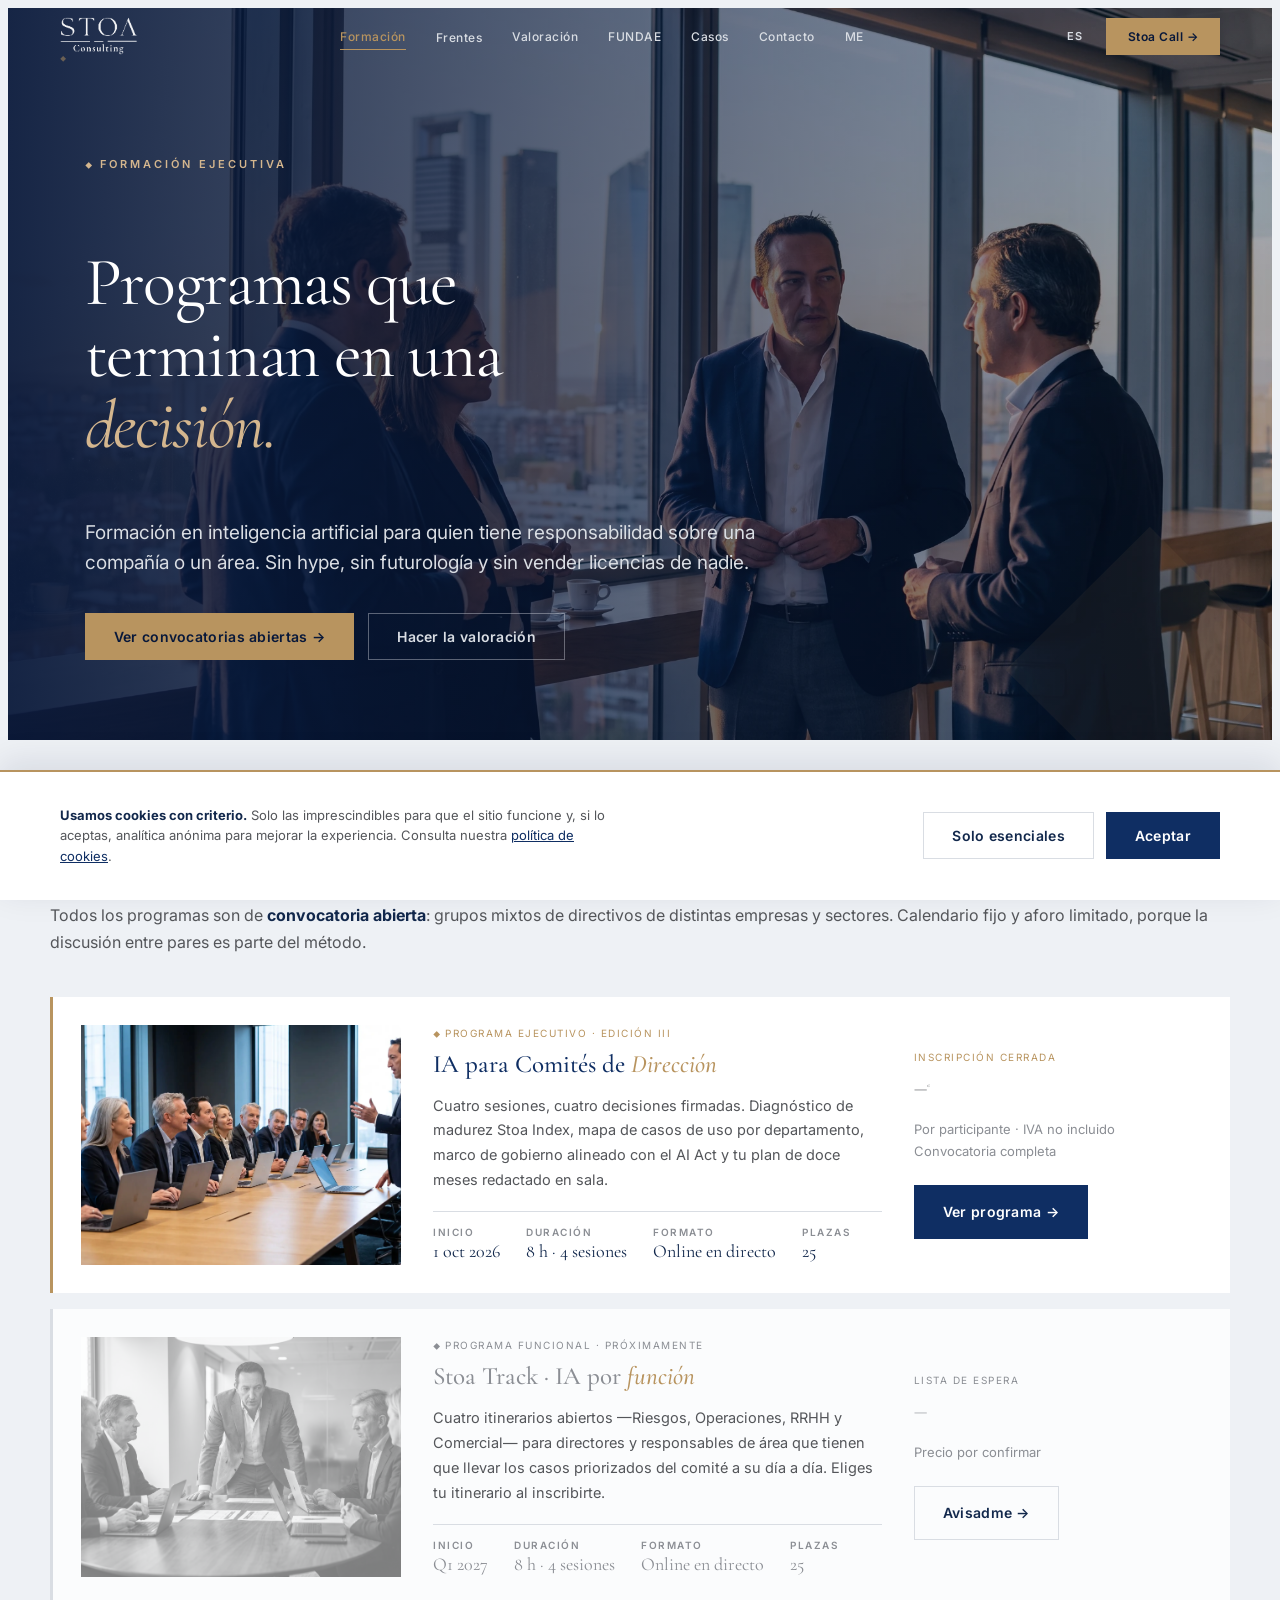
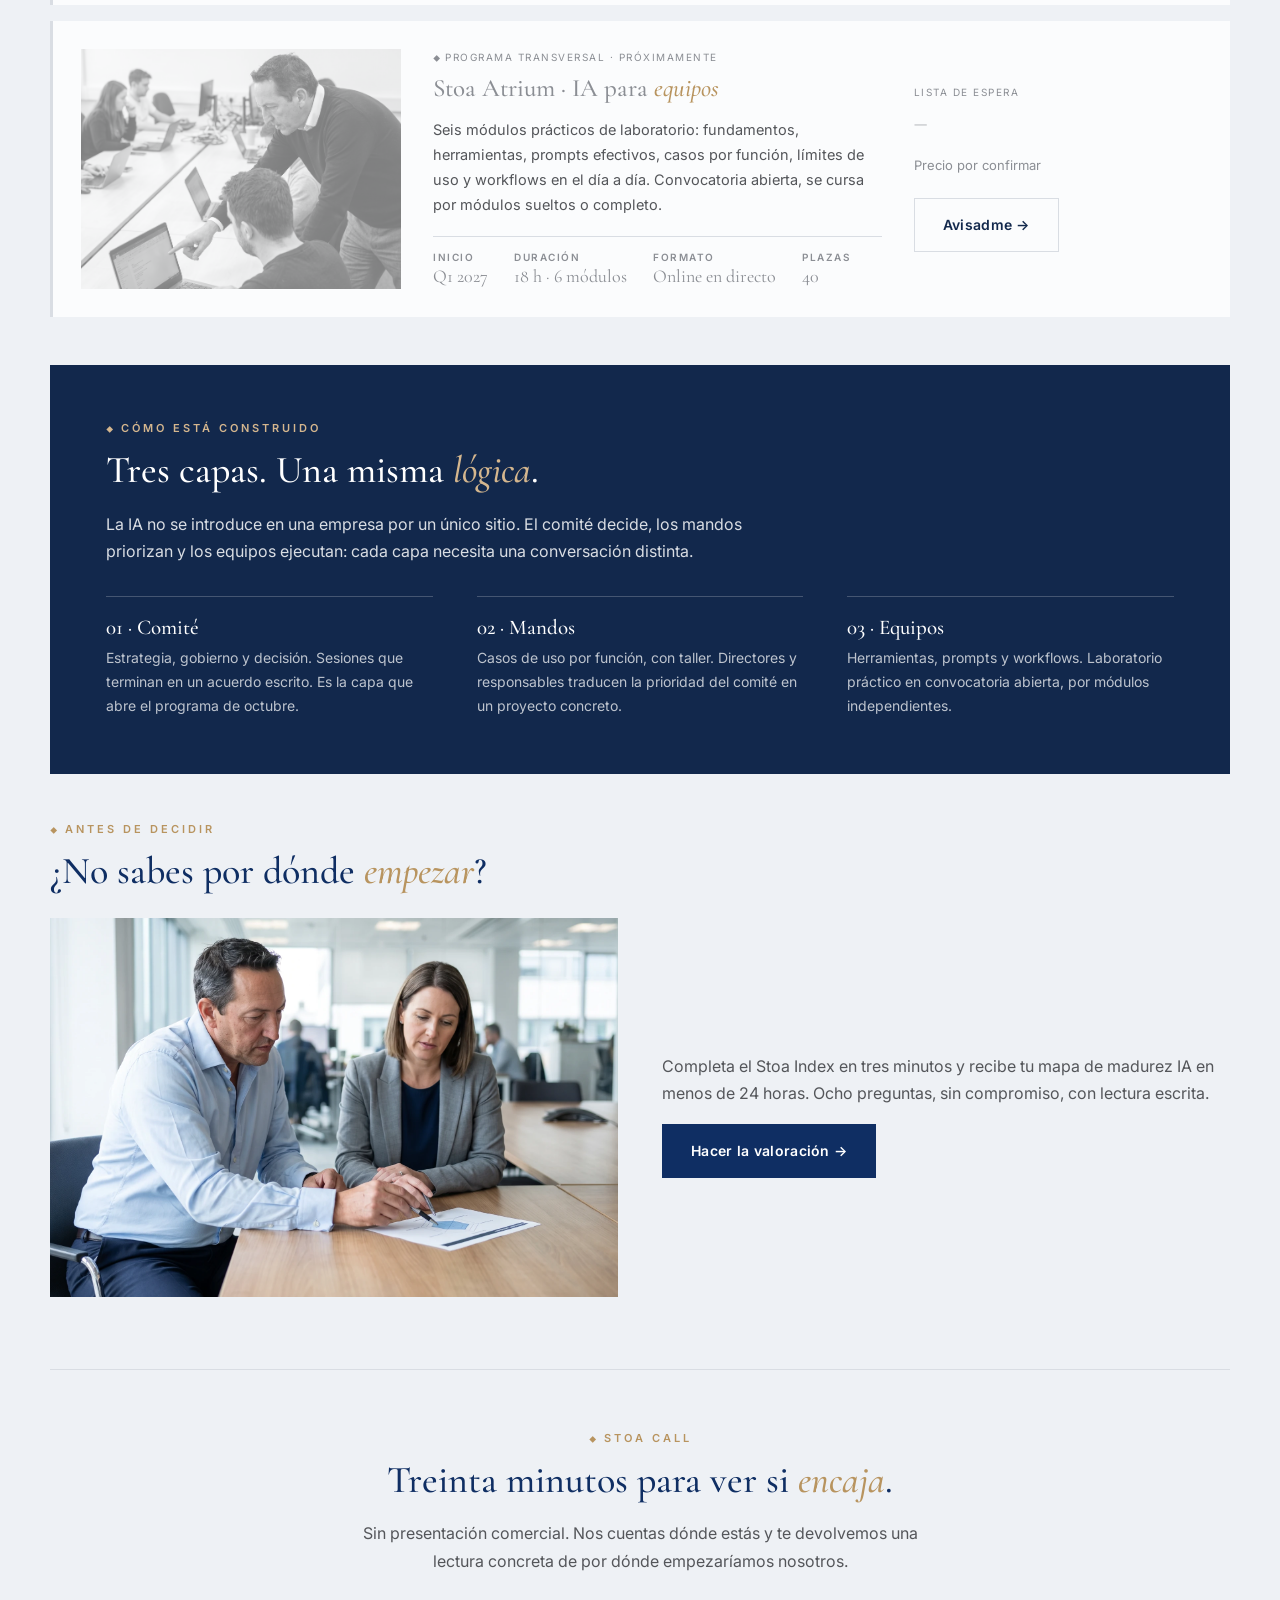
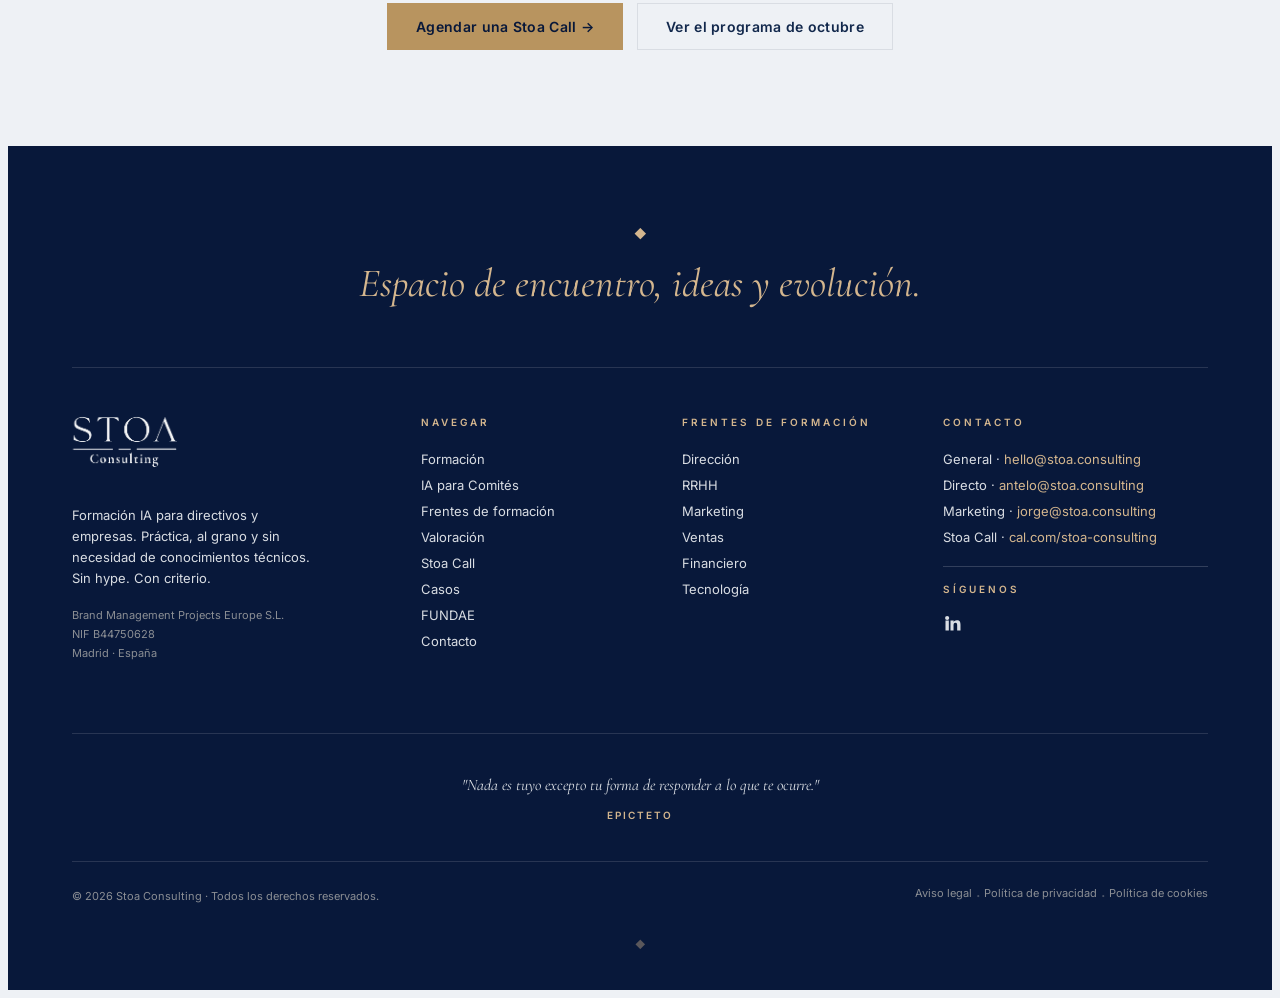
<file: programas.html>
<!DOCTYPE html>
<html lang="es">
<head>
<meta charset="UTF-8">
<meta name="viewport" content="width=device-width, initial-scale=1.0">
<title>Formación · Programas de IA para directivos · Stoa Consulting</title>
<meta name="description" content="Programas de formación en inteligencia artificial para comités de dirección, mandos y equipos. Convocatorias abiertas 2026.">
<meta name="theme-color" content="#08183A">
<link rel="canonical" href="https://www.stoa.consulting/programas.html">
<link rel="icon" href="data:image/svg+xml,%3Csvg xmlns='http://www.w3.org/2000/svg' viewBox='0 0 32 32'%3E%3Crect width='32' height='32' fill='%2308183A'/%3E%3Ctext x='16' y='23' font-size='18' fill='%23D4B68E' text-anchor='middle' font-family='serif'%3E%E2%97%86%3C/text%3E%3C/svg%3E">
<meta property="og:type" content="website">
<meta property="og:locale" content="es_ES">
<meta property="og:title" content="Formación · Programas de IA para directivos · Stoa Consulting">
<meta property="og:description" content="Programas de formación en inteligencia artificial para comités de dirección, mandos y equipos. Convocatorias abiertas 2026.">
<meta property="og:url" content="https://www.stoa.consulting/programas.html">
<link rel="preconnect" href="https://fonts.googleapis.com">
<link rel="preconnect" href="https://fonts.gstatic.com" crossorigin>
<link href="https://fonts.googleapis.com/css2?family=Cormorant+Garamond:ital,wght@0,300;0,400;0,500;0,600;1,400;1,500;1,600&family=Inter:wght@300;400;500;600;700&display=swap" rel="stylesheet">
<link rel="stylesheet" href="assets/stoa.css?v=20260728">
</head>
<body class="page">

<!-- ===== HEADER GLOBAL ===== -->
<header class="site-header">
  <a href="index.html" class="brand" aria-label="Stoa Consulting · Inicio">
    <img src="assets/stoa_logo.svg" class="brand-logo" alt="Stoa Consulting · Formación IA para Directivos y Empresas">
  </a>
  <nav class="site-nav" aria-label="Navegación principal">
    <a href="programas.html" class="nav-link active">Formación</a>
    <div class="nav-item">
      <a href="index.html#departamentos" class="nav-link">Frentes</a>
      <div class="nav-dropdown">
        <a href="index.html#dept-direccion">Dirección</a>
        <a href="index.html#dept-rrhh">RRHH</a>
        <a href="index.html#dept-marketing">Marketing</a>
        <a href="index.html#dept-ventas">Ventas</a>
        <a href="index.html#dept-finanzas">Financiero</a>
        <a href="index.html#dept-tecnologia">Tecnología</a>
      </div>
    </div>
    <a href="index.html#valoracion" class="nav-link">Valoración</a>
    <a href="fundae.html" class="nav-link">FUNDAE</a>
    <a href="casos.html" class="nav-link">Casos</a>
    <a href="contacto.html" class="nav-link">Contacto</a>
    <a href="https://www.jmantelo.es" class="nav-link nav-me" target="_blank" rel="noopener" title="Jose Manuel Antelo - jmantelo.es">ME</a>
  </nav>
  <div class="header-right">
    <span class="lang">ES</span>
    <a href="https://cal.com/stoa-consulting-1e59mq/30min" class="header-cta" target="_blank" rel="noopener">Stoa Call →</a>
    <button class="hamburger" aria-label="Abrir menú"><span></span><span></span><span></span></button>
  </div>
</header>

<!-- ===== DRAWER MÓVIL ===== -->
<div class="drawer-overlay"></div>
<aside class="drawer" aria-label="Menú móvil">
  <button class="drawer-close" aria-label="Cerrar menú">&times;</button>
  <a href="programas.html">Formación</a>
  <a href="index.html#valoracion">Valoración</a>
  <a href="fundae.html">FUNDAE</a>
  <a href="casos.html">Casos</a>
  <a href="contacto.html">Contacto</a>
  <a href="https://www.jmantelo.es" target="_blank" rel="noopener" title="Jose Manuel Antelo - jmantelo.es">ME</a>
  <div class="drawer-section">Frentes de formación</div>
  <a href="index.html#dept-direccion">Dirección</a>
  <a href="index.html#dept-rrhh">RRHH</a>
  <a href="index.html#dept-marketing">Marketing</a>
  <a href="index.html#dept-ventas">Ventas</a>
  <a href="index.html#dept-finanzas">Financiero</a>
  <a href="index.html#dept-tecnologia">Tecnología</a>
  <a href="https://cal.com/stoa-consulting-1e59mq/30min" class="drawer-cta" target="_blank" rel="noopener">Agendar Stoa Call →</a>
</aside>

<section class="page-hero con-foto" style="background-image:url('assets/escenas/prog_networking.webp')">
  <span class="eyebrow">Formación ejecutiva</span>
  <h1>Programas que terminan en una <em>decisión.</em></h1>
  <p class="hero-lede">Formación en inteligencia artificial para quien tiene responsabilidad sobre una compañía o un área. Sin hype, sin futurología y sin vender licencias de nadie.</p>
  <div class="hero-acciones">
    <a href="#catalogo" class="btn btn-bronze">Ver convocatorias abiertas →</a>
    <a href="index.html#valoracion" class="btn btn-ghost-light">Hacer la valoración</a>
  </div>
</section>

<div class="page-body wide" id="catalogo">

  <span class="section-eyebrow">Catálogo 2026</span>
  <h2 style="margin-top:0">Convocatorias <em>abiertas</em>.</h2>
  <p style="margin-bottom:40px">Todos los programas son de <strong>convocatoria abierta</strong>: grupos mixtos de directivos de distintas empresas y sectores. Calendario fijo y aforo limitado, porque la discusión entre pares es parte del método.</p>

  <article class="prog">
    <img class="prog-img" src="assets/escenas/prog_hero_comite.webp?v=20260729" alt="Sesión de comité de dirección">
    <div>
      <div class="prog-tag">Programa ejecutivo · Edición III</div>
      <h3>IA para Comités de <em>Dirección</em></h3>
      <p class="prog-desc">Cuatro sesiones, cuatro decisiones firmadas. Diagnóstico de madurez Stoa Index, mapa de casos de uso por departamento, marco de gobierno alineado con el AI Act y tu plan de doce meses redactado en sala.</p>
      <div class="prog-meta">
        <div><b>Inicio</b><span>1 oct 2026</span></div>
        <div><b>Duración</b><span>8 h · 4 sesiones</span></div>
        <div><b>Formato</b><span>Online en directo</span></div>
        <div><b>Plazas</b><span>25</span></div>
      </div>
    </div>
    <div>
      <span class="prog-estado js-estado">◆ Inscripción abierta</span>
      <p class="prog-precio"><span class="js-precio">1.690</span><sup>€</sup></p>
      <p style="font-size:13px;color:var(--gris-medio);margin:8px 0 0">Por participante · IVA no incluido<br><span class="js-subnota">Sube a 1.775 € el 12 de agosto</span></p>
      <p style="margin-top:22px;margin-bottom:0"><a href="programa-ia-comites.html" class="btn btn-primary">Ver programa →</a></p>
    </div>
  </article>

  <article class="prog espera">
    <img class="prog-img" src="assets/escenas/prog_taller.webp" alt="Taller funcional con responsables de área">
    <div>
      <div class="prog-tag">Programa funcional · Próximamente</div>
      <h3>Stoa Track · IA por <em>función</em></h3>
      <p class="prog-desc">Cuatro itinerarios abiertos —Riesgos, Operaciones, RRHH y Comercial— para directores y responsables de área que tienen que llevar los casos priorizados del comité a su día a día. Eliges tu itinerario al inscribirte.</p>
      <div class="prog-meta">
        <div><b>Inicio</b><span>Q1 2027</span></div>
        <div><b>Duración</b><span>8 h · 4 sesiones</span></div>
        <div><b>Formato</b><span>Online en directo</span></div>
        <div><b>Plazas</b><span>25</span></div>
      </div>
    </div>
    <div>
      <span class="prog-estado">Lista de espera</span>
      <p class="prog-precio">—</p>
      <p style="font-size:13px;color:var(--gris-medio);margin:8px 0 0">Precio por confirmar</p>
      <p style="margin-top:22px;margin-bottom:0"><a href="contacto.html?interes=stoa-track" class="btn btn-ghost">Avisadme →</a></p>
    </div>
  </article>

  <article class="prog espera">
    <img class="prog-img" src="assets/escenas/svc_atrium.webp" alt="Laboratorio práctico con equipos">
    <div>
      <div class="prog-tag">Programa transversal · Próximamente</div>
      <h3>Stoa Atrium · IA para <em>equipos</em></h3>
      <p class="prog-desc">Seis módulos prácticos de laboratorio: fundamentos, herramientas, prompts efectivos, casos por función, límites de uso y workflows en el día a día. Convocatoria abierta, se cursa por módulos sueltos o completo.</p>
      <div class="prog-meta">
        <div><b>Inicio</b><span>Q1 2027</span></div>
        <div><b>Duración</b><span>18 h · 6 módulos</span></div>
        <div><b>Formato</b><span>Online en directo</span></div>
        <div><b>Plazas</b><span>40</span></div>
      </div>
    </div>
    <div>
      <span class="prog-estado">Lista de espera</span>
      <p class="prog-precio">—</p>
      <p style="font-size:13px;color:var(--gris-medio);margin:8px 0 0">Precio por confirmar</p>
      <p style="margin-top:22px;margin-bottom:0"><a href="contacto.html?interes=stoa-atrium" class="btn btn-ghost">Avisadme →</a></p>
    </div>
  </article>

  <div class="franja-oscura">
    <span class="section-eyebrow">Cómo está construido</span>
    <h2>Tres capas. Una misma <em>lógica</em>.</h2>
    <p style="max-width:70ch">La IA no se introduce en una empresa por un único sitio. El comité decide, los mandos priorizan y los equipos ejecutan: cada capa necesita una conversación distinta.</p>
    <div class="perfiles" style="grid-template-columns:repeat(3,1fr)">
      <div class="perfil"><h4>01 · Comité</h4><p>Estrategia, gobierno y decisión. Sesiones que terminan en un acuerdo escrito. Es la capa que abre el programa de octubre.</p></div>
      <div class="perfil"><h4>02 · Mandos</h4><p>Casos de uso por función, con taller. Directores y responsables traducen la prioridad del comité en un proyecto concreto.</p></div>
      <div class="perfil"><h4>03 · Equipos</h4><p>Herramientas, prompts y workflows. Laboratorio práctico en convocatoria abierta, por módulos independientes.</p></div>
    </div>
  </div>

  <span class="section-eyebrow">Antes de decidir</span>
  <h2 style="margin-top:0">¿No sabes por dónde <em>empezar</em>?</h2>
  <div class="docente" style="grid-template-columns:1fr 1fr;align-items:center;margin-top:24px">
    <img src="assets/escenas/svc_index.webp" alt="Revisión del informe Stoa Index" style="filter:none;aspect-ratio:3/2;object-fit:cover">
    <div>
      <p>Completa el Stoa Index en tres minutos y recibe tu mapa de madurez IA en menos de 24 horas. Ocho preguntas, sin compromiso, con lectura escrita.</p>
      <p style="margin-bottom:0"><a href="index.html#valoracion" class="btn btn-primary">Hacer la valoración →</a></p>
    </div>
  </div>

  <div style="text-align:center;margin-top:72px;padding-top:56px;border-top:1px solid var(--gris-claro)">
    <span class="section-eyebrow" style="display:inline-block">Stoa Call</span>
    <h2 style="margin-top:0">Treinta minutos para ver si <em>encaja</em>.</h2>
    <p style="max-width:58ch;margin:0 auto 28px">Sin presentación comercial. Nos cuentas dónde estás y te devolvemos una lectura concreta de por dónde empezaríamos nosotros.</p>
    <div style="display:flex;gap:14px;justify-content:center;flex-wrap:wrap">
      <a href="https://cal.com/stoa-consulting-1e59mq/30min" class="btn btn-bronze" target="_blank" rel="noopener">Agendar una Stoa Call →</a>
      <a href="programa-ia-comites.html" class="btn btn-ghost">Ver el programa de octubre</a>
    </div>
  </div>

</div>

<!-- ===== FOOTER GLOBAL ===== -->
<footer class="site-footer">
  <div class="footer-statement">
    <span class="diamond">◆</span>
    <em>Espacio de encuentro, ideas y evolución.</em>
  </div>
  <div class="footer-grid">
    <div class="footer-col">
      <img src="assets/stoa_logo.svg" class="footer-logo" alt="Stoa Consulting">
      <p class="footer-desc">Formación IA para directivos y empresas. Práctica, al grano y sin necesidad de conocimientos técnicos. Sin hype. Con criterio.</p>
      <p class="footer-address">Brand Management Projects Europe S.L.<br>NIF B44750628<br>Madrid · España</p>
    </div>
    <div class="footer-col">
      <span class="eyebrow">Navegar</span>
      <a href="programas.html">Formación</a>
      <a href="programa-ia-comites.html">IA para Comités</a>
      <a href="index.html#departamentos">Frentes de formación</a>
      <a href="index.html#valoracion">Valoración</a>
      <a href="https://cal.com/stoa-consulting-1e59mq/30min" target="_blank" rel="noopener">Stoa Call</a>
      <a href="casos.html">Casos</a>
      <a href="fundae.html">FUNDAE</a>
      <a href="contacto.html">Contacto</a>
    </div>
    <div class="footer-col">
      <span class="eyebrow">Frentes de formación</span>
      <a href="index.html#dept-direccion">Dirección</a>
      <a href="index.html#dept-rrhh">RRHH</a>
      <a href="index.html#dept-marketing">Marketing</a>
      <a href="index.html#dept-ventas">Ventas</a>
      <a href="index.html#dept-finanzas">Financiero</a>
      <a href="index.html#dept-tecnologia">Tecnología</a>
    </div>
    <div class="footer-col">
      <span class="eyebrow">Contacto</span>
      <div class="footer-contact-line">General · <a href="mailto:hello@stoa.consulting">hello@stoa.consulting</a></div>
      <div class="footer-contact-line">Directo · <a href="mailto:antelo@stoa.consulting">antelo@stoa.consulting</a></div>
      <div class="footer-contact-line">Marketing · <a href="mailto:jorge@stoa.consulting">jorge@stoa.consulting</a></div>
      <div class="footer-contact-line">Stoa Call · <a href="https://cal.com/stoa-consulting-1e59mq/30min" target="_blank" rel="noopener">cal.com/stoa-consulting</a></div>
      <div class="footer-sep"></div>
      <span class="eyebrow">Síguenos</span>
      <div class="footer-social">
        <a href="https://www.linkedin.com/in/jmantelo" target="_blank" rel="noopener" aria-label="LinkedIn">
          <svg viewBox="0 0 24 24"><path d="M4.98 3.5a2.5 2.5 0 1 1 0 5 2.5 2.5 0 0 1 0-5zM3 9h4v12H3zM9 9h3.8v1.7h.05c.53-1 1.83-2.05 3.76-2.05C20.4 8.65 21 11 21 14.1V21h-4v-6.1c0-1.45-.03-3.32-2.02-3.32-2.02 0-2.33 1.58-2.33 3.21V21H9z"/></svg>
        </a>
      </div>
    </div>
  </div>
  <div class="footer-quote">
    <em>"Nada es tuyo excepto tu forma de responder a lo que te ocurre."</em>
    <span class="author">Epicteto</span>
  </div>
  <div class="footer-legal">
    <span class="copy">© 2026 Stoa Consulting · Todos los derechos reservados.</span>
    <span class="links">
      <a href="aviso-legal.html">Aviso legal</a><span class="dot">·</span>
      <a href="privacidad.html">Política de privacidad</a><span class="dot">·</span>
      <a href="cookies.html">Política de cookies</a>
    </span>
  </div>
  <div class="footer-seal">◆</div>
</footer>

<!-- ===== BANNER COOKIES ===== -->
<div class="cookie-banner" role="dialog" aria-label="Aviso de cookies">
  <p class="cookie-text"><strong>Usamos cookies con criterio.</strong> Solo las imprescindibles para que el sitio funcione y, si lo aceptas, analítica anónima para mejorar la experiencia. Consulta nuestra <a href="cookies.html">política de cookies</a>.</p>
  <div class="cookie-actions">
    <button class="btn btn-ghost" data-cookie="reject">Solo esenciales</button>
    <button class="btn btn-primary" data-cookie="accept">Aceptar</button>
  </div>
</div>

<script src="assets/stoa.js?v=20260728"></script>

<script>
(function(){
  var TRAMOS=[{n:1,desde:'2026-07-28',hasta:'2026-08-11',precio:1690},
              {n:2,desde:'2026-08-12',hasta:'2026-08-26',precio:1775},
              {n:3,desde:'2026-08-27',hasta:'2026-09-10',precio:1860},
              {n:4,desde:'2026-09-11',hasta:'2026-09-24',precio:1950}];
  var MESES=['enero','febrero','marzo','abril','mayo','junio','julio','agosto','septiembre','octubre','noviembre','diciembre'];
  function dia(iso){var p=iso.split('-');return new Date(+p[0],+p[1]-1,+p[2]);}
  function larga(iso){var d=dia(iso);return d.getDate()+' de '+MESES[d.getMonth()];}
  function euros(n){return String(n).replace(/\B(?=(\d{3})+(?!\d))/g,'.');}
  function set(s,t){document.querySelectorAll(s).forEach(function(e){e.textContent=t;});}
  var hoy=new Date();hoy.setHours(0,0,0,0);var a=null;
  for(var i=0;i<TRAMOS.length;i++){if(hoy<=dia(TRAMOS[i].hasta)){a=TRAMOS[i];break;}}
  if(!a){set('.js-precio','—');set('.js-estado','Inscripción cerrada');set('.js-subnota','Convocatoria completa');return;}
  set('.js-precio',euros(a.precio));
  var s=TRAMOS[a.n]||null;
  set('.js-subnota', s ? 'Sube a '+euros(s.precio)+' € el '+larga(s.desde)
                       : 'Último tramo · cierre el '+larga(a.hasta));
})();
</script>
</body>
</html>
</file>
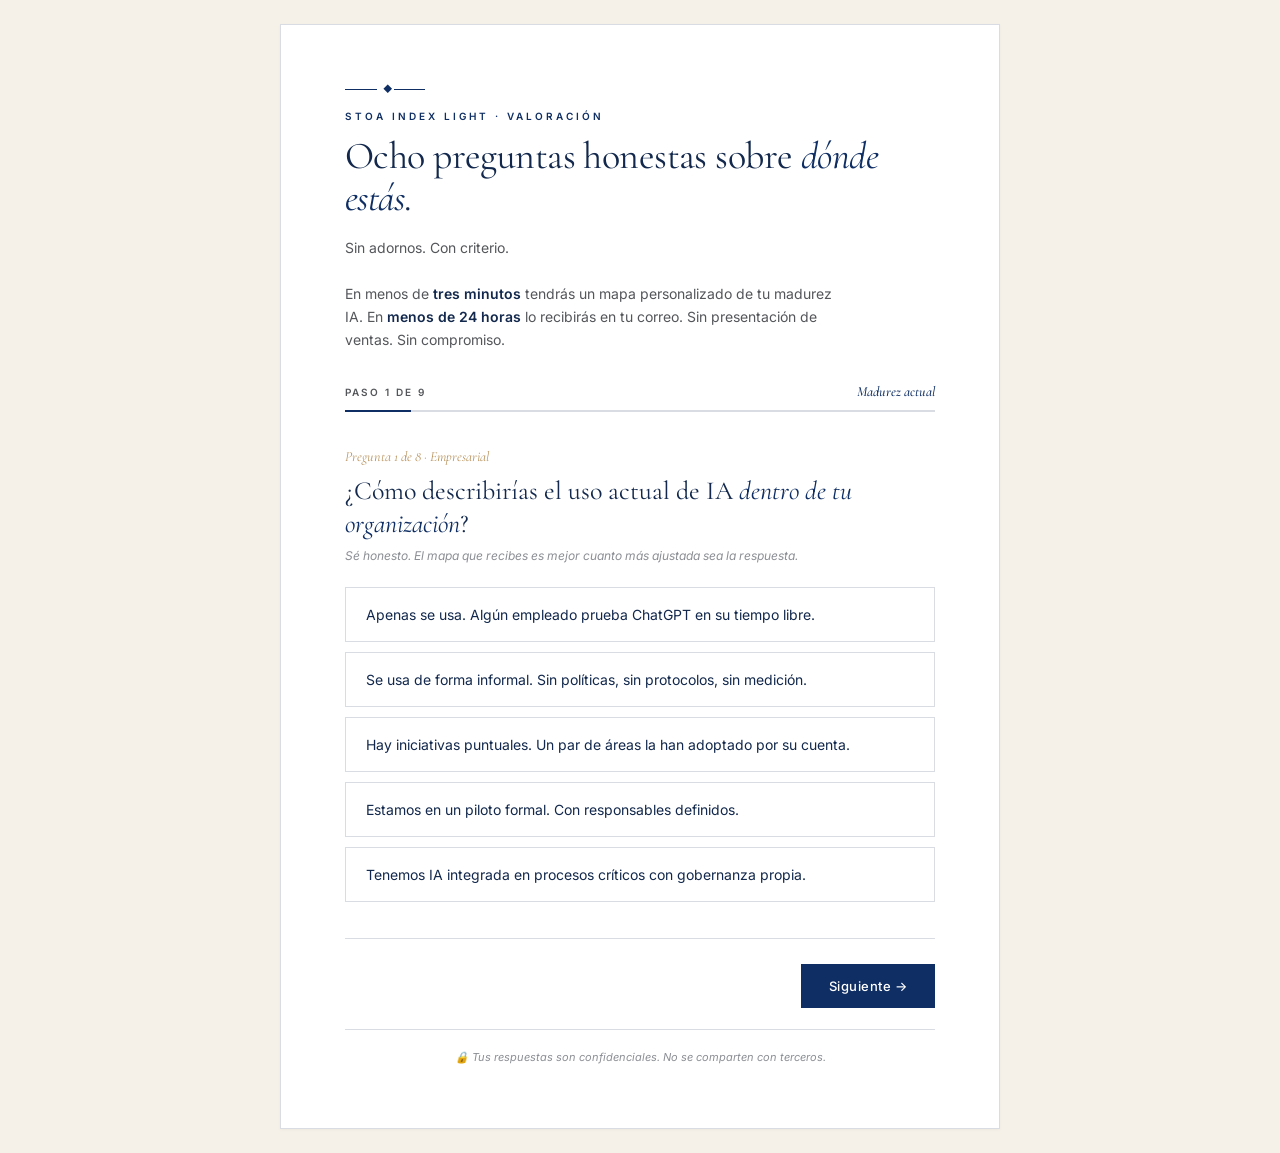
<file: valoracion.html>
<!DOCTYPE html>
<html lang="es">
<head>
<meta charset="UTF-8">
<meta name="viewport" content="width=device-width, initial-scale=1.0">
<title>Valoración Stoa · Tu madurez IA en 8 preguntas</title>
<meta name="description" content="Valoración Stoa Index Light · 8 preguntas · 3 minutos · mapa personalizado en 24h.">
<link rel="preconnect" href="https://fonts.googleapis.com">
<link rel="preconnect" href="https://fonts.gstatic.com" crossorigin>
<link href="https://fonts.googleapis.com/css2?family=Cormorant+Garamond:ital,wght@0,400;0,500;1,400;1,500&family=Inter:wght@300;400;500;600;700&display=swap" rel="stylesheet">
<style>
:root {
  --azul-stoa: #0F2E63;
  --azul-profundo: #12284C;
  --azul-noche: #08183A;
  --crema: #F5F1E8;
  --bronze: #B8945F;
  --bronze-light: #D4B68E;
  --gris-antracita: #54565A;
  --gris-medio: #8B8E94;
  --gris-claro: #D9DDE3;
  --gris-niebla: #EEF1F5;
  --blanco: #FFFFFF;
  --ok: #2D7A5F;
  --bad: #A8332A;
  --serif: 'Cormorant Garamond', Georgia, serif;
  --sans: 'Inter', -apple-system, 'Segoe UI', sans-serif;
}
* { margin: 0; padding: 0; box-sizing: border-box; }
body {
  font-family: var(--sans);
  background: var(--crema);
  color: var(--azul-profundo);
  min-height: 100vh;
  display: flex;
  align-items: center;
  justify-content: center;
  padding: 24px;
  -webkit-font-smoothing: antialiased;
}

/* CONTAINER */
.form-wrapper {
  width: 100%;
  max-width: 720px;
  background: var(--blanco);
  border: 1px solid var(--gris-claro);
  padding: clamp(32px, 5vw, 64px);
  position: relative;
  box-shadow: 0 1px 3px rgba(0,0,0,0.04);
}

/* FILIGRANA */
.filigree {
  width: 80px;
  height: 1px;
  background: linear-gradient(90deg, var(--azul-stoa) 0 32px, transparent 32px 48px, var(--azul-stoa) 48px 80px);
  position: relative;
  margin-bottom: 20px;
}
.filigree::before {
  content: '◆';
  position: absolute;
  top: -6px;
  left: 36px;
  font-size: 9px;
  color: var(--azul-stoa);
  background: var(--blanco);
  padding: 0 2px;
}

/* HEADER */
.eyebrow {
  font-family: var(--sans);
  font-size: 10px;
  letter-spacing: 3px;
  text-transform: uppercase;
  color: var(--azul-stoa);
  font-weight: 600;
  margin-bottom: 14px;
}
.form-title {
  font-family: var(--serif);
  font-size: clamp(28px, 4vw, 38px);
  font-weight: 400;
  line-height: 1.1;
  letter-spacing: -0.015em;
  margin-bottom: 16px;
}
.form-title em {
  font-style: italic;
  color: var(--azul-stoa);
}
.form-intro {
  font-size: 14px;
  line-height: 1.65;
  color: var(--gris-antracita);
  margin-bottom: 32px;
  max-width: 56ch;
}
.form-intro strong {
  color: var(--azul-profundo);
  font-weight: 600;
}

/* PROGRESS */
.progress-container { margin-bottom: 36px; }
.progress-label {
  font-size: 10px;
  letter-spacing: 2px;
  text-transform: uppercase;
  color: var(--gris-antracita);
  font-weight: 600;
  margin-bottom: 10px;
  display: flex;
  justify-content: space-between;
  align-items: center;
}
.progress-label em { font-style: italic; color: var(--azul-stoa); font-weight: 500; text-transform: none; letter-spacing: 0; font-family: var(--serif); font-size: 14px; }
.progress-bar {
  width: 100%;
  height: 2px;
  background: var(--gris-claro);
  position: relative;
}
.progress-fill {
  height: 100%;
  background: var(--azul-stoa);
  transition: width 0.5s cubic-bezier(0.65, 0, 0.35, 1);
  width: 11%;
}

/* QUESTIONS */
.question {
  display: none;
}
.question.active { display: block; animation: fadeIn 0.4s ease; }
@keyframes fadeIn { from { opacity: 0; transform: translateY(8px); } to { opacity: 1; transform: translateY(0); } }
.question-num {
  font-family: var(--serif);
  font-style: italic;
  font-size: 14px;
  color: var(--bronze);
  margin-bottom: 10px;
}
.question-text {
  font-family: var(--serif);
  font-size: clamp(20px, 2.5vw, 26px);
  font-weight: 400;
  line-height: 1.25;
  color: var(--azul-profundo);
  margin-bottom: 8px;
}
.question-text em { font-style: italic; color: var(--azul-stoa); }
.question-hint {
  font-size: 12px;
  color: var(--gris-medio);
  font-style: italic;
  margin-bottom: 24px;
}

/* OPTIONS */
.options { list-style: none; }
.option {
  display: block;
  margin-bottom: 10px;
}
.option input[type="radio"], .option input[type="checkbox"] {
  position: absolute;
  opacity: 0;
  pointer-events: none;
}
.option label {
  display: block;
  padding: 16px 20px;
  border: 1px solid var(--gris-claro);
  background: var(--blanco);
  cursor: pointer;
  transition: all 0.2s ease;
  font-size: 14px;
  line-height: 1.5;
  color: var(--azul-profundo);
}
.option label:hover {
  border-color: var(--azul-stoa);
  background: var(--gris-niebla);
}
.option input[type="radio"]:checked + label,
.option input[type="checkbox"]:checked + label {
  border-color: var(--azul-stoa);
  background: var(--azul-stoa);
  color: var(--blanco);
}

/* TEXT INPUTS */
.text-field { margin-bottom: 14px; }
.text-field label {
  display: block;
  font-size: 10px;
  letter-spacing: 2px;
  text-transform: uppercase;
  color: var(--gris-antracita);
  font-weight: 600;
  margin-bottom: 6px;
}
.text-field input, .text-field select {
  width: 100%;
  padding: 14px 16px;
  border: 1px solid var(--gris-claro);
  background: var(--blanco);
  font-family: var(--sans);
  font-size: 14px;
  color: var(--azul-profundo);
  transition: border-color 0.2s;
}
.text-field input:focus, .text-field select:focus {
  outline: none;
  border-color: var(--azul-stoa);
}
.text-field .field-grid {
  display: grid;
  grid-template-columns: 1fr 1fr;
  gap: 14px;
}

/* TRANSITION TEXT */
.transition-block {
  background: var(--gris-niebla);
  padding: 18px 22px;
  border-left: 3px solid var(--bronze);
  font-family: var(--serif);
  font-style: italic;
  font-size: 16px;
  color: var(--azul-profundo);
  margin-bottom: 24px;
  line-height: 1.5;
}

/* NAVIGATION */
.nav-buttons {
  display: flex;
  justify-content: space-between;
  align-items: center;
  margin-top: 36px;
  padding-top: 24px;
  border-top: 1px solid var(--gris-claro);
  flex-wrap: wrap;
  gap: 12px;
}
.btn {
  padding: 14px 28px;
  font-family: var(--sans);
  font-size: 13px;
  font-weight: 500;
  letter-spacing: 0.5px;
  cursor: pointer;
  border: none;
  transition: all 0.2s;
}
.btn-primary {
  background: var(--azul-stoa);
  color: var(--blanco);
}
.btn-primary:hover {
  background: var(--azul-profundo);
}
.btn-primary:disabled {
  opacity: 0.4;
  cursor: not-allowed;
}
.btn-ghost {
  background: transparent;
  color: var(--gris-antracita);
  border: 1px solid var(--gris-claro);
}
.btn-ghost:hover {
  border-color: var(--azul-stoa);
  color: var(--azul-stoa);
}

/* CONFIDENCE FOOTER */
.confidence {
  margin-top: 20px;
  padding-top: 20px;
  border-top: 1px solid var(--gris-claro);
  font-size: 11px;
  color: var(--gris-medio);
  font-style: italic;
  text-align: center;
}

/* SUCCESS SCREEN */
.success-screen {
  display: none;
  text-align: center;
  padding: 40px 0;
}
.success-screen.visible { display: block; animation: fadeIn 0.6s ease; }
.success-icon {
  font-family: var(--serif);
  font-size: 56px;
  font-weight: 300;
  color: var(--azul-stoa);
  margin-bottom: 20px;
}
.success-title {
  font-family: var(--serif);
  font-size: clamp(28px, 4vw, 42px);
  font-weight: 400;
  line-height: 1.1;
  margin-bottom: 16px;
  color: var(--azul-profundo);
}
.success-title em {
  font-style: italic;
  color: var(--azul-stoa);
}
.success-text {
  font-size: 14px;
  line-height: 1.7;
  color: var(--gris-antracita);
  max-width: 50ch;
  margin: 0 auto 28px;
}

/* LOADING */
.loading {
  display: none;
  text-align: center;
  padding: 40px 0;
}
.loading.visible { display: block; }
.loading-spinner {
  display: inline-block;
  width: 40px;
  height: 40px;
  border: 2px solid var(--gris-claro);
  border-top-color: var(--azul-stoa);
  border-radius: 50%;
  animation: spin 0.9s linear infinite;
  margin-bottom: 16px;
}
@keyframes spin { to { transform: rotate(360deg); } }
.loading-text { color: var(--gris-antracita); font-size: 13px; font-style: italic; }

/* ERROR */
.error-msg {
  display: none;
  background: rgba(168,51,42,0.06);
  border-left: 3px solid var(--bad);
  padding: 14px 18px;
  margin-top: 16px;
  font-size: 13px;
  color: var(--bad);
}
.error-msg.visible { display: block; }

@media (max-width: 640px) {
  .form-wrapper { padding: 28px 22px; }
  .text-field .field-grid { grid-template-columns: 1fr; }
  .nav-buttons { flex-direction: column-reverse; align-items: stretch; }
  .btn { width: 100%; }
}
</style>
</head>
<body>

<div class="form-wrapper" id="form-wrapper">

  <!-- HEADER -->
  <div class="filigree"></div>
  <div class="eyebrow">STOA INDEX LIGHT · VALORACIÓN</div>
  <h1 class="form-title">Ocho preguntas honestas sobre <em>dónde estás</em>.</h1>
  <p class="form-intro">
    Sin adornos. Con criterio.
    <br><br>
    En menos de <strong>tres minutos</strong> tendrás un mapa personalizado de tu madurez IA.
    En <strong>menos de 24 horas</strong> lo recibirás en tu correo.
    Sin presentación de ventas. Sin compromiso.
  </p>

  <!-- PROGRESS -->
  <div class="progress-container">
    <div class="progress-label">
      <span id="progress-num">Paso 1 de 9</span>
      <em id="progress-tag">Madurez actual</em>
    </div>
    <div class="progress-bar">
      <div class="progress-fill" id="progress-fill"></div>
    </div>
  </div>

  <!-- FORM -->
  <form id="valoracion-form" onsubmit="return false;">

    <!-- Q1 -->
    <div class="question active" data-step="1" data-tag="Madurez actual">
      <div class="question-num">Pregunta 1 de 8 · Empresarial</div>
      <h2 class="question-text">¿Cómo describirías el uso actual de IA <em>dentro de tu organización</em>?</h2>
      <p class="question-hint">Sé honesto. El mapa que recibes es mejor cuanto más ajustada sea la respuesta.</p>
      <ul class="options">
        <li class="option"><input type="radio" name="q1" value="1" id="q1-1"><label for="q1-1">Apenas se usa. Algún empleado prueba ChatGPT en su tiempo libre.</label></li>
        <li class="option"><input type="radio" name="q1" value="2" id="q1-2"><label for="q1-2">Se usa de forma informal. Sin políticas, sin protocolos, sin medición.</label></li>
        <li class="option"><input type="radio" name="q1" value="3" id="q1-3"><label for="q1-3">Hay iniciativas puntuales. Un par de áreas la han adoptado por su cuenta.</label></li>
        <li class="option"><input type="radio" name="q1" value="4" id="q1-4"><label for="q1-4">Estamos en un piloto formal. Con responsables definidos.</label></li>
        <li class="option"><input type="radio" name="q1" value="5" id="q1-5"><label for="q1-5">Tenemos IA integrada en procesos críticos con gobernanza propia.</label></li>
      </ul>
    </div>

    <!-- Q2 -->
    <div class="question" data-step="2" data-tag="Política institucional">
      <div class="question-num">Pregunta 2 de 8 · Empresarial</div>
      <h2 class="question-text">¿Tu empresa tiene una <em>política formal</em> de uso responsable de IA?</h2>
      <ul class="options">
        <li class="option"><input type="radio" name="q2" value="1" id="q2-1"><label for="q2-1">No. Nadie ha planteado el tema en serio.</label></li>
        <li class="option"><input type="radio" name="q2" value="2" id="q2-2"><label for="q2-2">No. Lo hemos hablado pero no hay nada escrito.</label></li>
        <li class="option"><input type="radio" name="q2" value="3" id="q2-3"><label for="q2-3">Hay un borrador en curso, sin aprobar.</label></li>
        <li class="option"><input type="radio" name="q2" value="4" id="q2-4"><label for="q2-4">Sí, pero no se está aplicando con disciplina.</label></li>
        <li class="option"><input type="radio" name="q2" value="5" id="q2-5"><label for="q2-5">Sí, aprobada por dirección y aplicada con seguimiento.</label></li>
      </ul>
    </div>

    <!-- Q3 -->
    <div class="question" data-step="3" data-tag="Shadow AI">
      <div class="question-num">Pregunta 3 de 8 · Empresarial</div>
      <h2 class="question-text">¿Tienes certeza de que <em>ningún empleado</em> está introduciendo información confidencial de la empresa en herramientas IA gratuitas?</h2>
      <p class="question-hint">Datos de clientes, finanzas, RRHH, contratos…</p>
      <ul class="options">
        <li class="option"><input type="radio" name="q3" value="1" id="q3-1"><label for="q3-1">Estoy seguro de que sí está pasando.</label></li>
        <li class="option"><input type="radio" name="q3" value="2" id="q3-2"><label for="q3-2">Sospecho que sí pasa, pero no lo he confirmado.</label></li>
        <li class="option"><input type="radio" name="q3" value="3" id="q3-3"><label for="q3-3">Probablemente no pasa, pero no tenemos forma de saberlo.</label></li>
        <li class="option"><input type="radio" name="q3" value="4" id="q3-4"><label for="q3-4">Tenemos protocolos que lo limitan, aunque no auditados.</label></li>
        <li class="option"><input type="radio" name="q3" value="5" id="q3-5"><label for="q3-5">Está controlado y auditado.</label></li>
      </ul>
    </div>

    <!-- Q4 -->
    <div class="question" data-step="4" data-tag="Prioridad comité">
      <div class="question-num">Pregunta 4 de 8 · Empresarial</div>
      <h2 class="question-text">¿Cuál es la prioridad estratégica de la IA en tu comité de dirección en los <em>próximos 12 meses</em>?</h2>
      <ul class="options">
        <li class="option"><input type="radio" name="q4" value="1" id="q4-1"><label for="q4-1">No está en la agenda del comité.</label></li>
        <li class="option"><input type="radio" name="q4" value="2" id="q4-2"><label for="q4-2">Está en la agenda pero como tema secundario.</label></li>
        <li class="option"><input type="radio" name="q4" value="3" id="q4-3"><label for="q4-3">Es uno de los 3-5 temas principales.</label></li>
        <li class="option"><input type="radio" name="q4" value="4" id="q4-4"><label for="q4-4">Es el tema número uno este año.</label></li>
        <li class="option"><input type="radio" name="q4" value="5" id="q4-5"><label for="q4-5">Tenemos presupuesto aprobado y un responsable dedicado.</label></li>
      </ul>
    </div>

    <!-- TRANSITION -->
    <div class="question" data-step="5" data-tag="Tú como decisor">
      <div class="transition-block">
        Ahora, tres preguntas sobre ti. El mapa es más útil cuando incluye al decisor.
      </div>

      <div class="question-num">Pregunta 5 de 8 · Personal</div>
      <h2 class="question-text">¿Con qué frecuencia usas herramientas de IA <em>tú personalmente</em> en tu trabajo?</h2>
      <ul class="options">
        <li class="option"><input type="radio" name="q5" value="1" id="q5-1"><label for="q5-1">Nunca o casi nunca.</label></li>
        <li class="option"><input type="radio" name="q5" value="2" id="q5-2"><label for="q5-2">Algunas veces al mes.</label></li>
        <li class="option"><input type="radio" name="q5" value="3" id="q5-3"><label for="q5-3">Algunas veces a la semana.</label></li>
        <li class="option"><input type="radio" name="q5" value="4" id="q5-4"><label for="q5-4">Varias veces al día.</label></li>
        <li class="option"><input type="radio" name="q5" value="5" id="q5-5"><label for="q5-5">Es parte estructural de cómo trabajo.</label></li>
      </ul>
    </div>

    <!-- Q6 -->
    <div class="question" data-step="6" data-tag="Confianza criterio">
      <div class="question-num">Pregunta 6 de 8 · Personal</div>
      <h2 class="question-text">¿Cómo de cómodo te sientes <em>evaluando si una propuesta técnica</em> relacionada con IA tiene sentido o no?</h2>
      <ul class="options">
        <li class="option"><input type="radio" name="q6" value="1" id="q6-1"><label for="q6-1">Muy poco cómodo. Dependo totalmente del CTO o consultores externos.</label></li>
        <li class="option"><input type="radio" name="q6" value="2" id="q6-2"><label for="q6-2">Poco cómodo. Entiendo lo básico pero me pierdo en los detalles.</label></li>
        <li class="option"><input type="radio" name="q6" value="3" id="q6-3"><label for="q6-3">Razonablemente cómodo. Puedo hacer preguntas pertinentes.</label></li>
        <li class="option"><input type="radio" name="q6" value="4" id="q6-4"><label for="q6-4">Cómodo. Puedo desafiar propuestas con criterio.</label></li>
        <li class="option"><input type="radio" name="q6" value="5" id="q6-5"><label for="q6-5">Muy cómodo. Soy yo quien lidera la conversación técnica.</label></li>
      </ul>
    </div>

    <!-- Q7 -->
    <div class="question" data-step="7" data-tag="Preocupación">
      <div class="question-num">Pregunta 7 de 8 · Personal</div>
      <h2 class="question-text">Cuando piensas en IA en tu empresa, <em>¿qué te preocupa más?</em></h2>
      <p class="question-hint">Elige una.</p>
      <ul class="options">
        <li class="option"><input type="radio" name="q7" value="competencia" id="q7-1"><label for="q7-1">Quedarme atrás respecto a la competencia.</label></li>
        <li class="option"><input type="radio" name="q7" value="adaptacion" id="q7-2"><label for="q7-2">Que mi equipo no sepa adaptarse.</label></li>
        <li class="option"><input type="radio" name="q7" value="regulatorio" id="q7-3"><label for="q7-3">Riesgos legales o regulatorios (RGPD, AI Act).</label></li>
        <li class="option"><input type="radio" name="q7" value="inversion" id="q7-4"><label for="q7-4">Gastar mucho dinero sin retorno claro.</label></li>
        <li class="option"><input type="radio" name="q7" value="datos" id="q7-5"><label for="q7-5">Decisiones tomadas con datos sesgados o erróneos.</label></li>
      </ul>
    </div>

    <!-- Q8 -->
    <div class="question" data-step="8" data-tag="Necesidades">
      <div class="question-num">Pregunta 8 de 8 · Personal</div>
      <h2 class="question-text">¿Qué necesitas tú <em>en los próximos 3 meses</em> respecto a IA?</h2>
      <p class="question-hint">Elige hasta 2.</p>
      <ul class="options">
        <li class="option"><input type="checkbox" name="q8" value="entender" id="q8-1"><label for="q8-1">Entender el panorama: qué es realmente IA y qué no.</label></li>
        <li class="option"><input type="checkbox" name="q8" value="herramientas" id="q8-2"><label for="q8-2">Saber qué puede usar mi equipo con tranquilidad y qué no.</label></li>
        <li class="option"><input type="checkbox" name="q8" value="casos" id="q8-3"><label for="q8-3">Identificar 2-3 casos uso concretos en mi área.</label></li>
        <li class="option"><input type="checkbox" name="q8" value="politica" id="q8-4"><label for="q8-4">Definir una política institucional defendible.</label></li>
        <li class="option"><input type="checkbox" name="q8" value="formacion" id="q8-5"><label for="q8-5">Formación práctica para el comité de dirección.</label></li>
        <li class="option"><input type="checkbox" name="q8" value="red" id="q8-6"><label for="q8-6">Conectar con otros decisores en mi situación.</label></li>
      </ul>
    </div>

    <!-- Q9 CONTACT -->
    <div class="question" data-step="9" data-tag="Cierre">
      <div class="question-num">Datos finales · 30 segundos</div>
      <h2 class="question-text">Casi listo. <em>Para enviarte el mapa.</em></h2>
      <p class="question-hint">Toda la información es confidencial. Solo se usa para preparar la llamada.</p>

      <div class="text-field">
        <label for="nombre">Nombre y apellidos</label>
        <input type="text" id="nombre" name="nombre" required placeholder="">
      </div>

      <div class="text-field">
        <label for="empresa">Empresa</label>
        <input type="text" id="empresa" name="empresa" required>
      </div>

      <div class="text-field">
        <div class="field-grid">
          <div>
            <label for="rol">Rol / cargo</label>
            <select id="rol" name="rol" required>
              <option value="">Selecciona…</option>
              <option value="CEO">CEO / Director General</option>
              <option value="COO">Director de Operaciones</option>
              <option value="CTO">Director Tecnología / CIO / CTO</option>
              <option value="CFO">Director Financiero / CFO</option>
              <option value="CHRO">Director RRHH</option>
              <option value="CMO">Director Marketing</option>
              <option value="CSO">Director Comercial</option>
              <option value="Comite">Otro miembro comité</option>
              <option value="Mando">Mando intermedio</option>
              <option value="Otro">Otro</option>
            </select>
          </div>
          <div>
            <label for="tamano">Tamaño empresa</label>
            <select id="tamano" name="tamano" required>
              <option value="">Selecciona…</option>
              <option value="<10">Menos de 10 empleados</option>
              <option value="10-50">10-50 empleados</option>
              <option value="50-250">50-250 empleados</option>
              <option value="250-1000">250-1.000 empleados</option>
              <option value=">1000">Más de 1.000 empleados</option>
            </select>
          </div>
        </div>
      </div>

      <div class="text-field">
        <div class="field-grid">
          <div>
            <label for="sector">Sector</label>
            <select id="sector" name="sector" required>
              <option value="">Selecciona…</option>
              <option value="Educacion">Educación</option>
              <option value="Industria">Industria</option>
              <option value="Legal">Legal</option>
              <option value="Finanzas">Finanzas</option>
              <option value="Marketing">Marketing</option>
              <option value="Operaciones">Operaciones</option>
              <option value="Otro">Otro</option>
            </select>
          </div>
          <div>
            <label for="urgencia">Cuándo quieres hablar</label>
            <select id="urgencia" name="urgencia">
              <option value="">Sin urgencia</option>
              <option value="semana">Esta semana</option>
              <option value="proxima">La próxima semana</option>
              <option value="mes">Este mes</option>
              <option value="sin">Sin prisa, contáctame cuando podáis</option>
            </select>
          </div>
        </div>
      </div>

      <div class="text-field">
        <label for="email">Email corporativo</label>
        <input type="email" id="email" name="email" required>
      </div>

      <div class="error-msg" id="error-msg"></div>
    </div>

    <!-- NAVIGATION -->
    <div class="nav-buttons">
      <button type="button" class="btn btn-ghost" id="btn-prev">← Atrás</button>
      <button type="button" class="btn btn-primary" id="btn-next">Siguiente →</button>
    </div>
  </form>

  <!-- LOADING -->
  <div class="loading" id="loading-screen">
    <div class="loading-spinner"></div>
    <p class="loading-text">Guardando tu valoración…</p>
  </div>

  <!-- SUCCESS -->
  <div class="success-screen" id="success-screen">
    <div class="filigree" style="margin: 0 auto 24px;"></div>
    <div class="success-icon">◆</div>
    <h2 class="success-title">Recibido.<br><em>Tu mapa está en camino.</em></h2>
    <p class="success-text">
      Hemos guardado tu valoración. En las próximas <strong>veinticuatro horas</strong> tendrás en tu correo el mapa completo de tu posición.
      <br><br>
      El siguiente paso, si te parece bien, es una <strong>Stoa Call de treinta minutos</strong>. Sin presentación. Sin vendedor. Solo la conversación que tiene sentido después de leer tu mapa.
    </p>
    <a href="https://cal.com/stoa-consulting-1e59mq/30min" target="_blank" class="btn btn-primary" style="display:inline-block; text-decoration:none;">Agendar mi Stoa Call ahora</a>
  </div>

  <p class="confidence">🔒 Tus respuestas son confidenciales. No se comparten con terceros.</p>

</div>

<script>
// ===== CONFIG =====
// Reemplaza esta URL con la URL del Apps Script Web App tras desplegarlo
const APPS_SCRIPT_URL = 'https://brandandnetwork.app.n8n.cloud/webhook/stoa-valoracion';

// ===== STATE =====
let currentStep = 1;
const totalSteps = 9;
const answers = {};

// ===== ELEMENTS =====
const form = document.getElementById('valoracion-form');
const formWrapper = document.getElementById('form-wrapper');
const progressFill = document.getElementById('progress-fill');
const progressNum = document.getElementById('progress-num');
const progressTag = document.getElementById('progress-tag');
const btnNext = document.getElementById('btn-next');
const btnPrev = document.getElementById('btn-prev');
const errorMsg = document.getElementById('error-msg');
const loadingScreen = document.getElementById('loading-screen');
const successScreen = document.getElementById('success-screen');

// ===== NAVIGATION =====
function showStep(n) {
  document.querySelectorAll('.question').forEach(q => q.classList.remove('active'));
  const step = document.querySelector(`.question[data-step="${n}"]`);
  if (!step) return;
  step.classList.add('active');

  // Update progress
  progressFill.style.width = `${(n / totalSteps) * 100}%`;
  progressNum.textContent = n === 9 ? 'Último paso' : `Paso ${n} de 9`;
  progressTag.textContent = step.dataset.tag;

  // Update buttons
  btnPrev.style.visibility = n === 1 ? 'hidden' : 'visible';
  btnNext.textContent = n === totalSteps ? 'Enviar valoración →' : 'Siguiente →';

  errorMsg.classList.remove('visible');
  window.scrollTo({ top: 0, behavior: 'smooth' });
}

function validateStep(n) {
  const step = document.querySelector(`.question[data-step="${n}"]`);
  if (!step) return false;

  if (n === 8) {
    // Checkbox · al menos 1, máximo 2
    const checked = step.querySelectorAll('input[type="checkbox"]:checked');
    if (checked.length === 0) {
      showError('Elige al menos una opción.');
      return false;
    }
    if (checked.length > 2) {
      showError('Máximo 2 opciones.');
      return false;
    }
    answers.q8 = Array.from(checked).map(c => c.value);
    return true;
  }

  if (n === 9) {
    // Contact fields
    const fields = ['nombre', 'empresa', 'rol', 'tamano', 'sector', 'email'];
    for (const f of fields) {
      const el = document.getElementById(f);
      if (!el.value.trim()) {
        showError('Por favor completa todos los campos requeridos.');
        el.focus();
        return false;
      }
      answers[f] = el.value.trim();
    }
    // Email validation
    const email = answers.email;
    if (!/^[^\s@]+@[^\s@]+\.[^\s@]+$/.test(email)) {
      showError('El email no parece válido.');
      return false;
    }
    answers.urgencia = document.getElementById('urgencia').value || 'sin';
    return true;
  }

  // Radio questions 1-7
  const checked = step.querySelector('input[type="radio"]:checked');
  if (!checked) {
    showError('Elige una opción para continuar.');
    return false;
  }
  answers[`q${n}`] = checked.value;
  return true;
}

function showError(msg) {
  errorMsg.textContent = msg;
  errorMsg.classList.add('visible');
  setTimeout(() => errorMsg.classList.remove('visible'), 4000);
}

// ===== SCORING =====
function calculateScore() {
  const scoreQs = ['q1', 'q2', 'q3', 'q4', 'q5', 'q6'];
  return scoreQs.reduce((acc, q) => acc + parseInt(answers[q] || 0), 0);
}

function getNivel(score) {
  if (score < 13) return { num: '1', label: 'Exploración' };
  if (score < 19) return { num: '2', label: 'Despertar' };
  if (score < 24) return { num: '3', label: 'Adopción inicial' };
  if (score < 28) return { num: '4', label: 'Madurez práctica' };
  return { num: '5', label: 'Excelencia operativa' };
}

// ===== SUBMIT =====
async function submitForm() {
  const score = calculateScore();
  const nivel = getNivel(score);

  const payload = {
    tipo: 'valoracion',
    timestamp: new Date().toISOString(),
    nombre: answers.nombre,
    empresa: answers.empresa,
    rol: answers.rol,
    tamano: answers.tamano,
    sector: answers.sector,
    email: answers.email,
    urgencia: answers.urgencia,
    q1_madurez: answers.q1,
    q2_politica: answers.q2,
    q3_shadow_ai: answers.q3,
    q4_prioridad: answers.q4,
    q5_uso_personal: answers.q5,
    q6_confianza: answers.q6,
    q7_preocupacion: answers.q7,
    q8_necesidades: Array.isArray(answers.q8) ? answers.q8.join(' · ') : answers.q8,
    score_total: score,
    nivel_num: nivel.num,
    nivel_label: nivel.label
  };

  // Hide form, show loading
  form.style.display = 'none';
  loadingScreen.classList.add('visible');

  try {
    const response = await fetch(APPS_SCRIPT_URL, {
      method: 'POST',
      headers: { 'Content-Type': 'application/json' },
      body: JSON.stringify(payload)
    });

    // Con mode: 'no-cors' no podemos leer la respuesta, pero el envío ocurre.
    setTimeout(() => {
      loadingScreen.classList.remove('visible');
      successScreen.classList.add('visible');
    }, 1200);

  } catch (err) {
    console.error('Error al enviar:', err);
    loadingScreen.classList.remove('visible');
    form.style.display = 'block';
    showError('Error al guardar. Inténtalo de nuevo o escríbeme a antelo@stoa.consulting');
  }
}

// ===== EVENT LISTENERS =====
btnNext.addEventListener('click', () => {
  if (!validateStep(currentStep)) return;

  if (currentStep === totalSteps) {
    submitForm();
  } else {
    currentStep++;
    showStep(currentStep);
  }
});

btnPrev.addEventListener('click', () => {
  if (currentStep > 1) {
    currentStep--;
    showStep(currentStep);
  }
});

// Initialize
showStep(1);
</script>

</body>
</html>
</file>
<file: assets/stoa.css>
/* ============================================================
   STOA CONSULTING · Sistema de diseño compartido
   Header global · Footer global · Banner cookies · Páginas internas
   Tipografía: Cormorant Garamond + Inter · Paleta Azul STOA
   ============================================================ */

:root {
  --azul-stoa: #0F2E63;
  --azul-profundo: #12284C;
  --azul-noche: #08183A;
  --crema: #F5F1E8;
  --bronze: #B8945F;
  --bronze-light: #D4B68E;
  --gris-antracita: #54565A;
  --gris-medio: #8B8E94;
  --gris-claro: #D9DDE3;
  --gris-niebla: #EEF1F5;
  --blanco: #FFFFFF;
  --serif: 'Cormorant Garamond', Georgia, serif;
  --sans: 'Inter', -apple-system, 'Segoe UI', sans-serif;
  --header-h: 72px;
}

/* ===================== HEADER GLOBAL ===================== */
.site-header {
  position: fixed;
  top: 0; left: 0; right: 0;
  height: var(--header-h);
  z-index: 1000;
  display: flex;
  align-items: center;
  justify-content: space-between;
  padding: 0 clamp(24px, 5vw, 60px);
  transition: background 0.3s ease, box-shadow 0.3s ease, border-color 0.3s ease;
  border-bottom: 1px solid transparent;
}
/* Modo transparente (sobre escenas oscuras) */
.site-header { background: transparent; }
.site-header .nav-link,
.site-header .lang { color: var(--gris-claro); }
.site-header .brand-logo { filter: brightness(0) invert(1) opacity(0.95); }

/* Modo sólido (scroll > 80px o páginas internas claras) */
.site-header.solid {
  background: var(--blanco);
  border-bottom-color: var(--gris-claro);
  box-shadow: 0 1px 16px rgba(8, 24, 58, 0.04);
}
.site-header.solid .nav-link,
.site-header.solid .lang { color: var(--azul-profundo); }
.site-header.solid .brand-logo { filter: none; }

.site-header.hidden-header {
  transform: translateY(-100%);
  pointer-events: none;
}

/* Marca */
.brand {
  display: inline-flex;
  align-items: center;
  gap: 10px;
  position: relative;
}
.brand-logo {
  height: 38px;
  width: auto;
  display: block;
  transition: opacity 0.25s ease, filter 0.25s ease;
}
.brand:hover .brand-logo { opacity: 0.85; }
.brand::after {
  content: '◆';
  position: absolute;
  bottom: -7px;
  left: 0;
  font-size: 6px;
  color: var(--bronze);
  opacity: 0.5;
}

/* Navegación central */
.site-nav {
  display: flex;
  align-items: center;
  gap: 30px;
}
.nav-link {
  font-family: var(--sans);
  font-size: 12px;
  font-weight: 500;
  letter-spacing: 0.5px;
  text-decoration: none;
  position: relative;
  padding: 6px 0;
  transition: color 0.25s ease;
  background: none;
  border: none;
  cursor: pointer;
}
.nav-link::after {
  content: '';
  position: absolute;
  left: 0; bottom: 0;
  width: 0; height: 1px;
  background: var(--bronze);
  transition: width 0.3s ease;
}
.nav-link:hover::after,
.nav-link.active::after { width: 100%; }
.nav-link.active { color: var(--bronze) !important; }

/* Dropdown Frentes */
.nav-item { position: relative; }
.nav-dropdown {
  position: absolute;
  top: 100%; left: 50%;
  transform: translateX(-50%) translateY(8px);
  background: var(--blanco);
  border: 1px solid var(--gris-claro);
  box-shadow: 0 12px 40px rgba(8, 24, 58, 0.12);
  padding: 14px 0;
  min-width: 190px;
  opacity: 0;
  visibility: hidden;
  transition: opacity 0.25s ease, transform 0.25s ease, visibility 0.25s;
}
.nav-item:hover .nav-dropdown {
  opacity: 1;
  visibility: visible;
  transform: translateX(-50%) translateY(0);
}
.nav-dropdown a {
  display: block;
  padding: 8px 22px;
  font-family: var(--sans);
  font-size: 12.5px;
  color: var(--azul-profundo);
  text-decoration: none;
  letter-spacing: 0.3px;
  transition: background 0.2s ease, color 0.2s ease;
}
.nav-dropdown a:hover { background: var(--gris-niebla); color: var(--azul-stoa); }

/* Zona derecha */
.header-right {
  display: flex;
  align-items: center;
  gap: 22px;
}
.lang {
  font-family: var(--sans);
  font-size: 11px;
  font-weight: 600;
  letter-spacing: 1.5px;
  text-transform: uppercase;
}
.header-cta {
  font-family: var(--sans);
  font-size: 12px;
  font-weight: 600;
  letter-spacing: 0.5px;
  padding: 11px 22px;
  text-decoration: none;
  border-radius: 0;
  transition: transform 0.2s ease, background 0.2s ease, color 0.2s ease;
  white-space: nowrap;
}
.site-header .header-cta {
  background: var(--bronze);
  color: var(--azul-noche);
}
.site-header.solid .header-cta {
  background: var(--azul-stoa);
  color: var(--blanco);
}
.header-cta:hover { transform: translateY(-1px); }

/* Hamburger */
.hamburger {
  display: none;
  flex-direction: column;
  gap: 5px;
  background: none;
  border: none;
  cursor: pointer;
  padding: 6px;
}
.hamburger span {
  display: block;
  width: 24px;
  height: 1.5px;
  background: var(--gris-claro);
  transition: background 0.3s ease;
}
.site-header.solid .hamburger span { background: var(--azul-profundo); }

/* Drawer móvil */
.drawer-overlay {
  position: fixed;
  inset: 0;
  background: rgba(8, 24, 58, 0.5);
  backdrop-filter: blur(2px);
  z-index: 1100;
  opacity: 0;
  visibility: hidden;
  transition: opacity 0.3s ease, visibility 0.3s;
}
.drawer-overlay.open { opacity: 1; visibility: visible; }
.drawer {
  position: fixed;
  top: 0; right: 0;
  height: 100%;
  width: min(80%, 360px);
  background: var(--azul-noche);
  z-index: 1200;
  transform: translateX(100%);
  transition: transform 0.35s cubic-bezier(0.4, 0, 0.2, 1);
  display: flex;
  flex-direction: column;
  padding: 28px clamp(24px, 7vw, 40px);
  overflow-y: auto;
}
.drawer.open { transform: translateX(0); }
.drawer-close {
  align-self: flex-end;
  background: none;
  border: none;
  color: var(--gris-claro);
  font-size: 26px;
  line-height: 1;
  cursor: pointer;
  margin-bottom: 24px;
}
.drawer a {
  display: block;
  font-family: var(--sans);
  font-size: 16px;
  font-weight: 500;
  color: var(--gris-claro);
  text-decoration: none;
  padding: 14px 0;
  border-bottom: 1px solid rgba(217, 221, 227, 0.08);
  transition: color 0.2s ease;
}
.drawer a:hover { color: var(--bronze-light); }
.drawer-section {
  font-family: var(--sans);
  font-size: 10px;
  font-weight: 600;
  letter-spacing: 3px;
  text-transform: uppercase;
  color: var(--bronze-light);
  margin: 24px 0 4px;
}
.drawer-section::before { content: '◆ '; font-size: 7px; }
.drawer .drawer-cta {
  margin-top: auto;
  background: var(--bronze);
  color: var(--azul-noche);
  text-align: center;
  font-weight: 600;
  border-bottom: none;
  padding: 16px;
}

/* ===================== FOOTER GLOBAL ===================== */
.site-footer {
  background: var(--azul-noche);
  color: var(--gris-claro);
  padding: 80px clamp(32px, 5vw, 80px) 40px;
  font-family: var(--sans);
}
.footer-statement {
  text-align: center;
  margin-bottom: 60px;
}
.footer-statement .diamond { color: var(--bronze-light); font-size: 12px; display: block; margin-bottom: 18px; }
.footer-statement em {
  font-family: var(--serif);
  font-style: italic;
  font-size: clamp(28px, 4vw, 40px);
  color: var(--bronze-light);
  line-height: 1.2;
}
.footer-grid {
  display: grid;
  grid-template-columns: 1.4fr 1fr 1fr 1.2fr;
  gap: 40px;
  max-width: 1280px;
  margin: 0 auto;
  border-top: 1px solid rgba(217, 221, 227, 0.15);
  padding-top: 48px;
}
.footer-logo {
  height: 52px;
  width: auto;
  filter: brightness(0) invert(1) opacity(0.95);
  margin-bottom: 20px;
}
.footer-desc {
  font-size: 13px;
  line-height: 1.6;
  max-width: 30ch;
  color: var(--gris-claro);
  margin-bottom: 18px;
}
.footer-address {
  font-size: 11px;
  line-height: 1.7;
  color: var(--gris-medio);
}
.footer-col .eyebrow {
  font-family: var(--sans);
  font-size: 10px;
  font-weight: 600;
  letter-spacing: 3px;
  text-transform: uppercase;
  color: var(--bronze-light);
  margin-bottom: 18px;
  display: block;
}
.footer-col a {
  display: block;
  font-size: 13px;
  color: var(--gris-claro);
  text-decoration: none;
  padding: 5px 0;
  transition: color 0.2s ease;
}
.footer-col a:hover { color: var(--bronze-light); }
.footer-contact-line { font-size: 13px; color: var(--gris-claro); padding: 5px 0; }
.footer-contact-line a { display: inline; padding: 0; color: var(--bronze-light); }
.footer-sep { height: 1px; background: rgba(217, 221, 227, 0.2); margin: 16px 0; }
.footer-social { display: flex; gap: 18px; margin-top: 6px; }
.footer-social a { padding: 0; }
.footer-social svg { width: 20px; height: 20px; fill: var(--gris-claro); transition: fill 0.2s ease; }
.footer-social a:hover svg { fill: var(--bronze-light); }

.footer-quote {
  max-width: 1280px;
  margin: 60px auto 0;
  text-align: center;
  border-top: 1px solid rgba(217, 221, 227, 0.15);
  padding-top: 40px;
}
.footer-quote em {
  font-family: var(--serif);
  font-style: italic;
  font-size: 16px;
  color: var(--gris-claro);
  max-width: 60ch;
  display: inline-block;
}
.footer-quote .author {
  display: block;
  font-size: 10px;
  font-weight: 600;
  letter-spacing: 2px;
  text-transform: uppercase;
  color: var(--bronze-light);
  margin-top: 14px;
}
.footer-legal {
  max-width: 1280px;
  margin: 40px auto 0;
  border-top: 1px solid rgba(217, 221, 227, 0.15);
  padding-top: 24px;
  display: flex;
  justify-content: space-between;
  align-items: center;
  flex-wrap: wrap;
  gap: 12px;
}
.footer-legal .copy { font-size: 11px; color: var(--gris-medio); }
.footer-legal .links { display: flex; flex-wrap: wrap; gap: 6px 4px; }
.footer-legal .links a { font-size: 11px; color: var(--gris-medio); text-decoration: none; transition: color 0.2s ease; }
.footer-legal .links a:hover { color: var(--bronze-light); }
.footer-legal .links .dot { color: var(--gris-medio); opacity: 0.5; }
.footer-seal { text-align: center; color: var(--bronze-light); opacity: 0.4; font-size: 10px; margin-top: 32px; }
/* En la home (scroll-snap), el footer actúa como su propio panel de parada */
.site-footer { scroll-snap-align: start; }

/* ===================== BANNER COOKIES ===================== */
.cookie-banner {
  position: fixed;
  bottom: 0; left: 0; right: 0;
  z-index: 1300;
  background: var(--blanco);
  border-top: 2px solid var(--bronze);
  padding: 20px clamp(20px, 5vw, 60px);
  display: flex;
  align-items: center;
  justify-content: space-between;
  gap: 24px;
  box-shadow: 0 -8px 32px rgba(8, 24, 58, 0.1);
  transform: translateY(110%);
  transition: transform 0.4s cubic-bezier(0.4, 0, 0.2, 1);
  flex-wrap: wrap;
}
.cookie-banner.show { transform: translateY(0); }
.cookie-text {
  font-family: var(--sans);
  font-size: 13px;
  line-height: 1.6;
  color: var(--gris-antracita);
  max-width: 70ch;
}
.cookie-text strong { color: var(--azul-profundo); }
.cookie-text a { color: var(--azul-stoa); }
.cookie-actions { display: flex; gap: 12px; flex-wrap: wrap; }

/* ===================== BOTONES (compartidos) ===================== */
.btn {
  display: inline-block;
  font-family: var(--sans);
  font-size: 14px;
  font-weight: 600;
  letter-spacing: 0.3px;
  padding: 14px 28px;
  text-decoration: none;
  cursor: pointer;
  border: 1px solid transparent;
  transition: transform 0.2s ease, background 0.2s ease, color 0.2s ease, border-color 0.2s ease;
  border-radius: 0;
}
.btn-primary { background: var(--azul-stoa); color: var(--blanco); }
.btn-primary:hover { background: var(--azul-profundo); transform: translateY(-1px); }
.btn-bronze { background: var(--bronze); color: var(--azul-noche); }
.btn-bronze:hover { background: var(--bronze-light); transform: translateY(-1px); }
.btn-ghost { background: transparent; border-color: var(--gris-claro); color: var(--azul-profundo); }
.btn-ghost:hover { border-color: var(--azul-stoa); }
.btn-ghost-light { background: transparent; border-color: rgba(217,221,227,0.4); color: var(--gris-claro); }
.btn-ghost-light:hover { border-color: var(--bronze-light); color: var(--bronze-light); }

/* ===================== PÁGINAS INTERNAS ===================== */
.page { background: var(--gris-niebla); color: var(--azul-profundo); font-family: var(--sans); }
.page-hero {
  background: var(--azul-noche);
  color: var(--blanco);
  padding: calc(var(--header-h) + 72px) clamp(24px, 6vw, 100px) 80px;
  position: relative;
  overflow: hidden;
}
.page-hero .eyebrow {
  font-family: var(--sans);
  font-size: 11px;
  font-weight: 600;
  letter-spacing: 3px;
  text-transform: uppercase;
  color: var(--bronze-light);
  display: inline-block;
  margin-bottom: 20px;
}
.page-hero .eyebrow::before { content: '◆  '; font-size: 7px; }
.page-hero h1 {
  font-family: var(--serif);
  font-size: clamp(36px, 5.5vw, 68px);
  font-weight: 400;
  line-height: 1.05;
  letter-spacing: -0.02em;
  max-width: 18ch;
}
.page-hero h1 em { font-style: italic; color: var(--bronze-light); }
.page-hero .hero-lede {
  font-size: clamp(16px, 1.6vw, 19px);
  line-height: 1.6;
  color: var(--gris-claro);
  max-width: 60ch;
  margin-top: 24px;
}

.page-body {
  max-width: 820px;
  margin: 0 auto;
  padding: 72px clamp(24px, 6vw, 40px) 96px;
}
.page-body.wide { max-width: 1180px; }
.page-body h2 {
  font-family: var(--serif);
  font-size: clamp(26px, 3.4vw, 38px);
  font-weight: 500;
  line-height: 1.15;
  color: var(--azul-stoa);
  margin: 56px 0 18px;
}
.page-body h2:first-child { margin-top: 0; }
.page-body h2 em { font-style: italic; color: var(--bronze); }
.page-body h3 {
  font-family: var(--sans);
  font-size: 17px;
  font-weight: 700;
  color: var(--azul-profundo);
  margin: 32px 0 10px;
}
.page-body p, .page-body li {
  font-size: 16px;
  line-height: 1.72;
  color: var(--gris-antracita);
  margin-bottom: 16px;
}
.page-body ul, .page-body ol { padding-left: 22px; margin-bottom: 16px; }
.page-body li { margin-bottom: 8px; }
.page-body a:not(.btn) { color: var(--azul-stoa); }
.page-body strong { color: var(--azul-profundo); }
.page-body .updated { font-size: 13px; color: var(--gris-medio); font-style: italic; margin-bottom: 40px; }
.page-body .callout {
  background: var(--blanco);
  border-left: 3px solid var(--bronze);
  padding: 22px 26px;
  margin: 28px 0;
  font-size: 14.5px;
  line-height: 1.65;
}
.page-body table { width: 100%; border-collapse: collapse; margin: 24px 0; font-size: 14px; }
.page-body th, .page-body td { text-align: left; padding: 12px 14px; border-bottom: 1px solid var(--gris-claro); vertical-align: top; }
.page-body th { color: var(--azul-stoa); font-weight: 600; background: var(--blanco); }

.section-eyebrow {
  font-family: var(--sans);
  font-size: 11px;
  font-weight: 600;
  letter-spacing: 3px;
  text-transform: uppercase;
  color: var(--bronze);
  display: block;
  margin-bottom: 14px;
}
.section-eyebrow::before { content: '◆  '; font-size: 7px; }

/* Tarjetas de caso */
.case-grid { display: grid; grid-template-columns: repeat(auto-fit, minmax(320px, 1fr)); gap: 28px; margin-top: 8px; }
.case-card {
  background: var(--blanco);
  border: 1px solid var(--gris-claro);
  padding: 36px 34px;
  display: flex;
  flex-direction: column;
}
.case-card .case-tag {
  font-family: var(--sans);
  font-size: 10px;
  font-weight: 600;
  letter-spacing: 2.5px;
  text-transform: uppercase;
  color: var(--bronze);
  margin-bottom: 16px;
}
.case-card h3 {
  font-family: var(--serif);
  font-size: 27px;
  font-weight: 500;
  line-height: 1.15;
  color: var(--azul-stoa);
  margin-bottom: 6px;
}
.case-card .case-meta { font-size: 13px; color: var(--gris-medio); margin-bottom: 20px; }
.case-card p { font-size: 14.5px; line-height: 1.6; color: var(--gris-antracita); margin-bottom: 18px; }
.case-metrics { display: flex; gap: 28px; flex-wrap: wrap; margin: 6px 0 20px; padding-top: 18px; border-top: 1px solid var(--gris-claro); }
.case-metric .num { font-family: var(--serif); font-size: 30px; color: var(--bronze); line-height: 1; }
.case-metric .lbl { font-size: 11px; color: var(--gris-medio); margin-top: 6px; max-width: 16ch; }
.case-card .deliverables { font-size: 13px; color: var(--gris-antracita); line-height: 1.6; margin-top: auto; }
.case-card .deliverables strong { color: var(--azul-profundo); }

/* Formulario contacto */
.contact-layout { display: grid; grid-template-columns: 1.2fr 1fr; gap: 56px; align-items: start; }
.field { margin-bottom: 20px; }
.field label { display: block; font-size: 12px; font-weight: 600; letter-spacing: 0.5px; color: var(--azul-profundo); margin-bottom: 7px; }
.field input, .field select, .field textarea {
  width: 100%;
  font-family: var(--sans);
  font-size: 15px;
  padding: 13px 15px;
  border: 1px solid var(--gris-claro);
  background: var(--blanco);
  color: var(--azul-profundo);
  border-radius: 0;
  transition: border-color 0.2s ease;
}
.field input:focus, .field select:focus, .field textarea:focus { outline: none; border-color: var(--azul-stoa); }
.field textarea { resize: vertical; min-height: 130px; }
.field-row { display: grid; grid-template-columns: 1fr 1fr; gap: 16px; }
.form-consent { display: flex; gap: 10px; align-items: flex-start; font-size: 12.5px; color: var(--gris-antracita); line-height: 1.5; margin: 6px 0 22px; }
.form-consent input { width: auto; margin-top: 3px; }
.form-note { font-size: 13px; color: var(--gris-medio); margin-top: 14px; }
.aside-card { background: var(--blanco); border: 1px solid var(--gris-claro); padding: 34px 32px; }
.aside-card h3 { font-family: var(--serif); font-size: 24px; font-weight: 500; color: var(--azul-stoa); margin-bottom: 8px; }
.aside-card p { font-size: 14px; line-height: 1.6; color: var(--gris-antracita); margin-bottom: 16px; }
.aside-card .contact-item { font-size: 14px; padding: 9px 0; border-top: 1px solid var(--gris-claro); }
.aside-card .contact-item span { display: block; font-size: 11px; letter-spacing: 1.5px; text-transform: uppercase; color: var(--bronze); margin-bottom: 3px; }
.aside-card .contact-item a { color: var(--azul-stoa); text-decoration: none; }
.form-success { display: none; background: var(--blanco); border: 1px solid var(--bronze); padding: 40px; text-align: center; }
.form-success.show { display: block; }
.form-success .diamond { color: var(--bronze); font-size: 28px; }
.form-success h3 { font-family: var(--serif); font-size: 28px; color: var(--azul-stoa); margin: 12px 0; }

/* ===================== RESPONSIVE ===================== */
@media (max-width: 1024px) {
  .footer-grid { grid-template-columns: 1fr 1fr; gap: 36px; }
}
@media (max-width: 900px) {
  :root { --header-h: 60px; }
  .site-nav, .header-right .lang { display: none; }
  .hamburger { display: flex; }
  .header-right { gap: 14px; }
  .contact-layout { grid-template-columns: 1fr; gap: 36px; }
}
@media (max-width: 640px) {
  .footer-grid { grid-template-columns: 1fr; text-align: center; }
  .footer-logo { margin-left: auto; margin-right: auto; }
  .footer-desc { margin-left: auto; margin-right: auto; }
  .footer-social { justify-content: center; }
  .footer-legal { flex-direction: column; text-align: center; }
  .field-row { grid-template-columns: 1fr; }
  .cookie-banner { flex-direction: column; align-items: flex-start; }
}

/* ============================================================
   PROGRAMAS · Formación abierta (añadido 2026-07-28)
   ============================================================ */

/* Hero con fotografía de fondo */
.page-hero.con-foto{
  background-color:var(--azul-noche);
  background-size:cover;
  background-position:center 34%;
  background-repeat:no-repeat;
}
.page-hero.con-foto::before{
  content:"";position:absolute;inset:0;
  background:linear-gradient(90deg,rgba(8,24,58,.94) 0%,rgba(8,24,58,.66) 46%,rgba(8,24,58,.34) 100%);
}
.page-hero.con-foto > *{position:relative;z-index:2}
.page-hero::after{content:"◆";position:absolute;right:-30px;bottom:-80px;font-size:300px;color:var(--bronze);opacity:.07;line-height:1;pointer-events:none}
.hero-acciones{display:flex;gap:14px;flex-wrap:wrap;margin-top:34px;position:relative;z-index:2}

/* Barra de datos clave bajo el hero */
.factbar{position:relative;z-index:2;display:grid;grid-template-columns:repeat(5,1fr);gap:1px;
  background:rgba(217,221,227,.22);margin-top:52px;border-top:1px solid rgba(217,221,227,.22)}
.fact{background:rgba(8,24,58,.6);padding:20px 18px}
.fact b{display:block;font-size:10px;letter-spacing:2px;text-transform:uppercase;color:var(--bronze-light);font-weight:600;margin-bottom:8px}
.fact span{font-family:var(--serif);font-size:21px;color:var(--blanco);display:block;line-height:1.2}
.fact small{display:block;font-size:11px;color:var(--gris-medio);margin-top:4px;line-height:1.4}
@media(max-width:1000px){.factbar{grid-template-columns:repeat(2,1fr)}}
@media(max-width:560px){.factbar{grid-template-columns:1fr}}

/* Convocatorias */
.edicion{display:grid;grid-template-columns:56px 1.6fr 1fr auto;gap:clamp(14px,3vw,32px);align-items:center;
  background:var(--blanco);border-left:3px solid var(--gris-claro);padding:22px 26px;margin-bottom:10px}
.edicion.abierta{border-left-color:var(--bronze)}
.ed-num{font-family:var(--serif);font-style:italic;font-size:30px;color:var(--gris-claro);line-height:1}
.edicion.abierta .ed-num{color:var(--bronze)}
.ed-fecha{font-family:var(--serif);font-size:23px;color:var(--azul-stoa);line-height:1.15;margin:0}
.ed-meta{font-size:13px;color:var(--gris-medio);margin:4px 0 0}
.ed-estado{font-size:10px;letter-spacing:1.5px;text-transform:uppercase;color:var(--gris-medio)}
.edicion.abierta .ed-estado{color:var(--bronze)}
.edicion.cerrada .ed-fecha{color:var(--gris-medio)}
.btn-off{display:inline-block;font-family:var(--sans);font-size:14px;font-weight:600;padding:14px 28px;
  border:1px solid var(--gris-claro);color:var(--gris-medio);pointer-events:none}
@media(max-width:860px){.edicion{grid-template-columns:44px 1fr;row-gap:12px}.edicion .ed-estado,.edicion a,.edicion .btn-off{grid-column:2}}

/* Tarjetas de programa del catálogo */
.prog{display:grid;grid-template-columns:1fr 1.4fr .9fr;gap:32px;align-items:center;
  background:var(--blanco);border-left:3px solid var(--bronze);padding:28px;margin-bottom:16px}
.prog-img{width:100%;aspect-ratio:4/3;object-fit:cover;display:block}
.prog-tag{font-size:10px;letter-spacing:1.5px;text-transform:uppercase;color:var(--bronze);margin-bottom:10px}
.prog-tag::before{content:'◆  ';font-size:7px}
.prog h3{font-family:var(--serif)!important;font-size:25px!important;font-weight:500!important;color:var(--azul-stoa)!important;line-height:1.2;margin:0 0 10px!important}
.prog h3 em{font-style:italic;color:var(--bronze)}
.prog .prog-desc{font-size:14.5px;margin-bottom:0}
.prog-meta{display:flex;flex-wrap:wrap;gap:10px 26px;margin-top:18px;padding-top:14px;border-top:1px solid var(--gris-claro)}
.prog-meta b{display:block;font-size:10px;letter-spacing:1.5px;text-transform:uppercase;color:var(--gris-medio);font-weight:600;margin-bottom:2px}
.prog-meta span{font-family:var(--serif);font-size:18px;color:var(--azul-profundo)}
.prog-estado{display:block;font-size:10px;letter-spacing:1.5px;text-transform:uppercase;color:var(--bronze);margin-bottom:12px}
.prog-precio{font-family:var(--serif);font-size:46px;color:var(--azul-stoa);line-height:1;margin:0}
.prog-precio sup{font-size:.32em;vertical-align:super}
.prog.espera{border-left-color:var(--gris-claro);background:#fbfcfd}
.prog.espera .prog-img{filter:grayscale(1) opacity(.5)}
.prog.espera h3,.prog.espera .prog-precio,.prog.espera .prog-meta span,.prog.espera .prog-tag,.prog.espera .prog-estado{color:var(--gris-medio)!important}
@media(max-width:900px){.prog{grid-template-columns:1fr;gap:20px}}

/* Temario en acordeón */
.mod{background:var(--blanco);border-left:3px solid var(--gris-claro);margin-bottom:8px}
.mod.open{border-left-color:var(--bronze)}
.mod-h{width:100%;background:none;border:0;text-align:left;cursor:pointer;padding:22px 54px 22px 26px;position:relative;font-family:var(--sans);display:block}
.mod-k{display:block;font-size:10px;letter-spacing:1.5px;text-transform:uppercase;color:var(--bronze);margin-bottom:6px}
.mod-t{font-family:var(--serif);font-size:22px;color:var(--azul-stoa);line-height:1.2}
.mod-date{display:block;font-size:12.5px;color:var(--gris-medio);margin-top:5px}
.mod-h::after{content:"+";position:absolute;right:26px;top:22px;font-family:var(--serif);font-size:26px;color:var(--bronze)}
.mod.open .mod-h::after{content:"–"}
.mod-b{display:none;padding:0 26px 24px}
.mod.open .mod-b{display:block}
.mod-b ul{list-style:none;padding-left:0}
.mod-b li{position:relative;padding-left:20px;margin-bottom:8px;font-size:14.5px}
.mod-b li::before{content:"◆";position:absolute;left:0;top:1px;font-size:7px;color:var(--bronze)}
.salida{margin-top:16px;background:var(--crema);border-left:2px solid var(--bronze);padding:14px 18px}
.salida b{display:block;font-size:10px;letter-spacing:1.5px;text-transform:uppercase;color:var(--bronze);margin-bottom:4px}
.salida em{font-family:var(--serif);font-style:italic;font-size:18px;color:var(--azul-profundo)}

/* Banda fotográfica intermedia */
.banda{position:relative;height:clamp(360px,32vw,470px);background-size:cover;background-position:center 20%;display:flex;align-items:flex-end;padding:32px 36px;margin:48px 0}
.banda::before{content:"";position:absolute;inset:0;background:linear-gradient(180deg,rgba(8,24,58,.18),rgba(8,24,58,.74))}
.banda .fil{position:absolute;top:20px;right:26px;color:var(--bronze-light);font-size:16px;opacity:.9}
.banda p{position:relative;font-family:var(--serif);font-style:italic;font-size:clamp(20px,2.4vw,30px);color:var(--blanco);max-width:26ch;line-height:1.2;margin:0}
.banda span{display:block;font-family:var(--sans);font-style:normal;font-size:10px;letter-spacing:2px;text-transform:uppercase;color:var(--bronze-light);margin-top:12px}

/* Bloque oscuro dentro de páginas claras */
.franja-oscura{background:var(--azul-profundo);color:var(--gris-claro);padding:56px clamp(24px,5vw,56px);margin:48px 0}
.franja-oscura h2{color:var(--blanco)!important;margin-top:0!important}
.franja-oscura h2 em{color:var(--bronze-light)!important}
.franja-oscura p{color:var(--gris-claro)!important}
.franja-oscura .section-eyebrow{color:var(--bronze-light)}
.perfiles{display:grid;grid-template-columns:repeat(2,1fr);gap:26px 44px;margin-top:30px}
.perfil{border-top:1px solid rgba(217,221,227,.25);padding-top:18px}
.perfil h4{font-family:var(--serif);font-size:21px;font-weight:500;color:var(--blanco);margin:0 0 6px}
.perfil p{font-size:14px;opacity:.86;margin:0}
.chips{display:flex;flex-wrap:wrap;gap:10px;margin-top:32px}
.chips a{font-size:11px;letter-spacing:1.5px;text-transform:uppercase;text-decoration:none;padding:9px 16px;border:1px solid rgba(217,221,227,.3);color:var(--gris-claro)}
.chips a:hover{background:var(--bronze);border-color:var(--bronze);color:var(--azul-noche)}
@media(max-width:760px){.perfiles{grid-template-columns:1fr}}

/* Docente */
.docente{display:grid;grid-template-columns:260px 1fr;gap:44px;align-items:start}
.docente img{width:100%;filter:grayscale(1) contrast(1.04);display:block}
.creds{list-style:none;padding-left:0;margin-top:18px}
.creds li{position:relative;padding-left:20px;margin-bottom:9px;font-size:14.5px}
.creds li::before{content:"◆";position:absolute;left:0;top:1px;font-size:7px;color:var(--bronze)}
@media(max-width:760px){.docente{grid-template-columns:1fr}.docente img{max-width:240px}}

/* Precio y escalera de tramos */
.precio-box{background:var(--blanco);border-left:3px solid var(--bronze);padding:36px;display:grid;grid-template-columns:1fr 1fr;gap:44px;align-items:center}
.precio-cifra{font-family:var(--serif);font-size:clamp(50px,7vw,88px);color:var(--azul-stoa);line-height:.95;margin:0}
.precio-cifra sup{font-size:.32em;vertical-align:super}
.precio-inc{list-style:none;padding-left:0}
.precio-inc li{position:relative;padding-left:20px;margin-bottom:9px;font-size:14.5px}
.precio-inc li::before{content:"◆";position:absolute;left:0;top:1px;font-size:7px;color:var(--bronze)}
@media(max-width:760px){.precio-box{grid-template-columns:1fr;gap:30px}}
.tramos{width:100%;border-collapse:collapse;margin-top:26px;background:var(--blanco)}
.tramos th{font-size:10px;letter-spacing:1.5px;text-transform:uppercase;color:var(--gris-medio);text-align:left;padding:14px 18px;border-bottom:1px solid var(--gris-claro);font-weight:600;background:var(--blanco)}
.tramos td{padding:16px 18px;border-bottom:1px solid var(--gris-niebla);font-size:14px;color:var(--gris-medio)}
.tramos td:first-child{font-family:var(--serif);font-style:italic;font-size:21px;color:var(--gris-claro);width:64px}
.tramos td:nth-child(3){font-family:var(--serif);font-size:20px;white-space:nowrap}
.tramos .estado{font-size:10px;letter-spacing:1.5px;text-transform:uppercase;text-align:right}
.tramos tr.activo td{color:var(--azul-profundo);background:var(--crema)}
.tramos tr.activo td:first-child,.tramos tr.activo .estado{color:var(--bronze)}
.tramos tr.activo td:nth-child(3){color:var(--azul-stoa);font-size:24px}
.tramos tr.pasado td{opacity:.5;text-decoration:line-through}
.tramos tr.pasado .estado{text-decoration:none}

/* FAQ */
.faq-q{background:var(--blanco);border-left:3px solid var(--gris-claro);margin-bottom:6px}
.faq-q.open{border-left-color:var(--bronze)}
.faq-h{width:100%;background:none;border:0;text-align:left;cursor:pointer;padding:18px 54px 18px 26px;position:relative;font-family:var(--serif);font-size:20px;color:var(--azul-stoa);line-height:1.25}
.faq-h::after{content:"+";position:absolute;right:26px;top:18px;font-size:24px;color:var(--bronze)}
.faq-q.open .faq-h::after{content:"–"}
.faq-b{display:none;padding:0 26px 22px;font-size:14.5px;color:var(--gris-antracita);max-width:70ch;line-height:1.7}
.faq-q.open .faq-b{display:block}

/* Pasos de la página de gracias */
.pasos{display:grid;grid-template-columns:repeat(3,1fr);gap:20px;margin-top:8px}
.paso{background:var(--blanco);border-left:3px solid var(--bronze);padding:26px}
.paso .n{font-family:var(--serif);font-style:italic;font-size:19px;color:var(--bronze);display:block;margin-bottom:10px}
.paso h4{font-family:var(--serif);font-size:21px;font-weight:500;color:var(--azul-stoa);margin:0 0 8px}
.paso p{font-size:14px;margin:0}
@media(max-width:860px){.pasos{grid-template-columns:1fr}}
.sesiones{width:100%;border-collapse:collapse;margin-top:24px;background:var(--blanco)}
.sesiones td{padding:16px 18px;border-bottom:1px solid var(--gris-niebla);font-size:14px;color:var(--gris-medio)}
.sesiones td:first-child{font-family:var(--serif);font-style:italic;font-size:20px;color:var(--bronze);width:60px}
.sesiones td:nth-child(2){font-family:var(--serif);font-size:20px;color:var(--azul-profundo);white-space:nowrap}
</file>
